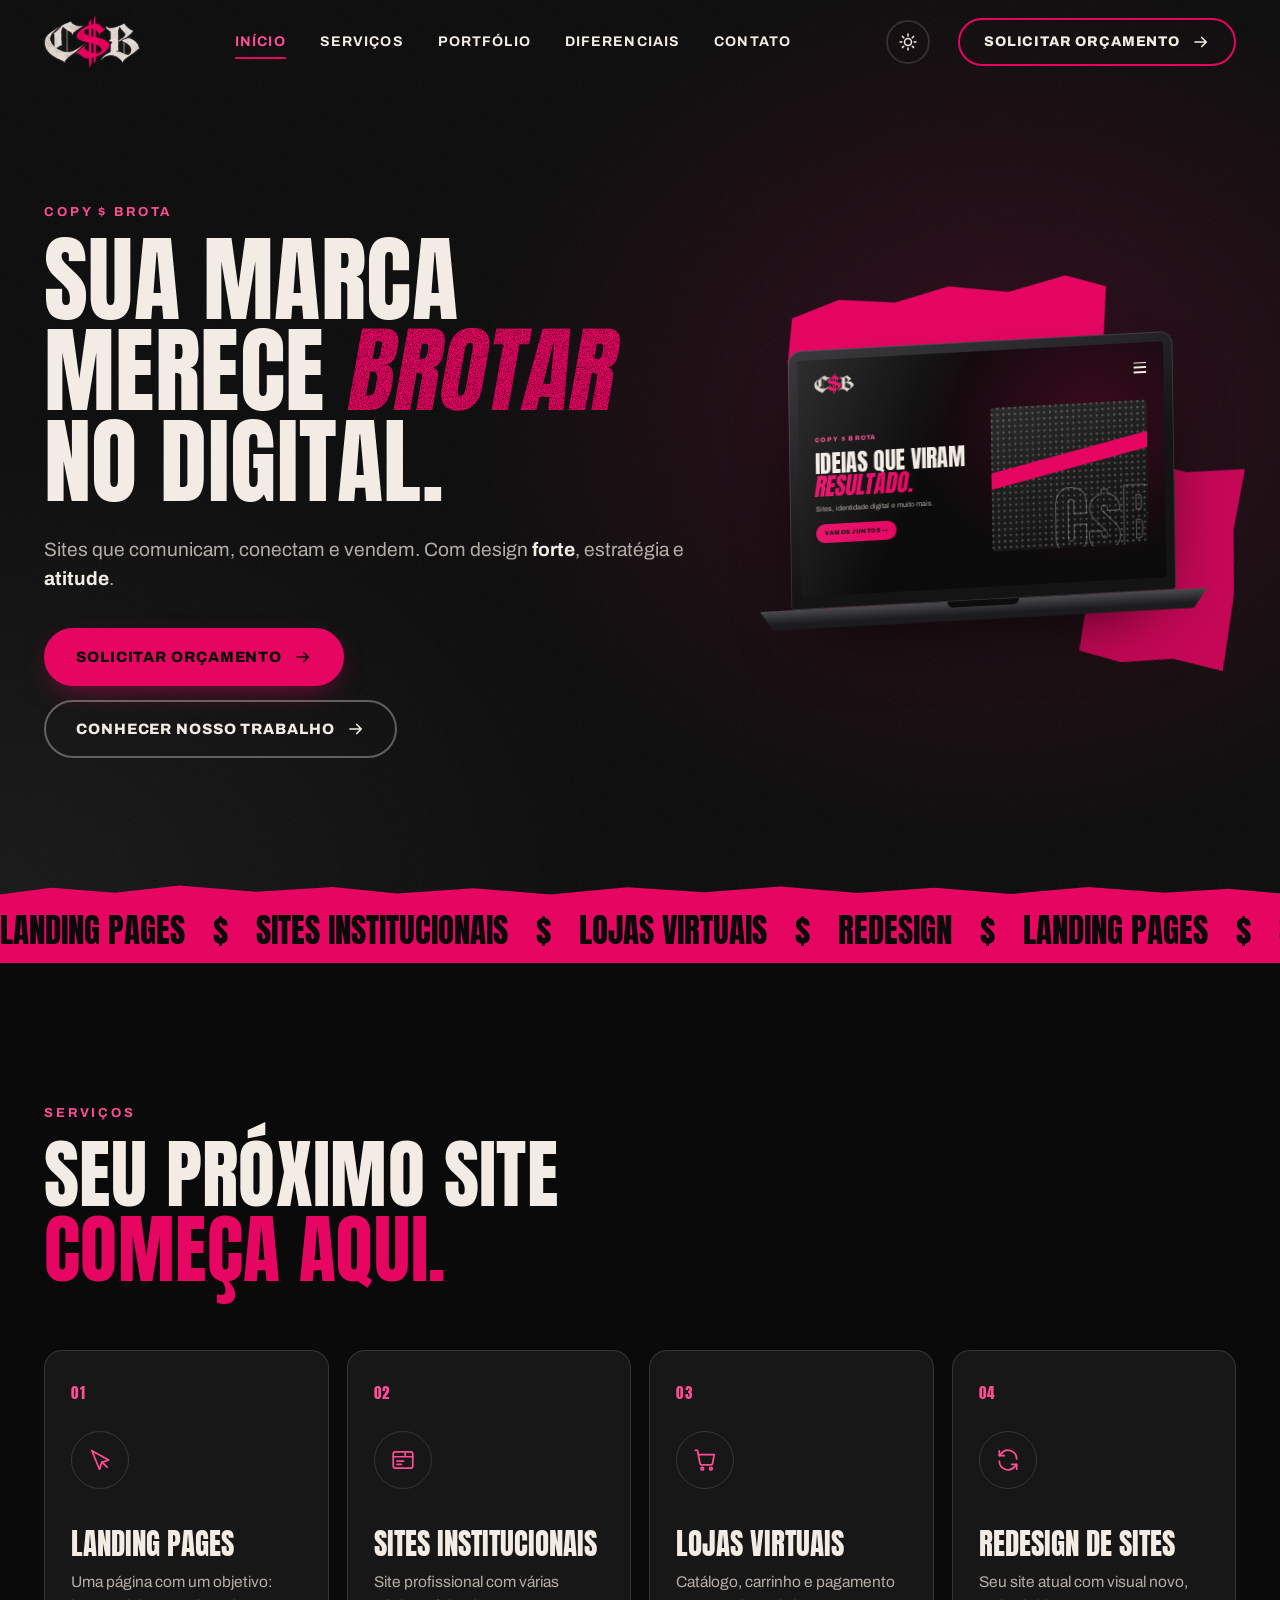
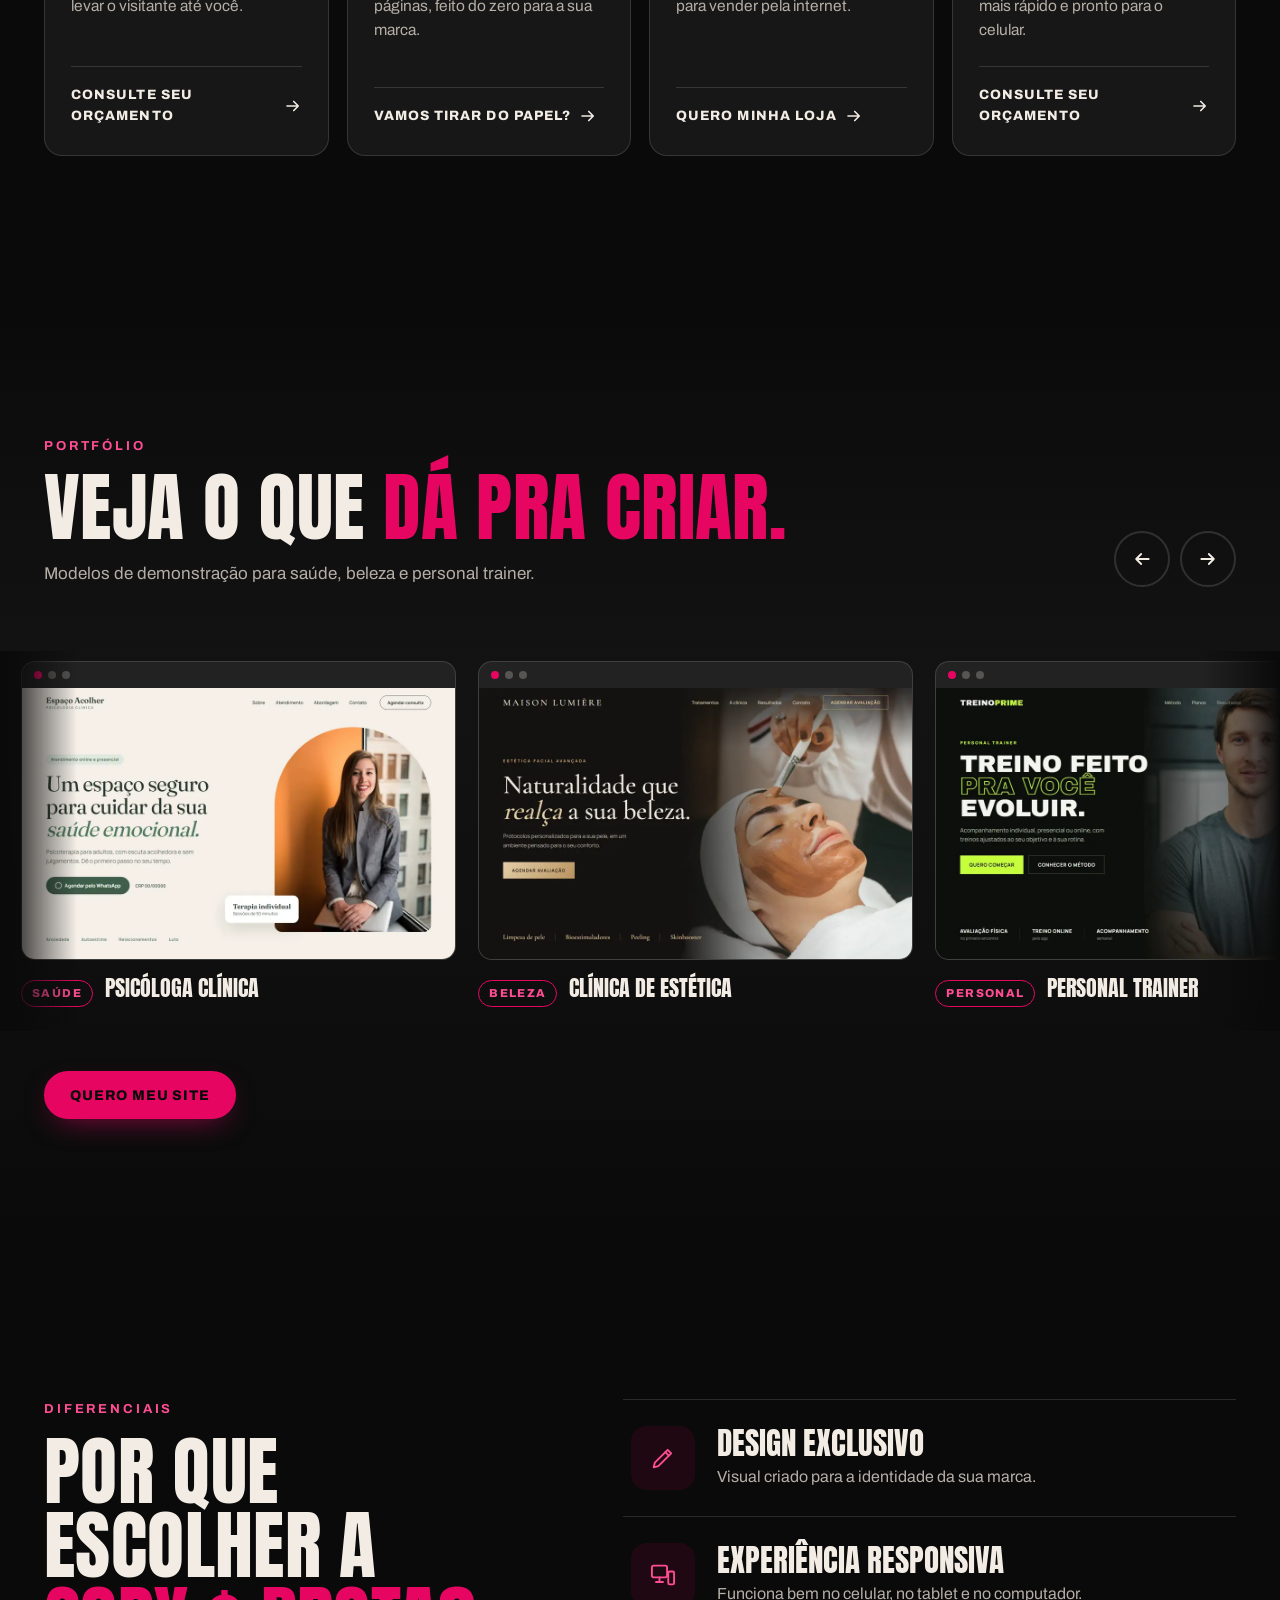
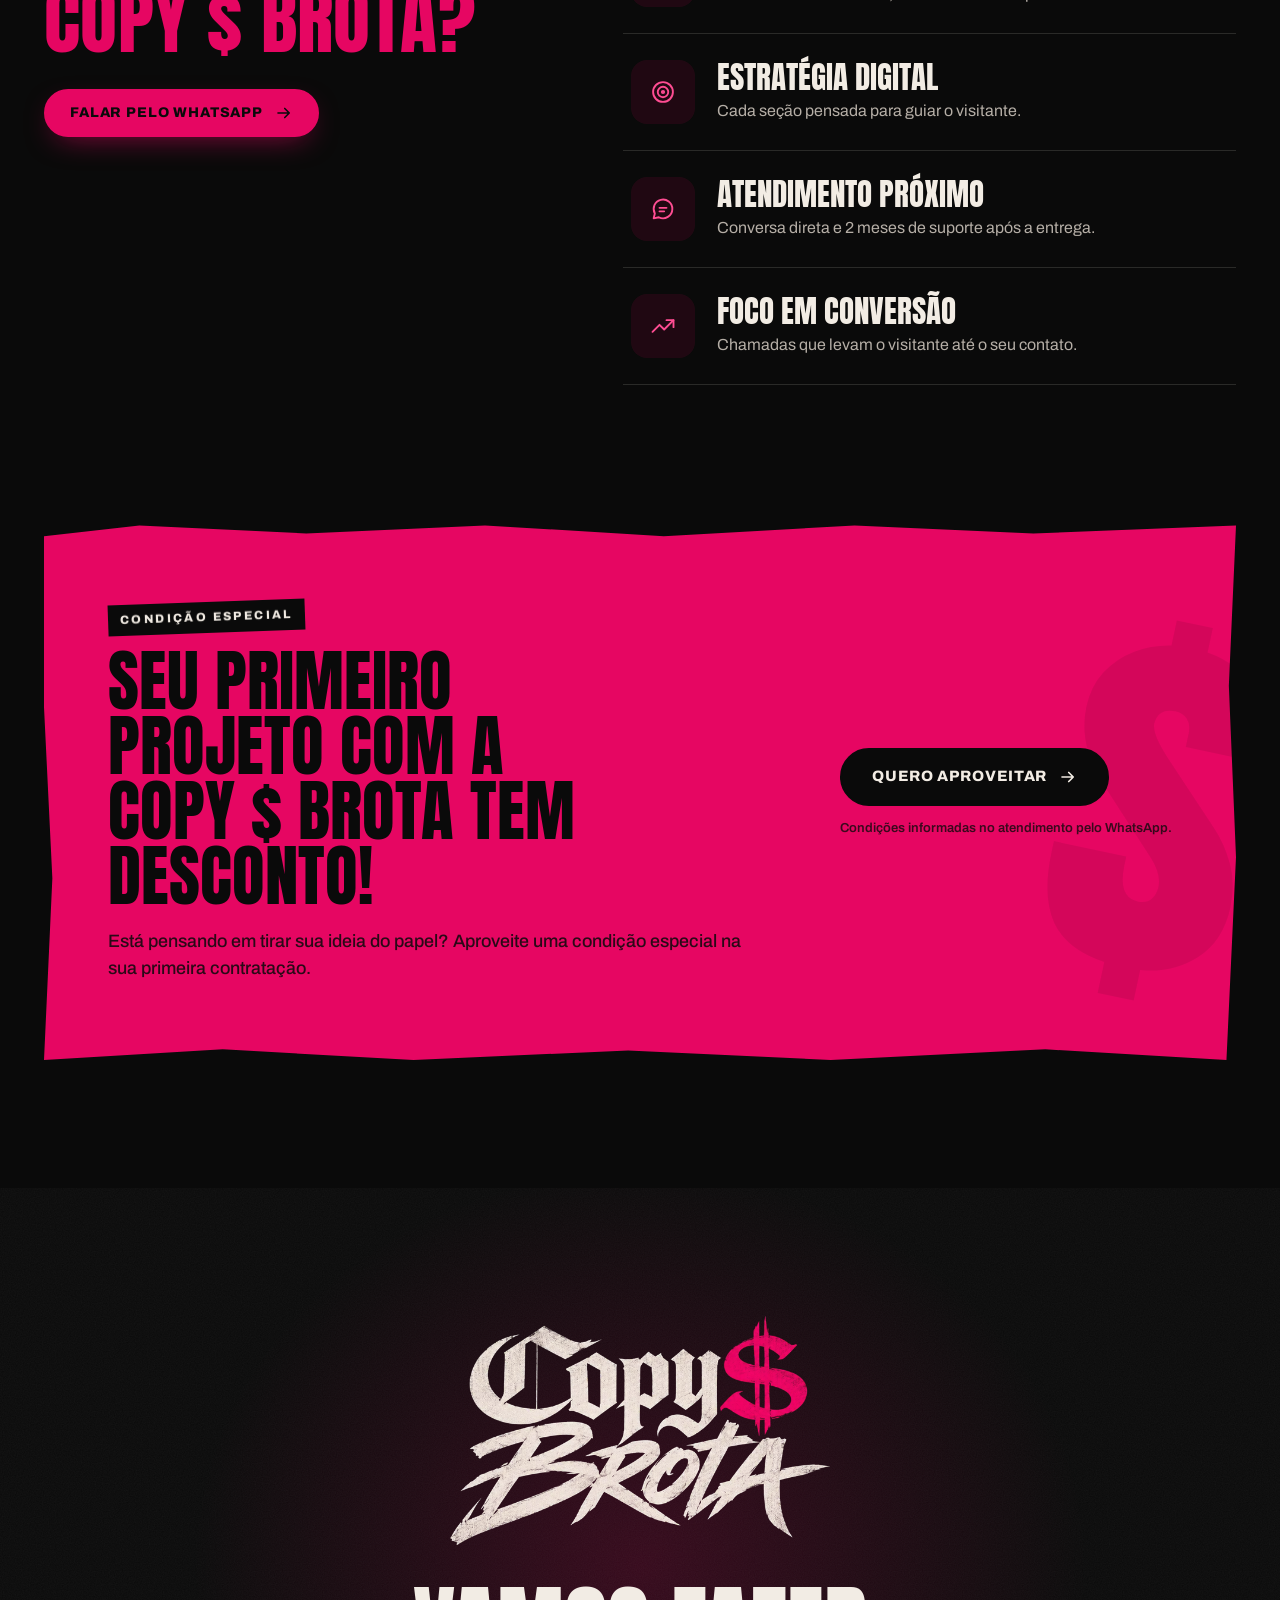
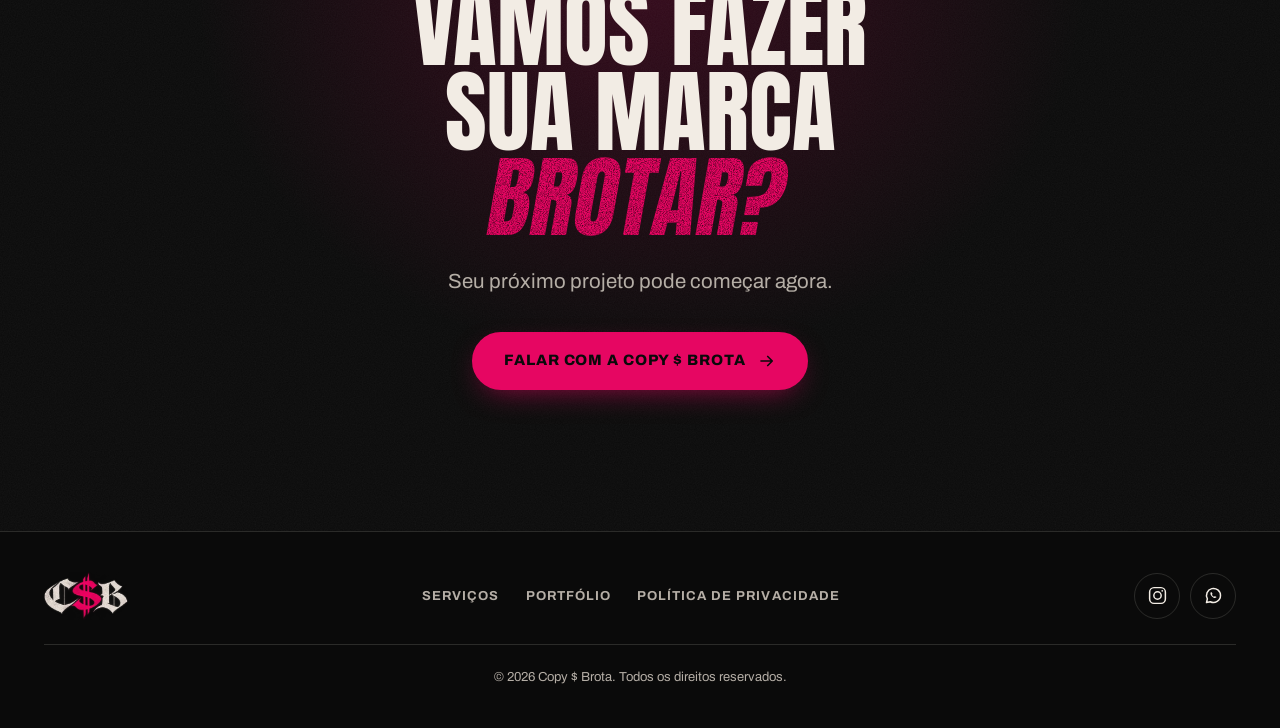
<file: index.html>
<!DOCTYPE html>
<html lang="pt-BR">
<head>
  <meta charset="UTF-8">
  <meta name="viewport" content="width=device-width, initial-scale=1.0">
  <meta name="description" content="Copy $ Brota: criação de sites, landing pages e lojas virtuais com design forte, estratégia e atitude. Solicite seu orçamento pelo WhatsApp.">
  <title>Copy $ Brota — Criação de sites</title>
  <link rel="stylesheet" href="landing-page.css">
</head>
<body style="margin:0;background:#0a0a0a">

  <div id="csb-site">

    <header class="csb-header">
      <div class="csb-wrap csb-header__inner">
        <a href="#csb-inicio" class="csb-logo" aria-label="Copy $ Brota — início">
          <!-- LOGO C$B: para trocar, substitua o src pela URL da nova imagem (a 1ª é a do modo escuro, a 2ª a do modo claro) -->
          <img class="csb-logo__on-dark" src="marca/copybrota/copybrota-csb.webp" alt="C$B — Copy $ Brota" width="280" height="163" decoding="async">
          <img class="csb-logo__on-light" src="marca/copybrota/copybrota-csb-escuro.webp" alt="C$B — Copy $ Brota" width="280" height="163" decoding="async">
        </a>

        <nav class="csb-nav" id="csb-nav" aria-label="Navegação principal">
          <a href="#csb-inicio" class="csb-nav__link is-active">Início</a>
          <a href="#csb-servicos" class="csb-nav__link">Serviços</a>
          <a href="#csb-portfolio" class="csb-nav__link">Portfólio</a>
          <a href="#csb-diferenciais" class="csb-nav__link">Diferenciais</a>
          <a href="#csb-contato" class="csb-nav__link">Contato</a>
          <a href="#" class="csb-btn csb-btn--primary csb-nav__cta" data-csb-msg="geral">Solicitar orçamento</a>
        </nav>

        <button type="button" class="csb-theme" aria-label="Ativar modo claro">
          <svg class="csb-theme__sun" viewBox="0 0 24 24" aria-hidden="true"><circle cx="12" cy="12" r="4.2"/><path d="M12 2.5v2.2M12 19.3v2.2M2.5 12h2.2M19.3 12h2.2M5.3 5.3l1.6 1.6M17.1 17.1l1.6 1.6M5.3 18.7l1.6-1.6M17.1 6.9l1.6-1.6"/></svg>
          <svg class="csb-theme__moon" viewBox="0 0 24 24" aria-hidden="true"><path d="M20 14.5A8 8 0 1 1 9.5 4a6.5 6.5 0 0 0 10.5 10.5z"/></svg>
        </button>

        <a href="#" class="csb-btn csb-btn--outline csb-header__cta" data-csb-msg="geral">
          Solicitar orçamento
          <svg class="csb-arrow" viewBox="0 0 24 24" aria-hidden="true"><path d="M4 12h15m-6-6 6 6-6 6"/></svg>
        </a>

        <button type="button" class="csb-burger" aria-expanded="false" aria-controls="csb-nav" aria-label="Abrir menu">
          <span></span><span></span><span></span>
        </button>
      </div>
    </header>

    <main>
      <section class="csb-hero" id="csb-inicio" aria-labelledby="csb-hero-title">
        <div class="csb-wrap csb-hero__inner">
          <div class="csb-hero__copy">
            <p class="csb-eyebrow csb-hero__eyebrow">Copy $ Brota</p>
            <h1 class="csb-hero__title" id="csb-hero-title">
              <span class="csb-line"><span>Sua marca</span></span>
              <span class="csb-line"><span>merece <em class="csb-accent csb-hero__accent">brotar</em></span></span>
              <span class="csb-line"><span>no digital.</span></span>
            </h1>
            <p class="csb-hero__text">Sites que comunicam, conectam e vendem. Com design <strong>forte</strong>, estratégia e <strong>atitude</strong>.</p>
            <div class="csb-hero__actions">
              <a href="#" class="csb-btn csb-btn--primary csb-btn--lg" data-csb-msg="geral">
                Solicitar orçamento
                <svg class="csb-arrow" viewBox="0 0 24 24" aria-hidden="true"><path d="M4 12h15m-6-6 6 6-6 6"/></svg>
              </a>
              <a href="#csb-portfolio" class="csb-btn csb-btn--ghost csb-btn--lg">
                Conhecer nosso trabalho
                <svg class="csb-arrow" viewBox="0 0 24 24" aria-hidden="true"><path d="M4 12h15m-6-6 6 6-6 6"/></svg>
              </a>
            </div>
          </div>

          <div class="csb-hero__visual" aria-hidden="true">
            <span class="csb-shape csb-shape--a" data-csb-depth="18"></span>
            <span class="csb-shape csb-shape--b" data-csb-depth="-12"></span>
            <div class="csb-device" data-csb-depth="8">
              <div class="csb-laptop">
                <div class="csb-laptop__lid">
                  <div class="csb-laptop__screen">
                    <div class="csb-mini">
                      <div class="csb-mini__bar">
                        <img src="marca/copybrota/copybrota-csb.webp" alt="" width="280" height="163" decoding="async">
                        <span class="csb-mini__menu"><i></i><i></i><i></i></span>
                      </div>
                      <div class="csb-mini__body">
                        <div class="csb-mini__copy">
                          <span class="csb-mini__tag">Copy $ Brota</span>
                          <span class="csb-mini__title">Ideias que viram <em>resultado.</em></span>
                          <span class="csb-mini__sub">Sites, identidade digital e muito mais.</span>
                          <span class="csb-mini__btn">Vamos juntos →</span>
                        </div>
                        <div class="csb-mini__art"><i></i></div>
                      </div>
                    </div>
                    <span class="csb-laptop__glare"></span>
                  </div>
                </div>
                <div class="csb-laptop__base"></div>
              </div>
            </div>
          </div>
        </div>
      </section>

      <div class="csb-marquee" aria-hidden="true">
        <div class="csb-marquee__track">
          <div class="csb-marquee__group"><span>Landing pages</span><b>$</b><span>Sites institucionais</span><b>$</b><span>Lojas virtuais</span><b>$</b><span>Redesign</span><b>$</b><span>Landing pages</span><b>$</b><span>Sites institucionais</span><b>$</b><span>Lojas virtuais</span><b>$</b><span>Redesign</span><b>$</b><span>Landing pages</span><b>$</b><span>Sites institucionais</span><b>$</b><span>Lojas virtuais</span><b>$</b><span>Redesign</span><b>$</b></div>
          <div class="csb-marquee__group"><span>Landing pages</span><b>$</b><span>Sites institucionais</span><b>$</b><span>Lojas virtuais</span><b>$</b><span>Redesign</span><b>$</b><span>Landing pages</span><b>$</b><span>Sites institucionais</span><b>$</b><span>Lojas virtuais</span><b>$</b><span>Redesign</span><b>$</b><span>Landing pages</span><b>$</b><span>Sites institucionais</span><b>$</b><span>Lojas virtuais</span><b>$</b><span>Redesign</span><b>$</b></div>
        </div>
      </div>

      <section class="csb-section csb-services" id="csb-servicos" aria-labelledby="csb-servicos-title">
        <div class="csb-wrap">
          <div class="csb-head csb-reveal">
            <p class="csb-eyebrow">Serviços</p>
            <h2 class="csb-title" id="csb-servicos-title">Seu próximo site <span class="csb-pink">começa aqui.</span></h2>
          </div>

          <div class="csb-services__grid">
            <article class="csb-service csb-reveal">
              <span class="csb-service__num">01</span>
              <span class="csb-service__icon" aria-hidden="true"><svg viewBox="0 0 24 24"><path d="M4.5 3.5l7 17 2.2-6.3 6.3-2.2z"/><path d="M13.7 13.7l4.8 4.8"/></svg></span>
              <h3 class="csb-service__title">Landing pages</h3>
              <p class="csb-service__text">Uma página com um objetivo: levar o visitante até você.</p>
              <a href="#" class="csb-service__cta" data-csb-msg="landing">Consulte seu orçamento <svg class="csb-arrow" viewBox="0 0 24 24" aria-hidden="true"><path d="M4 12h15m-6-6 6 6-6 6"/></svg></a>
            </article>

            <article class="csb-service csb-reveal">
              <span class="csb-service__num">02</span>
              <span class="csb-service__icon" aria-hidden="true"><svg viewBox="0 0 24 24"><rect x="3" y="4.5" width="18" height="15" rx="2"/><path d="M3 9h18M14 4.5V9M6.5 13h6M6.5 16h4"/></svg></span>
              <h3 class="csb-service__title">Sites institucionais</h3>
              <p class="csb-service__text">Site profissional com várias páginas, feito do zero para a sua marca.</p>
              <a href="#" class="csb-service__cta" data-csb-msg="site">Vamos tirar do papel? <svg class="csb-arrow" viewBox="0 0 24 24" aria-hidden="true"><path d="M4 12h15m-6-6 6 6-6 6"/></svg></a>
            </article>

            <article class="csb-service csb-reveal">
              <span class="csb-service__num">03</span>
              <span class="csb-service__icon" aria-hidden="true"><svg viewBox="0 0 24 24"><path d="M3 3h2l2.4 12.2a1.5 1.5 0 0 0 1.5 1.2h8.6a1.5 1.5 0 0 0 1.5-1.2L20.5 7H6"/><circle cx="9.5" cy="20" r="1.2"/><circle cx="17.5" cy="20" r="1.2"/></svg></span>
              <h3 class="csb-service__title">Lojas virtuais</h3>
              <p class="csb-service__text">Catálogo, carrinho e pagamento para vender pela internet.</p>
              <a href="#" class="csb-service__cta" data-csb-msg="ecommerce">Quero minha loja <svg class="csb-arrow" viewBox="0 0 24 24" aria-hidden="true"><path d="M4 12h15m-6-6 6 6-6 6"/></svg></a>
            </article>

            <article class="csb-service csb-reveal">
              <span class="csb-service__num">04</span>
              <span class="csb-service__icon" aria-hidden="true"><svg viewBox="0 0 24 24"><path d="M20 11a8 8 0 0 0-14.3-4.9L4 8"/><path d="M4 3.5V8h4.5"/><path d="M4 13a8 8 0 0 0 14.3 4.9L20 16"/><path d="M20 20.5V16h-4.5"/></svg></span>
              <h3 class="csb-service__title">Redesign de sites</h3>
              <p class="csb-service__text">Seu site atual com visual novo, mais rápido e pronto para o celular.</p>
              <a href="#" class="csb-service__cta" data-csb-msg="redesign">Consulte seu orçamento <svg class="csb-arrow" viewBox="0 0 24 24" aria-hidden="true"><path d="M4 12h15m-6-6 6 6-6 6"/></svg></a>
            </article>
          </div>
        </div>
      </section>

      <section class="csb-section csb-portfolio" id="csb-portfolio" aria-labelledby="csb-portfolio-title">
        <div class="csb-wrap">
          <div class="csb-head csb-head--row csb-reveal">
            <div>
              <p class="csb-eyebrow">Portfólio</p>
              <h2 class="csb-title" id="csb-portfolio-title">Veja o que <span class="csb-pink">dá pra criar.</span></h2>
              <p class="csb-head__text">Modelos de demonstração para saúde, beleza e personal trainer.</p>
            </div>
            <div class="csb-carousel__arrows">
              <button type="button" class="csb-arrowbtn" data-csb-prev aria-label="Projeto anterior"><svg viewBox="0 0 24 24" aria-hidden="true"><path d="M20 12H5m6-6-6 6 6 6"/></svg></button>
              <button type="button" class="csb-arrowbtn" data-csb-next aria-label="Próximo projeto"><svg viewBox="0 0 24 24" aria-hidden="true"><path d="M4 12h15m-6-6 6 6-6 6"/></svg></button>
            </div>
          </div>
        </div>

        <div class="csb-carousel csb-reveal" role="region" aria-roledescription="carrossel" aria-label="Portfólio">
          <div class="csb-carousel__viewport" tabindex="0">
            <!-- FOTOS DO PORTFÓLIO: para trocar, substitua o src de cada <img> pela URL da nova imagem (960 × 600 px) e ajuste o alt, a etiqueta e o título -->
            <ul class="csb-carousel__track">
              <li class="csb-work">
                <div class="csb-work__frame"><span class="csb-work__dots"><i></i><i></i><i></i></span><img src="portfolio/modelo-psicologia.webp" alt="Modelo de site para psicóloga" width="960" height="600" loading="lazy" decoding="async"></div>
                <div class="csb-work__info"><span class="csb-work__tag">Saúde</span><h3 class="csb-work__title">Psicóloga clínica</h3></div>
              </li>
              <li class="csb-work">
                <div class="csb-work__frame"><span class="csb-work__dots"><i></i><i></i><i></i></span><img src="portfolio/modelo-estetica.webp" alt="Modelo de site para clínica de estética facial" width="960" height="600" loading="lazy" decoding="async"></div>
                <div class="csb-work__info"><span class="csb-work__tag">Beleza</span><h3 class="csb-work__title">Clínica de estética</h3></div>
              </li>
              <li class="csb-work">
                <div class="csb-work__frame"><span class="csb-work__dots"><i></i><i></i><i></i></span><img src="portfolio/modelo-personal.webp" alt="Modelo de site para personal trainer" width="960" height="600" loading="lazy" decoding="async"></div>
                <div class="csb-work__info"><span class="csb-work__tag">Personal</span><h3 class="csb-work__title">Personal trainer</h3></div>
              </li>
              <li class="csb-work">
                <div class="csb-work__frame"><span class="csb-work__dots"><i></i><i></i><i></i></span><img src="portfolio/modelo-nutricao.webp" alt="Modelo de site para nutricionista" width="960" height="600" loading="lazy" decoding="async"></div>
                <div class="csb-work__info"><span class="csb-work__tag">Saúde</span><h3 class="csb-work__title">Nutricionista</h3></div>
              </li>
              <li class="csb-work">
                <div class="csb-work__frame"><span class="csb-work__dots"><i></i><i></i><i></i></span><img src="portfolio/modelo-laser.webp" alt="Modelo de landing page para depilação a laser" width="960" height="600" loading="lazy" decoding="async"></div>
                <div class="csb-work__info"><span class="csb-work__tag">Beleza</span><h3 class="csb-work__title">Depilação a laser</h3></div>
              </li>
              <li class="csb-work">
                <div class="csb-work__frame"><span class="csb-work__dots"><i></i><i></i><i></i></span><img src="portfolio/modelo-estudio.webp" alt="Modelo de site para estúdio de treino funcional" width="960" height="600" loading="lazy" decoding="async"></div>
                <div class="csb-work__info"><span class="csb-work__tag">Personal</span><h3 class="csb-work__title">Estúdio funcional</h3></div>
              </li>
            </ul>
          </div>
        </div>

        <div class="csb-wrap">
          <div class="csb-portfolio__links csb-reveal">
            <a href="#" class="csb-btn csb-btn--primary" data-csb-msg="geral">Quero meu site</a>
          </div>
        </div>
      </section>

      <section class="csb-section csb-why" id="csb-diferenciais" aria-labelledby="csb-why-title">
        <div class="csb-wrap csb-why__inner">
          <div class="csb-why__head csb-reveal">
            <p class="csb-eyebrow">Diferenciais</p>
            <h2 class="csb-title" id="csb-why-title">Por que escolher a <span class="csb-pink">Copy&nbsp;$&nbsp;Brota?</span></h2>
            <a href="#" class="csb-btn csb-btn--primary" data-csb-msg="geral">
              Falar pelo WhatsApp
              <svg class="csb-arrow" viewBox="0 0 24 24" aria-hidden="true"><path d="M4 12h15m-6-6 6 6-6 6"/></svg>
            </a>
          </div>

          <ul class="csb-why__list">
            <li class="csb-why__item csb-reveal">
              <span class="csb-why__icon" aria-hidden="true"><svg viewBox="0 0 24 24"><path d="M4 20l4-1 11-11-3-3L5 16z"/><path d="M14 7l3 3"/></svg></span>
              <h3 class="csb-why__title">Design exclusivo</h3>
              <p class="csb-why__text">Visual criado para a identidade da sua marca.</p>
            </li>
            <li class="csb-why__item csb-reveal">
              <span class="csb-why__icon" aria-hidden="true"><svg viewBox="0 0 24 24"><rect x="2.5" y="4" width="13" height="10" rx="1.5"/><path d="M6 18h6M9 14v4"/><rect x="16.5" y="9" width="5" height="11" rx="1.2"/></svg></span>
              <h3 class="csb-why__title">Experiência responsiva</h3>
              <p class="csb-why__text">Funciona bem no celular, no tablet e no computador.</p>
            </li>
            <li class="csb-why__item csb-reveal">
              <span class="csb-why__icon" aria-hidden="true"><svg viewBox="0 0 24 24"><circle cx="12" cy="12" r="8.5"/><circle cx="12" cy="12" r="4.5"/><circle cx="12" cy="12" r="1"/></svg></span>
              <h3 class="csb-why__title">Estratégia digital</h3>
              <p class="csb-why__text">Cada seção pensada para guiar o visitante.</p>
            </li>
            <li class="csb-why__item csb-reveal">
              <span class="csb-why__icon" aria-hidden="true"><svg viewBox="0 0 24 24"><path d="M20 12a8 8 0 0 1-11.6 7.1L4 20l1-4.2A8 8 0 1 1 20 12z"/><path d="M9 11h6M9 14h4"/></svg></span>
              <h3 class="csb-why__title">Atendimento próximo</h3>
              <p class="csb-why__text">Conversa direta e 2 meses de suporte após a entrega.</p>
            </li>
            <li class="csb-why__item csb-reveal">
              <span class="csb-why__icon" aria-hidden="true"><svg viewBox="0 0 24 24"><path d="M3 17l6-6 4 4 8-8"/><path d="M15 7h6v6"/></svg></span>
              <h3 class="csb-why__title">Foco em conversão</h3>
              <p class="csb-why__text">Chamadas que levam o visitante até o seu contato.</p>
            </li>
          </ul>
        </div>
      </section>

      <section class="csb-offer" id="csb-oferta" aria-labelledby="csb-offer-title">
        <div class="csb-wrap">
          <div class="csb-offer__box csb-reveal">
            <span class="csb-offer__sign" aria-hidden="true">$</span>
            <div class="csb-offer__copy">
              <p class="csb-offer__eyebrow">Condição especial</p>
              <h2 class="csb-offer__title" id="csb-offer-title">Seu primeiro projeto com a Copy&nbsp;$&nbsp;Brota tem desconto!</h2>
              <p class="csb-offer__text">Está pensando em tirar sua ideia do papel? Aproveite uma condição especial na sua primeira contratação.</p>
            </div>
            <div class="csb-offer__action">
              <a href="#" class="csb-btn csb-btn--dark csb-btn--lg" data-csb-msg="desconto">
                Quero aproveitar
                <svg class="csb-arrow" viewBox="0 0 24 24" aria-hidden="true"><path d="M4 12h15m-6-6 6 6-6 6"/></svg>
              </a>
              <p class="csb-offer__note">Condições informadas no atendimento pelo WhatsApp.</p>
            </div>
          </div>
        </div>
      </section>

      <section class="csb-final" id="csb-contato" aria-labelledby="csb-final-title">
        <div class="csb-wrap csb-final__inner">
          <!-- LOGO COMPLETA: para trocar, substitua o src pela URL da nova imagem -->
          <img class="csb-final__logo csb-reveal" src="marca/copybrota/copybrota-logo-completa.webp" alt="Copy $ Brota" width="640" height="385" loading="lazy" decoding="async">
          <h2 class="csb-final__title csb-reveal" id="csb-final-title">Vamos fazer sua marca <em class="csb-accent">brotar?</em></h2>
          <p class="csb-final__text csb-reveal">Seu próximo projeto pode começar agora.</p>
          <a href="#" class="csb-btn csb-btn--primary csb-btn--lg csb-reveal" data-csb-msg="geral">
            Falar com a Copy&nbsp;$&nbsp;Brota
            <svg class="csb-arrow" viewBox="0 0 24 24" aria-hidden="true"><path d="M4 12h15m-6-6 6 6-6 6"/></svg>
          </a>
        </div>
      </section>
    </main>

    <footer class="csb-footer">
      <div class="csb-wrap csb-footer__inner">
        <a href="#csb-inicio" class="csb-logo csb-footer__logo" aria-label="Copy $ Brota — voltar ao início">
          <img src="marca/copybrota/copybrota-csb.webp" alt="C$B — Copy $ Brota" width="280" height="163" loading="lazy" decoding="async">
        </a>

        <nav class="csb-footer__nav" aria-label="Navegação do rodapé">
          <a href="#csb-servicos">Serviços</a>
          <a href="#csb-portfolio">Portfólio</a>
          <!-- LINK: ajuste se o endereço da política no WordPress for outro -->
          <a href="/politica-de-privacidade/">Política de Privacidade</a>
        </nav>

        <div class="csb-footer__social">
          <a href="#" class="csb-social" data-csb-instagram target="_blank" rel="noopener noreferrer" aria-label="Instagram da Copy $ Brota" hidden>
            <svg viewBox="0 0 24 24" aria-hidden="true"><rect x="3" y="3" width="18" height="18" rx="5"/><circle cx="12" cy="12" r="4.2"/><circle cx="17.4" cy="6.6" r="1" class="csb-fill"/></svg>
          </a>
          <a href="#" class="csb-social" data-csb-msg="geral" aria-label="WhatsApp da Copy $ Brota">
            <svg viewBox="0 0 24 24" aria-hidden="true"><path d="M20 12a8 8 0 0 1-11.6 7.1L4 20l1-4.2A8 8 0 1 1 20 12z"/><path d="M9.2 8.6c.3-.5.8-.5 1-.1l.6 1.4c.1.3 0 .6-.2.8l-.4.4c.5 1 1.3 1.8 2.3 2.3l.4-.4c.2-.2.5-.3.8-.2l1.4.6c.4.2.4.7-.1 1-.9.7-2 .7-3.3-.1a8 8 0 0 1-2.6-2.6c-.8-1.3-.8-2.4-.1-3.3z" class="csb-fill"/></svg>
          </a>
        </div>

        <p class="csb-footer__copy">© <span data-csb-year>2026</span> Copy $ Brota. Todos os direitos reservados.</p>
      </div>
    </footer>

    <a href="#" class="csb-float" data-csb-msg="geral" aria-label="Conversar com a Copy $ Brota pelo WhatsApp">
      <svg viewBox="0 0 24 24" aria-hidden="true"><path d="M20 12a8 8 0 0 1-11.6 7.1L4 20l1-4.2A8 8 0 1 1 20 12z"/><path d="M9.2 8.6c.3-.5.8-.5 1-.1l.6 1.4c.1.3 0 .6-.2.8l-.4.4c.5 1 1.3 1.8 2.3 2.3l.4-.4c.2-.2.5-.3.8-.2l1.4.6c.4.2.4.7-.1 1-.9.7-2 .7-3.3-.1a8 8 0 0 1-2.6-2.6c-.8-1.3-.8-2.4-.1-3.3z" class="csb-fill"/></svg>
    </a>

  </div><!-- /#csb-site -->

  <script src="landing-page.js"></script>
</body>
</html>
</file>
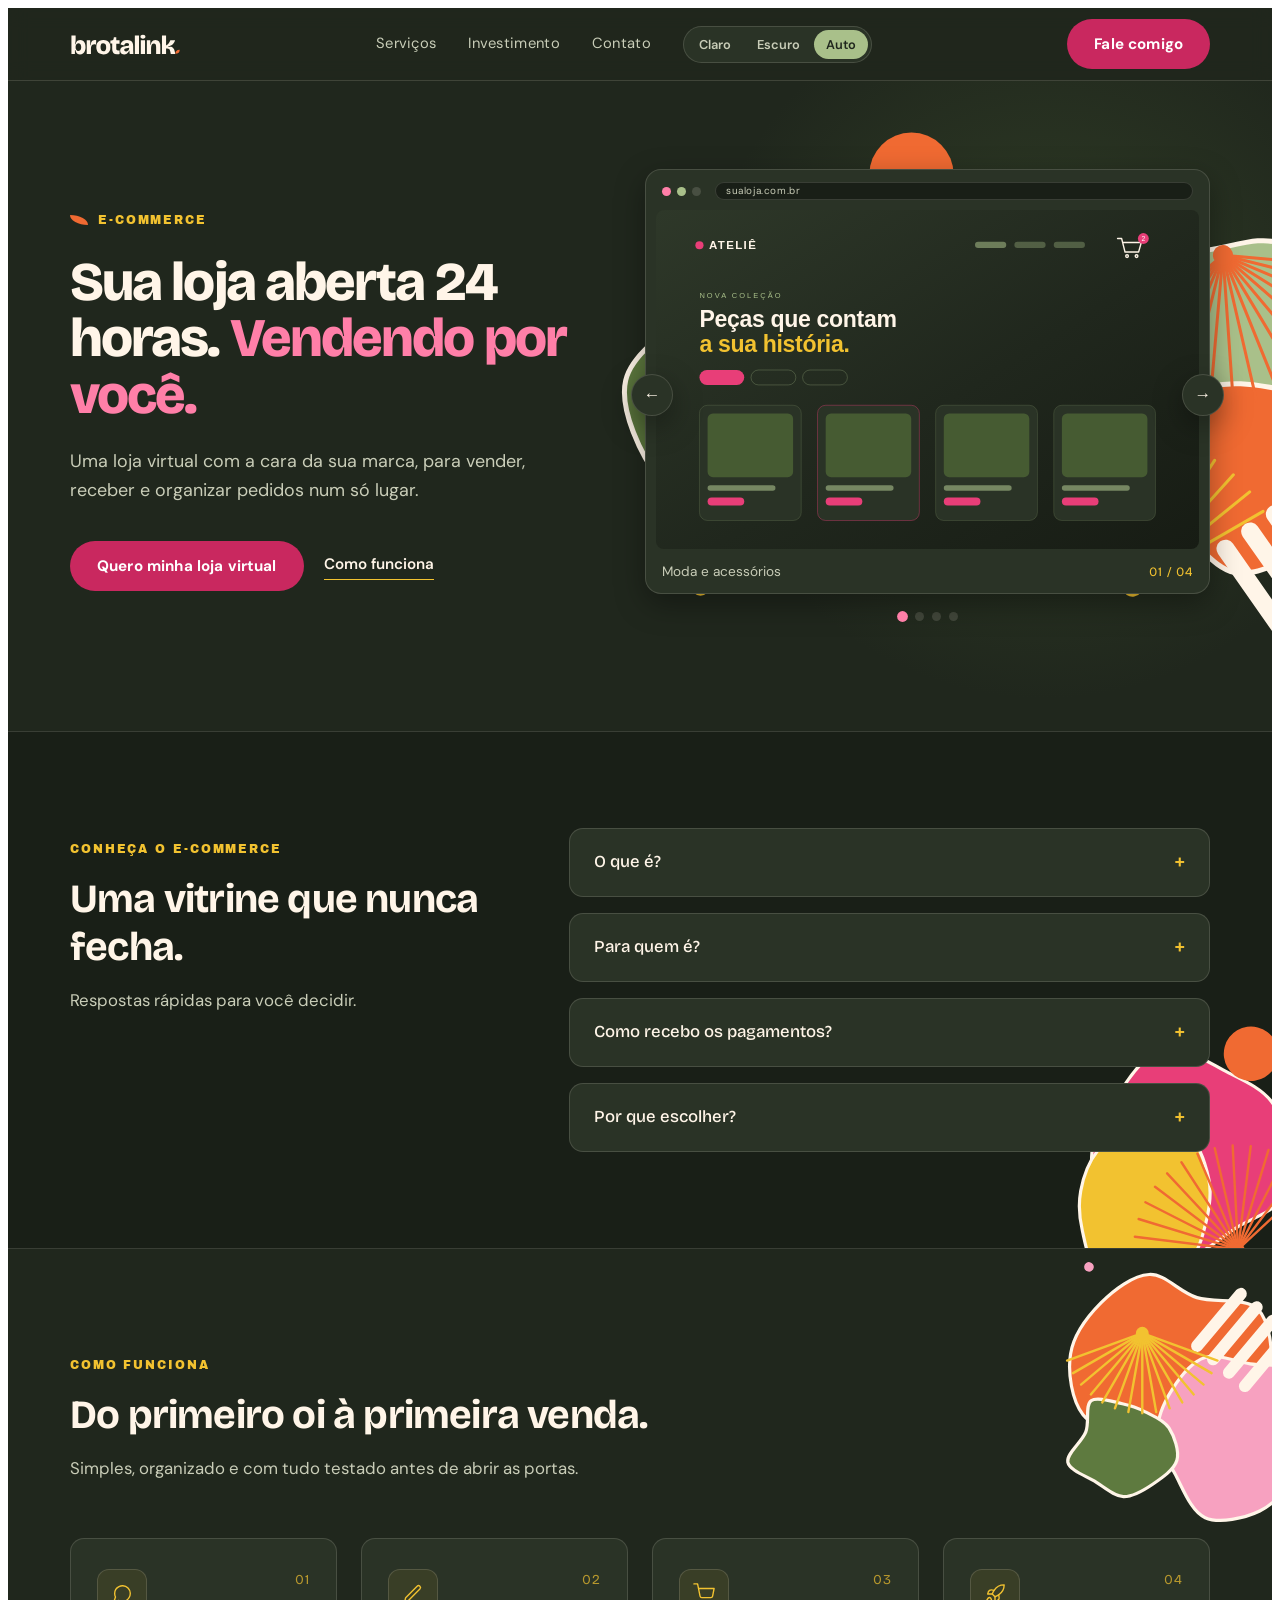
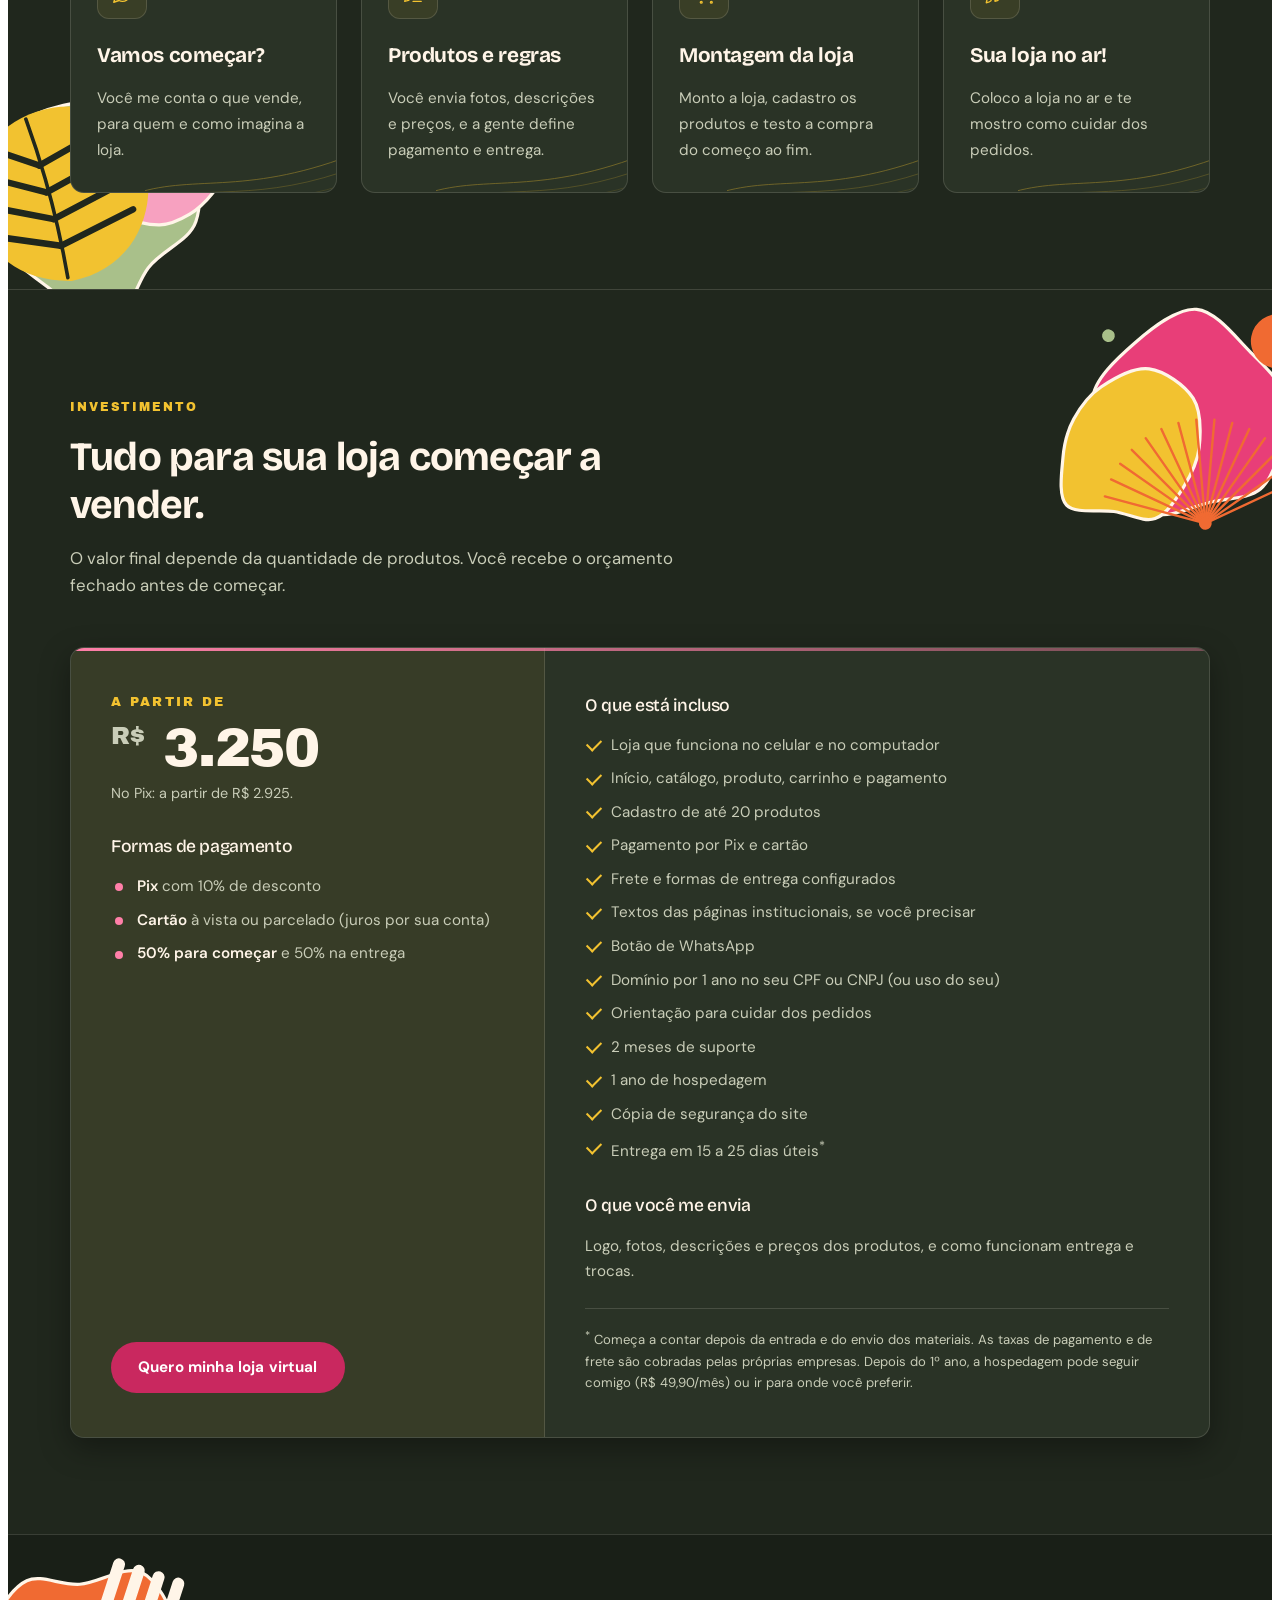
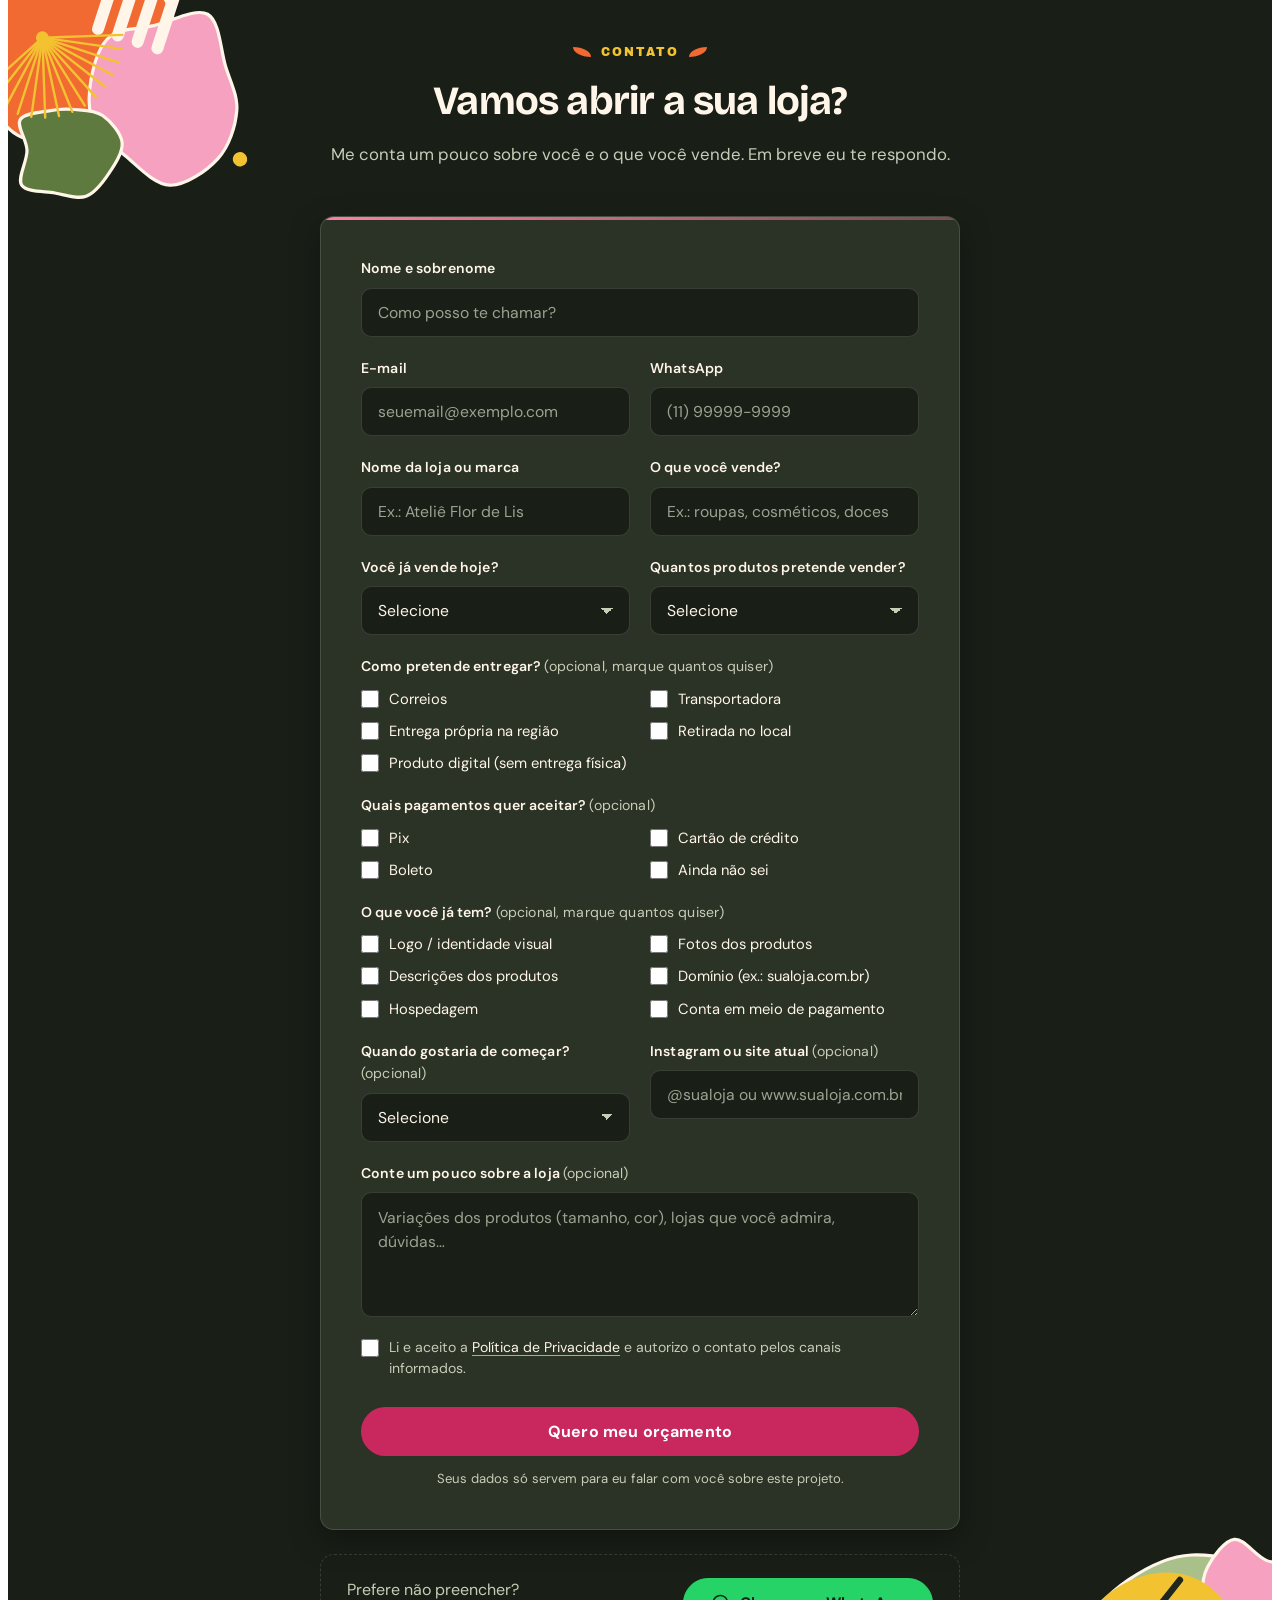
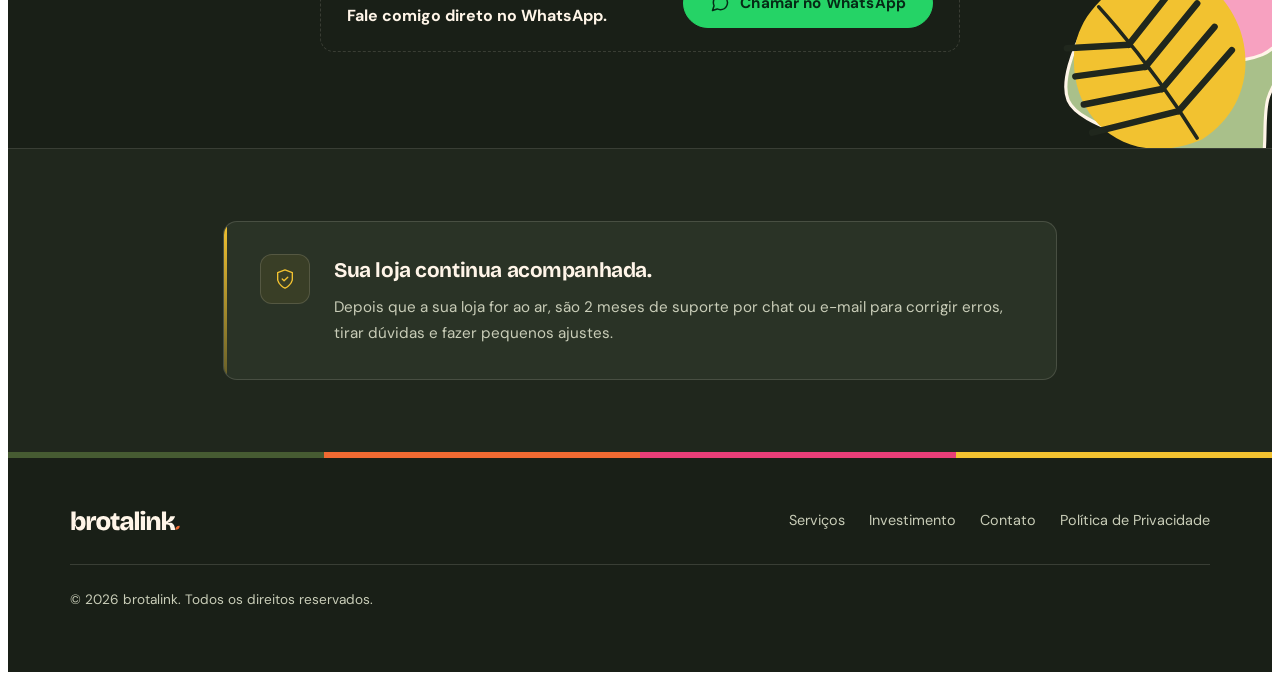
<file: s-ecommerce/ecommerce.html>
<!DOCTYPE html>
<html lang="pt-BR">
<head>
  <meta charset="UTF-8">
  <meta name="viewport" content="width=device-width, initial-scale=1.0">
  <meta name="description" content="E-commerce sob medida para vender seus produtos pela internet. brotalink.">
  <title>brotalink — E-commerce</title>

  <!-- Prévia local: os arquivos ficam na mesma pasta.
       Para publicar no Elementor, use elementor-ecommerce.html (gerado por build-elementor.py). -->
  <link rel="stylesheet" href="ecommerce.css">
</head>
<body>

<!-- ============================================================
     Para o widget HTML do Elementor, cole o conteúdo de
     elementor-ecommerce.html (CSS, JS e imagens embutidos).
     Todo o conteúdo está dentro de #ws-ecommerce-page.
     ============================================================ -->
<div id="ws-ecommerce-page" data-ws-theme="light">

  <!-- ==========================================================
       SEÇÃO 1 — HEADER
       ========================================================== -->
  <header class="ws-header">
    <div class="ws-container ws-header__inner">
      <a href="#" class="ws-brand" aria-label="brotalink — início">
        <svg class="ws-brand__logo" viewBox="0 -1.0 425.3 80.0" aria-hidden="true" focusable="false"><path fill="currentColor" d="M38.4 77.4Q33.6 77.4 29.9 75.5Q26.3 73.5 24 69.7Q21.6 65.9 20.8 60.2H19.1L18.9 76H5.5V52V4.6H21.7V21.5Q21.7 24 21.3 26.8Q21 29.5 20.5 32.6Q20 35.6 19.3 38.8H21.3Q22.5 33.2 24.8 29.4Q27.1 25.7 30.6 23.8Q34.1 21.9 38.8 21.9Q45.2 21.9 49.9 25.2Q54.6 28.5 57.2 34.7Q59.8 40.9 59.8 49.7Q59.8 58.5 57.2 64.6Q54.5 70.8 49.7 74.1Q44.9 77.4 38.4 77.4ZM32.5 64.4Q35.7 64.4 38.1 62.5Q40.5 60.7 41.8 57.3Q43.1 54 43.1 49.7Q43.1 45.3 41.9 42Q40.6 38.7 38.4 36.8Q36.1 34.9 32.8 34.9Q30.8 34.9 29.1 35.7Q27.4 36.4 26 37.7Q24.7 39 23.7 40.7Q22.7 42.4 22.1 44.5Q21.6 46.5 21.6 48.8V50.5Q21.6 53 22.3 55.5Q22.9 58 24.3 60Q25.7 62 27.7 63.2Q29.8 64.4 32.5 64.4Z M64.4 76V50.4V23.2H77.8L78 41.9H79.7Q80.4 34.6 82.3 30.2Q84.2 25.9 87.6 23.9Q90.9 22 95.8 22Q96.9 22 98.1 22.2Q99.3 22.4 100.8 22.8L100.2 40.2Q98.4 39.3 96.5 38.9Q94.5 38.6 93 38.6Q89.3 38.6 86.6 40.2Q84 41.7 82.5 44.9Q81 48.1 80.6 52.9V76Z M128.2 77.4Q120.3 77.4 114.2 74.3Q108.1 71.2 104.7 65Q101.2 58.9 101.2 49.6Q101.2 40.1 104.7 34Q108.2 27.8 114.3 24.8Q120.4 21.8 128.3 21.8Q136.3 21.8 142.4 24.9Q148.5 28 151.9 34.1Q155.4 40.3 155.4 49.6Q155.4 59.2 151.8 65.3Q148.3 71.5 142.1 74.5Q135.9 77.4 128.2 77.4ZM128.7 65.6Q132.1 65.6 134.5 64Q136.8 62.3 137.9 58.9Q139.1 55.5 139.1 50.6Q139.1 45.3 137.8 41.7Q136.6 38.1 134.1 36.1Q131.6 34.2 127.9 34.2Q124.5 34.2 122.2 35.9Q119.8 37.5 118.6 40.9Q117.5 44.3 117.5 49.4Q117.5 57.4 120.4 61.5Q123.3 65.6 128.7 65.6Z M180.6 77.3Q171.2 77.3 166.8 72.4Q162.4 67.5 162.4 56.8V35.8H155.3L155.5 23.9H159.5Q163.6 23.7 165.5 22.1Q167.4 20.5 167.8 16.9L168.8 11.4H178V23.2H190.6V36.3H178V55.9Q178 59.4 179.7 61Q181.4 62.6 184.6 62.6Q186.4 62.6 188 62.2Q189.7 61.8 190.8 61.1V75.8Q187.7 76.8 185.1 77Q182.5 77.3 180.6 77.3Z M208.2 77.4Q203.9 77.4 200.4 75.7Q197 74.1 195 70.8Q193 67.5 193 62.6Q193 58 194.8 55Q196.5 52 199.9 50.2Q203.2 48.4 207.6 47.4Q212.1 46.3 217.5 45.4Q221 44.8 223.2 44.3Q225.3 43.8 226.3 42.8Q227.3 41.9 227.3 40.1Q227.3 37.5 225.4 35.8Q223.5 34.1 219.6 34.1Q217 34.1 214.7 35Q212.4 36 210.9 37.9Q209.3 39.9 208.8 42.9L194.5 39.5Q195.5 34.7 197.8 31.4Q200 28 203.4 25.9Q206.8 23.7 211.1 22.8Q215.3 21.8 220.1 21.8Q228 21.8 233.1 24.5Q238.2 27.1 240.6 32.5Q243.1 37.9 243.1 46.2V54.7Q243.1 58.2 243.2 61.7Q243.3 65.3 243.5 68.9Q243.6 72.4 243.9 76H229.8Q229.5 73.3 229.2 70Q228.9 66.6 228.8 63H227.2Q226.1 67 223.4 70.3Q220.8 73.6 217 75.5Q213.1 77.4 208.2 77.4ZM215.3 65.9Q217.1 65.9 219 65.2Q220.8 64.6 222.6 63.3Q224.3 62.1 225.6 60.2Q226.9 58.2 227.5 55.7L227.3 49.3L229.6 49.5Q228 50.8 225.8 51.5Q223.7 52.2 221.3 52.6Q219 53.1 216.7 53.5Q214.4 54 212.6 54.7Q210.8 55.4 209.7 56.6Q208.7 57.8 208.7 59.9Q208.7 62.7 210.5 64.3Q212.4 65.9 215.3 65.9Z M249.5 76V4.6H265.4V76Z M272.5 76V23.2H288.7V76ZM280.6 16.8Q276 16.8 273.6 14.8Q271.1 12.9 271.1 9.2Q271.1 5.4 273.6 3.5Q276 1.5 280.6 1.5Q285.3 1.5 287.8 3.5Q290.2 5.5 290.2 9.2Q290.2 12.8 287.8 14.8Q285.3 16.8 280.6 16.8Z M295.7 76V44.7V23.2H308.9L309 40.3H310.7Q311.8 34.1 314.1 30Q316.4 25.9 320.1 23.8Q323.8 21.8 329 21.8Q338.1 21.8 342.8 28.1Q347.5 34.3 347.5 47.8V76H331.3V49.7Q331.3 42.2 329.2 38.8Q327 35.3 322.7 35.3Q319.1 35.3 316.7 37.5Q314.3 39.8 313.1 43.8Q311.9 47.9 311.9 53.4V76Z M353.8 76V4.5H369.6V43.5Q372.7 41.5 375.2 39.1Q377.7 36.8 379.7 34.2Q381.8 31.5 383.3 28.8Q384.9 26 386 23.2H404.4Q403.2 27.1 401 30.9Q398.7 34.8 395.5 38Q392.3 41.3 387.9 43.7Q383.6 46 378 47.1V48.6Q385 47.3 389.5 48.5Q393.9 49.7 396.6 52.5Q399.2 55.2 400.7 59Q402.1 62.7 403 66.6L405.2 76H387.7L386.6 70Q385.8 65.6 384.7 62.2Q383.5 58.9 381.1 57Q378.8 55.1 374.2 55.1H369.6V76Z"/><path fill="#F06A32" transform="translate(406.22 78.89) rotate(-8) scale(1.3158)" d="M0 -3c0-7 5-11 14-10-1 7-6 11-14 10z"/></svg>
      </a>

      <nav class="ws-nav" aria-label="Navegação principal">
        <a href="#wsec-sobre" class="ws-nav__link">Serviços</a>
        <a href="#wsec-investimento" class="ws-nav__link">Investimento</a>
        <a href="#wsec-contato" class="ws-nav__link">Contato</a>

        <div class="ws-theme" role="group" aria-label="Seleção de tema">
          <button type="button" class="ws-theme__btn" data-ws-theme-choice="light" aria-pressed="false">Claro</button>
          <button type="button" class="ws-theme__btn" data-ws-theme-choice="dark" aria-pressed="false">Escuro</button>
          <button type="button" class="ws-theme__btn" data-ws-theme-choice="auto" aria-pressed="false">Auto</button>
        </div>
      </nav>

      <button type="button" class="ws-menu-toggle" aria-expanded="false" aria-controls="ws-nav" aria-label="Abrir menu">
        <span aria-hidden="true"></span>
      </button>

      <a href="#wsec-contato" class="ws-btn ws-btn--primary ws-header__cta">Fale comigo</a>
    </div>
  </header>

  <!-- ==========================================================
       SEÇÃO 2 — HERO + CARROSSEL
       ========================================================== -->
  <section class="ws-hero" aria-labelledby="wsec-hero-title">
    <div class="ws-container ws-hero__inner">

      <div class="ws-reveal">
        <p class="ws-hero__eyebrow">E-commerce</p>
        <h1 class="ws-hero__title ws-serif" id="wsec-hero-title">Sua loja aberta 24 horas. <em>Vendendo por você.</em></h1>
        <p class="ws-hero__subtitle">Uma loja virtual com a cara da sua marca, para vender, receber e organizar pedidos num só lugar.</p>
        <div class="ws-hero__actions">
          <a href="#wsec-contato" class="ws-btn ws-btn--primary">Quero minha loja virtual</a>
          <a href="#wsec-processo" class="ws-hero__secondary">Como funciona</a>
        </div>
      </div>

      <!-- Carrossel de lojas virtuais.
           Para trocar as imagens futuramente, basta substituir os
           arquivos em assets/ e atualizar o "src" e o "alt" abaixo.
           As legendas ficam em CAROUSEL_CAPTIONS (ecommerce.js). -->
      <div class="ws-carousel ws-reveal" aria-roledescription="carrossel" aria-label="Exemplos de lojas virtuais">
        <div class="ws-carousel__frame">
          <div class="ws-carousel__chrome" aria-hidden="true">
            <i></i><i></i><i></i>
            <span class="ws-carousel__url">sualoja.com.br</span>
          </div>

          <div class="ws-carousel__viewport">
            <div class="ws-carousel__track" data-ws-carousel-track>
              <div class="ws-carousel__slide" role="group" aria-roledescription="slide" aria-label="1 de 4: Loja de moda e acessórios">
                <img src="assets/ecommerce-01.svg" alt="Exemplo de loja virtual de moda, com vitrine de produtos e filtros por categoria" loading="eager" decoding="async">
              </div>
              <div class="ws-carousel__slide" role="group" aria-roledescription="slide" aria-label="2 de 4: Loja de cosméticos e beleza">
                <img src="assets/ecommerce-02.svg" alt="Exemplo de página de produto de cosméticos, com preço, parcelamento e botão de compra" loading="lazy" decoding="async">
              </div>
              <div class="ws-carousel__slide" role="group" aria-roledescription="slide" aria-label="3 de 4: Loja de alimentos e bebidas">
                <img src="assets/ecommerce-03.svg" alt="Exemplo de carrinho de compras de loja de alimentos, com cálculo de frete e resumo do pedido" loading="lazy" decoding="async">
              </div>
              <div class="ws-carousel__slide" role="group" aria-roledescription="slide" aria-label="4 de 4: Loja de artesanato e decoração">
                <img src="assets/ecommerce-04.svg" alt="Exemplo de página inicial de loja de artesanato e decoração, com banner e produtos em destaque" loading="lazy" decoding="async">
              </div>
            </div>
          </div>

          <div class="ws-carousel__caption">
            <p data-ws-carousel-caption>Moda e acessórios</p>
            <span class="ws-carousel__count" data-ws-carousel-count aria-hidden="true">01 / 04</span>
          </div>
        </div>

        <button type="button" class="ws-carousel__arrow ws-carousel__arrow--prev" data-ws-carousel-prev aria-label="Slide anterior">
          <span aria-hidden="true">←</span>
        </button>
        <button type="button" class="ws-carousel__arrow ws-carousel__arrow--next" data-ws-carousel-next aria-label="Próximo slide">
          <span aria-hidden="true">→</span>
        </button>

        <div class="ws-carousel__dots" role="tablist" aria-label="Escolher slide">
          <button type="button" class="ws-carousel__dot" role="tab" aria-selected="true" aria-label="Ir para o slide 1"></button>
          <button type="button" class="ws-carousel__dot" role="tab" aria-selected="false" aria-label="Ir para o slide 2"></button>
          <button type="button" class="ws-carousel__dot" role="tab" aria-selected="false" aria-label="Ir para o slide 3"></button>
          <button type="button" class="ws-carousel__dot" role="tab" aria-selected="false" aria-label="Ir para o slide 4"></button>
        </div>
      </div>

    </div>
  </section>

  <!-- ==========================================================
       SEÇÃO 3 — CONHEÇA O E-COMMERCE
       ========================================================== -->
  <section class="ws-about" id="wsec-sobre" aria-labelledby="wsec-sobre-title">
    <div class="ws-container ws-about__inner">

      <div class="ws-section-head ws-reveal">
        <p class="ws-section-head__eyebrow">Conheça o E-commerce</p>
        <h2 class="ws-section-head__title ws-serif" id="wsec-sobre-title">Uma vitrine que nunca fecha.</h2>
        <p class="ws-section-head__subtitle">Respostas rápidas para você decidir.</p>
      </div>

      <div class="ws-about__faq ws-reveal">
        <details class="ws-faq__item">
          <summary class="ws-faq__question">
            O que é?
            <span class="ws-faq__icon" aria-hidden="true">+</span>
          </summary>
          <div class="ws-faq__answer">
            <p>Uma loja completa: o cliente escolhe, calcula o frete e paga, sem precisar te chamar a cada pedido.</p>
          </div>
        </details>

        <details class="ws-faq__item">
          <summary class="ws-faq__question">
            Para quem é?
            <span class="ws-faq__icon" aria-hidden="true">+</span>
          </summary>
          <div class="ws-faq__answer">
            <p>Para quem já vende no Instagram, no WhatsApp ou em marketplace e quer um canal próprio, e para quem está começando a vender pela internet.</p>
          </div>
        </details>

        <details class="ws-faq__item">
          <summary class="ws-faq__question">
            Como recebo os pagamentos?
            <span class="ws-faq__icon" aria-hidden="true">+</span>
          </summary>
          <div class="ws-faq__answer">
            <p>A loja é ligada a um meio de pagamento, com Pix e cartão. O dinheiro cai na sua conta, e a plataforma cobra uma taxa por venda.</p>
          </div>
        </details>

        <details class="ws-faq__item">
          <summary class="ws-faq__question">
            Por que escolher?
            <span class="ws-faq__icon" aria-hidden="true">+</span>
          </summary>
          <div class="ws-faq__answer">
            <p>Na sua loja, as regras são suas: sem dividir espaço com concorrentes e com contato direto com quem compra.</p>
          </div>
        </details>
      </div>

    </div>
  </section>

  <!-- ==========================================================
       SEÇÃO 4 — COMO FUNCIONA O PROCESSO
       ========================================================== -->
  <section class="ws-process" id="wsec-processo" aria-labelledby="wsec-processo-title">
    <div class="ws-container">
      <div class="ws-section-head ws-reveal">
        <p class="ws-section-head__eyebrow">Como funciona</p>
        <h2 class="ws-section-head__title ws-serif" id="wsec-processo-title">Do primeiro oi à primeira venda.</h2>
        <p class="ws-section-head__subtitle">Simples, organizado e com tudo testado antes de abrir as portas.</p>
      </div>

      <div class="ws-cards">
        <article class="ws-card ws-reveal">
          <span class="ws-card__decor" aria-hidden="true">
            <svg viewBox="0 0 240 110" preserveAspectRatio="none" xmlns="http://www.w3.org/2000/svg">
              <path d="M-10 100 C 60 78 120 104 250 52" fill="none" stroke="currentColor" stroke-width="1"/>
              <path d="M-10 110 C 70 88 130 114 250 68" fill="none" stroke="currentColor" stroke-width="1" opacity=".6"/>
              <path d="M-10 120 C 80 98 140 124 250 84" fill="none" stroke="currentColor" stroke-width="1" opacity=".35"/>
            </svg>
          </span>
          <span class="ws-card__icon" aria-hidden="true">
            <svg viewBox="0 0 24 24" fill="none" stroke="currentColor" stroke-width="1.5" stroke-linecap="round" stroke-linejoin="round" xmlns="http://www.w3.org/2000/svg">
              <path d="M21 11.5a8.38 8.38 0 0 1-.9 3.8 8.5 8.5 0 0 1-7.6 4.7 8.38 8.38 0 0 1-3.8-.9L3 21l1.9-5.7a8.38 8.38 0 0 1-.9-3.8 8.5 8.5 0 0 1 4.7-7.6 8.38 8.38 0 0 1 3.8-.9h.5a8.48 8.48 0 0 1 8 8v.5z"/>
            </svg>
          </span>
          <span class="ws-card__num" aria-hidden="true">01</span>
          <h3 class="ws-card__title ws-serif">Vamos começar?</h3>
          <p class="ws-card__desc">Você me conta o que vende, para quem e como imagina a loja.</p>
        </article>

        <article class="ws-card ws-reveal">
          <span class="ws-card__decor" aria-hidden="true">
            <svg viewBox="0 0 240 110" preserveAspectRatio="none" xmlns="http://www.w3.org/2000/svg">
              <path d="M-10 100 C 60 78 120 104 250 52" fill="none" stroke="currentColor" stroke-width="1"/>
              <path d="M-10 110 C 70 88 130 114 250 68" fill="none" stroke="currentColor" stroke-width="1" opacity=".6"/>
              <path d="M-10 120 C 80 98 140 124 250 84" fill="none" stroke="currentColor" stroke-width="1" opacity=".35"/>
            </svg>
          </span>
          <span class="ws-card__icon" aria-hidden="true">
            <svg viewBox="0 0 24 24" fill="none" stroke="currentColor" stroke-width="1.5" stroke-linecap="round" stroke-linejoin="round" xmlns="http://www.w3.org/2000/svg">
              <path d="M12 20h9"/>
              <path d="M16.5 3.5a2.12 2.12 0 0 1 3 3L7 19l-4 1 1-4z"/>
            </svg>
          </span>
          <span class="ws-card__num" aria-hidden="true">02</span>
          <h3 class="ws-card__title ws-serif">Produtos e regras</h3>
          <p class="ws-card__desc">Você envia fotos, descrições e preços, e a gente define pagamento e entrega.</p>
        </article>

        <article class="ws-card ws-reveal">
          <span class="ws-card__decor" aria-hidden="true">
            <svg viewBox="0 0 240 110" preserveAspectRatio="none" xmlns="http://www.w3.org/2000/svg">
              <path d="M-10 100 C 60 78 120 104 250 52" fill="none" stroke="currentColor" stroke-width="1"/>
              <path d="M-10 110 C 70 88 130 114 250 68" fill="none" stroke="currentColor" stroke-width="1" opacity=".6"/>
              <path d="M-10 120 C 80 98 140 124 250 84" fill="none" stroke="currentColor" stroke-width="1" opacity=".35"/>
            </svg>
          </span>
          <span class="ws-card__icon" aria-hidden="true">
            <svg viewBox="0 0 24 24" fill="none" stroke="currentColor" stroke-width="1.5" stroke-linecap="round" stroke-linejoin="round" xmlns="http://www.w3.org/2000/svg">
              <circle cx="9" cy="21" r="1"/>
              <circle cx="20" cy="21" r="1"/>
              <path d="M1 1h4l2.68 13.39a2 2 0 0 0 2 1.61h9.72a2 2 0 0 0 2-1.61L23 6H6"/>
            </svg>
          </span>
          <span class="ws-card__num" aria-hidden="true">03</span>
          <h3 class="ws-card__title ws-serif">Montagem da loja</h3>
          <p class="ws-card__desc">Monto a loja, cadastro os produtos e testo a compra do começo ao fim.</p>
        </article>

        <article class="ws-card ws-reveal">
          <span class="ws-card__decor" aria-hidden="true">
            <svg viewBox="0 0 240 110" preserveAspectRatio="none" xmlns="http://www.w3.org/2000/svg">
              <path d="M-10 100 C 60 78 120 104 250 52" fill="none" stroke="currentColor" stroke-width="1"/>
              <path d="M-10 110 C 70 88 130 114 250 68" fill="none" stroke="currentColor" stroke-width="1" opacity=".6"/>
              <path d="M-10 120 C 80 98 140 124 250 84" fill="none" stroke="currentColor" stroke-width="1" opacity=".35"/>
            </svg>
          </span>
          <span class="ws-card__icon" aria-hidden="true">
            <svg viewBox="0 0 24 24" fill="none" stroke="currentColor" stroke-width="1.5" stroke-linecap="round" stroke-linejoin="round" xmlns="http://www.w3.org/2000/svg">
              <path d="M4.5 16.5c-1.5 1.26-2 5-2 5s3.74-.5 5-2c.71-.84.7-2.13-.09-2.91a2.18 2.18 0 0 0-2.91-.09z"/>
              <path d="M12 15l-3-3a22 22 0 0 1 2-3.95A12.88 12.88 0 0 1 22 2c0 2.72-.78 7.5-6 11a22.35 22.35 0 0 1-4 2z"/>
              <path d="M9 12H4s.55-3.03 2-4c1.62-1.08 5 0 5 0"/>
              <path d="M12 15v5s3.03-.55 4-2c1.08-1.62 0-5 0-5"/>
            </svg>
          </span>
          <span class="ws-card__num" aria-hidden="true">04</span>
          <h3 class="ws-card__title ws-serif">Sua loja no ar!</h3>
          <p class="ws-card__desc">Coloco a loja no ar e te mostro como cuidar dos pedidos.</p>
        </article>
      </div>
    </div>
  </section>

  <!-- ==========================================================
       SEÇÃO 4.1 — INVESTIMENTO
       Valores conforme o documento de regras de negócio.
       ========================================================== -->
  <section class="ws-pricing" id="wsec-investimento" aria-labelledby="wsec-investimento-title">
    <div class="ws-container">
      <div class="ws-section-head ws-reveal">
        <p class="ws-section-head__eyebrow">Investimento</p>
        <h2 class="ws-section-head__title ws-serif" id="wsec-investimento-title">Tudo para sua loja começar a vender.</h2>
        <p class="ws-section-head__subtitle">O valor final depende da quantidade de produtos. Você recebe o orçamento fechado antes de começar.</p>
      </div>

      <div class="ws-pricing__card ws-reveal">
        <div class="ws-pricing__main">
          <p class="ws-pricing__from">A partir de</p>
          <p class="ws-pricing__price ws-serif"><span class="ws-pricing__currency">R$</span> 3.250</p>
          <p class="ws-pricing__note">No Pix: a partir de R$ 2.925.</p>

          <h3 class="ws-pricing__subtitle">Formas de pagamento</h3>
          <ul class="ws-pricing__pay">
            <li><strong>Pix</strong> com 10% de desconto</li>
            <li><strong>Cartão</strong> à vista ou parcelado (juros por sua conta)</li>
            <li><strong>50% para começar</strong> e 50% na entrega</li>
          </ul>

          <a href="#wsec-contato" class="ws-btn ws-btn--primary ws-pricing__cta">Quero minha loja virtual</a>
        </div>

        <div class="ws-pricing__details">
          <h3 class="ws-pricing__subtitle">O que está incluso</h3>
          <ul class="ws-pricing__list">
            <li>Loja que funciona no celular e no computador</li>
            <li>Início, catálogo, produto, carrinho e pagamento</li>
            <li>Cadastro de até 20 produtos</li>
            <li>Pagamento por Pix e cartão</li>
            <li>Frete e formas de entrega configurados</li>
            <li>Textos das páginas institucionais, se você precisar</li>
            <li>Botão de WhatsApp</li>
            <li>Domínio por 1 ano no seu CPF ou CNPJ (ou uso do seu)</li>
            <li>Orientação para cuidar dos pedidos</li>
            <li>2 meses de suporte</li>
            <li>1 ano de hospedagem</li>
            <li>Cópia de segurança do site</li>
            <li>Entrega em 15 a 25 dias úteis<sup>*</sup></li>
          </ul>

          <h3 class="ws-pricing__subtitle">O que você me envia</h3>
          <p class="ws-pricing__text">Logo, fotos, descrições e preços dos produtos, e como funcionam entrega e trocas.</p>

          <p class="ws-pricing__foot"><sup>*</sup> Começa a contar depois da entrada e do envio dos materiais. As taxas de pagamento e de frete são cobradas pelas próprias empresas. Depois do 1º ano, a hospedagem pode seguir comigo (R$ 49,90/mês) ou ir para onde você preferir.</p>
        </div>
      </div>
    </div>
  </section>

  <!-- ==========================================================
       SEÇÃO 5 — FORMULÁRIO DE CONTATO
       ========================================================== -->
  <section class="ws-contact" id="wsec-contato" aria-labelledby="wsec-contato-title">
    <div class="ws-container ws-contact__inner">

      <div class="ws-section-head ws-reveal">
        <p class="ws-section-head__eyebrow">Contato</p>
        <h2 class="ws-section-head__title ws-serif" id="wsec-contato-title">Vamos abrir a sua loja?</h2>
        <p class="ws-section-head__subtitle">Me conta um pouco sobre você e o que você vende. Em breve eu te respondo.</p>
      </div>

      <!-- Campos com data-ws-field são validados pelo JS.
           Campos sem "required" são opcionais. Todo campo com "name"
           entra no e-mail automaticamente, usando o texto do rótulo. -->
      <form class="ws-form ws-reveal" id="wsec-form" novalidate>
        <!-- Anti-spam (honeypot): invisível para pessoas, bots costumam preencher -->
        <input type="checkbox" name="botcheck" class="ws-hp" tabindex="-1" autocomplete="off" aria-hidden="true">

        <div class="ws-form__row">
          <div class="ws-field" data-ws-field>
            <label class="ws-field__label" for="wsec-nome">Nome e sobrenome</label>
            <input class="ws-field__input" type="text" id="wsec-nome" name="nome" placeholder="Como posso te chamar?" autocomplete="name" required aria-required="true" aria-describedby="wsec-nome-erro">
            <p class="ws-field__error" id="wsec-nome-erro">Faltou seu nome e sobrenome.</p>
          </div>
        </div>

        <div class="ws-form__row ws-form__row--two">
          <div class="ws-field" data-ws-field>
            <label class="ws-field__label" for="wsec-email">E-mail</label>
            <input class="ws-field__input" type="email" id="wsec-email" name="email" placeholder="seuemail@exemplo.com" autocomplete="email" required aria-required="true" aria-describedby="wsec-email-erro">
            <p class="ws-field__error" id="wsec-email-erro">Confere o e-mail? Parece que falta alguma coisa.</p>
          </div>

          <div class="ws-field" data-ws-field>
            <label class="ws-field__label" for="wsec-telefone">WhatsApp</label>
            <input class="ws-field__input" type="tel" id="wsec-telefone" name="telefone" placeholder="(11) 99999-9999" autocomplete="tel" inputmode="numeric" maxlength="15" required aria-required="true" aria-describedby="wsec-telefone-erro">
            <p class="ws-field__error" id="wsec-telefone-erro">Coloca o WhatsApp com DDD, por favor.</p>
          </div>
        </div>

        <div class="ws-form__row ws-form__row--two">
          <div class="ws-field" data-ws-field>
            <label class="ws-field__label" for="wsec-negocio">Nome da loja ou marca</label>
            <input class="ws-field__input" type="text" id="wsec-negocio" name="negocio" placeholder="Ex.: Ateliê Flor de Lis" autocomplete="organization" required aria-required="true" aria-describedby="wsec-negocio-erro">
            <p class="ws-field__error" id="wsec-negocio-erro">Faltou o nome da sua loja.</p>
          </div>

          <div class="ws-field" data-ws-field>
            <label class="ws-field__label" for="wsec-area">O que você vende?</label>
            <input class="ws-field__input" type="text" id="wsec-area" name="area" placeholder="Ex.: roupas, cosméticos, doces" required aria-required="true" aria-describedby="wsec-area-erro">
            <p class="ws-field__error" id="wsec-area-erro">Conta pra mim o que você vende.</p>
          </div>
        </div>

        <div class="ws-form__row ws-form__row--two">
          <div class="ws-field" data-ws-field>
            <label class="ws-field__label" for="wsec-vende-hoje">Você já vende hoje?</label>
            <select class="ws-field__input ws-field__select" id="wsec-vende-hoje" name="vende_hoje" required aria-required="true" aria-describedby="wsec-vende-hoje-erro">
              <option value="">Selecione</option>
              <option>Ainda não vendo</option>
              <option>Vendo pelo Instagram ou WhatsApp</option>
              <option>Vendo em marketplaces (Shopee, Mercado Livre etc.)</option>
              <option>Tenho loja física</option>
              <option>Já tenho loja virtual e quero trocar</option>
            </select>
            <p class="ws-field__error" id="wsec-vende-hoje-erro">Escolhe a opção que mais combina com você.</p>
          </div>

          <div class="ws-field" data-ws-field>
            <label class="ws-field__label" for="wsec-produtos">Quantos produtos pretende vender?</label>
            <select class="ws-field__input ws-field__select" id="wsec-produtos" name="produtos" required aria-required="true" aria-describedby="wsec-produtos-erro">
              <option value="">Selecione</option>
              <option>Até 20 produtos</option>
              <option>De 21 a 50 produtos</option>
              <option>De 51 a 100 produtos</option>
              <option>Mais de 100 produtos</option>
              <option>Ainda não sei</option>
            </select>
            <p class="ws-field__error" id="wsec-produtos-erro">Escolhe uma quantidade aproximada.</p>
          </div>
        </div>

        <fieldset class="ws-form__row ws-choices">
          <legend class="ws-field__label">Como pretende entregar? <span class="ws-field__opt">(opcional, marque quantos quiser)</span></legend>
          <div class="ws-choices__grid">
            <label class="ws-check"><input type="checkbox" name="entrega" value="Correios"><span>Correios</span></label>
            <label class="ws-check"><input type="checkbox" name="entrega" value="Transportadora"><span>Transportadora</span></label>
            <label class="ws-check"><input type="checkbox" name="entrega" value="Entrega própria na região"><span>Entrega própria na região</span></label>
            <label class="ws-check"><input type="checkbox" name="entrega" value="Retirada no local"><span>Retirada no local</span></label>
            <label class="ws-check"><input type="checkbox" name="entrega" value="Produto digital"><span>Produto digital (sem entrega física)</span></label>
          </div>
        </fieldset>

        <fieldset class="ws-form__row ws-choices">
          <legend class="ws-field__label">Quais pagamentos quer aceitar? <span class="ws-field__opt">(opcional)</span></legend>
          <div class="ws-choices__grid">
            <label class="ws-check"><input type="checkbox" name="pagamentos" value="Pix"><span>Pix</span></label>
            <label class="ws-check"><input type="checkbox" name="pagamentos" value="Cartão de crédito"><span>Cartão de crédito</span></label>
            <label class="ws-check"><input type="checkbox" name="pagamentos" value="Boleto"><span>Boleto</span></label>
            <label class="ws-check"><input type="checkbox" name="pagamentos" value="Ainda não sei"><span>Ainda não sei</span></label>
          </div>
        </fieldset>

        <fieldset class="ws-form__row ws-choices">
          <legend class="ws-field__label">O que você já tem? <span class="ws-field__opt">(opcional, marque quantos quiser)</span></legend>
          <div class="ws-choices__grid">
            <label class="ws-check"><input type="checkbox" name="possui" value="Logo / identidade visual"><span>Logo / identidade visual</span></label>
            <label class="ws-check"><input type="checkbox" name="possui" value="Fotos dos produtos"><span>Fotos dos produtos</span></label>
            <label class="ws-check"><input type="checkbox" name="possui" value="Descrições dos produtos"><span>Descrições dos produtos</span></label>
            <label class="ws-check"><input type="checkbox" name="possui" value="Domínio"><span>Domínio (ex.: sualoja.com.br)</span></label>
            <label class="ws-check"><input type="checkbox" name="possui" value="Hospedagem"><span>Hospedagem</span></label>
            <label class="ws-check"><input type="checkbox" name="possui" value="Conta em meio de pagamento"><span>Conta em meio de pagamento</span></label>
          </div>
        </fieldset>

        <div class="ws-form__row ws-form__row--two">
          <div class="ws-field" data-ws-field>
            <label class="ws-field__label" for="wsec-prazo">Quando gostaria de começar? <span class="ws-field__opt">(opcional)</span></label>
            <select class="ws-field__input ws-field__select" id="wsec-prazo" name="prazo">
              <option value="">Selecione</option>
              <option>O quanto antes</option>
              <option>Nas próximas semanas</option>
              <option>Ainda estou pesquisando</option>
            </select>
          </div>

          <div class="ws-field" data-ws-field>
            <label class="ws-field__label" for="wsec-redes">Instagram ou site atual <span class="ws-field__opt">(opcional)</span></label>
            <input class="ws-field__input" type="text" id="wsec-redes" name="redes" placeholder="@sualoja ou www.sualoja.com.br">
          </div>
        </div>

        <div class="ws-form__row">
          <div class="ws-field" data-ws-field>
            <label class="ws-field__label" for="wsec-mensagem">Conte um pouco sobre a loja <span class="ws-field__opt">(opcional)</span></label>
            <textarea class="ws-field__input ws-field__textarea" id="wsec-mensagem" name="mensagem" rows="4" maxlength="1500" placeholder="Variações dos produtos (tamanho, cor), lojas que você admira, dúvidas…"></textarea>
          </div>
        </div>

        <div class="ws-form__row">
          <div class="ws-field ws-field--consent" data-ws-field>
            <label class="ws-check">
              <input type="checkbox" id="wsec-consentimento" name="consentimento" value="sim" required aria-required="true" aria-describedby="wsec-consentimento-erro">
              <!-- Ajuste o endereço caso a página da política tenha outro slug no WordPress -->
              <span>Li e aceito a <a href="/politica-de-privacidade/" target="_blank" rel="noopener">Política de Privacidade</a> e autorizo o contato pelos canais informados.</span>
            </label>
            <p class="ws-field__error" id="wsec-consentimento-erro">Para enviar, é só aceitar a Política de Privacidade.</p>
          </div>
        </div>

        <div class="ws-form__actions">
          <button type="submit" class="ws-btn ws-btn--primary ws-form__submit" data-ws-submit>Quero meu orçamento</button>
          <p class="ws-form__hint">Seus dados só servem para eu falar com você sobre este projeto.</p>
          <p class="ws-form__status" data-ws-form-status role="status" aria-live="polite"></p>
        </div>
      </form>

      <!-- Contato direto: para quem prefere não preencher o formulário.
           O link é montado pelo JS com o WHATSAPP_NUMBER do topo do arquivo .js
           (com uma mensagem pronta). Enquanto o número estiver vazio, o bloco fica escondido. -->
      <div class="ws-wa-direct" data-ws-wa-direct hidden>
        <p class="ws-wa-direct__text">Prefere não preencher? <strong>Fale comigo direto no WhatsApp.</strong></p>
        <a href="#" class="ws-btn ws-wa-direct__btn" target="_blank" rel="noopener noreferrer">
          <svg viewBox="0 0 24 24" fill="none" stroke="currentColor" stroke-width="1.8" stroke-linecap="round" stroke-linejoin="round" aria-hidden="true" focusable="false"><path d="M21 11.5a8.38 8.38 0 0 1-.9 3.8 8.5 8.5 0 0 1-7.6 4.7 8.38 8.38 0 0 1-3.8-.9L3 21l1.9-5.7a8.38 8.38 0 0 1-.9-3.8 8.5 8.5 0 0 1 4.7-7.6 8.38 8.38 0 0 1 3.8-.9h.5a8.48 8.48 0 0 1 8 8v.5z"/></svg>
          Chamar no WhatsApp
        </a>
      </div>

    </div>
  </section>

  <!-- ==========================================================
       SEÇÃO 7 — INFORMAÇÃO SOBRE SUPORTE
       ========================================================== -->
  <section class="ws-support" aria-labelledby="wsec-suporte-title">
    <div class="ws-container">
      <div class="ws-support__inner ws-reveal">
        <span class="ws-support__icon" aria-hidden="true">
          <svg viewBox="0 0 24 24" fill="none" stroke="currentColor" stroke-width="1.5" stroke-linecap="round" stroke-linejoin="round" xmlns="http://www.w3.org/2000/svg">
            <path d="M12 22s8-4 8-10V5l-8-3-8 3v7c0 6 8 10 8 10z"/>
            <path d="M9 12l2 2 4-4"/>
          </svg>
        </span>
        <div>
          <h2 class="ws-support__title ws-serif" id="wsec-suporte-title">Sua loja continua acompanhada.</h2>
          <p class="ws-support__desc">Depois que a sua loja for ao ar, são 2 meses de suporte por chat ou e-mail para corrigir erros, tirar dúvidas e fazer pequenos ajustes.</p>
        </div>
      </div>
    </div>
  </section>

  <!-- ==========================================================
       SEÇÃO 8 — FOOTER
       ========================================================== -->
  <footer class="ws-footer">
    <div class="ws-container ws-footer__inner">
      <a href="#" class="ws-brand" aria-label="brotalink — início">
        <svg class="ws-brand__logo" viewBox="0 -1.0 425.3 80.0" aria-hidden="true" focusable="false"><path fill="currentColor" d="M38.4 77.4Q33.6 77.4 29.9 75.5Q26.3 73.5 24 69.7Q21.6 65.9 20.8 60.2H19.1L18.9 76H5.5V52V4.6H21.7V21.5Q21.7 24 21.3 26.8Q21 29.5 20.5 32.6Q20 35.6 19.3 38.8H21.3Q22.5 33.2 24.8 29.4Q27.1 25.7 30.6 23.8Q34.1 21.9 38.8 21.9Q45.2 21.9 49.9 25.2Q54.6 28.5 57.2 34.7Q59.8 40.9 59.8 49.7Q59.8 58.5 57.2 64.6Q54.5 70.8 49.7 74.1Q44.9 77.4 38.4 77.4ZM32.5 64.4Q35.7 64.4 38.1 62.5Q40.5 60.7 41.8 57.3Q43.1 54 43.1 49.7Q43.1 45.3 41.9 42Q40.6 38.7 38.4 36.8Q36.1 34.9 32.8 34.9Q30.8 34.9 29.1 35.7Q27.4 36.4 26 37.7Q24.7 39 23.7 40.7Q22.7 42.4 22.1 44.5Q21.6 46.5 21.6 48.8V50.5Q21.6 53 22.3 55.5Q22.9 58 24.3 60Q25.7 62 27.7 63.2Q29.8 64.4 32.5 64.4Z M64.4 76V50.4V23.2H77.8L78 41.9H79.7Q80.4 34.6 82.3 30.2Q84.2 25.9 87.6 23.9Q90.9 22 95.8 22Q96.9 22 98.1 22.2Q99.3 22.4 100.8 22.8L100.2 40.2Q98.4 39.3 96.5 38.9Q94.5 38.6 93 38.6Q89.3 38.6 86.6 40.2Q84 41.7 82.5 44.9Q81 48.1 80.6 52.9V76Z M128.2 77.4Q120.3 77.4 114.2 74.3Q108.1 71.2 104.7 65Q101.2 58.9 101.2 49.6Q101.2 40.1 104.7 34Q108.2 27.8 114.3 24.8Q120.4 21.8 128.3 21.8Q136.3 21.8 142.4 24.9Q148.5 28 151.9 34.1Q155.4 40.3 155.4 49.6Q155.4 59.2 151.8 65.3Q148.3 71.5 142.1 74.5Q135.9 77.4 128.2 77.4ZM128.7 65.6Q132.1 65.6 134.5 64Q136.8 62.3 137.9 58.9Q139.1 55.5 139.1 50.6Q139.1 45.3 137.8 41.7Q136.6 38.1 134.1 36.1Q131.6 34.2 127.9 34.2Q124.5 34.2 122.2 35.9Q119.8 37.5 118.6 40.9Q117.5 44.3 117.5 49.4Q117.5 57.4 120.4 61.5Q123.3 65.6 128.7 65.6Z M180.6 77.3Q171.2 77.3 166.8 72.4Q162.4 67.5 162.4 56.8V35.8H155.3L155.5 23.9H159.5Q163.6 23.7 165.5 22.1Q167.4 20.5 167.8 16.9L168.8 11.4H178V23.2H190.6V36.3H178V55.9Q178 59.4 179.7 61Q181.4 62.6 184.6 62.6Q186.4 62.6 188 62.2Q189.7 61.8 190.8 61.1V75.8Q187.7 76.8 185.1 77Q182.5 77.3 180.6 77.3Z M208.2 77.4Q203.9 77.4 200.4 75.7Q197 74.1 195 70.8Q193 67.5 193 62.6Q193 58 194.8 55Q196.5 52 199.9 50.2Q203.2 48.4 207.6 47.4Q212.1 46.3 217.5 45.4Q221 44.8 223.2 44.3Q225.3 43.8 226.3 42.8Q227.3 41.9 227.3 40.1Q227.3 37.5 225.4 35.8Q223.5 34.1 219.6 34.1Q217 34.1 214.7 35Q212.4 36 210.9 37.9Q209.3 39.9 208.8 42.9L194.5 39.5Q195.5 34.7 197.8 31.4Q200 28 203.4 25.9Q206.8 23.7 211.1 22.8Q215.3 21.8 220.1 21.8Q228 21.8 233.1 24.5Q238.2 27.1 240.6 32.5Q243.1 37.9 243.1 46.2V54.7Q243.1 58.2 243.2 61.7Q243.3 65.3 243.5 68.9Q243.6 72.4 243.9 76H229.8Q229.5 73.3 229.2 70Q228.9 66.6 228.8 63H227.2Q226.1 67 223.4 70.3Q220.8 73.6 217 75.5Q213.1 77.4 208.2 77.4ZM215.3 65.9Q217.1 65.9 219 65.2Q220.8 64.6 222.6 63.3Q224.3 62.1 225.6 60.2Q226.9 58.2 227.5 55.7L227.3 49.3L229.6 49.5Q228 50.8 225.8 51.5Q223.7 52.2 221.3 52.6Q219 53.1 216.7 53.5Q214.4 54 212.6 54.7Q210.8 55.4 209.7 56.6Q208.7 57.8 208.7 59.9Q208.7 62.7 210.5 64.3Q212.4 65.9 215.3 65.9Z M249.5 76V4.6H265.4V76Z M272.5 76V23.2H288.7V76ZM280.6 16.8Q276 16.8 273.6 14.8Q271.1 12.9 271.1 9.2Q271.1 5.4 273.6 3.5Q276 1.5 280.6 1.5Q285.3 1.5 287.8 3.5Q290.2 5.5 290.2 9.2Q290.2 12.8 287.8 14.8Q285.3 16.8 280.6 16.8Z M295.7 76V44.7V23.2H308.9L309 40.3H310.7Q311.8 34.1 314.1 30Q316.4 25.9 320.1 23.8Q323.8 21.8 329 21.8Q338.1 21.8 342.8 28.1Q347.5 34.3 347.5 47.8V76H331.3V49.7Q331.3 42.2 329.2 38.8Q327 35.3 322.7 35.3Q319.1 35.3 316.7 37.5Q314.3 39.8 313.1 43.8Q311.9 47.9 311.9 53.4V76Z M353.8 76V4.5H369.6V43.5Q372.7 41.5 375.2 39.1Q377.7 36.8 379.7 34.2Q381.8 31.5 383.3 28.8Q384.9 26 386 23.2H404.4Q403.2 27.1 401 30.9Q398.7 34.8 395.5 38Q392.3 41.3 387.9 43.7Q383.6 46 378 47.1V48.6Q385 47.3 389.5 48.5Q393.9 49.7 396.6 52.5Q399.2 55.2 400.7 59Q402.1 62.7 403 66.6L405.2 76H387.7L386.6 70Q385.8 65.6 384.7 62.2Q383.5 58.9 381.1 57Q378.8 55.1 374.2 55.1H369.6V76Z"/><path fill="#F06A32" transform="translate(406.22 78.89) rotate(-8) scale(1.3158)" d="M0 -3c0-7 5-11 14-10-1 7-6 11-14 10z"/></svg>
      </a>

      <nav class="ws-footer__nav" aria-label="Navegação do rodapé">
        <a href="#wsec-sobre" class="ws-footer__link">Serviços</a>
        <a href="#wsec-investimento" class="ws-footer__link">Investimento</a>
        <a href="#wsec-contato" class="ws-footer__link">Contato</a>
        <!-- Ajuste o endereço caso a página da política tenha outro slug no WordPress -->
        <a href="/politica-de-privacidade/" class="ws-footer__link">Política de Privacidade</a>
      </nav>

      <p class="ws-footer__copy">© <span data-ws-year>2026</span> brotalink. Todos os direitos reservados.</p>
    </div>
  </footer>

  <!-- ==========================================================
       SEÇÃO 6 — POPUP DE AGRADECIMENTO
       ========================================================== -->
  <div class="ws-modal" id="wsec-modal" hidden>
    <button type="button" class="ws-modal__backdrop" data-ws-modal-close tabindex="-1" aria-label="Fechar mensagem"></button>
    <div class="ws-modal__dialog" role="dialog" aria-modal="true" aria-labelledby="wsec-modal-title" aria-describedby="wsec-modal-text">
      <span class="ws-modal__badge" aria-hidden="true">
        <svg viewBox="0 0 24 24" fill="none" stroke="currentColor" stroke-width="1.5" stroke-linecap="round" stroke-linejoin="round" xmlns="http://www.w3.org/2000/svg">
          <path d="M20 6L9 17l-5-5"/>
        </svg>
      </span>
      <!-- Título e texto são trocados pelo JS conforme o resultado do envio -->
      <h2 class="ws-modal__title ws-serif" id="wsec-modal-title">Que bom ter você por aqui!</h2>
      <p class="ws-modal__text" id="wsec-modal-text"></p>
      <div class="ws-modal__actions">
        <a href="#" class="ws-btn ws-btn--primary ws-modal__whatsapp" data-ws-modal-whatsapp target="_blank" rel="noopener noreferrer" hidden>Continuar no WhatsApp</a>
        <button type="button" class="ws-btn ws-btn--ghost ws-modal__close" data-ws-modal-close>Fechar</button>
      </div>
    </div>
  </div>

</div><!-- /#ws-ecommerce-page -->

<!-- Prévia local: o script é carregado como arquivo separado -->
<script src="ecommerce.js"></script>
</body>
</html>
</file>
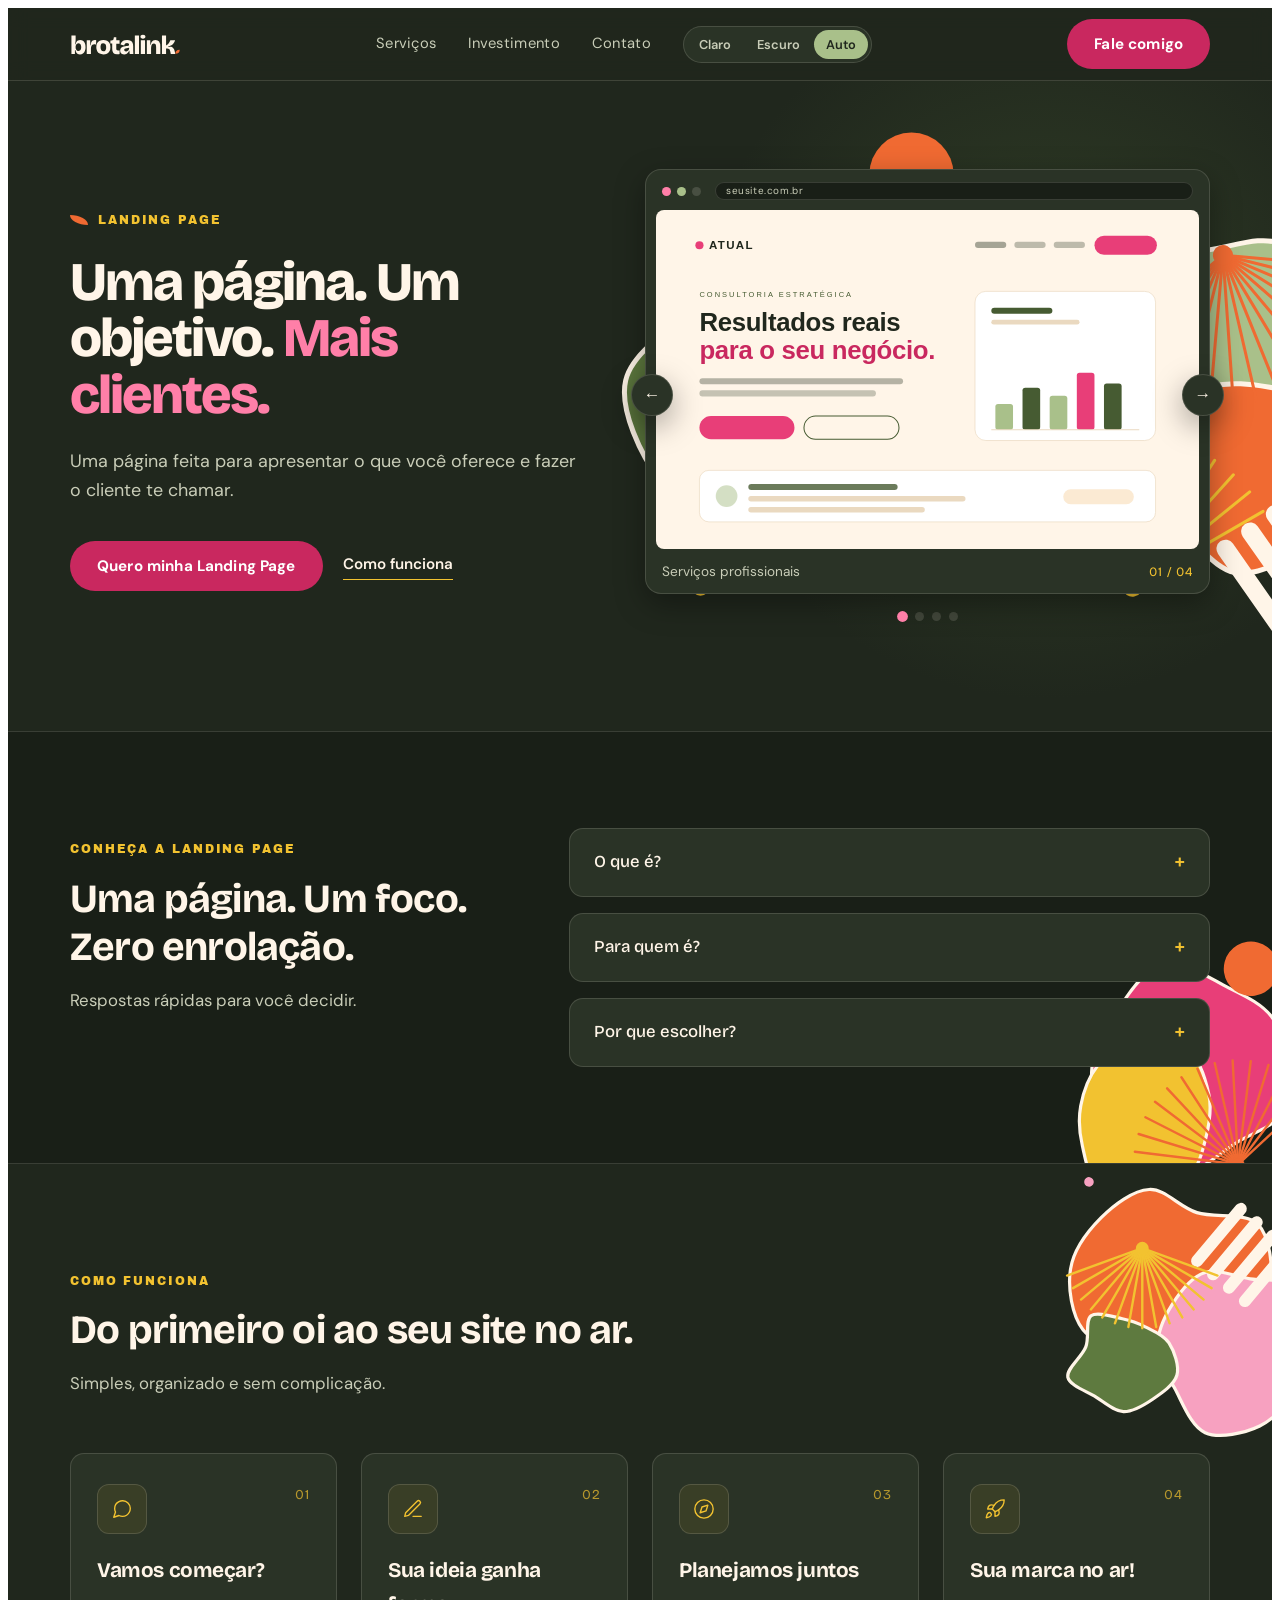
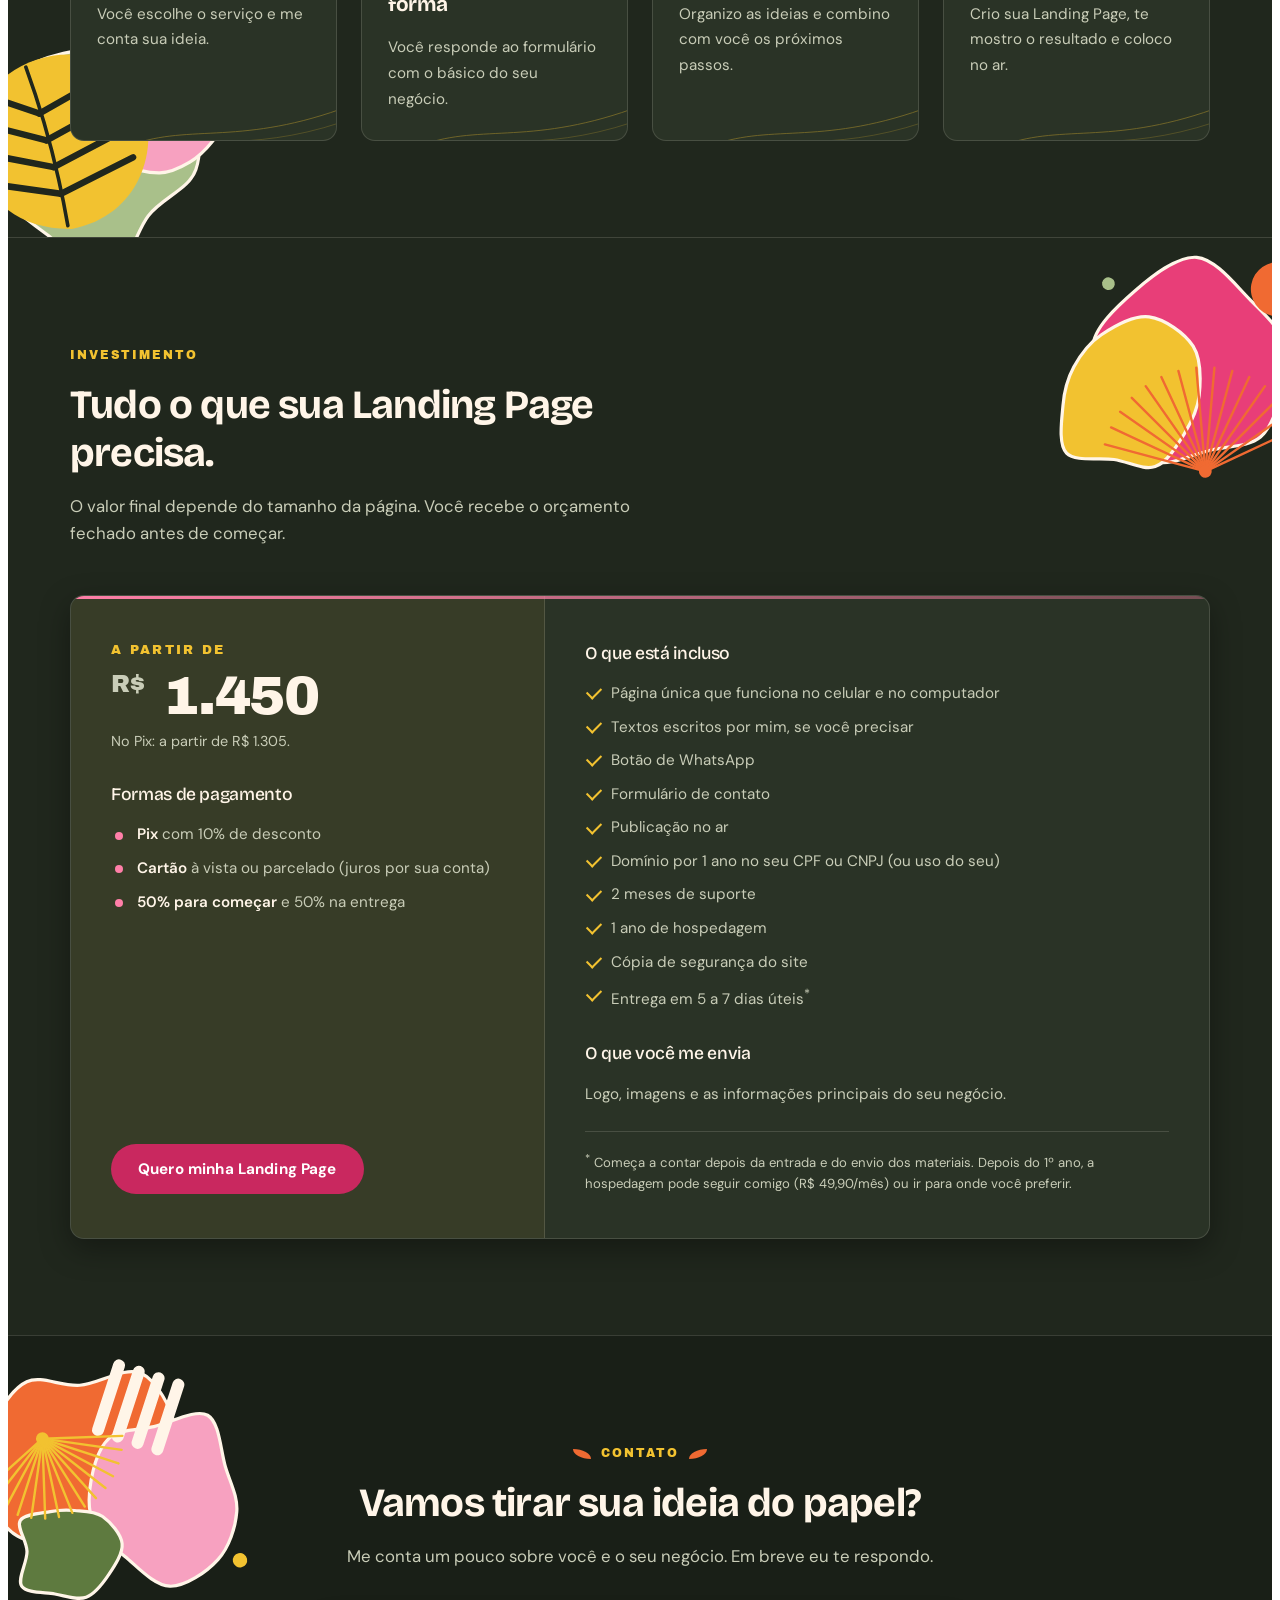
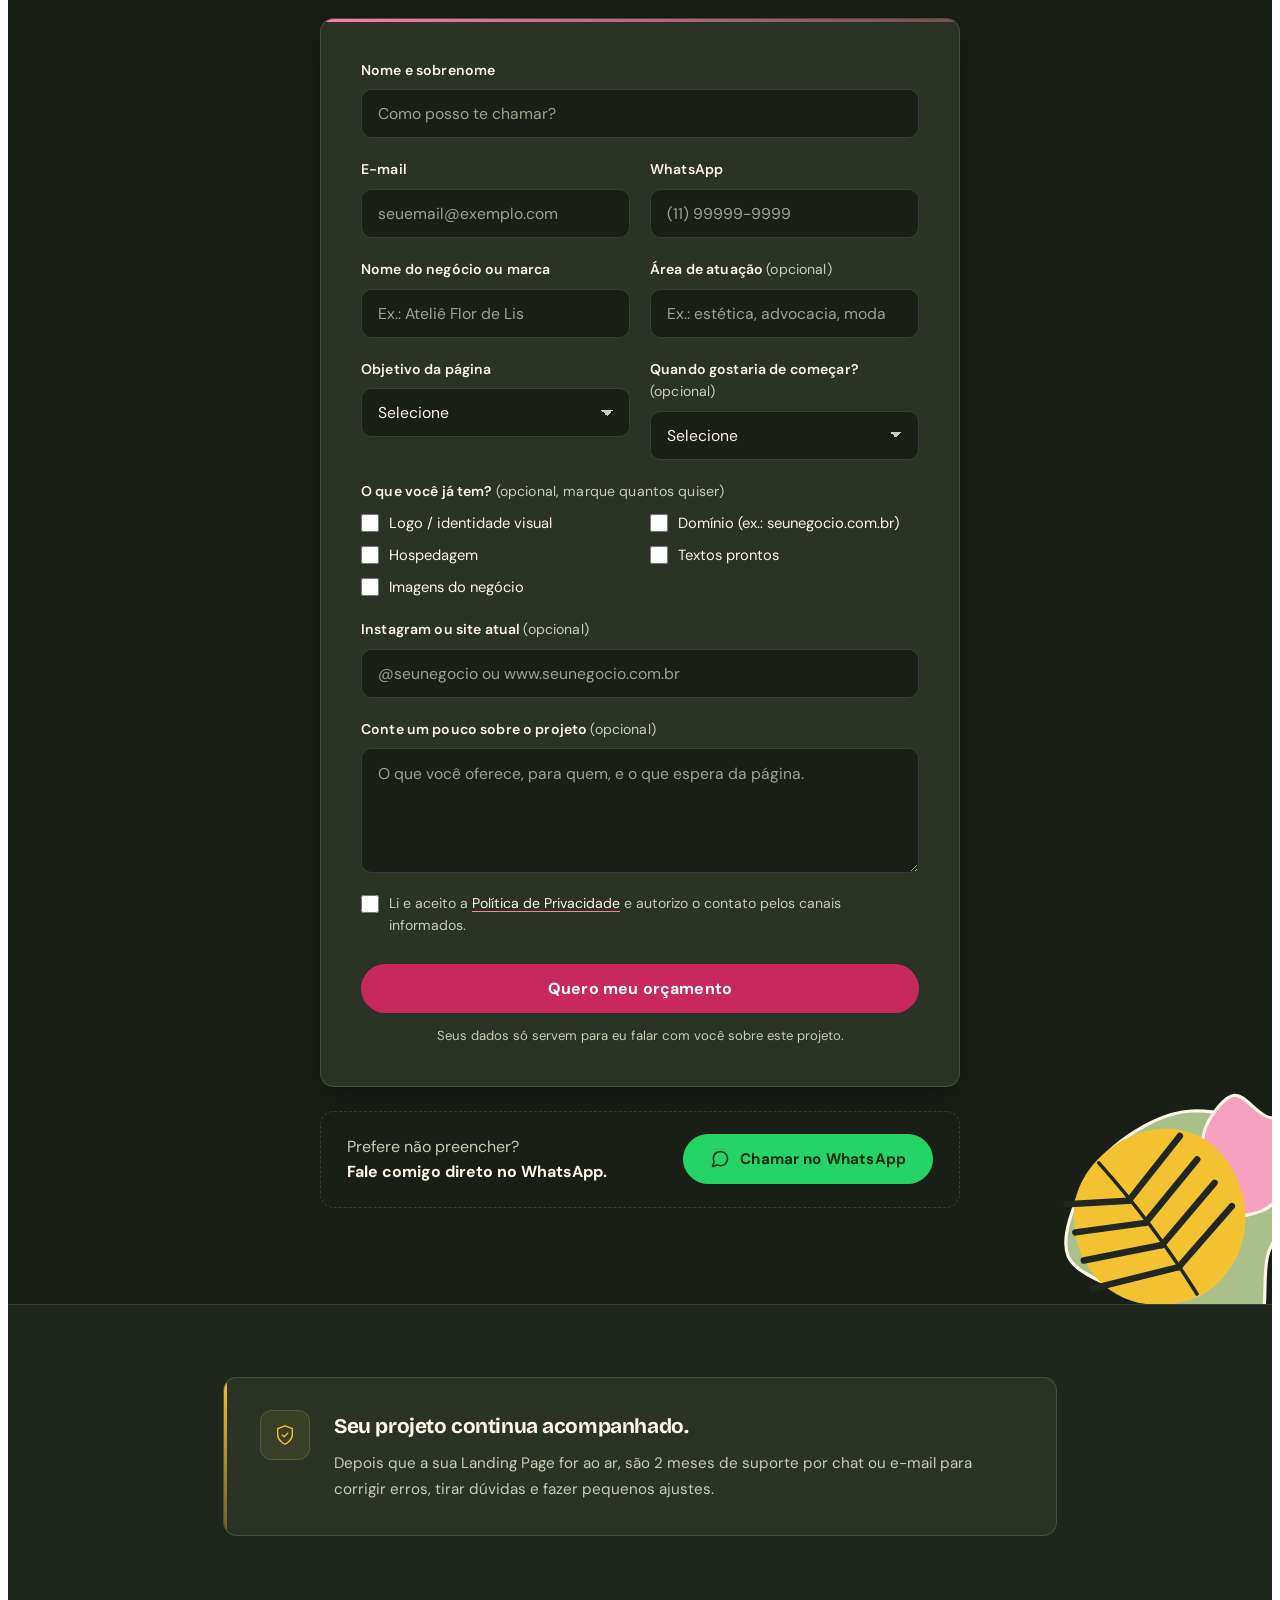
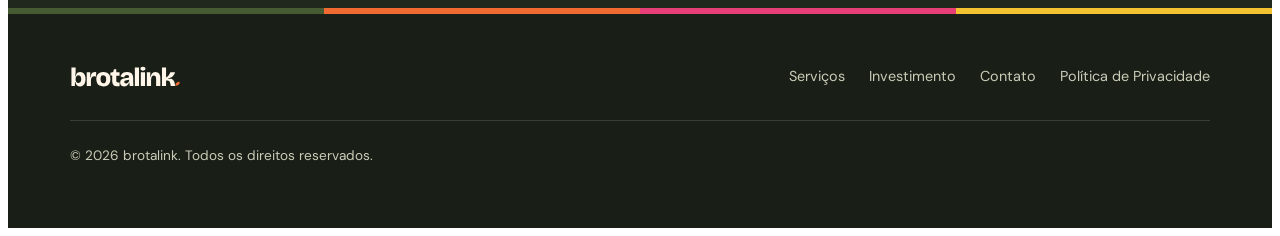
<file: s-landingpage/landingpage.html>
<!DOCTYPE html>
<html lang="pt-BR">
<head>
  <meta charset="UTF-8">
  <meta name="viewport" content="width=device-width, initial-scale=1.0">
  <meta name="description" content="Landing Page estratégica para transformar visitantes em clientes. brotalink.">
  <title>brotalink — Landing Page</title>

  <!-- Prévia local: os arquivos ficam na mesma pasta.
       Para publicar no Elementor, use elementor-landingpage.html. -->
  <link rel="stylesheet" href="landingpage.css">
</head>
<body>

<!-- ============================================================
     Para o widget HTML do Elementor, cole o conteúdo de
     elementor-landingpage.html (CSS e JS embutidos).
     Todo o conteúdo está dentro de #ws-landing-page.
     ============================================================ -->
<div id="ws-landing-page" data-ws-theme="light">

  <!-- ==========================================================
       SEÇÃO 1 — HEADER
       ========================================================== -->
  <header class="ws-header">
    <div class="ws-container ws-header__inner">
      <a href="#" class="ws-brand" aria-label="brotalink — início">
        <svg class="ws-brand__logo" viewBox="0 -1.0 425.3 80.0" aria-hidden="true" focusable="false"><path fill="currentColor" d="M38.4 77.4Q33.6 77.4 29.9 75.5Q26.3 73.5 24 69.7Q21.6 65.9 20.8 60.2H19.1L18.9 76H5.5V52V4.6H21.7V21.5Q21.7 24 21.3 26.8Q21 29.5 20.5 32.6Q20 35.6 19.3 38.8H21.3Q22.5 33.2 24.8 29.4Q27.1 25.7 30.6 23.8Q34.1 21.9 38.8 21.9Q45.2 21.9 49.9 25.2Q54.6 28.5 57.2 34.7Q59.8 40.9 59.8 49.7Q59.8 58.5 57.2 64.6Q54.5 70.8 49.7 74.1Q44.9 77.4 38.4 77.4ZM32.5 64.4Q35.7 64.4 38.1 62.5Q40.5 60.7 41.8 57.3Q43.1 54 43.1 49.7Q43.1 45.3 41.9 42Q40.6 38.7 38.4 36.8Q36.1 34.9 32.8 34.9Q30.8 34.9 29.1 35.7Q27.4 36.4 26 37.7Q24.7 39 23.7 40.7Q22.7 42.4 22.1 44.5Q21.6 46.5 21.6 48.8V50.5Q21.6 53 22.3 55.5Q22.9 58 24.3 60Q25.7 62 27.7 63.2Q29.8 64.4 32.5 64.4Z M64.4 76V50.4V23.2H77.8L78 41.9H79.7Q80.4 34.6 82.3 30.2Q84.2 25.9 87.6 23.9Q90.9 22 95.8 22Q96.9 22 98.1 22.2Q99.3 22.4 100.8 22.8L100.2 40.2Q98.4 39.3 96.5 38.9Q94.5 38.6 93 38.6Q89.3 38.6 86.6 40.2Q84 41.7 82.5 44.9Q81 48.1 80.6 52.9V76Z M128.2 77.4Q120.3 77.4 114.2 74.3Q108.1 71.2 104.7 65Q101.2 58.9 101.2 49.6Q101.2 40.1 104.7 34Q108.2 27.8 114.3 24.8Q120.4 21.8 128.3 21.8Q136.3 21.8 142.4 24.9Q148.5 28 151.9 34.1Q155.4 40.3 155.4 49.6Q155.4 59.2 151.8 65.3Q148.3 71.5 142.1 74.5Q135.9 77.4 128.2 77.4ZM128.7 65.6Q132.1 65.6 134.5 64Q136.8 62.3 137.9 58.9Q139.1 55.5 139.1 50.6Q139.1 45.3 137.8 41.7Q136.6 38.1 134.1 36.1Q131.6 34.2 127.9 34.2Q124.5 34.2 122.2 35.9Q119.8 37.5 118.6 40.9Q117.5 44.3 117.5 49.4Q117.5 57.4 120.4 61.5Q123.3 65.6 128.7 65.6Z M180.6 77.3Q171.2 77.3 166.8 72.4Q162.4 67.5 162.4 56.8V35.8H155.3L155.5 23.9H159.5Q163.6 23.7 165.5 22.1Q167.4 20.5 167.8 16.9L168.8 11.4H178V23.2H190.6V36.3H178V55.9Q178 59.4 179.7 61Q181.4 62.6 184.6 62.6Q186.4 62.6 188 62.2Q189.7 61.8 190.8 61.1V75.8Q187.7 76.8 185.1 77Q182.5 77.3 180.6 77.3Z M208.2 77.4Q203.9 77.4 200.4 75.7Q197 74.1 195 70.8Q193 67.5 193 62.6Q193 58 194.8 55Q196.5 52 199.9 50.2Q203.2 48.4 207.6 47.4Q212.1 46.3 217.5 45.4Q221 44.8 223.2 44.3Q225.3 43.8 226.3 42.8Q227.3 41.9 227.3 40.1Q227.3 37.5 225.4 35.8Q223.5 34.1 219.6 34.1Q217 34.1 214.7 35Q212.4 36 210.9 37.9Q209.3 39.9 208.8 42.9L194.5 39.5Q195.5 34.7 197.8 31.4Q200 28 203.4 25.9Q206.8 23.7 211.1 22.8Q215.3 21.8 220.1 21.8Q228 21.8 233.1 24.5Q238.2 27.1 240.6 32.5Q243.1 37.9 243.1 46.2V54.7Q243.1 58.2 243.2 61.7Q243.3 65.3 243.5 68.9Q243.6 72.4 243.9 76H229.8Q229.5 73.3 229.2 70Q228.9 66.6 228.8 63H227.2Q226.1 67 223.4 70.3Q220.8 73.6 217 75.5Q213.1 77.4 208.2 77.4ZM215.3 65.9Q217.1 65.9 219 65.2Q220.8 64.6 222.6 63.3Q224.3 62.1 225.6 60.2Q226.9 58.2 227.5 55.7L227.3 49.3L229.6 49.5Q228 50.8 225.8 51.5Q223.7 52.2 221.3 52.6Q219 53.1 216.7 53.5Q214.4 54 212.6 54.7Q210.8 55.4 209.7 56.6Q208.7 57.8 208.7 59.9Q208.7 62.7 210.5 64.3Q212.4 65.9 215.3 65.9Z M249.5 76V4.6H265.4V76Z M272.5 76V23.2H288.7V76ZM280.6 16.8Q276 16.8 273.6 14.8Q271.1 12.9 271.1 9.2Q271.1 5.4 273.6 3.5Q276 1.5 280.6 1.5Q285.3 1.5 287.8 3.5Q290.2 5.5 290.2 9.2Q290.2 12.8 287.8 14.8Q285.3 16.8 280.6 16.8Z M295.7 76V44.7V23.2H308.9L309 40.3H310.7Q311.8 34.1 314.1 30Q316.4 25.9 320.1 23.8Q323.8 21.8 329 21.8Q338.1 21.8 342.8 28.1Q347.5 34.3 347.5 47.8V76H331.3V49.7Q331.3 42.2 329.2 38.8Q327 35.3 322.7 35.3Q319.1 35.3 316.7 37.5Q314.3 39.8 313.1 43.8Q311.9 47.9 311.9 53.4V76Z M353.8 76V4.5H369.6V43.5Q372.7 41.5 375.2 39.1Q377.7 36.8 379.7 34.2Q381.8 31.5 383.3 28.8Q384.9 26 386 23.2H404.4Q403.2 27.1 401 30.9Q398.7 34.8 395.5 38Q392.3 41.3 387.9 43.7Q383.6 46 378 47.1V48.6Q385 47.3 389.5 48.5Q393.9 49.7 396.6 52.5Q399.2 55.2 400.7 59Q402.1 62.7 403 66.6L405.2 76H387.7L386.6 70Q385.8 65.6 384.7 62.2Q383.5 58.9 381.1 57Q378.8 55.1 374.2 55.1H369.6V76Z"/><path fill="#F06A32" transform="translate(406.22 78.89) rotate(-8) scale(1.3158)" d="M0 -3c0-7 5-11 14-10-1 7-6 11-14 10z"/></svg>
      </a>

      <nav class="ws-nav" aria-label="Navegação principal">
        <a href="#wslp-sobre" class="ws-nav__link">Serviços</a>
        <a href="#wslp-investimento" class="ws-nav__link">Investimento</a>
        <a href="#wslp-contato" class="ws-nav__link">Contato</a>

        <div class="ws-theme" role="group" aria-label="Seleção de tema">
          <button type="button" class="ws-theme__btn" data-ws-theme-choice="light" aria-pressed="false">Claro</button>
          <button type="button" class="ws-theme__btn" data-ws-theme-choice="dark" aria-pressed="false">Escuro</button>
          <button type="button" class="ws-theme__btn" data-ws-theme-choice="auto" aria-pressed="false">Auto</button>
        </div>
      </nav>

      <button type="button" class="ws-menu-toggle" aria-expanded="false" aria-controls="ws-nav" aria-label="Abrir menu">
        <span aria-hidden="true"></span>
      </button>

      <a href="#wslp-contato" class="ws-btn ws-btn--primary ws-header__cta">Fale comigo</a>
    </div>
  </header>

  <!-- ==========================================================
       SEÇÃO 2 — HERO + CARROSSEL
       ========================================================== -->
  <section class="ws-hero" aria-labelledby="wslp-hero-title">
    <div class="ws-container ws-hero__inner">

      <div class="ws-reveal">
        <p class="ws-hero__eyebrow">Landing Page</p>
        <h1 class="ws-hero__title ws-serif" id="wslp-hero-title">Uma página. Um objetivo. <em>Mais clientes.</em></h1>
        <p class="ws-hero__subtitle">Uma página feita para apresentar o que você oferece e fazer o cliente te chamar.</p>
        <div class="ws-hero__actions">
          <a href="#wslp-contato" class="ws-btn ws-btn--primary">Quero minha Landing Page</a>
          <a href="#wslp-processo" class="ws-hero__secondary">Como funciona</a>
        </div>
      </div>

      <!-- Carrossel de Landing Pages.
           Para trocar as imagens futuramente, basta substituir os
           arquivos em assets/ e atualizar o "src" e o "alt" abaixo.
           Formatos recomendados: .webp (800x500 ou proporção 8:5). -->
      <div class="ws-carousel ws-reveal" aria-roledescription="carrossel" aria-label="Exemplos de Landing Pages">
        <div class="ws-carousel__frame">
          <div class="ws-carousel__chrome" aria-hidden="true">
            <i></i><i></i><i></i>
            <span class="ws-carousel__url">seusite.com.br</span>
          </div>

          <div class="ws-carousel__viewport">
            <div class="ws-carousel__track" data-ws-carousel-track>
              <div class="ws-carousel__slide" role="group" aria-roledescription="slide" aria-label="1 de 4: Landing Page para serviços profissionais">
                <img src="assets/landing-01.svg" alt="Exemplo de Landing Page para serviços profissionais, com destaque para resultados e prova social" loading="eager" decoding="async">
              </div>
              <div class="ws-carousel__slide" role="group" aria-roledescription="slide" aria-label="2 de 4: Landing Page para produtos">
                <img src="assets/landing-02.svg" alt="Exemplo de Landing Page para produtos, com vitrine de itens e botão de compra" loading="lazy" decoding="async">
              </div>
              <div class="ws-carousel__slide" role="group" aria-roledescription="slide" aria-label="3 de 4: Landing Page para negócios e empresas">
                <img src="assets/landing-03.svg" alt="Exemplo de Landing Page para negócios e empresas, com números e indicadores de resultado" loading="lazy" decoding="async">
              </div>
              <div class="ws-carousel__slide" role="group" aria-roledescription="slide" aria-label="4 de 4: Landing Page para captação de leads">
                <img src="assets/landing-04.svg" alt="Exemplo de Landing Page para captação de leads, com formulário de inscrição em destaque" loading="lazy" decoding="async">
              </div>
            </div>
          </div>

          <div class="ws-carousel__caption">
            <p data-ws-carousel-caption>Serviços profissionais</p>
            <span class="ws-carousel__count" data-ws-carousel-count aria-hidden="true">01 / 04</span>
          </div>
        </div>

        <button type="button" class="ws-carousel__arrow ws-carousel__arrow--prev" data-ws-carousel-prev aria-label="Slide anterior">
          <span aria-hidden="true">←</span>
        </button>
        <button type="button" class="ws-carousel__arrow ws-carousel__arrow--next" data-ws-carousel-next aria-label="Próximo slide">
          <span aria-hidden="true">→</span>
        </button>

        <div class="ws-carousel__dots" role="tablist" aria-label="Escolher slide">
          <button type="button" class="ws-carousel__dot" role="tab" aria-selected="true" aria-label="Ir para o slide 1"></button>
          <button type="button" class="ws-carousel__dot" role="tab" aria-selected="false" aria-label="Ir para o slide 2"></button>
          <button type="button" class="ws-carousel__dot" role="tab" aria-selected="false" aria-label="Ir para o slide 3"></button>
          <button type="button" class="ws-carousel__dot" role="tab" aria-selected="false" aria-label="Ir para o slide 4"></button>
        </div>
      </div>

    </div>
  </section>

  <!-- ==========================================================
       SEÇÃO 3 — CONHEÇA A LANDING PAGE
       ========================================================== -->
  <section class="ws-about" id="wslp-sobre" aria-labelledby="wslp-sobre-title">
    <div class="ws-container ws-about__inner">

      <div class="ws-section-head ws-reveal">
        <p class="ws-section-head__eyebrow">Conheça a Landing Page</p>
        <h2 class="ws-section-head__title ws-serif" id="wslp-sobre-title">Uma página. Um foco. Zero enrolação.</h2>
        <p class="ws-section-head__subtitle">Respostas rápidas para você decidir.</p>
      </div>

      <!-- Acordeão no mesmo padrão das perguntas frequentes da página inicial:
           <details>/<summary> nativos, apenas uma resposta aberta por vez. -->
      <div class="ws-about__faq ws-reveal">
        <details class="ws-faq__item">
          <summary class="ws-faq__question">
            O que é?
            <span class="ws-faq__icon" aria-hidden="true">+</span>
          </summary>
          <div class="ws-faq__answer">
            <p>Uma página única, focada em fazer quem visita tomar uma ação: chamar no WhatsApp, comprar ou se inscrever.</p>
          </div>
        </details>

        <details class="ws-faq__item">
          <summary class="ws-faq__question">
            Para quem é?
            <span class="ws-faq__icon" aria-hidden="true">+</span>
          </summary>
          <div class="ws-faq__answer">
            <p>Para quem está começando, MEI, profissionais autônomos e pequenos negócios que querem divulgar um serviço, um produto ou uma campanha.</p>
          </div>
        </details>

        <details class="ws-faq__item">
          <summary class="ws-faq__question">
            Por que escolher?
            <span class="ws-faq__icon" aria-hidden="true">+</span>
          </summary>
          <div class="ws-faq__answer">
            <p>Fica pronta rápido, vai direto ao ponto e é um ótimo primeiro passo para o seu negócio aparecer na internet.</p>
          </div>
        </details>
      </div>

    </div>
  </section>

  <!-- ==========================================================
       SEÇÃO 4 — COMO FUNCIONA O PROCESSO
       ========================================================== -->
  <section class="ws-process" id="wslp-processo" aria-labelledby="wslp-processo-title">
    <div class="ws-container">
      <div class="ws-section-head ws-reveal">
        <p class="ws-section-head__eyebrow">Como funciona</p>
        <h2 class="ws-section-head__title ws-serif" id="wslp-processo-title">Do primeiro oi ao seu site no ar.</h2>
        <p class="ws-section-head__subtitle">Simples, organizado e sem complicação.</p>
      </div>

      <div class="ws-cards">
        <article class="ws-card ws-reveal">
          <span class="ws-card__decor" aria-hidden="true">
            <svg viewBox="0 0 240 110" preserveAspectRatio="none" xmlns="http://www.w3.org/2000/svg">
              <path d="M-10 100 C 60 78 120 104 250 52" fill="none" stroke="currentColor" stroke-width="1"/>
              <path d="M-10 110 C 70 88 130 114 250 68" fill="none" stroke="currentColor" stroke-width="1" opacity=".6"/>
              <path d="M-10 120 C 80 98 140 124 250 84" fill="none" stroke="currentColor" stroke-width="1" opacity=".35"/>
            </svg>
          </span>
          <span class="ws-card__icon" aria-hidden="true">
            <svg viewBox="0 0 24 24" fill="none" stroke="currentColor" stroke-width="1.5" stroke-linecap="round" stroke-linejoin="round" xmlns="http://www.w3.org/2000/svg">
              <path d="M21 11.5a8.38 8.38 0 0 1-.9 3.8 8.5 8.5 0 0 1-7.6 4.7 8.38 8.38 0 0 1-3.8-.9L3 21l1.9-5.7a8.38 8.38 0 0 1-.9-3.8 8.5 8.5 0 0 1 4.7-7.6 8.38 8.38 0 0 1 3.8-.9h.5a8.48 8.48 0 0 1 8 8v.5z"/>
            </svg>
          </span>
          <span class="ws-card__num" aria-hidden="true">01</span>
          <h3 class="ws-card__title ws-serif">Vamos começar?</h3>
          <p class="ws-card__desc">Você escolhe o serviço e me conta sua ideia.</p>
        </article>

        <article class="ws-card ws-reveal">
          <span class="ws-card__decor" aria-hidden="true">
            <svg viewBox="0 0 240 110" preserveAspectRatio="none" xmlns="http://www.w3.org/2000/svg">
              <path d="M-10 100 C 60 78 120 104 250 52" fill="none" stroke="currentColor" stroke-width="1"/>
              <path d="M-10 110 C 70 88 130 114 250 68" fill="none" stroke="currentColor" stroke-width="1" opacity=".6"/>
              <path d="M-10 120 C 80 98 140 124 250 84" fill="none" stroke="currentColor" stroke-width="1" opacity=".35"/>
            </svg>
          </span>
          <span class="ws-card__icon" aria-hidden="true">
            <svg viewBox="0 0 24 24" fill="none" stroke="currentColor" stroke-width="1.5" stroke-linecap="round" stroke-linejoin="round" xmlns="http://www.w3.org/2000/svg">
              <path d="M12 20h9"/>
              <path d="M16.5 3.5a2.12 2.12 0 0 1 3 3L7 19l-4 1 1-4z"/>
            </svg>
          </span>
          <span class="ws-card__num" aria-hidden="true">02</span>
          <h3 class="ws-card__title ws-serif">Sua ideia ganha forma</h3>
          <p class="ws-card__desc">Você responde ao formulário com o básico do seu negócio.</p>
        </article>

        <article class="ws-card ws-reveal">
          <span class="ws-card__decor" aria-hidden="true">
            <svg viewBox="0 0 240 110" preserveAspectRatio="none" xmlns="http://www.w3.org/2000/svg">
              <path d="M-10 100 C 60 78 120 104 250 52" fill="none" stroke="currentColor" stroke-width="1"/>
              <path d="M-10 110 C 70 88 130 114 250 68" fill="none" stroke="currentColor" stroke-width="1" opacity=".6"/>
              <path d="M-10 120 C 80 98 140 124 250 84" fill="none" stroke="currentColor" stroke-width="1" opacity=".35"/>
            </svg>
          </span>
          <span class="ws-card__icon" aria-hidden="true">
            <svg viewBox="0 0 24 24" fill="none" stroke="currentColor" stroke-width="1.5" stroke-linecap="round" stroke-linejoin="round" xmlns="http://www.w3.org/2000/svg">
              <circle cx="12" cy="12" r="10"/>
              <path d="M16.2 7.8l-2 6.3-6.4 2 2-6.3z"/>
            </svg>
          </span>
          <span class="ws-card__num" aria-hidden="true">03</span>
          <h3 class="ws-card__title ws-serif">Planejamos juntos</h3>
          <p class="ws-card__desc">Organizo as ideias e combino com você os próximos passos.</p>
        </article>

        <article class="ws-card ws-reveal">
          <span class="ws-card__decor" aria-hidden="true">
            <svg viewBox="0 0 240 110" preserveAspectRatio="none" xmlns="http://www.w3.org/2000/svg">
              <path d="M-10 100 C 60 78 120 104 250 52" fill="none" stroke="currentColor" stroke-width="1"/>
              <path d="M-10 110 C 70 88 130 114 250 68" fill="none" stroke="currentColor" stroke-width="1" opacity=".6"/>
              <path d="M-10 120 C 80 98 140 124 250 84" fill="none" stroke="currentColor" stroke-width="1" opacity=".35"/>
            </svg>
          </span>
          <span class="ws-card__icon" aria-hidden="true">
            <svg viewBox="0 0 24 24" fill="none" stroke="currentColor" stroke-width="1.5" stroke-linecap="round" stroke-linejoin="round" xmlns="http://www.w3.org/2000/svg">
              <path d="M4.5 16.5c-1.5 1.26-2 5-2 5s3.74-.5 5-2c.71-.84.7-2.13-.09-2.91a2.18 2.18 0 0 0-2.91-.09z"/>
              <path d="M12 15l-3-3a22 22 0 0 1 2-3.95A12.88 12.88 0 0 1 22 2c0 2.72-.78 7.5-6 11a22.35 22.35 0 0 1-4 2z"/>
              <path d="M9 12H4s.55-3.03 2-4c1.62-1.08 5 0 5 0"/>
              <path d="M12 15v5s3.03-.55 4-2c1.08-1.62 0-5 0-5"/>
            </svg>
          </span>
          <span class="ws-card__num" aria-hidden="true">04</span>
          <h3 class="ws-card__title ws-serif">Sua marca no ar!</h3>
          <p class="ws-card__desc">Crio sua Landing Page, te mostro o resultado e coloco no ar.</p>
        </article>
      </div>
    </div>
  </section>

  <!-- ==========================================================
       SEÇÃO 4.1 — INVESTIMENTO
       Valores conforme o documento de regras de negócio.
       ========================================================== -->
  <section class="ws-pricing" id="wslp-investimento" aria-labelledby="wslp-investimento-title">
    <div class="ws-container">
      <div class="ws-section-head ws-reveal">
        <p class="ws-section-head__eyebrow">Investimento</p>
        <h2 class="ws-section-head__title ws-serif" id="wslp-investimento-title">Tudo o que sua Landing Page precisa.</h2>
        <p class="ws-section-head__subtitle">O valor final depende do tamanho da página. Você recebe o orçamento fechado antes de começar.</p>
      </div>

      <div class="ws-pricing__card ws-reveal">
        <div class="ws-pricing__main">
          <p class="ws-pricing__from">A partir de</p>
          <p class="ws-pricing__price ws-serif"><span class="ws-pricing__currency">R$</span> 1.450</p>
          <p class="ws-pricing__note">No Pix: a partir de R$ 1.305.</p>

          <h3 class="ws-pricing__subtitle">Formas de pagamento</h3>
          <ul class="ws-pricing__pay">
            <li><strong>Pix</strong> com 10% de desconto</li>
            <li><strong>Cartão</strong> à vista ou parcelado (juros por sua conta)</li>
            <li><strong>50% para começar</strong> e 50% na entrega</li>
          </ul>

          <a href="#wslp-contato" class="ws-btn ws-btn--primary ws-pricing__cta">Quero minha Landing Page</a>
        </div>

        <div class="ws-pricing__details">
          <h3 class="ws-pricing__subtitle">O que está incluso</h3>
          <ul class="ws-pricing__list">
            <li>Página única que funciona no celular e no computador</li>
            <li>Textos escritos por mim, se você precisar</li>
            <li>Botão de WhatsApp</li>
            <li>Formulário de contato</li>
            <li>Publicação no ar</li>
            <li>Domínio por 1 ano no seu CPF ou CNPJ (ou uso do seu)</li>
            <li>2 meses de suporte</li>
            <li>1 ano de hospedagem</li>
            <li>Cópia de segurança do site</li>
            <li>Entrega em 5 a 7 dias úteis<sup>*</sup></li>
          </ul>

          <h3 class="ws-pricing__subtitle">O que você me envia</h3>
          <p class="ws-pricing__text">Logo, imagens e as informações principais do seu negócio.</p>

          <p class="ws-pricing__foot"><sup>*</sup> Começa a contar depois da entrada e do envio dos materiais. Depois do 1º ano, a hospedagem pode seguir comigo (R$ 49,90/mês) ou ir para onde você preferir.</p>
        </div>
      </div>
    </div>
  </section>

  <!-- ==========================================================
       SEÇÃO 5 — FORMULÁRIO DE CONTATO
       ========================================================== -->
  <section class="ws-contact" id="wslp-contato" aria-labelledby="wslp-contato-title">
    <div class="ws-container ws-contact__inner">

      <div class="ws-section-head ws-reveal">
        <p class="ws-section-head__eyebrow">Contato</p>
        <h2 class="ws-section-head__title ws-serif" id="wslp-contato-title">Vamos tirar sua ideia do papel?</h2>
        <p class="ws-section-head__subtitle">Me conta um pouco sobre você e o seu negócio. Em breve eu te respondo.</p>
      </div>

      <!-- Campos com data-ws-field são validados pelo JS.
           Campos sem "required" são opcionais. Novos campos podem ser
           adicionados como novos .ws-field; o JS lê todos via "name". -->
      <form class="ws-form ws-reveal" id="wslp-form" novalidate>
        <!-- Anti-spam (honeypot): invisível para pessoas, bots costumam preencher -->
        <input type="checkbox" name="botcheck" class="ws-hp" tabindex="-1" autocomplete="off" aria-hidden="true">

        <div class="ws-form__row">
          <div class="ws-field" data-ws-field>
            <label class="ws-field__label" for="wslp-nome">Nome e sobrenome</label>
            <input class="ws-field__input" type="text" id="wslp-nome" name="nome" placeholder="Como posso te chamar?" autocomplete="name" required aria-required="true" aria-describedby="wslp-nome-erro">
            <p class="ws-field__error" id="wslp-nome-erro">Faltou seu nome e sobrenome.</p>
          </div>
        </div>

        <div class="ws-form__row ws-form__row--two">
          <div class="ws-field" data-ws-field>
            <label class="ws-field__label" for="wslp-email">E-mail</label>
            <input class="ws-field__input" type="email" id="wslp-email" name="email" placeholder="seuemail@exemplo.com" autocomplete="email" required aria-required="true" aria-describedby="wslp-email-erro">
            <p class="ws-field__error" id="wslp-email-erro">Confere o e-mail? Parece que falta alguma coisa.</p>
          </div>

          <div class="ws-field" data-ws-field>
            <label class="ws-field__label" for="wslp-telefone">WhatsApp</label>
            <input class="ws-field__input" type="tel" id="wslp-telefone" name="telefone" placeholder="(11) 99999-9999" autocomplete="tel" inputmode="numeric" maxlength="15" required aria-required="true" aria-describedby="wslp-telefone-erro">
            <p class="ws-field__error" id="wslp-telefone-erro">Coloca o WhatsApp com DDD, por favor.</p>
          </div>
        </div>

        <div class="ws-form__row ws-form__row--two">
          <div class="ws-field" data-ws-field>
            <label class="ws-field__label" for="wslp-negocio">Nome do negócio ou marca</label>
            <input class="ws-field__input" type="text" id="wslp-negocio" name="negocio" placeholder="Ex.: Ateliê Flor de Lis" autocomplete="organization" required aria-required="true" aria-describedby="wslp-negocio-erro">
            <p class="ws-field__error" id="wslp-negocio-erro">Faltou o nome do seu negócio.</p>
          </div>

          <div class="ws-field" data-ws-field>
            <label class="ws-field__label" for="wslp-area">Área de atuação <span class="ws-field__opt">(opcional)</span></label>
            <input class="ws-field__input" type="text" id="wslp-area" name="area" placeholder="Ex.: estética, advocacia, moda">
          </div>
        </div>

        <div class="ws-form__row ws-form__row--two">
          <div class="ws-field" data-ws-field>
            <label class="ws-field__label" for="wslp-objetivo">Objetivo da página</label>
            <select class="ws-field__input ws-field__select" id="wslp-objetivo" name="objetivo" required aria-required="true" aria-describedby="wslp-objetivo-erro">
              <option value="">Selecione</option>
              <option>Vender um produto ou serviço</option>
              <option>Captar contatos de clientes</option>
              <option>Divulgar um evento ou lançamento</option>
              <option>Apresentar meu trabalho</option>
              <option>Outro</option>
            </select>
            <p class="ws-field__error" id="wslp-objetivo-erro">Escolhe o objetivo principal, por favor.</p>
          </div>

          <div class="ws-field" data-ws-field>
            <label class="ws-field__label" for="wslp-prazo">Quando gostaria de começar? <span class="ws-field__opt">(opcional)</span></label>
            <select class="ws-field__input ws-field__select" id="wslp-prazo" name="prazo">
              <option value="">Selecione</option>
              <option>O quanto antes</option>
              <option>Nas próximas semanas</option>
              <option>Ainda estou pesquisando</option>
            </select>
          </div>
        </div>

        <fieldset class="ws-form__row ws-choices">
          <legend class="ws-field__label">O que você já tem? <span class="ws-field__opt">(opcional, marque quantos quiser)</span></legend>
          <div class="ws-choices__grid">
            <label class="ws-check"><input type="checkbox" name="possui" value="Logo / identidade visual"><span>Logo / identidade visual</span></label>
            <label class="ws-check"><input type="checkbox" name="possui" value="Domínio"><span>Domínio (ex.: seunegocio.com.br)</span></label>
            <label class="ws-check"><input type="checkbox" name="possui" value="Hospedagem"><span>Hospedagem</span></label>
            <label class="ws-check"><input type="checkbox" name="possui" value="Textos prontos"><span>Textos prontos</span></label>
            <label class="ws-check"><input type="checkbox" name="possui" value="Imagens"><span>Imagens do negócio</span></label>
          </div>
        </fieldset>

        <div class="ws-form__row">
          <div class="ws-field" data-ws-field>
            <label class="ws-field__label" for="wslp-redes">Instagram ou site atual <span class="ws-field__opt">(opcional)</span></label>
            <input class="ws-field__input" type="text" id="wslp-redes" name="redes" placeholder="@seunegocio ou www.seunegocio.com.br">
          </div>
        </div>

        <div class="ws-form__row">
          <div class="ws-field" data-ws-field>
            <label class="ws-field__label" for="wslp-mensagem">Conte um pouco sobre o projeto <span class="ws-field__opt">(opcional)</span></label>
            <textarea class="ws-field__input ws-field__textarea" id="wslp-mensagem" name="mensagem" rows="4" maxlength="1500" placeholder="O que você oferece, para quem, e o que espera da página."></textarea>
          </div>
        </div>

        <div class="ws-form__row">
          <div class="ws-field ws-field--consent" data-ws-field>
            <label class="ws-check">
              <input type="checkbox" id="wslp-consentimento" name="consentimento" value="sim" required aria-required="true" aria-describedby="wslp-consentimento-erro">
              <!-- Ajuste o endereço caso a página da política tenha outro slug no WordPress -->
              <span>Li e aceito a <a href="/politica-de-privacidade/" target="_blank" rel="noopener">Política de Privacidade</a> e autorizo o contato pelos canais informados.</span>
            </label>
            <p class="ws-field__error" id="wslp-consentimento-erro">Para enviar, é só aceitar a Política de Privacidade.</p>
          </div>
        </div>

        <div class="ws-form__actions">
          <button type="submit" class="ws-btn ws-btn--primary ws-form__submit" data-ws-submit>Quero meu orçamento</button>
          <p class="ws-form__hint">Seus dados só servem para eu falar com você sobre este projeto.</p>
          <p class="ws-form__status" data-ws-form-status role="status" aria-live="polite"></p>
        </div>
      </form>

      <!-- Contato direto: para quem prefere não preencher o formulário.
           O link é montado pelo JS com o WHATSAPP_NUMBER do topo do arquivo .js
           (com uma mensagem pronta). Enquanto o número estiver vazio, o bloco fica escondido. -->
      <div class="ws-wa-direct" data-ws-wa-direct hidden>
        <p class="ws-wa-direct__text">Prefere não preencher? <strong>Fale comigo direto no WhatsApp.</strong></p>
        <a href="#" class="ws-btn ws-wa-direct__btn" target="_blank" rel="noopener noreferrer">
          <svg viewBox="0 0 24 24" fill="none" stroke="currentColor" stroke-width="1.8" stroke-linecap="round" stroke-linejoin="round" aria-hidden="true" focusable="false"><path d="M21 11.5a8.38 8.38 0 0 1-.9 3.8 8.5 8.5 0 0 1-7.6 4.7 8.38 8.38 0 0 1-3.8-.9L3 21l1.9-5.7a8.38 8.38 0 0 1-.9-3.8 8.5 8.5 0 0 1 4.7-7.6 8.38 8.38 0 0 1 3.8-.9h.5a8.48 8.48 0 0 1 8 8v.5z"/></svg>
          Chamar no WhatsApp
        </a>
      </div>

    </div>
  </section>

  <!-- ==========================================================
       SEÇÃO 7 — INFORMAÇÃO SOBRE SUPORTE
       ========================================================== -->
  <section class="ws-support" aria-labelledby="wslp-suporte-title">
    <div class="ws-container">
      <div class="ws-support__inner ws-reveal">
        <span class="ws-support__icon" aria-hidden="true">
          <svg viewBox="0 0 24 24" fill="none" stroke="currentColor" stroke-width="1.5" stroke-linecap="round" stroke-linejoin="round" xmlns="http://www.w3.org/2000/svg">
            <path d="M12 22s8-4 8-10V5l-8-3-8 3v7c0 6 8 10 8 10z"/>
            <path d="M9 12l2 2 4-4"/>
          </svg>
        </span>
        <div>
          <h2 class="ws-support__title ws-serif" id="wslp-suporte-title">Seu projeto continua acompanhado.</h2>
          <p class="ws-support__desc">Depois que a sua Landing Page for ao ar, são 2 meses de suporte por chat ou e-mail para corrigir erros, tirar dúvidas e fazer pequenos ajustes.</p>
        </div>
      </div>
    </div>
  </section>

  <!-- ==========================================================
       SEÇÃO 8 — FOOTER
       ========================================================== -->
  <footer class="ws-footer">
    <div class="ws-container ws-footer__inner">
      <a href="#" class="ws-brand" aria-label="brotalink — início">
        <svg class="ws-brand__logo" viewBox="0 -1.0 425.3 80.0" aria-hidden="true" focusable="false"><path fill="currentColor" d="M38.4 77.4Q33.6 77.4 29.9 75.5Q26.3 73.5 24 69.7Q21.6 65.9 20.8 60.2H19.1L18.9 76H5.5V52V4.6H21.7V21.5Q21.7 24 21.3 26.8Q21 29.5 20.5 32.6Q20 35.6 19.3 38.8H21.3Q22.5 33.2 24.8 29.4Q27.1 25.7 30.6 23.8Q34.1 21.9 38.8 21.9Q45.2 21.9 49.9 25.2Q54.6 28.5 57.2 34.7Q59.8 40.9 59.8 49.7Q59.8 58.5 57.2 64.6Q54.5 70.8 49.7 74.1Q44.9 77.4 38.4 77.4ZM32.5 64.4Q35.7 64.4 38.1 62.5Q40.5 60.7 41.8 57.3Q43.1 54 43.1 49.7Q43.1 45.3 41.9 42Q40.6 38.7 38.4 36.8Q36.1 34.9 32.8 34.9Q30.8 34.9 29.1 35.7Q27.4 36.4 26 37.7Q24.7 39 23.7 40.7Q22.7 42.4 22.1 44.5Q21.6 46.5 21.6 48.8V50.5Q21.6 53 22.3 55.5Q22.9 58 24.3 60Q25.7 62 27.7 63.2Q29.8 64.4 32.5 64.4Z M64.4 76V50.4V23.2H77.8L78 41.9H79.7Q80.4 34.6 82.3 30.2Q84.2 25.9 87.6 23.9Q90.9 22 95.8 22Q96.9 22 98.1 22.2Q99.3 22.4 100.8 22.8L100.2 40.2Q98.4 39.3 96.5 38.9Q94.5 38.6 93 38.6Q89.3 38.6 86.6 40.2Q84 41.7 82.5 44.9Q81 48.1 80.6 52.9V76Z M128.2 77.4Q120.3 77.4 114.2 74.3Q108.1 71.2 104.7 65Q101.2 58.9 101.2 49.6Q101.2 40.1 104.7 34Q108.2 27.8 114.3 24.8Q120.4 21.8 128.3 21.8Q136.3 21.8 142.4 24.9Q148.5 28 151.9 34.1Q155.4 40.3 155.4 49.6Q155.4 59.2 151.8 65.3Q148.3 71.5 142.1 74.5Q135.9 77.4 128.2 77.4ZM128.7 65.6Q132.1 65.6 134.5 64Q136.8 62.3 137.9 58.9Q139.1 55.5 139.1 50.6Q139.1 45.3 137.8 41.7Q136.6 38.1 134.1 36.1Q131.6 34.2 127.9 34.2Q124.5 34.2 122.2 35.9Q119.8 37.5 118.6 40.9Q117.5 44.3 117.5 49.4Q117.5 57.4 120.4 61.5Q123.3 65.6 128.7 65.6Z M180.6 77.3Q171.2 77.3 166.8 72.4Q162.4 67.5 162.4 56.8V35.8H155.3L155.5 23.9H159.5Q163.6 23.7 165.5 22.1Q167.4 20.5 167.8 16.9L168.8 11.4H178V23.2H190.6V36.3H178V55.9Q178 59.4 179.7 61Q181.4 62.6 184.6 62.6Q186.4 62.6 188 62.2Q189.7 61.8 190.8 61.1V75.8Q187.7 76.8 185.1 77Q182.5 77.3 180.6 77.3Z M208.2 77.4Q203.9 77.4 200.4 75.7Q197 74.1 195 70.8Q193 67.5 193 62.6Q193 58 194.8 55Q196.5 52 199.9 50.2Q203.2 48.4 207.6 47.4Q212.1 46.3 217.5 45.4Q221 44.8 223.2 44.3Q225.3 43.8 226.3 42.8Q227.3 41.9 227.3 40.1Q227.3 37.5 225.4 35.8Q223.5 34.1 219.6 34.1Q217 34.1 214.7 35Q212.4 36 210.9 37.9Q209.3 39.9 208.8 42.9L194.5 39.5Q195.5 34.7 197.8 31.4Q200 28 203.4 25.9Q206.8 23.7 211.1 22.8Q215.3 21.8 220.1 21.8Q228 21.8 233.1 24.5Q238.2 27.1 240.6 32.5Q243.1 37.9 243.1 46.2V54.7Q243.1 58.2 243.2 61.7Q243.3 65.3 243.5 68.9Q243.6 72.4 243.9 76H229.8Q229.5 73.3 229.2 70Q228.9 66.6 228.8 63H227.2Q226.1 67 223.4 70.3Q220.8 73.6 217 75.5Q213.1 77.4 208.2 77.4ZM215.3 65.9Q217.1 65.9 219 65.2Q220.8 64.6 222.6 63.3Q224.3 62.1 225.6 60.2Q226.9 58.2 227.5 55.7L227.3 49.3L229.6 49.5Q228 50.8 225.8 51.5Q223.7 52.2 221.3 52.6Q219 53.1 216.7 53.5Q214.4 54 212.6 54.7Q210.8 55.4 209.7 56.6Q208.7 57.8 208.7 59.9Q208.7 62.7 210.5 64.3Q212.4 65.9 215.3 65.9Z M249.5 76V4.6H265.4V76Z M272.5 76V23.2H288.7V76ZM280.6 16.8Q276 16.8 273.6 14.8Q271.1 12.9 271.1 9.2Q271.1 5.4 273.6 3.5Q276 1.5 280.6 1.5Q285.3 1.5 287.8 3.5Q290.2 5.5 290.2 9.2Q290.2 12.8 287.8 14.8Q285.3 16.8 280.6 16.8Z M295.7 76V44.7V23.2H308.9L309 40.3H310.7Q311.8 34.1 314.1 30Q316.4 25.9 320.1 23.8Q323.8 21.8 329 21.8Q338.1 21.8 342.8 28.1Q347.5 34.3 347.5 47.8V76H331.3V49.7Q331.3 42.2 329.2 38.8Q327 35.3 322.7 35.3Q319.1 35.3 316.7 37.5Q314.3 39.8 313.1 43.8Q311.9 47.9 311.9 53.4V76Z M353.8 76V4.5H369.6V43.5Q372.7 41.5 375.2 39.1Q377.7 36.8 379.7 34.2Q381.8 31.5 383.3 28.8Q384.9 26 386 23.2H404.4Q403.2 27.1 401 30.9Q398.7 34.8 395.5 38Q392.3 41.3 387.9 43.7Q383.6 46 378 47.1V48.6Q385 47.3 389.5 48.5Q393.9 49.7 396.6 52.5Q399.2 55.2 400.7 59Q402.1 62.7 403 66.6L405.2 76H387.7L386.6 70Q385.8 65.6 384.7 62.2Q383.5 58.9 381.1 57Q378.8 55.1 374.2 55.1H369.6V76Z"/><path fill="#F06A32" transform="translate(406.22 78.89) rotate(-8) scale(1.3158)" d="M0 -3c0-7 5-11 14-10-1 7-6 11-14 10z"/></svg>
      </a>

      <nav class="ws-footer__nav" aria-label="Navegação do rodapé">
        <a href="#wslp-sobre" class="ws-footer__link">Serviços</a>
        <a href="#wslp-investimento" class="ws-footer__link">Investimento</a>
        <a href="#wslp-contato" class="ws-footer__link">Contato</a>
        <!-- Ajuste o endereço caso a página da política tenha outro slug no WordPress -->
        <a href="/politica-de-privacidade/" class="ws-footer__link">Política de Privacidade</a>
      </nav>

      <p class="ws-footer__copy">© <span data-ws-year>2026</span> brotalink. Todos os direitos reservados.</p>
    </div>
  </footer>

  <!-- ==========================================================
       SEÇÃO 6 — POPUP DE AGRADECIMENTO
       ========================================================== -->
  <div class="ws-modal" id="wslp-modal" hidden>
    <button type="button" class="ws-modal__backdrop" data-ws-modal-close tabindex="-1" aria-label="Fechar mensagem"></button>
    <div class="ws-modal__dialog" role="dialog" aria-modal="true" aria-labelledby="wslp-modal-title" aria-describedby="wslp-modal-text">
      <span class="ws-modal__badge" aria-hidden="true">
        <svg viewBox="0 0 24 24" fill="none" stroke="currentColor" stroke-width="1.5" stroke-linecap="round" stroke-linejoin="round" xmlns="http://www.w3.org/2000/svg">
          <path d="M20 6L9 17l-5-5"/>
        </svg>
      </span>
      <!-- Título e texto são trocados pelo JS conforme o resultado do envio -->
      <h2 class="ws-modal__title ws-serif" id="wslp-modal-title">Que bom ter você por aqui!</h2>
      <p class="ws-modal__text" id="wslp-modal-text"></p>
      <div class="ws-modal__actions">
        <a href="#" class="ws-btn ws-btn--primary ws-modal__whatsapp" data-ws-modal-whatsapp target="_blank" rel="noopener noreferrer" hidden>Continuar no WhatsApp</a>
        <button type="button" class="ws-btn ws-btn--ghost ws-modal__close" data-ws-modal-close>Fechar</button>
      </div>
    </div>
  </div>

</div><!-- /#ws-landing-page -->

<!-- Prévia local: o script é carregado como arquivo separado -->
<script src="landingpage.js"></script>
</body>
</html>
</file>
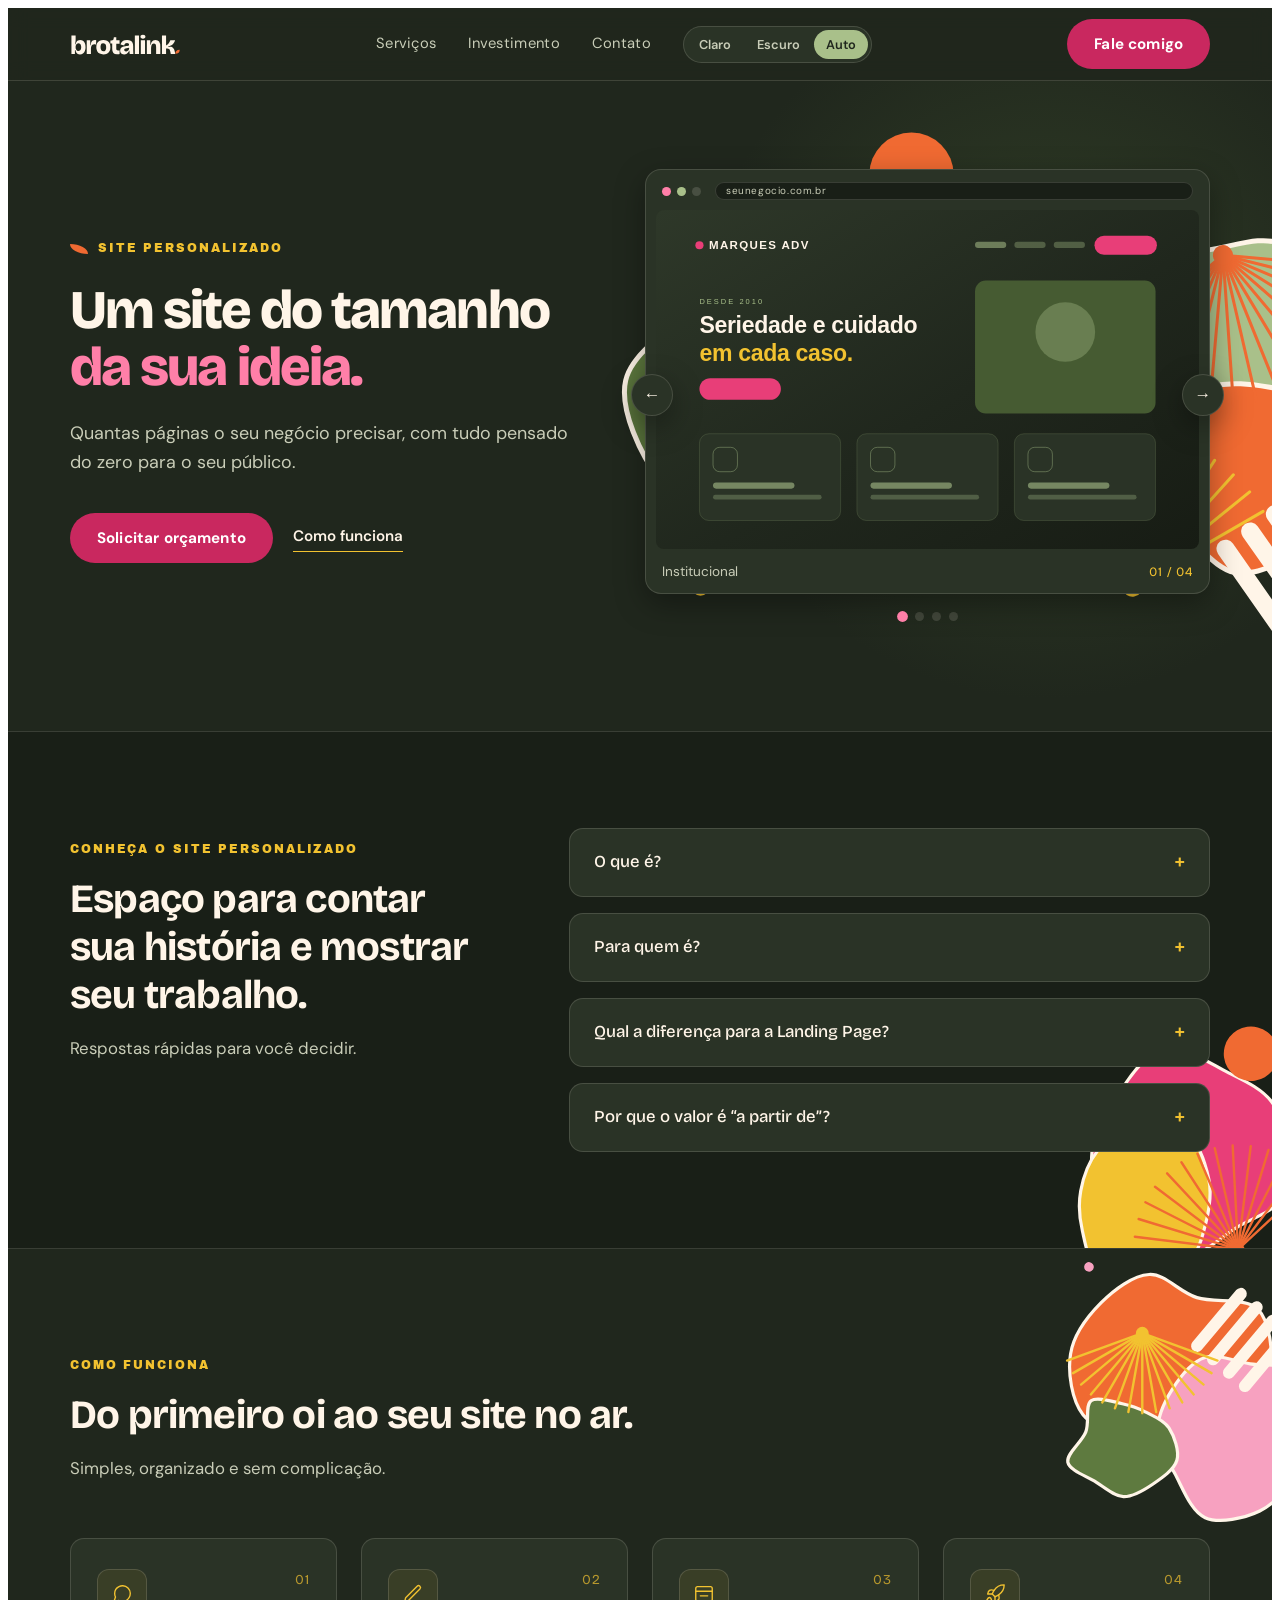
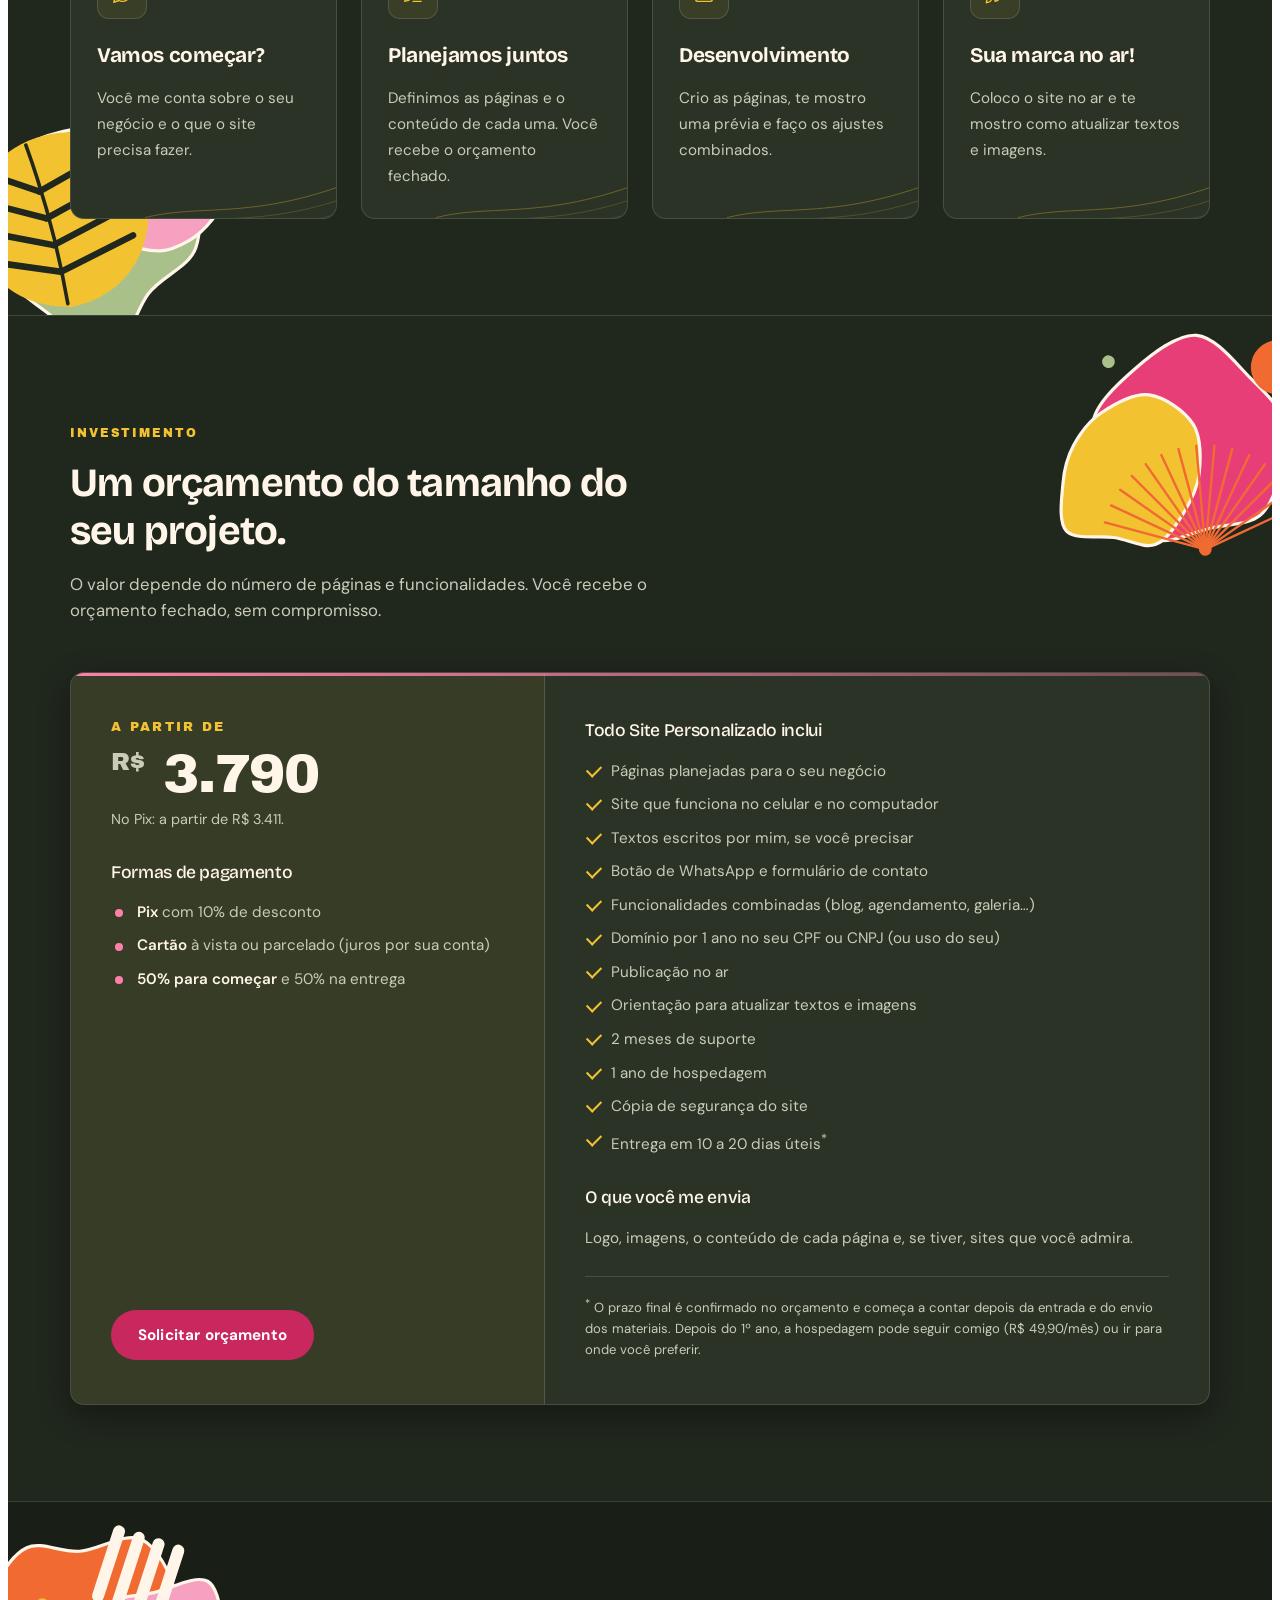
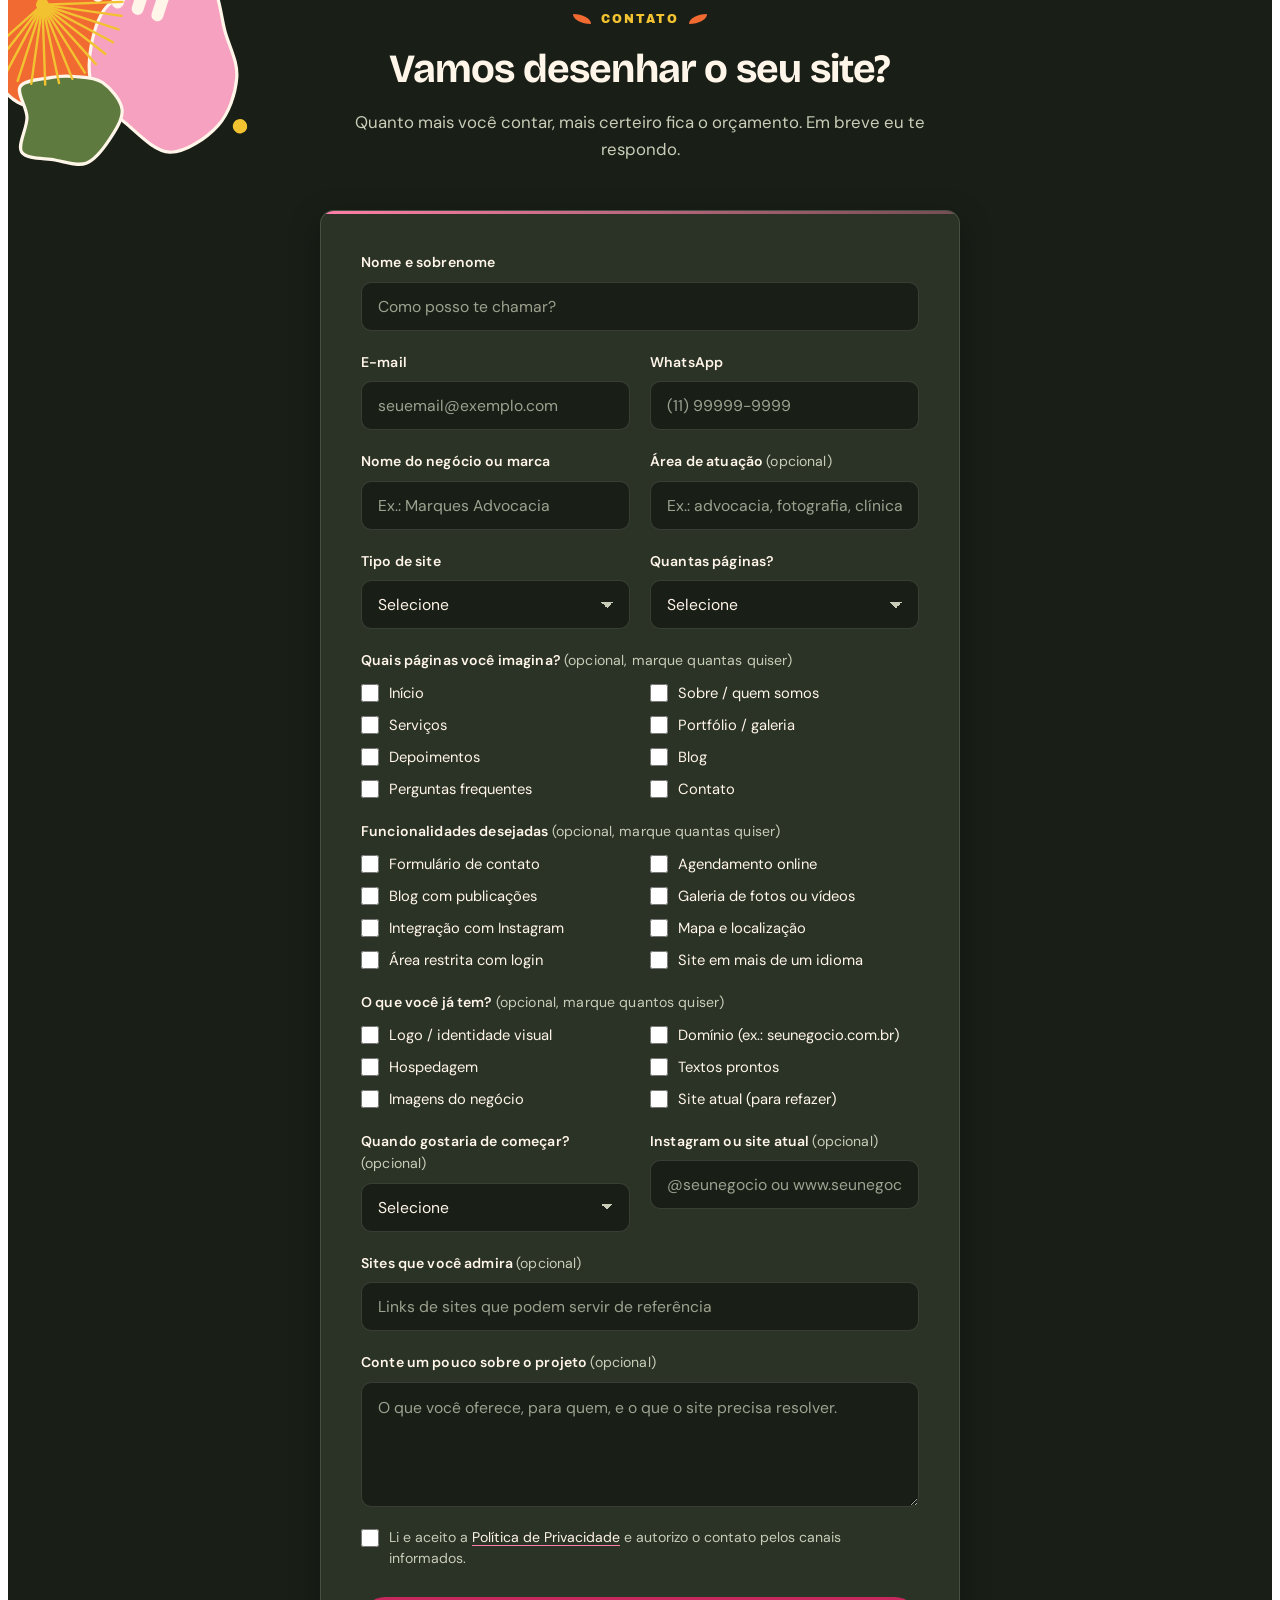
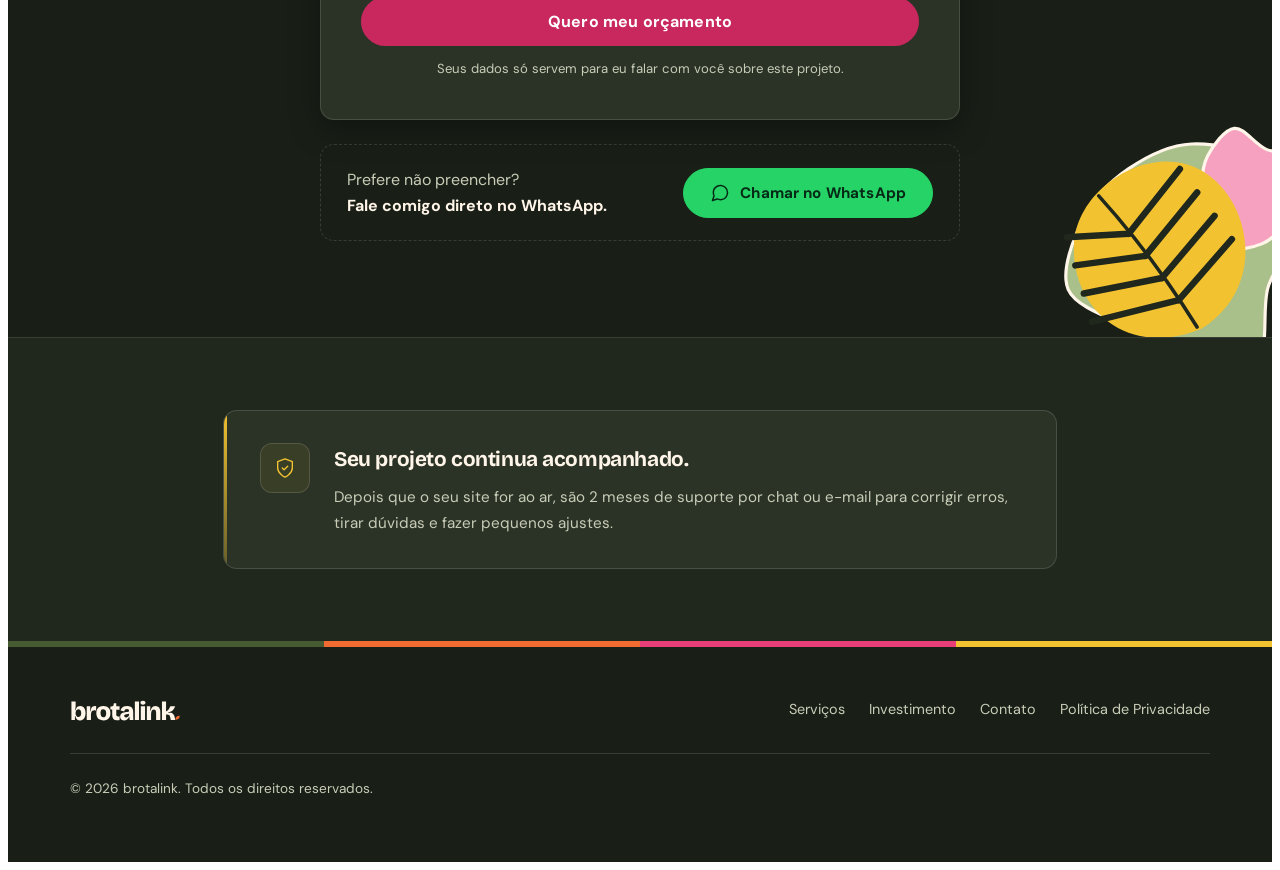
<file: s-personalizado/personalizado.html>
<!DOCTYPE html>
<html lang="pt-BR">
<head>
  <meta charset="UTF-8">
  <meta name="viewport" content="width=device-width, initial-scale=1.0">
  <meta name="description" content="Site personalizado com várias páginas, estrutura sob medida e funcionalidades para o seu negócio. brotalink.">
  <title>brotalink — Site Personalizado</title>

  <!-- Prévia local: os arquivos ficam na mesma pasta.
       Para publicar no Elementor, use elementor-personalizado.html (gerado por build-elementor.py). -->
  <link rel="stylesheet" href="personalizado.css">
</head>
<body>

<!-- ============================================================
     Para o widget HTML do Elementor, cole o conteúdo de
     elementor-personalizado.html (CSS, JS e imagens embutidos).
     Todo o conteúdo está dentro de #ws-personalizado-page.
     ============================================================ -->
<div id="ws-personalizado-page" data-ws-theme="light">

  <!-- ==========================================================
       SEÇÃO 1 — HEADER
       ========================================================== -->
  <header class="ws-header">
    <div class="ws-container ws-header__inner">
      <a href="#" class="ws-brand" aria-label="brotalink — início">
        <svg class="ws-brand__logo" viewBox="0 -1.0 425.3 80.0" aria-hidden="true" focusable="false"><path fill="currentColor" d="M38.4 77.4Q33.6 77.4 29.9 75.5Q26.3 73.5 24 69.7Q21.6 65.9 20.8 60.2H19.1L18.9 76H5.5V52V4.6H21.7V21.5Q21.7 24 21.3 26.8Q21 29.5 20.5 32.6Q20 35.6 19.3 38.8H21.3Q22.5 33.2 24.8 29.4Q27.1 25.7 30.6 23.8Q34.1 21.9 38.8 21.9Q45.2 21.9 49.9 25.2Q54.6 28.5 57.2 34.7Q59.8 40.9 59.8 49.7Q59.8 58.5 57.2 64.6Q54.5 70.8 49.7 74.1Q44.9 77.4 38.4 77.4ZM32.5 64.4Q35.7 64.4 38.1 62.5Q40.5 60.7 41.8 57.3Q43.1 54 43.1 49.7Q43.1 45.3 41.9 42Q40.6 38.7 38.4 36.8Q36.1 34.9 32.8 34.9Q30.8 34.9 29.1 35.7Q27.4 36.4 26 37.7Q24.7 39 23.7 40.7Q22.7 42.4 22.1 44.5Q21.6 46.5 21.6 48.8V50.5Q21.6 53 22.3 55.5Q22.9 58 24.3 60Q25.7 62 27.7 63.2Q29.8 64.4 32.5 64.4Z M64.4 76V50.4V23.2H77.8L78 41.9H79.7Q80.4 34.6 82.3 30.2Q84.2 25.9 87.6 23.9Q90.9 22 95.8 22Q96.9 22 98.1 22.2Q99.3 22.4 100.8 22.8L100.2 40.2Q98.4 39.3 96.5 38.9Q94.5 38.6 93 38.6Q89.3 38.6 86.6 40.2Q84 41.7 82.5 44.9Q81 48.1 80.6 52.9V76Z M128.2 77.4Q120.3 77.4 114.2 74.3Q108.1 71.2 104.7 65Q101.2 58.9 101.2 49.6Q101.2 40.1 104.7 34Q108.2 27.8 114.3 24.8Q120.4 21.8 128.3 21.8Q136.3 21.8 142.4 24.9Q148.5 28 151.9 34.1Q155.4 40.3 155.4 49.6Q155.4 59.2 151.8 65.3Q148.3 71.5 142.1 74.5Q135.9 77.4 128.2 77.4ZM128.7 65.6Q132.1 65.6 134.5 64Q136.8 62.3 137.9 58.9Q139.1 55.5 139.1 50.6Q139.1 45.3 137.8 41.7Q136.6 38.1 134.1 36.1Q131.6 34.2 127.9 34.2Q124.5 34.2 122.2 35.9Q119.8 37.5 118.6 40.9Q117.5 44.3 117.5 49.4Q117.5 57.4 120.4 61.5Q123.3 65.6 128.7 65.6Z M180.6 77.3Q171.2 77.3 166.8 72.4Q162.4 67.5 162.4 56.8V35.8H155.3L155.5 23.9H159.5Q163.6 23.7 165.5 22.1Q167.4 20.5 167.8 16.9L168.8 11.4H178V23.2H190.6V36.3H178V55.9Q178 59.4 179.7 61Q181.4 62.6 184.6 62.6Q186.4 62.6 188 62.2Q189.7 61.8 190.8 61.1V75.8Q187.7 76.8 185.1 77Q182.5 77.3 180.6 77.3Z M208.2 77.4Q203.9 77.4 200.4 75.7Q197 74.1 195 70.8Q193 67.5 193 62.6Q193 58 194.8 55Q196.5 52 199.9 50.2Q203.2 48.4 207.6 47.4Q212.1 46.3 217.5 45.4Q221 44.8 223.2 44.3Q225.3 43.8 226.3 42.8Q227.3 41.9 227.3 40.1Q227.3 37.5 225.4 35.8Q223.5 34.1 219.6 34.1Q217 34.1 214.7 35Q212.4 36 210.9 37.9Q209.3 39.9 208.8 42.9L194.5 39.5Q195.5 34.7 197.8 31.4Q200 28 203.4 25.9Q206.8 23.7 211.1 22.8Q215.3 21.8 220.1 21.8Q228 21.8 233.1 24.5Q238.2 27.1 240.6 32.5Q243.1 37.9 243.1 46.2V54.7Q243.1 58.2 243.2 61.7Q243.3 65.3 243.5 68.9Q243.6 72.4 243.9 76H229.8Q229.5 73.3 229.2 70Q228.9 66.6 228.8 63H227.2Q226.1 67 223.4 70.3Q220.8 73.6 217 75.5Q213.1 77.4 208.2 77.4ZM215.3 65.9Q217.1 65.9 219 65.2Q220.8 64.6 222.6 63.3Q224.3 62.1 225.6 60.2Q226.9 58.2 227.5 55.7L227.3 49.3L229.6 49.5Q228 50.8 225.8 51.5Q223.7 52.2 221.3 52.6Q219 53.1 216.7 53.5Q214.4 54 212.6 54.7Q210.8 55.4 209.7 56.6Q208.7 57.8 208.7 59.9Q208.7 62.7 210.5 64.3Q212.4 65.9 215.3 65.9Z M249.5 76V4.6H265.4V76Z M272.5 76V23.2H288.7V76ZM280.6 16.8Q276 16.8 273.6 14.8Q271.1 12.9 271.1 9.2Q271.1 5.4 273.6 3.5Q276 1.5 280.6 1.5Q285.3 1.5 287.8 3.5Q290.2 5.5 290.2 9.2Q290.2 12.8 287.8 14.8Q285.3 16.8 280.6 16.8Z M295.7 76V44.7V23.2H308.9L309 40.3H310.7Q311.8 34.1 314.1 30Q316.4 25.9 320.1 23.8Q323.8 21.8 329 21.8Q338.1 21.8 342.8 28.1Q347.5 34.3 347.5 47.8V76H331.3V49.7Q331.3 42.2 329.2 38.8Q327 35.3 322.7 35.3Q319.1 35.3 316.7 37.5Q314.3 39.8 313.1 43.8Q311.9 47.9 311.9 53.4V76Z M353.8 76V4.5H369.6V43.5Q372.7 41.5 375.2 39.1Q377.7 36.8 379.7 34.2Q381.8 31.5 383.3 28.8Q384.9 26 386 23.2H404.4Q403.2 27.1 401 30.9Q398.7 34.8 395.5 38Q392.3 41.3 387.9 43.7Q383.6 46 378 47.1V48.6Q385 47.3 389.5 48.5Q393.9 49.7 396.6 52.5Q399.2 55.2 400.7 59Q402.1 62.7 403 66.6L405.2 76H387.7L386.6 70Q385.8 65.6 384.7 62.2Q383.5 58.9 381.1 57Q378.8 55.1 374.2 55.1H369.6V76Z"/><path fill="#F06A32" transform="translate(406.22 78.89) rotate(-8) scale(1.3158)" d="M0 -3c0-7 5-11 14-10-1 7-6 11-14 10z"/></svg>
      </a>

      <nav class="ws-nav" aria-label="Navegação principal">
        <a href="#wscp-sobre" class="ws-nav__link">Serviços</a>
        <a href="#wscp-investimento" class="ws-nav__link">Investimento</a>
        <a href="#wscp-contato" class="ws-nav__link">Contato</a>

        <div class="ws-theme" role="group" aria-label="Seleção de tema">
          <button type="button" class="ws-theme__btn" data-ws-theme-choice="light" aria-pressed="false">Claro</button>
          <button type="button" class="ws-theme__btn" data-ws-theme-choice="dark" aria-pressed="false">Escuro</button>
          <button type="button" class="ws-theme__btn" data-ws-theme-choice="auto" aria-pressed="false">Auto</button>
        </div>
      </nav>

      <button type="button" class="ws-menu-toggle" aria-expanded="false" aria-controls="ws-nav" aria-label="Abrir menu">
        <span aria-hidden="true"></span>
      </button>

      <a href="#wscp-contato" class="ws-btn ws-btn--primary ws-header__cta">Fale comigo</a>
    </div>
  </header>

  <!-- ==========================================================
       SEÇÃO 2 — HERO + CARROSSEL
       ========================================================== -->
  <section class="ws-hero" aria-labelledby="wscp-hero-title">
    <div class="ws-container ws-hero__inner">

      <div class="ws-reveal">
        <p class="ws-hero__eyebrow">Site Personalizado</p>
        <h1 class="ws-hero__title ws-serif" id="wscp-hero-title">Um site do tamanho <em>da sua ideia.</em></h1>
        <p class="ws-hero__subtitle">Quantas páginas o seu negócio precisar, com tudo pensado do zero para o seu público.</p>
        <div class="ws-hero__actions">
          <a href="#wscp-contato" class="ws-btn ws-btn--primary">Solicitar orçamento</a>
          <a href="#wscp-processo" class="ws-hero__secondary">Como funciona</a>
        </div>
      </div>

      <!-- Carrossel de sites personalizados.
           Para trocar as imagens futuramente, basta substituir os
           arquivos em assets/ e atualizar o "src" e o "alt" abaixo.
           As legendas ficam em CAROUSEL_CAPTIONS (personalizado.js). -->
      <div class="ws-carousel ws-reveal" aria-roledescription="carrossel" aria-label="Exemplos de sites personalizados">
        <div class="ws-carousel__frame">
          <div class="ws-carousel__chrome" aria-hidden="true">
            <i></i><i></i><i></i>
            <span class="ws-carousel__url">seunegocio.com.br</span>
          </div>

          <div class="ws-carousel__viewport">
            <div class="ws-carousel__track" data-ws-carousel-track>
              <div class="ws-carousel__slide" role="group" aria-roledescription="slide" aria-label="1 de 4: Site institucional">
                <img src="assets/personalizado-01.svg" alt="Exemplo de site institucional, com apresentação da empresa e áreas de atuação" loading="eager" decoding="async">
              </div>
              <div class="ws-carousel__slide" role="group" aria-roledescription="slide" aria-label="2 de 4: Site de portfólio">
                <img src="assets/personalizado-02.svg" alt="Exemplo de site de portfólio, com galeria de trabalhos e filtros por categoria" loading="lazy" decoding="async">
              </div>
              <div class="ws-carousel__slide" role="group" aria-roledescription="slide" aria-label="3 de 4: Site com blog e conteúdo">
                <img src="assets/personalizado-03.svg" alt="Exemplo de site com blog, artigos em destaque e lista de conteúdos" loading="lazy" decoding="async">
              </div>
              <div class="ws-carousel__slide" role="group" aria-roledescription="slide" aria-label="4 de 4: Site de serviços com agendamento">
                <img src="assets/personalizado-04.svg" alt="Exemplo de site de serviços com agendamento online e calendário de horários" loading="lazy" decoding="async">
              </div>
            </div>
          </div>

          <div class="ws-carousel__caption">
            <p data-ws-carousel-caption>Institucional</p>
            <span class="ws-carousel__count" data-ws-carousel-count aria-hidden="true">01 / 04</span>
          </div>
        </div>

        <button type="button" class="ws-carousel__arrow ws-carousel__arrow--prev" data-ws-carousel-prev aria-label="Slide anterior">
          <span aria-hidden="true">←</span>
        </button>
        <button type="button" class="ws-carousel__arrow ws-carousel__arrow--next" data-ws-carousel-next aria-label="Próximo slide">
          <span aria-hidden="true">→</span>
        </button>

        <div class="ws-carousel__dots" role="tablist" aria-label="Escolher slide">
          <button type="button" class="ws-carousel__dot" role="tab" aria-selected="true" aria-label="Ir para o slide 1"></button>
          <button type="button" class="ws-carousel__dot" role="tab" aria-selected="false" aria-label="Ir para o slide 2"></button>
          <button type="button" class="ws-carousel__dot" role="tab" aria-selected="false" aria-label="Ir para o slide 3"></button>
          <button type="button" class="ws-carousel__dot" role="tab" aria-selected="false" aria-label="Ir para o slide 4"></button>
        </div>
      </div>

    </div>
  </section>

  <!-- ==========================================================
       SEÇÃO 3 — CONHEÇA O SITE PERSONALIZADO
       ========================================================== -->
  <section class="ws-about" id="wscp-sobre" aria-labelledby="wscp-sobre-title">
    <div class="ws-container ws-about__inner">

      <div class="ws-section-head ws-reveal">
        <p class="ws-section-head__eyebrow">Conheça o Site Personalizado</p>
        <h2 class="ws-section-head__title ws-serif" id="wscp-sobre-title">Espaço para contar sua história e mostrar seu trabalho.</h2>
        <p class="ws-section-head__subtitle">Respostas rápidas para você decidir.</p>
      </div>

      <div class="ws-about__faq ws-reveal">
        <details class="ws-faq__item">
          <summary class="ws-faq__question">
            O que é?
            <span class="ws-faq__icon" aria-hidden="true">+</span>
          </summary>
          <div class="ws-faq__answer">
            <p>Um site com várias páginas (como início, sobre, serviços e contato), organizado do jeito que o seu negócio precisa.</p>
          </div>
        </details>

        <details class="ws-faq__item">
          <summary class="ws-faq__question">
            Para quem é?
            <span class="ws-faq__icon" aria-hidden="true">+</span>
          </summary>
          <div class="ws-faq__answer">
            <p>Para negócios e profissionais que querem apresentar vários serviços, mostrar trabalhos, publicar conteúdo ou receber agendamentos.</p>
          </div>
        </details>

        <details class="ws-faq__item">
          <summary class="ws-faq__question">
            Qual a diferença para a Landing Page?
            <span class="ws-faq__icon" aria-hidden="true">+</span>
          </summary>
          <div class="ws-faq__answer">
            <p>A Landing Page é uma página com um objetivo. O Site Personalizado tem várias páginas para contar tudo sobre o seu negócio.</p>
          </div>
        </details>

        <details class="ws-faq__item">
          <summary class="ws-faq__question">
            Por que o valor é “a partir de”?
            <span class="ws-faq__icon" aria-hidden="true">+</span>
          </summary>
          <div class="ws-faq__answer">
            <p>Porque cada projeto é único: o número de páginas e de funcionalidades muda o trabalho. Com as suas respostas, eu monto um orçamento fechado para você.</p>
          </div>
        </details>
      </div>

    </div>
  </section>

  <!-- ==========================================================
       SEÇÃO 4 — COMO FUNCIONA O PROCESSO
       ========================================================== -->
  <section class="ws-process" id="wscp-processo" aria-labelledby="wscp-processo-title">
    <div class="ws-container">
      <div class="ws-section-head ws-reveal">
        <p class="ws-section-head__eyebrow">Como funciona</p>
        <h2 class="ws-section-head__title ws-serif" id="wscp-processo-title">Do primeiro oi ao seu site no ar.</h2>
        <p class="ws-section-head__subtitle">Simples, organizado e sem complicação.</p>
      </div>

      <div class="ws-cards">
        <article class="ws-card ws-reveal">
          <span class="ws-card__decor" aria-hidden="true">
            <svg viewBox="0 0 240 110" preserveAspectRatio="none" xmlns="http://www.w3.org/2000/svg">
              <path d="M-10 100 C 60 78 120 104 250 52" fill="none" stroke="currentColor" stroke-width="1"/>
              <path d="M-10 110 C 70 88 130 114 250 68" fill="none" stroke="currentColor" stroke-width="1" opacity=".6"/>
              <path d="M-10 120 C 80 98 140 124 250 84" fill="none" stroke="currentColor" stroke-width="1" opacity=".35"/>
            </svg>
          </span>
          <span class="ws-card__icon" aria-hidden="true">
            <svg viewBox="0 0 24 24" fill="none" stroke="currentColor" stroke-width="1.5" stroke-linecap="round" stroke-linejoin="round" xmlns="http://www.w3.org/2000/svg">
              <path d="M21 11.5a8.38 8.38 0 0 1-.9 3.8 8.5 8.5 0 0 1-7.6 4.7 8.38 8.38 0 0 1-3.8-.9L3 21l1.9-5.7a8.38 8.38 0 0 1-.9-3.8 8.5 8.5 0 0 1 4.7-7.6 8.38 8.38 0 0 1 3.8-.9h.5a8.48 8.48 0 0 1 8 8v.5z"/>
            </svg>
          </span>
          <span class="ws-card__num" aria-hidden="true">01</span>
          <h3 class="ws-card__title ws-serif">Vamos começar?</h3>
          <p class="ws-card__desc">Você me conta sobre o seu negócio e o que o site precisa fazer.</p>
        </article>

        <article class="ws-card ws-reveal">
          <span class="ws-card__decor" aria-hidden="true">
            <svg viewBox="0 0 240 110" preserveAspectRatio="none" xmlns="http://www.w3.org/2000/svg">
              <path d="M-10 100 C 60 78 120 104 250 52" fill="none" stroke="currentColor" stroke-width="1"/>
              <path d="M-10 110 C 70 88 130 114 250 68" fill="none" stroke="currentColor" stroke-width="1" opacity=".6"/>
              <path d="M-10 120 C 80 98 140 124 250 84" fill="none" stroke="currentColor" stroke-width="1" opacity=".35"/>
            </svg>
          </span>
          <span class="ws-card__icon" aria-hidden="true">
            <svg viewBox="0 0 24 24" fill="none" stroke="currentColor" stroke-width="1.5" stroke-linecap="round" stroke-linejoin="round" xmlns="http://www.w3.org/2000/svg">
              <path d="M12 20h9"/>
              <path d="M16.5 3.5a2.12 2.12 0 0 1 3 3L7 19l-4 1 1-4z"/>
            </svg>
          </span>
          <span class="ws-card__num" aria-hidden="true">02</span>
          <h3 class="ws-card__title ws-serif">Planejamos juntos</h3>
          <p class="ws-card__desc">Definimos as páginas e o conteúdo de cada uma. Você recebe o orçamento fechado.</p>
        </article>

        <article class="ws-card ws-reveal">
          <span class="ws-card__decor" aria-hidden="true">
            <svg viewBox="0 0 240 110" preserveAspectRatio="none" xmlns="http://www.w3.org/2000/svg">
              <path d="M-10 100 C 60 78 120 104 250 52" fill="none" stroke="currentColor" stroke-width="1"/>
              <path d="M-10 110 C 70 88 130 114 250 68" fill="none" stroke="currentColor" stroke-width="1" opacity=".6"/>
              <path d="M-10 120 C 80 98 140 124 250 84" fill="none" stroke="currentColor" stroke-width="1" opacity=".35"/>
            </svg>
          </span>
          <span class="ws-card__icon" aria-hidden="true">
            <svg viewBox="0 0 24 24" fill="none" stroke="currentColor" stroke-width="1.5" stroke-linecap="round" stroke-linejoin="round" xmlns="http://www.w3.org/2000/svg">
              <rect x="3" y="4" width="18" height="16" rx="2"/>
              <path d="M3 9h18"/>
              <path d="M8 14h8"/>
            </svg>
          </span>
          <span class="ws-card__num" aria-hidden="true">03</span>
          <h3 class="ws-card__title ws-serif">Desenvolvimento</h3>
          <p class="ws-card__desc">Crio as páginas, te mostro uma prévia e faço os ajustes combinados.</p>
        </article>

        <article class="ws-card ws-reveal">
          <span class="ws-card__decor" aria-hidden="true">
            <svg viewBox="0 0 240 110" preserveAspectRatio="none" xmlns="http://www.w3.org/2000/svg">
              <path d="M-10 100 C 60 78 120 104 250 52" fill="none" stroke="currentColor" stroke-width="1"/>
              <path d="M-10 110 C 70 88 130 114 250 68" fill="none" stroke="currentColor" stroke-width="1" opacity=".6"/>
              <path d="M-10 120 C 80 98 140 124 250 84" fill="none" stroke="currentColor" stroke-width="1" opacity=".35"/>
            </svg>
          </span>
          <span class="ws-card__icon" aria-hidden="true">
            <svg viewBox="0 0 24 24" fill="none" stroke="currentColor" stroke-width="1.5" stroke-linecap="round" stroke-linejoin="round" xmlns="http://www.w3.org/2000/svg">
              <path d="M4.5 16.5c-1.5 1.26-2 5-2 5s3.74-.5 5-2c.71-.84.7-2.13-.09-2.91a2.18 2.18 0 0 0-2.91-.09z"/>
              <path d="M12 15l-3-3a22 22 0 0 1 2-3.95A12.88 12.88 0 0 1 22 2c0 2.72-.78 7.5-6 11a22.35 22.35 0 0 1-4 2z"/>
              <path d="M9 12H4s.55-3.03 2-4c1.62-1.08 5 0 5 0"/>
              <path d="M12 15v5s3.03-.55 4-2c1.08-1.62 0-5 0-5"/>
            </svg>
          </span>
          <span class="ws-card__num" aria-hidden="true">04</span>
          <h3 class="ws-card__title ws-serif">Sua marca no ar!</h3>
          <p class="ws-card__desc">Coloco o site no ar e te mostro como atualizar textos e imagens.</p>
        </article>
      </div>
    </div>
  </section>

  <!-- ==========================================================
       SEÇÃO 4.1 — INVESTIMENTO
       Valores conforme o documento de regras de negócio.
       ========================================================== -->
  <section class="ws-pricing" id="wscp-investimento" aria-labelledby="wscp-investimento-title">
    <div class="ws-container">
      <div class="ws-section-head ws-reveal">
        <p class="ws-section-head__eyebrow">Investimento</p>
        <h2 class="ws-section-head__title ws-serif" id="wscp-investimento-title">Um orçamento do tamanho do seu projeto.</h2>
        <p class="ws-section-head__subtitle">O valor depende do número de páginas e funcionalidades. Você recebe o orçamento fechado, sem compromisso.</p>
      </div>

      <div class="ws-pricing__card ws-reveal">
        <div class="ws-pricing__main">
          <p class="ws-pricing__from">A partir de</p>
          <p class="ws-pricing__price ws-serif"><span class="ws-pricing__currency">R$</span> 3.790</p>
          <p class="ws-pricing__note">No Pix: a partir de R$ 3.411.</p>

          <h3 class="ws-pricing__subtitle">Formas de pagamento</h3>
          <ul class="ws-pricing__pay">
            <li><strong>Pix</strong> com 10% de desconto</li>
            <li><strong>Cartão</strong> à vista ou parcelado (juros por sua conta)</li>
            <li><strong>50% para começar</strong> e 50% na entrega</li>
          </ul>

          <a href="#wscp-contato" class="ws-btn ws-btn--primary ws-pricing__cta">Solicitar orçamento</a>
        </div>

        <div class="ws-pricing__details">
          <h3 class="ws-pricing__subtitle">Todo Site Personalizado inclui</h3>
          <ul class="ws-pricing__list">
            <li>Páginas planejadas para o seu negócio</li>
            <li>Site que funciona no celular e no computador</li>
            <li>Textos escritos por mim, se você precisar</li>
            <li>Botão de WhatsApp e formulário de contato</li>
            <li>Funcionalidades combinadas (blog, agendamento, galeria…)</li>
            <li>Domínio por 1 ano no seu CPF ou CNPJ (ou uso do seu)</li>
            <li>Publicação no ar</li>
            <li>Orientação para atualizar textos e imagens</li>
            <li>2 meses de suporte</li>
            <li>1 ano de hospedagem</li>
            <li>Cópia de segurança do site</li>
            <li>Entrega em 10 a 20 dias úteis<sup>*</sup></li>
          </ul>

          <h3 class="ws-pricing__subtitle">O que você me envia</h3>
          <p class="ws-pricing__text">Logo, imagens, o conteúdo de cada página e, se tiver, sites que você admira.</p>

          <p class="ws-pricing__foot"><sup>*</sup> O prazo final é confirmado no orçamento e começa a contar depois da entrada e do envio dos materiais. Depois do 1º ano, a hospedagem pode seguir comigo (R$ 49,90/mês) ou ir para onde você preferir.</p>
        </div>
      </div>
    </div>
  </section>

  <!-- ==========================================================
       SEÇÃO 5 — FORMULÁRIO DE CONTATO
       ========================================================== -->
  <section class="ws-contact" id="wscp-contato" aria-labelledby="wscp-contato-title">
    <div class="ws-container ws-contact__inner">

      <div class="ws-section-head ws-reveal">
        <p class="ws-section-head__eyebrow">Contato</p>
        <h2 class="ws-section-head__title ws-serif" id="wscp-contato-title">Vamos desenhar o seu site?</h2>
        <p class="ws-section-head__subtitle">Quanto mais você contar, mais certeiro fica o orçamento. Em breve eu te respondo.</p>
      </div>

      <!-- Campos com data-ws-field são validados pelo JS.
           Campos sem "required" são opcionais. Todo campo com "name"
           entra no e-mail automaticamente, usando o texto do rótulo. -->
      <form class="ws-form ws-reveal" id="wscp-form" novalidate>
        <!-- Anti-spam (honeypot): invisível para pessoas, bots costumam preencher -->
        <input type="checkbox" name="botcheck" class="ws-hp" tabindex="-1" autocomplete="off" aria-hidden="true">

        <div class="ws-form__row">
          <div class="ws-field" data-ws-field>
            <label class="ws-field__label" for="wscp-nome">Nome e sobrenome</label>
            <input class="ws-field__input" type="text" id="wscp-nome" name="nome" placeholder="Como posso te chamar?" autocomplete="name" required aria-required="true" aria-describedby="wscp-nome-erro">
            <p class="ws-field__error" id="wscp-nome-erro">Faltou seu nome e sobrenome.</p>
          </div>
        </div>

        <div class="ws-form__row ws-form__row--two">
          <div class="ws-field" data-ws-field>
            <label class="ws-field__label" for="wscp-email">E-mail</label>
            <input class="ws-field__input" type="email" id="wscp-email" name="email" placeholder="seuemail@exemplo.com" autocomplete="email" required aria-required="true" aria-describedby="wscp-email-erro">
            <p class="ws-field__error" id="wscp-email-erro">Confere o e-mail? Parece que falta alguma coisa.</p>
          </div>

          <div class="ws-field" data-ws-field>
            <label class="ws-field__label" for="wscp-telefone">WhatsApp</label>
            <input class="ws-field__input" type="tel" id="wscp-telefone" name="telefone" placeholder="(11) 99999-9999" autocomplete="tel" inputmode="numeric" maxlength="15" required aria-required="true" aria-describedby="wscp-telefone-erro">
            <p class="ws-field__error" id="wscp-telefone-erro">Coloca o WhatsApp com DDD, por favor.</p>
          </div>
        </div>

        <div class="ws-form__row ws-form__row--two">
          <div class="ws-field" data-ws-field>
            <label class="ws-field__label" for="wscp-negocio">Nome do negócio ou marca</label>
            <input class="ws-field__input" type="text" id="wscp-negocio" name="negocio" placeholder="Ex.: Marques Advocacia" autocomplete="organization" required aria-required="true" aria-describedby="wscp-negocio-erro">
            <p class="ws-field__error" id="wscp-negocio-erro">Faltou o nome do seu negócio.</p>
          </div>

          <div class="ws-field" data-ws-field>
            <label class="ws-field__label" for="wscp-area">Área de atuação <span class="ws-field__opt">(opcional)</span></label>
            <input class="ws-field__input" type="text" id="wscp-area" name="area" placeholder="Ex.: advocacia, fotografia, clínica">
          </div>
        </div>

        <div class="ws-form__row ws-form__row--two">
          <div class="ws-field" data-ws-field>
            <label class="ws-field__label" for="wscp-tipo-site">Tipo de site</label>
            <select class="ws-field__input ws-field__select" id="wscp-tipo-site" name="tipo_site" required aria-required="true" aria-describedby="wscp-tipo-site-erro">
              <option value="">Selecione</option>
              <option>Institucional (apresentar a empresa)</option>
              <option>Portfólio (mostrar trabalhos)</option>
              <option>Blog ou site de conteúdo</option>
              <option>Serviços com agendamento</option>
              <option>Catálogo de produtos (sem venda online)</option>
              <option>Outro</option>
            </select>
            <p class="ws-field__error" id="wscp-tipo-site-erro">Escolhe o tipo que mais se parece com a sua ideia.</p>
          </div>

          <div class="ws-field" data-ws-field>
            <label class="ws-field__label" for="wscp-paginas">Quantas páginas?</label>
            <select class="ws-field__input ws-field__select" id="wscp-paginas" name="paginas" required aria-required="true" aria-describedby="wscp-paginas-erro">
              <option value="">Selecione</option>
              <option>2 a 3 páginas</option>
              <option>4 a 6 páginas</option>
              <option>7 a 10 páginas</option>
              <option>Mais de 10 páginas</option>
              <option>Ainda não sei</option>
            </select>
            <p class="ws-field__error" id="wscp-paginas-erro">Escolhe uma quantidade aproximada (vale “Ainda não sei”).</p>
          </div>
        </div>

        <fieldset class="ws-form__row ws-choices">
          <legend class="ws-field__label">Quais páginas você imagina? <span class="ws-field__opt">(opcional, marque quantas quiser)</span></legend>
          <div class="ws-choices__grid">
            <label class="ws-check"><input type="checkbox" name="lista_paginas" value="Início"><span>Início</span></label>
            <label class="ws-check"><input type="checkbox" name="lista_paginas" value="Sobre"><span>Sobre / quem somos</span></label>
            <label class="ws-check"><input type="checkbox" name="lista_paginas" value="Serviços"><span>Serviços</span></label>
            <label class="ws-check"><input type="checkbox" name="lista_paginas" value="Portfólio / galeria"><span>Portfólio / galeria</span></label>
            <label class="ws-check"><input type="checkbox" name="lista_paginas" value="Depoimentos"><span>Depoimentos</span></label>
            <label class="ws-check"><input type="checkbox" name="lista_paginas" value="Blog"><span>Blog</span></label>
            <label class="ws-check"><input type="checkbox" name="lista_paginas" value="Perguntas frequentes"><span>Perguntas frequentes</span></label>
            <label class="ws-check"><input type="checkbox" name="lista_paginas" value="Contato"><span>Contato</span></label>
          </div>
        </fieldset>

        <fieldset class="ws-form__row ws-choices">
          <legend class="ws-field__label">Funcionalidades desejadas <span class="ws-field__opt">(opcional, marque quantas quiser)</span></legend>
          <div class="ws-choices__grid">
            <label class="ws-check"><input type="checkbox" name="funcionalidades" value="Formulário de contato"><span>Formulário de contato</span></label>
            <label class="ws-check"><input type="checkbox" name="funcionalidades" value="Agendamento online"><span>Agendamento online</span></label>
            <label class="ws-check"><input type="checkbox" name="funcionalidades" value="Blog com publicações"><span>Blog com publicações</span></label>
            <label class="ws-check"><input type="checkbox" name="funcionalidades" value="Galeria de fotos ou vídeos"><span>Galeria de fotos ou vídeos</span></label>
            <label class="ws-check"><input type="checkbox" name="funcionalidades" value="Integração com Instagram"><span>Integração com Instagram</span></label>
            <label class="ws-check"><input type="checkbox" name="funcionalidades" value="Mapa e localização"><span>Mapa e localização</span></label>
            <label class="ws-check"><input type="checkbox" name="funcionalidades" value="Área restrita com login"><span>Área restrita com login</span></label>
            <label class="ws-check"><input type="checkbox" name="funcionalidades" value="Site em mais de um idioma"><span>Site em mais de um idioma</span></label>
          </div>
        </fieldset>

        <fieldset class="ws-form__row ws-choices">
          <legend class="ws-field__label">O que você já tem? <span class="ws-field__opt">(opcional, marque quantos quiser)</span></legend>
          <div class="ws-choices__grid">
            <label class="ws-check"><input type="checkbox" name="possui" value="Logo / identidade visual"><span>Logo / identidade visual</span></label>
            <label class="ws-check"><input type="checkbox" name="possui" value="Domínio"><span>Domínio (ex.: seunegocio.com.br)</span></label>
            <label class="ws-check"><input type="checkbox" name="possui" value="Hospedagem"><span>Hospedagem</span></label>
            <label class="ws-check"><input type="checkbox" name="possui" value="Textos prontos"><span>Textos prontos</span></label>
            <label class="ws-check"><input type="checkbox" name="possui" value="Imagens"><span>Imagens do negócio</span></label>
            <label class="ws-check"><input type="checkbox" name="possui" value="Site atual"><span>Site atual (para refazer)</span></label>
          </div>
        </fieldset>

        <div class="ws-form__row ws-form__row--two">
          <div class="ws-field" data-ws-field>
            <label class="ws-field__label" for="wscp-prazo">Quando gostaria de começar? <span class="ws-field__opt">(opcional)</span></label>
            <select class="ws-field__input ws-field__select" id="wscp-prazo" name="prazo">
              <option value="">Selecione</option>
              <option>O quanto antes</option>
              <option>Nas próximas semanas</option>
              <option>Ainda estou pesquisando</option>
            </select>
          </div>

          <div class="ws-field" data-ws-field>
            <label class="ws-field__label" for="wscp-redes">Instagram ou site atual <span class="ws-field__opt">(opcional)</span></label>
            <input class="ws-field__input" type="text" id="wscp-redes" name="redes" placeholder="@seunegocio ou www.seunegocio.com.br">
          </div>
        </div>

        <div class="ws-form__row">
          <div class="ws-field" data-ws-field>
            <label class="ws-field__label" for="wscp-referencias">Sites que você admira <span class="ws-field__opt">(opcional)</span></label>
            <input class="ws-field__input" type="text" id="wscp-referencias" name="referencias" placeholder="Links de sites que podem servir de referência">
          </div>
        </div>

        <div class="ws-form__row">
          <div class="ws-field" data-ws-field>
            <label class="ws-field__label" for="wscp-mensagem">Conte um pouco sobre o projeto <span class="ws-field__opt">(opcional)</span></label>
            <textarea class="ws-field__input ws-field__textarea" id="wscp-mensagem" name="mensagem" rows="4" maxlength="1500" placeholder="O que você oferece, para quem, e o que o site precisa resolver."></textarea>
          </div>
        </div>

        <div class="ws-form__row">
          <div class="ws-field ws-field--consent" data-ws-field>
            <label class="ws-check">
              <input type="checkbox" id="wscp-consentimento" name="consentimento" value="sim" required aria-required="true" aria-describedby="wscp-consentimento-erro">
              <!-- Ajuste o endereço caso a página da política tenha outro slug no WordPress -->
              <span>Li e aceito a <a href="/politica-de-privacidade/" target="_blank" rel="noopener">Política de Privacidade</a> e autorizo o contato pelos canais informados.</span>
            </label>
            <p class="ws-field__error" id="wscp-consentimento-erro">Para enviar, é só aceitar a Política de Privacidade.</p>
          </div>
        </div>

        <div class="ws-form__actions">
          <button type="submit" class="ws-btn ws-btn--primary ws-form__submit" data-ws-submit>Quero meu orçamento</button>
          <p class="ws-form__hint">Seus dados só servem para eu falar com você sobre este projeto.</p>
          <p class="ws-form__status" data-ws-form-status role="status" aria-live="polite"></p>
        </div>
      </form>

      <!-- Contato direto: para quem prefere não preencher o formulário.
           O link é montado pelo JS com o WHATSAPP_NUMBER do topo do arquivo .js
           (com uma mensagem pronta). Enquanto o número estiver vazio, o bloco fica escondido. -->
      <div class="ws-wa-direct" data-ws-wa-direct hidden>
        <p class="ws-wa-direct__text">Prefere não preencher? <strong>Fale comigo direto no WhatsApp.</strong></p>
        <a href="#" class="ws-btn ws-wa-direct__btn" target="_blank" rel="noopener noreferrer">
          <svg viewBox="0 0 24 24" fill="none" stroke="currentColor" stroke-width="1.8" stroke-linecap="round" stroke-linejoin="round" aria-hidden="true" focusable="false"><path d="M21 11.5a8.38 8.38 0 0 1-.9 3.8 8.5 8.5 0 0 1-7.6 4.7 8.38 8.38 0 0 1-3.8-.9L3 21l1.9-5.7a8.38 8.38 0 0 1-.9-3.8 8.5 8.5 0 0 1 4.7-7.6 8.38 8.38 0 0 1 3.8-.9h.5a8.48 8.48 0 0 1 8 8v.5z"/></svg>
          Chamar no WhatsApp
        </a>
      </div>

    </div>
  </section>

  <!-- ==========================================================
       SEÇÃO 7 — INFORMAÇÃO SOBRE SUPORTE
       ========================================================== -->
  <section class="ws-support" aria-labelledby="wscp-suporte-title">
    <div class="ws-container">
      <div class="ws-support__inner ws-reveal">
        <span class="ws-support__icon" aria-hidden="true">
          <svg viewBox="0 0 24 24" fill="none" stroke="currentColor" stroke-width="1.5" stroke-linecap="round" stroke-linejoin="round" xmlns="http://www.w3.org/2000/svg">
            <path d="M12 22s8-4 8-10V5l-8-3-8 3v7c0 6 8 10 8 10z"/>
            <path d="M9 12l2 2 4-4"/>
          </svg>
        </span>
        <div>
          <h2 class="ws-support__title ws-serif" id="wscp-suporte-title">Seu projeto continua acompanhado.</h2>
          <p class="ws-support__desc">Depois que o seu site for ao ar, são 2 meses de suporte por chat ou e-mail para corrigir erros, tirar dúvidas e fazer pequenos ajustes.</p>
        </div>
      </div>
    </div>
  </section>

  <!-- ==========================================================
       SEÇÃO 8 — FOOTER
       ========================================================== -->
  <footer class="ws-footer">
    <div class="ws-container ws-footer__inner">
      <a href="#" class="ws-brand" aria-label="brotalink — início">
        <svg class="ws-brand__logo" viewBox="0 -1.0 425.3 80.0" aria-hidden="true" focusable="false"><path fill="currentColor" d="M38.4 77.4Q33.6 77.4 29.9 75.5Q26.3 73.5 24 69.7Q21.6 65.9 20.8 60.2H19.1L18.9 76H5.5V52V4.6H21.7V21.5Q21.7 24 21.3 26.8Q21 29.5 20.5 32.6Q20 35.6 19.3 38.8H21.3Q22.5 33.2 24.8 29.4Q27.1 25.7 30.6 23.8Q34.1 21.9 38.8 21.9Q45.2 21.9 49.9 25.2Q54.6 28.5 57.2 34.7Q59.8 40.9 59.8 49.7Q59.8 58.5 57.2 64.6Q54.5 70.8 49.7 74.1Q44.9 77.4 38.4 77.4ZM32.5 64.4Q35.7 64.4 38.1 62.5Q40.5 60.7 41.8 57.3Q43.1 54 43.1 49.7Q43.1 45.3 41.9 42Q40.6 38.7 38.4 36.8Q36.1 34.9 32.8 34.9Q30.8 34.9 29.1 35.7Q27.4 36.4 26 37.7Q24.7 39 23.7 40.7Q22.7 42.4 22.1 44.5Q21.6 46.5 21.6 48.8V50.5Q21.6 53 22.3 55.5Q22.9 58 24.3 60Q25.7 62 27.7 63.2Q29.8 64.4 32.5 64.4Z M64.4 76V50.4V23.2H77.8L78 41.9H79.7Q80.4 34.6 82.3 30.2Q84.2 25.9 87.6 23.9Q90.9 22 95.8 22Q96.9 22 98.1 22.2Q99.3 22.4 100.8 22.8L100.2 40.2Q98.4 39.3 96.5 38.9Q94.5 38.6 93 38.6Q89.3 38.6 86.6 40.2Q84 41.7 82.5 44.9Q81 48.1 80.6 52.9V76Z M128.2 77.4Q120.3 77.4 114.2 74.3Q108.1 71.2 104.7 65Q101.2 58.9 101.2 49.6Q101.2 40.1 104.7 34Q108.2 27.8 114.3 24.8Q120.4 21.8 128.3 21.8Q136.3 21.8 142.4 24.9Q148.5 28 151.9 34.1Q155.4 40.3 155.4 49.6Q155.4 59.2 151.8 65.3Q148.3 71.5 142.1 74.5Q135.9 77.4 128.2 77.4ZM128.7 65.6Q132.1 65.6 134.5 64Q136.8 62.3 137.9 58.9Q139.1 55.5 139.1 50.6Q139.1 45.3 137.8 41.7Q136.6 38.1 134.1 36.1Q131.6 34.2 127.9 34.2Q124.5 34.2 122.2 35.9Q119.8 37.5 118.6 40.9Q117.5 44.3 117.5 49.4Q117.5 57.4 120.4 61.5Q123.3 65.6 128.7 65.6Z M180.6 77.3Q171.2 77.3 166.8 72.4Q162.4 67.5 162.4 56.8V35.8H155.3L155.5 23.9H159.5Q163.6 23.7 165.5 22.1Q167.4 20.5 167.8 16.9L168.8 11.4H178V23.2H190.6V36.3H178V55.9Q178 59.4 179.7 61Q181.4 62.6 184.6 62.6Q186.4 62.6 188 62.2Q189.7 61.8 190.8 61.1V75.8Q187.7 76.8 185.1 77Q182.5 77.3 180.6 77.3Z M208.2 77.4Q203.9 77.4 200.4 75.7Q197 74.1 195 70.8Q193 67.5 193 62.6Q193 58 194.8 55Q196.5 52 199.9 50.2Q203.2 48.4 207.6 47.4Q212.1 46.3 217.5 45.4Q221 44.8 223.2 44.3Q225.3 43.8 226.3 42.8Q227.3 41.9 227.3 40.1Q227.3 37.5 225.4 35.8Q223.5 34.1 219.6 34.1Q217 34.1 214.7 35Q212.4 36 210.9 37.9Q209.3 39.9 208.8 42.9L194.5 39.5Q195.5 34.7 197.8 31.4Q200 28 203.4 25.9Q206.8 23.7 211.1 22.8Q215.3 21.8 220.1 21.8Q228 21.8 233.1 24.5Q238.2 27.1 240.6 32.5Q243.1 37.9 243.1 46.2V54.7Q243.1 58.2 243.2 61.7Q243.3 65.3 243.5 68.9Q243.6 72.4 243.9 76H229.8Q229.5 73.3 229.2 70Q228.9 66.6 228.8 63H227.2Q226.1 67 223.4 70.3Q220.8 73.6 217 75.5Q213.1 77.4 208.2 77.4ZM215.3 65.9Q217.1 65.9 219 65.2Q220.8 64.6 222.6 63.3Q224.3 62.1 225.6 60.2Q226.9 58.2 227.5 55.7L227.3 49.3L229.6 49.5Q228 50.8 225.8 51.5Q223.7 52.2 221.3 52.6Q219 53.1 216.7 53.5Q214.4 54 212.6 54.7Q210.8 55.4 209.7 56.6Q208.7 57.8 208.7 59.9Q208.7 62.7 210.5 64.3Q212.4 65.9 215.3 65.9Z M249.5 76V4.6H265.4V76Z M272.5 76V23.2H288.7V76ZM280.6 16.8Q276 16.8 273.6 14.8Q271.1 12.9 271.1 9.2Q271.1 5.4 273.6 3.5Q276 1.5 280.6 1.5Q285.3 1.5 287.8 3.5Q290.2 5.5 290.2 9.2Q290.2 12.8 287.8 14.8Q285.3 16.8 280.6 16.8Z M295.7 76V44.7V23.2H308.9L309 40.3H310.7Q311.8 34.1 314.1 30Q316.4 25.9 320.1 23.8Q323.8 21.8 329 21.8Q338.1 21.8 342.8 28.1Q347.5 34.3 347.5 47.8V76H331.3V49.7Q331.3 42.2 329.2 38.8Q327 35.3 322.7 35.3Q319.1 35.3 316.7 37.5Q314.3 39.8 313.1 43.8Q311.9 47.9 311.9 53.4V76Z M353.8 76V4.5H369.6V43.5Q372.7 41.5 375.2 39.1Q377.7 36.8 379.7 34.2Q381.8 31.5 383.3 28.8Q384.9 26 386 23.2H404.4Q403.2 27.1 401 30.9Q398.7 34.8 395.5 38Q392.3 41.3 387.9 43.7Q383.6 46 378 47.1V48.6Q385 47.3 389.5 48.5Q393.9 49.7 396.6 52.5Q399.2 55.2 400.7 59Q402.1 62.7 403 66.6L405.2 76H387.7L386.6 70Q385.8 65.6 384.7 62.2Q383.5 58.9 381.1 57Q378.8 55.1 374.2 55.1H369.6V76Z"/><path fill="#F06A32" transform="translate(406.22 78.89) rotate(-8) scale(1.3158)" d="M0 -3c0-7 5-11 14-10-1 7-6 11-14 10z"/></svg>
      </a>

      <nav class="ws-footer__nav" aria-label="Navegação do rodapé">
        <a href="#wscp-sobre" class="ws-footer__link">Serviços</a>
        <a href="#wscp-investimento" class="ws-footer__link">Investimento</a>
        <a href="#wscp-contato" class="ws-footer__link">Contato</a>
        <!-- Ajuste o endereço caso a página da política tenha outro slug no WordPress -->
        <a href="/politica-de-privacidade/" class="ws-footer__link">Política de Privacidade</a>
      </nav>

      <p class="ws-footer__copy">© <span data-ws-year>2026</span> brotalink. Todos os direitos reservados.</p>
    </div>
  </footer>

  <!-- ==========================================================
       SEÇÃO 6 — POPUP DE AGRADECIMENTO
       ========================================================== -->
  <div class="ws-modal" id="wscp-modal" hidden>
    <button type="button" class="ws-modal__backdrop" data-ws-modal-close tabindex="-1" aria-label="Fechar mensagem"></button>
    <div class="ws-modal__dialog" role="dialog" aria-modal="true" aria-labelledby="wscp-modal-title" aria-describedby="wscp-modal-text">
      <span class="ws-modal__badge" aria-hidden="true">
        <svg viewBox="0 0 24 24" fill="none" stroke="currentColor" stroke-width="1.5" stroke-linecap="round" stroke-linejoin="round" xmlns="http://www.w3.org/2000/svg">
          <path d="M20 6L9 17l-5-5"/>
        </svg>
      </span>
      <!-- Título e texto são trocados pelo JS conforme o resultado do envio -->
      <h2 class="ws-modal__title ws-serif" id="wscp-modal-title">Que bom ter você por aqui!</h2>
      <p class="ws-modal__text" id="wscp-modal-text"></p>
      <div class="ws-modal__actions">
        <a href="#" class="ws-btn ws-btn--primary ws-modal__whatsapp" data-ws-modal-whatsapp target="_blank" rel="noopener noreferrer" hidden>Continuar no WhatsApp</a>
        <button type="button" class="ws-btn ws-btn--ghost ws-modal__close" data-ws-modal-close>Fechar</button>
      </div>
    </div>
  </div>

</div><!-- /#ws-personalizado-page -->

<!-- Prévia local: o script é carregado como arquivo separado -->
<script src="personalizado.js"></script>
</body>
</html>
</file>
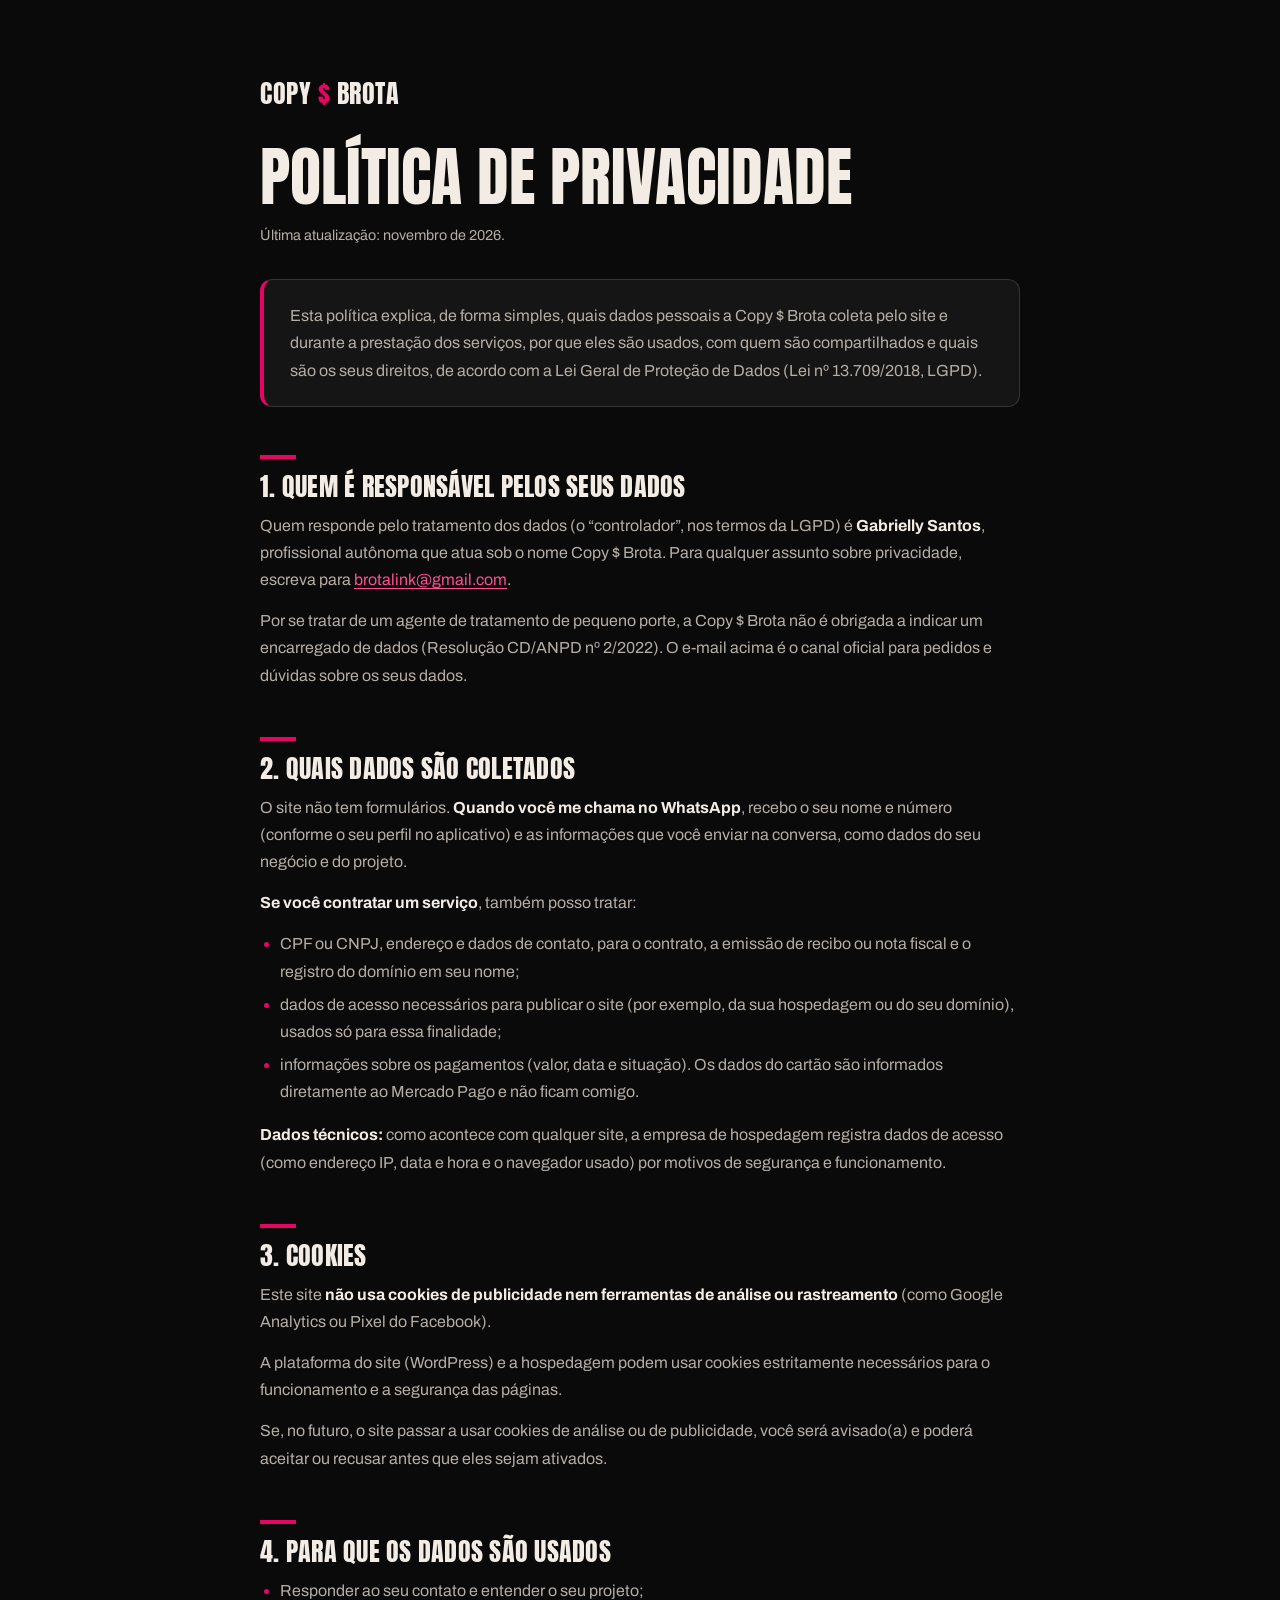
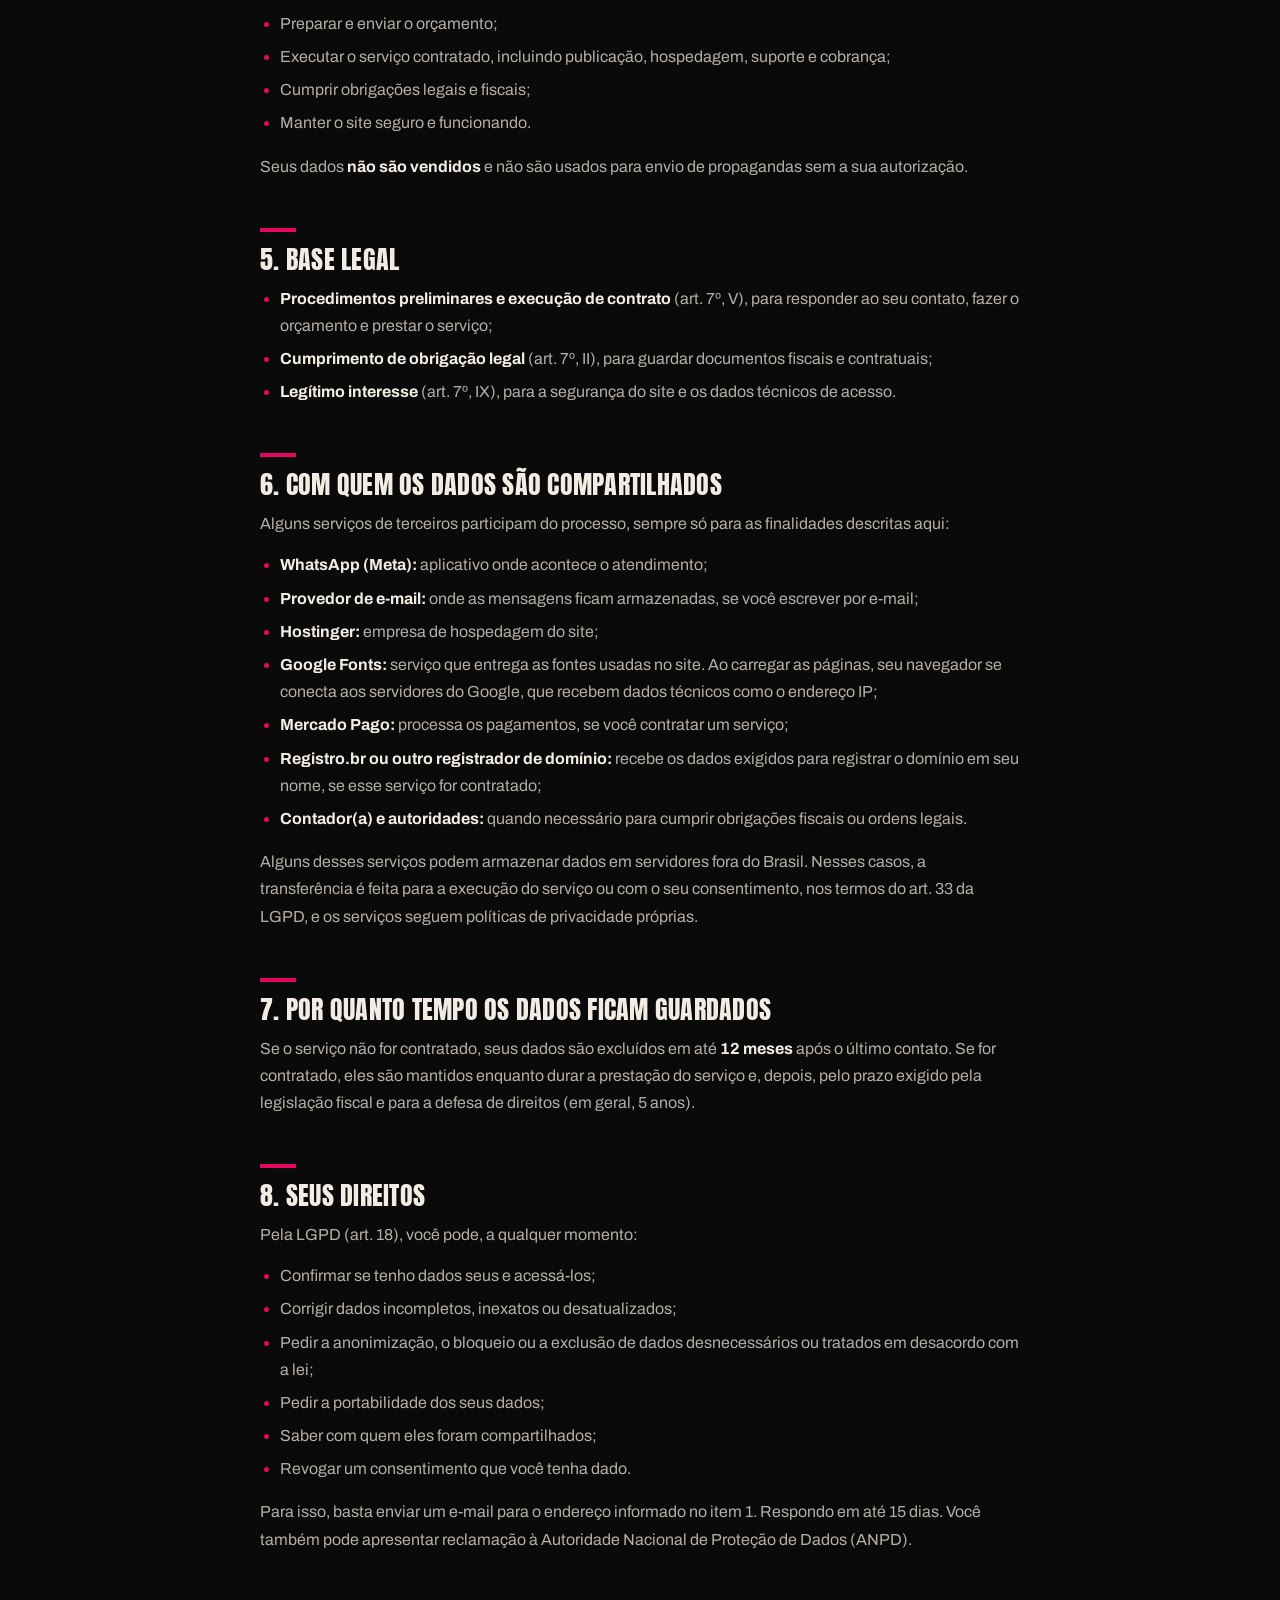
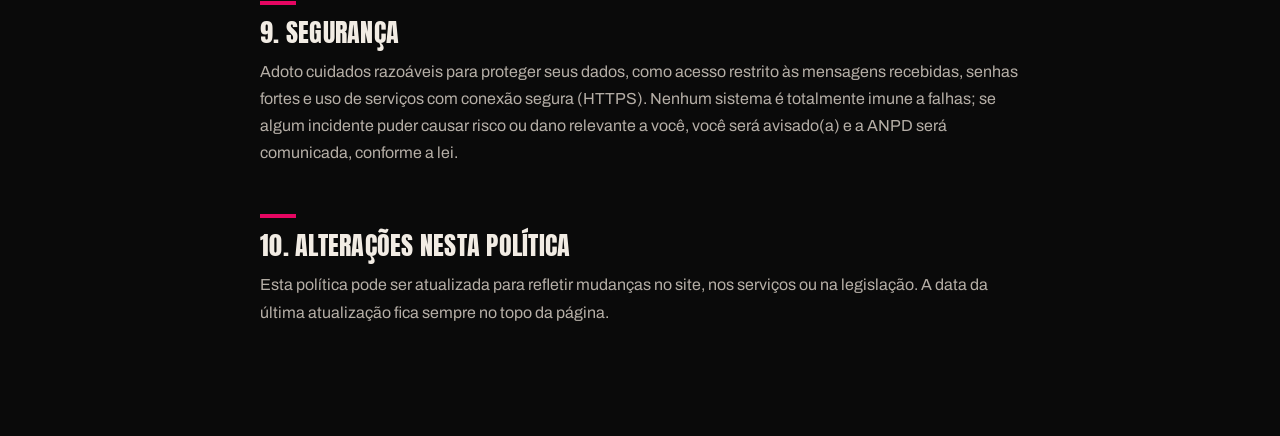
<file: s-privacidade/politica-de-privacidade.html>
<!DOCTYPE html>
<html lang="pt-BR">
<head>
  <meta charset="UTF-8">
  <meta name="viewport" content="width=device-width, initial-scale=1.0">
  <meta name="robots" content="noindex">
  <title>Copy $ Brota — Política de Privacidade</title>
</head>
<body style="margin:0">

<!-- ELEMENTOR: cole tudo entre <body> e </body> em um widget HTML da página /politica-de-privacidade/. Revise o texto com um(a) advogado(a). -->
<div id="csb-privacy">
<style>
@import url("https://fonts.googleapis.com/css2?family=Anton&family=Archivo:wght@400;600;700&display=swap");

#csb-privacy {
  --csbp-bg: #0a0a0a;
  --csbp-card: #151515;
  --csbp-text: #f2ece4;
  --csbp-muted: #b5aea6;
  --csbp-line: rgba(242, 236, 228, 0.14);
  --csbp-pink: #e60662;
  --csbp-pink-text: #ff4d93;
  background: var(--csbp-bg);
  color: var(--csbp-text);
  font-family: "Archivo", "Helvetica Neue", Arial, sans-serif;
  line-height: 1.7;
  padding: 72px 24px 96px;
  -webkit-font-smoothing: antialiased;
}
#csb-privacy * { box-sizing: border-box; }
#csb-privacy .csbp-inner { max-width: 760px; margin: 0 auto; }
#csb-privacy .csbp-brand {
  display: inline-block;
  margin: 0 0 28px;
  font-family: "Anton", Impact, sans-serif;
  font-size: 1.6rem;
  letter-spacing: .02em;
  text-transform: uppercase;
  color: var(--csbp-text);
  text-decoration: none;
}
#csb-privacy .csbp-brand span { color: var(--csbp-pink); }
#csb-privacy h1,
#csb-privacy h2 {
  font-family: "Anton", Impact, sans-serif;
  font-weight: 400;
  text-transform: uppercase;
  line-height: 1.05;
  color: var(--csbp-text);
}
#csb-privacy h1 { font-size: clamp(2.4rem, 7vw, 4rem); margin: 0 0 12px; }
#csb-privacy h2 { font-size: 1.6rem; margin: 48px 0 12px; letter-spacing: .01em; }
#csb-privacy h2::before { content: ""; display: block; width: 36px; height: 4px; margin-bottom: 14px; background: var(--csbp-pink); }
#csb-privacy p,
#csb-privacy li { color: var(--csbp-muted); font-size: 1rem; }
#csb-privacy p { margin: 0 0 14px; }
#csb-privacy strong { color: var(--csbp-text); }
#csb-privacy ul { padding-left: 20px; margin: 0 0 16px; }
#csb-privacy li { margin-bottom: 6px; }
#csb-privacy li::marker { color: var(--csbp-pink); }
#csb-privacy a { color: var(--csbp-pink-text); text-underline-offset: 3px; }
#csb-privacy .csbp-updated { font-size: .9rem; margin: 0 0 32px; }
#csb-privacy .csbp-box {
  background: var(--csbp-card);
  border: 1px solid var(--csbp-line);
  border-left: 4px solid var(--csbp-pink);
  border-radius: 12px;
  padding: 22px 26px;
  margin: 24px 0;
}
#csb-privacy .csbp-box p { margin: 0; }
@media (max-width: 640px) {
  #csb-privacy { padding: 48px 16px 72px; }
}
</style>

  <div class="csbp-inner">
    <!-- LINK: endereço da página inicial -->
    <a class="csbp-brand" href="/">Copy <span>$</span> Brota</a>
    <h1>Política de Privacidade</h1>
    <p class="csbp-updated">Última atualização: novembro de 2026.</p>

    <div class="csbp-box">
      <p>Esta política explica, de forma simples, quais dados pessoais a Copy $ Brota coleta pelo site e durante a prestação dos serviços, por que eles são usados, com quem são compartilhados e quais são os seus direitos, de acordo com a Lei Geral de Proteção de Dados (Lei nº 13.709/2018, LGPD).</p>
    </div>

    <h2>1. Quem é responsável pelos seus dados</h2>
    <!-- RESPONSÁVEL E E-MAIL: ao abrir CNPJ, troque pela razão social. Ao criar um e-mail novo, troque o endereço (aparece 2 vezes: href e texto). -->
    <p>Quem responde pelo tratamento dos dados (o “controlador”, nos termos da LGPD) é <strong>Gabrielly Santos</strong>, profissional autônoma que atua sob o nome Copy $ Brota. Para qualquer assunto sobre privacidade, escreva para <a href="mailto:brotalink@gmail.com">brotalink@gmail.com</a>.</p>
    <p>Por se tratar de um agente de tratamento de pequeno porte, a Copy $ Brota não é obrigada a indicar um encarregado de dados (Resolução CD/ANPD nº 2/2022). O e-mail acima é o canal oficial para pedidos e dúvidas sobre os seus dados.</p>

    <h2>2. Quais dados são coletados</h2>
    <p>O site não tem formulários. <strong>Quando você me chama no WhatsApp</strong>, recebo o seu nome e número (conforme o seu perfil no aplicativo) e as informações que você enviar na conversa, como dados do seu negócio e do projeto.</p>
    <p><strong>Se você contratar um serviço</strong>, também posso tratar:</p>
    <ul>
      <li>CPF ou CNPJ, endereço e dados de contato, para o contrato, a emissão de recibo ou nota fiscal e o registro do domínio em seu nome;</li>
      <li>dados de acesso necessários para publicar o site (por exemplo, da sua hospedagem ou do seu domínio), usados só para essa finalidade;</li>
      <li>informações sobre os pagamentos (valor, data e situação). Os dados do cartão são informados diretamente ao Mercado Pago e não ficam comigo.</li>
    </ul>
    <p><strong>Dados técnicos:</strong> como acontece com qualquer site, a empresa de hospedagem registra dados de acesso (como endereço IP, data e hora e o navegador usado) por motivos de segurança e funcionamento.</p>

    <h2>3. Cookies</h2>
    <p>Este site <strong>não usa cookies de publicidade nem ferramentas de análise ou rastreamento</strong> (como Google Analytics ou Pixel do Facebook).</p>
    <p>A plataforma do site (WordPress) e a hospedagem podem usar cookies estritamente necessários para o funcionamento e a segurança das páginas.</p>
    <p>Se, no futuro, o site passar a usar cookies de análise ou de publicidade, você será avisado(a) e poderá aceitar ou recusar antes que eles sejam ativados.</p>

    <h2>4. Para que os dados são usados</h2>
    <ul>
      <li>Responder ao seu contato e entender o seu projeto;</li>
      <li>Preparar e enviar o orçamento;</li>
      <li>Executar o serviço contratado, incluindo publicação, hospedagem, suporte e cobrança;</li>
      <li>Cumprir obrigações legais e fiscais;</li>
      <li>Manter o site seguro e funcionando.</li>
    </ul>
    <p>Seus dados <strong>não são vendidos</strong> e não são usados para envio de propagandas sem a sua autorização.</p>

    <h2>5. Base legal</h2>
    <ul>
      <li><strong>Procedimentos preliminares e execução de contrato</strong> (art. 7º, V), para responder ao seu contato, fazer o orçamento e prestar o serviço;</li>
      <li><strong>Cumprimento de obrigação legal</strong> (art. 7º, II), para guardar documentos fiscais e contratuais;</li>
      <li><strong>Legítimo interesse</strong> (art. 7º, IX), para a segurança do site e os dados técnicos de acesso.</li>
    </ul>

    <h2>6. Com quem os dados são compartilhados</h2>
    <p>Alguns serviços de terceiros participam do processo, sempre só para as finalidades descritas aqui:</p>
    <ul>
      <li><strong>WhatsApp (Meta):</strong> aplicativo onde acontece o atendimento;</li>
      <li><strong>Provedor de e-mail:</strong> onde as mensagens ficam armazenadas, se você escrever por e-mail;</li>
      <li><strong>Hostinger:</strong> empresa de hospedagem do site;</li>
      <li><strong>Google Fonts:</strong> serviço que entrega as fontes usadas no site. Ao carregar as páginas, seu navegador se conecta aos servidores do Google, que recebem dados técnicos como o endereço IP;</li>
      <li><strong>Mercado Pago:</strong> processa os pagamentos, se você contratar um serviço;</li>
      <li><strong>Registro.br ou outro registrador de domínio:</strong> recebe os dados exigidos para registrar o domínio em seu nome, se esse serviço for contratado;</li>
      <li><strong>Contador(a) e autoridades:</strong> quando necessário para cumprir obrigações fiscais ou ordens legais.</li>
    </ul>
    <p>Alguns desses serviços podem armazenar dados em servidores fora do Brasil. Nesses casos, a transferência é feita para a execução do serviço ou com o seu consentimento, nos termos do art. 33 da LGPD, e os serviços seguem políticas de privacidade próprias.</p>

    <h2>7. Por quanto tempo os dados ficam guardados</h2>
    <p>Se o serviço não for contratado, seus dados são excluídos em até <strong>12 meses</strong> após o último contato. Se for contratado, eles são mantidos enquanto durar a prestação do serviço e, depois, pelo prazo exigido pela legislação fiscal e para a defesa de direitos (em geral, 5 anos).</p>

    <h2>8. Seus direitos</h2>
    <p>Pela LGPD (art. 18), você pode, a qualquer momento:</p>
    <ul>
      <li>Confirmar se tenho dados seus e acessá-los;</li>
      <li>Corrigir dados incompletos, inexatos ou desatualizados;</li>
      <li>Pedir a anonimização, o bloqueio ou a exclusão de dados desnecessários ou tratados em desacordo com a lei;</li>
      <li>Pedir a portabilidade dos seus dados;</li>
      <li>Saber com quem eles foram compartilhados;</li>
      <li>Revogar um consentimento que você tenha dado.</li>
    </ul>
    <p>Para isso, basta enviar um e-mail para o endereço informado no item 1. Respondo em até 15 dias. Você também pode apresentar reclamação à Autoridade Nacional de Proteção de Dados (ANPD).</p>

    <h2>9. Segurança</h2>
    <p>Adoto cuidados razoáveis para proteger seus dados, como acesso restrito às mensagens recebidas, senhas fortes e uso de serviços com conexão segura (HTTPS). Nenhum sistema é totalmente imune a falhas; se algum incidente puder causar risco ou dano relevante a você, você será avisado(a) e a ANPD será comunicada, conforme a lei.</p>

    <h2>10. Alterações nesta política</h2>
    <p>Esta política pode ser atualizada para refletir mudanças no site, nos serviços ou na legislação. A data da última atualização fica sempre no topo da página.</p>
  </div>
</div><!-- /#csb-privacy -->

</body>
</html>
</file>
<file: landing-page.css>
@import url("https://fonts.googleapis.com/css2?family=Anton&family=Archivo:wght@400;500;600;700;800&display=swap");

#csb-site {
  /* CORES E FONTES: altere aqui (modo escuro; o modo claro fica logo abaixo, em [data-csb-theme="light"]) */
  --csb-black: #0a0a0a;
  --csb-white: #f2ece4;
  --csb-pink: #e60662;
  --csb-bg: #0a0a0a;
  --csb-surface: #131313;
  --csb-card: #171717;
  --csb-text: #f2ece4;
  --csb-muted: #b5aea6;
  --csb-line: rgba(242, 236, 228, 0.14);
  --csb-ghost-bd: rgba(242, 236, 228, .35);
  --csb-pink-text: #ff4d93;
  --csb-header-bg: rgba(10, 10, 10, .88);
  --csb-primary-hover: #f2ece4;
  --csb-primary-hover-fg: #0a0a0a;
  --csb-display: "Anton", "Impact", "Arial Narrow", sans-serif;
  --csb-body: "Archivo", "Helvetica Neue", Arial, sans-serif;

  --csb-max: 1240px;
  --csb-gutter: 24px;
  --csb-header-h: 84px;
  --csb-ease: cubic-bezier(.2, .7, .2, 1);
  --csb-grain: url("data:image/svg+xml,%3Csvg xmlns='http://www.w3.org/2000/svg' width='160' height='160'%3E%3Cfilter id='n'%3E%3CfeTurbulence type='fractalNoise' baseFrequency='.85' numOctaves='3' stitchTiles='stitch'/%3E%3CfeColorMatrix values='0 0 0 0 1 0 0 0 0 1 0 0 0 0 1 0 0 0 .55 0'/%3E%3C/filter%3E%3Crect width='100%25' height='100%25' filter='url(%23n)'/%3E%3C/svg%3E");
  --csb-grain-dark: url("data:image/svg+xml,%3Csvg xmlns='http://www.w3.org/2000/svg' width='120' height='120'%3E%3Cfilter id='n'%3E%3CfeTurbulence type='fractalNoise' baseFrequency='1.1' numOctaves='2' stitchTiles='stitch'/%3E%3CfeColorMatrix values='0 0 0 0 0 0 0 0 0 0 0 0 0 0 0 0 0 0 1.4 -.55'/%3E%3C/filter%3E%3Crect width='100%25' height='100%25' filter='url(%23n)'/%3E%3C/svg%3E");

  position: relative;
  color-scheme: dark;
  background: var(--csb-bg);
  color: var(--csb-text);
  font-family: var(--csb-body);
  font-size: 16px;
  line-height: 1.55;
  -webkit-font-smoothing: antialiased;
  -moz-osx-font-smoothing: grayscale;
  overflow-x: clip;
  text-align: left;
}

#csb-site[data-csb-theme="light"] {
  color-scheme: light;
  --csb-bg: #f4efe7;
  --csb-surface: #ebe4d8;
  --csb-card: #ffffff;
  --csb-text: #0a0a0a;
  --csb-muted: #57514b;
  --csb-line: rgba(10, 10, 10, .12);
  --csb-ghost-bd: rgba(10, 10, 10, .3);
  --csb-pink-text: #c4004f;
  --csb-header-bg: rgba(244, 239, 231, .9);
  --csb-primary-hover: #0a0a0a;
  --csb-primary-hover-fg: #f2ece4;
  --csb-grain-hero: var(--csb-grain-dark);
}
#csb-site[data-csb-theme="light"] .csb-final,
#csb-site[data-csb-theme="light"] .csb-footer {
  --csb-bg: #0a0a0a;
  --csb-card: #171717;
  --csb-text: #f2ece4;
  --csb-muted: #b5aea6;
  --csb-line: rgba(242, 236, 228, 0.14);
  --csb-ghost-bd: rgba(242, 236, 228, .35);
  --csb-pink-text: #ff4d93;
  --csb-primary-hover: #f2ece4;
  --csb-primary-hover-fg: #0a0a0a;
  color: var(--csb-text);
}
#csb-site.csb-theme-ready,
#csb-site.csb-theme-ready .csb-section,
#csb-site.csb-theme-ready .csb-hero,
#csb-site.csb-theme-ready .csb-service { transition: background-color .4s var(--csb-ease), color .4s var(--csb-ease); }

#csb-site *,
#csb-site *::before,
#csb-site *::after { box-sizing: border-box; }
#csb-site h1, #csb-site h2, #csb-site h3, #csb-site p, #csb-site ul, #csb-site li { margin: 0; padding: 0; }
#csb-site ul { list-style: none; }
#csb-site img { display: block; max-width: 100%; height: auto; border: 0; box-shadow: none; border-radius: 0; }
#csb-site a, #csb-site a:hover, #csb-site a:focus { color: inherit; text-decoration: none; }
#csb-site button { font: inherit; color: inherit; background: none; border: 0; padding: 0; margin: 0; cursor: pointer; box-shadow: none; text-transform: none; letter-spacing: normal; line-height: inherit; min-height: 0; border-radius: 0; }
#csb-site em { font-style: normal; }
#csb-site strong { font-weight: 700; color: var(--csb-text); }
#csb-site svg { display: block; }
#csb-site :focus-visible { outline: 3px solid var(--csb-pink-text); outline-offset: 3px; border-radius: 4px; }
#csb-site [hidden] { display: none !important; }
#csb-site section[id] { scroll-margin-top: calc(var(--csb-header-h) - 1px); }

#csb-site .csb-wrap {
  width: 100%;
  max-width: var(--csb-max);
  margin: 0 auto;
  padding: 0 var(--csb-gutter);
}

#csb-site .csb-eyebrow {
  font-weight: 700;
  font-size: 13px;
  letter-spacing: .22em;
  text-transform: uppercase;
  color: var(--csb-pink-text);
  margin-bottom: 14px;
}
#csb-site .csb-title {
  font-family: var(--csb-display);
  font-weight: 400;
  font-size: clamp(38px, 6vw, 76px);
  line-height: .98;
  letter-spacing: .005em;
  text-transform: uppercase;
  color: var(--csb-text);
}
#csb-site .csb-pink { color: var(--csb-pink); }

#csb-site .csb-accent {
  display: inline-block;
  padding-right: .05em;
  font-family: var(--csb-display);
  font-weight: 400;
  text-transform: uppercase;
  color: var(--csb-pink);
  transform: skewX(-10deg);
}
@supports ((-webkit-background-clip: text) or (background-clip: text)) {
  #csb-site .csb-accent {
    background: var(--csb-grain-dark), var(--csb-pink);
    -webkit-background-clip: text;
    background-clip: text;
    color: transparent;
  }
}

#csb-site .csb-btn {
  --csb-btn-bg: transparent;
  --csb-btn-fg: var(--csb-text);
  --csb-btn-bd: var(--csb-line);
  position: relative;
  display: inline-flex;
  align-items: center;
  justify-content: center;
  gap: 12px;
  min-height: 48px;
  padding: 12px 24px;
  border: 2px solid var(--csb-btn-bd);
  border-radius: 999px;
  background: var(--csb-btn-bg);
  color: var(--csb-btn-fg);
  font-family: var(--csb-body);
  font-weight: 800;
  font-size: 14px;
  letter-spacing: .06em;
  line-height: 1.1;
  text-transform: uppercase;
  white-space: nowrap;
  overflow: hidden;
  isolation: isolate;
  transition: color .3s var(--csb-ease), border-color .3s var(--csb-ease), transform .3s var(--csb-ease), box-shadow .3s var(--csb-ease);
}
#csb-site .csb-btn::before {
  content: "";
  position: absolute;
  inset: 0;
  z-index: -1;
  background: var(--csb-btn-fill, var(--csb-pink));
  transform: translateX(-101%);
  transition: transform .45s var(--csb-ease);
}
#csb-site .csb-btn:hover { transform: translateY(-2px); color: var(--csb-btn-fg-hover, var(--csb-black)); border-color: var(--csb-btn-fill, var(--csb-pink)); }
#csb-site .csb-btn:hover::before { transform: translateX(0); }
#csb-site .csb-btn:active { transform: translateY(0); }
#csb-site .csb-btn--lg { min-height: 58px; padding: 16px 30px; font-size: 15px; }
#csb-site .csb-btn--primary {
  --csb-btn-bg: var(--csb-pink);
  --csb-btn-fg: var(--csb-black);
  --csb-btn-bd: var(--csb-pink);
  --csb-btn-fill: var(--csb-primary-hover);
  --csb-btn-fg-hover: var(--csb-primary-hover-fg);
  box-shadow: 0 10px 30px -12px rgba(230, 6, 98, .7);
}
#csb-site .csb-btn--primary:hover { box-shadow: 0 16px 34px -12px rgba(230, 6, 98, .85); }
#csb-site .csb-btn--outline { --csb-btn-bd: var(--csb-pink); }
#csb-site .csb-btn--ghost { --csb-btn-bd: var(--csb-ghost-bd); }
#csb-site .csb-btn--dark {
  --csb-btn-fg: var(--csb-white);
  --csb-btn-bg: var(--csb-black);
  --csb-btn-bd: var(--csb-black);
  --csb-btn-fill: var(--csb-white);
}

#csb-site .csb-arrow {
  width: 18px;
  height: 18px;
  flex: none;
  fill: none;
  stroke: currentColor;
  stroke-width: 2.2;
  stroke-linecap: round;
  stroke-linejoin: round;
  transition: transform .3s var(--csb-ease);
}
#csb-site .csb-btn:hover .csb-arrow,
#csb-site .csb-service__cta:hover .csb-arrow { transform: translateX(4px); }

#csb-site .csb-header {
  position: sticky;
  top: 0;
  z-index: 50;
  height: var(--csb-header-h);
  transition: background-color .35s var(--csb-ease), box-shadow .35s var(--csb-ease);
}
#csb-site .csb-header.is-scrolled {
  background: var(--csb-header-bg);
  -webkit-backdrop-filter: blur(12px);
  backdrop-filter: blur(12px);
  box-shadow: 0 1px 0 var(--csb-line);
}
#csb-site .csb-header.is-menu-open { -webkit-backdrop-filter: none; backdrop-filter: none; background: transparent; box-shadow: none; }
#csb-site .csb-header__inner {
  height: 100%;
  display: flex;
  align-items: center;
  gap: 28px;
}
#csb-site .csb-logo { display: inline-flex; flex: none; transition: transform .3s var(--csb-ease); }
#csb-site .csb-logo:hover { transform: rotate(-3deg) scale(1.04); }
#csb-site .csb-logo img { width: 96px; }
#csb-site .csb-logo__on-light,
#csb-site[data-csb-theme="light"] .csb-header:not(.is-menu-open) .csb-logo__on-dark { display: none; }
#csb-site[data-csb-theme="light"] .csb-header:not(.is-menu-open) .csb-logo__on-light { display: block; }

#csb-site .csb-theme {
  position: relative;
  z-index: 3;
  display: grid;
  place-items: center;
  flex: none;
  width: 44px;
  height: 44px;
  border: 2px solid var(--csb-line);
  border-radius: 50%;
  color: var(--csb-text);
  transition: border-color .3s, color .3s, transform .4s var(--csb-ease);
}
#csb-site .csb-theme:hover { border-color: var(--csb-pink); color: var(--csb-pink-text); transform: rotate(20deg); }
#csb-site .csb-theme svg { width: 20px; height: 20px; fill: none; stroke: currentColor; stroke-width: 1.8; stroke-linecap: round; stroke-linejoin: round; }
#csb-site .csb-theme__moon,
#csb-site[data-csb-theme="light"] .csb-theme__sun { display: none; }
#csb-site[data-csb-theme="light"] .csb-theme__moon { display: block; }

#csb-site .csb-nav {
  display: flex;
  align-items: center;
  gap: 6px;
  margin: 0 auto;
}
#csb-site .csb-nav__link {
  position: relative;
  padding: 10px 14px;
  font-weight: 700;
  font-size: 14px;
  letter-spacing: .08em;
  text-transform: uppercase;
  transition: color .25s var(--csb-ease);
}
#csb-site .csb-nav__link::after {
  content: "";
  position: absolute;
  left: 14px;
  right: 14px;
  bottom: 4px;
  height: 2px;
  background: var(--csb-pink);
  transform: scaleX(0);
  transform-origin: left;
  transition: transform .35s var(--csb-ease);
}
#csb-site .csb-nav__link:hover,
#csb-site .csb-nav__link.is-active { color: var(--csb-pink-text); }
#csb-site .csb-nav__link:hover::after,
#csb-site .csb-nav__link.is-active::after { transform: scaleX(1); }
#csb-site .csb-nav__cta { display: none; }

#csb-site .csb-burger {
  display: none;
  position: relative;
  width: 48px;
  height: 48px;
  margin-left: auto;
  border: 2px solid var(--csb-line);
  border-radius: 50%;
  z-index: 3;
}
#csb-site .csb-burger span {
  position: absolute;
  left: 13px;
  width: 18px;
  height: 2px;
  background: var(--csb-text);
  transition: transform .35s var(--csb-ease), opacity .2s;
}
#csb-site .csb-burger span:nth-child(1) { top: 16px; }
#csb-site .csb-burger span:nth-child(2) { top: 22px; }
#csb-site .csb-burger span:nth-child(3) { top: 28px; }
#csb-site .csb-burger[aria-expanded="true"] span:nth-child(1) { transform: translateY(6px) rotate(45deg); }
#csb-site .csb-burger[aria-expanded="true"] span:nth-child(2) { opacity: 0; }
#csb-site .csb-burger[aria-expanded="true"] span:nth-child(3) { transform: translateY(-6px) rotate(-45deg); }

#csb-site .csb-hero {
  position: relative;
  margin-top: calc(var(--csb-header-h) * -1);
  padding: calc(var(--csb-header-h) + 48px) 0 72px;
  min-height: min(100svh, 940px);
  display: flex;
  align-items: center;
  background:
    radial-gradient(60% 70% at 78% 45%, rgba(230, 6, 98, .16), transparent 70%),
    radial-gradient(80% 90% at 0% 100%, rgba(255, 255, 255, .05), transparent 60%),
    var(--csb-bg);
  isolation: isolate;
}
#csb-site .csb-hero::before {
  content: "";
  position: absolute;
  inset: 0;
  z-index: -1;
  background-image: var(--csb-grain-hero, var(--csb-grain));
  opacity: .09;
  pointer-events: none;
}
#csb-site .csb-hero::after {
  content: "";
  position: absolute;
  left: 0;
  right: 0;
  bottom: -1px;
  height: 22px;
  z-index: 1;
  background: var(--csb-pink);
  clip-path: polygon(0 70%, 4% 40%, 9% 62%, 14% 30%, 20% 58%, 26% 36%, 31% 66%, 37% 42%, 43% 70%, 49% 38%, 55% 60%, 61% 34%, 67% 64%, 73% 40%, 79% 68%, 85% 36%, 91% 62%, 96% 44%, 100% 66%, 100% 100%, 0 100%);
}
#csb-site .csb-hero__inner {
  display: grid;
  grid-template-columns: minmax(0, 1.02fr) minmax(0, 1fr);
  align-items: center;
  gap: 32px;
}
#csb-site .csb-hero__copy { position: relative; z-index: 2; }
#csb-site .csb-hero__title {
  font-family: var(--csb-display);
  font-weight: 400;
  font-size: clamp(50px, 7.4vw, 112px);
  line-height: .92;
  letter-spacing: .005em;
  text-transform: uppercase;
  color: var(--csb-text);
  margin-bottom: 26px;
}
#csb-site .csb-line { display: block; overflow: hidden; overflow: visible clip; padding-bottom: .04em; }
#csb-site .csb-line > span { display: inline-block; }
#csb-site .csb-hero__accent { margin-left: .04em; }
#csb-site .csb-hero__text {
  max-width: 34em;
  font-size: clamp(17px, 1.5vw, 20px);
  color: var(--csb-muted);
  margin-bottom: 34px;
}
#csb-site .csb-hero__actions { display: flex; flex-wrap: wrap; gap: 14px; }

#csb-site .csb-hero__visual {
  position: relative;
  aspect-ratio: 1.15 / 1;
  display: grid;
  place-items: center;
  perspective: 1600px;
}
#csb-site .csb-shape {
  position: absolute;
  background: var(--csb-pink);
  will-change: transform;
}
#csb-site .csb-shape::after {
  content: "";
  position: absolute;
  inset: 0;
  background-image: var(--csb-grain);
  mix-blend-mode: multiply;
  opacity: .5;
}
#csb-site .csb-shape--a {
  width: 64%;
  height: 72%;
  top: 6%;
  left: 14%;
  transform: rotate(-7deg);
  clip-path: polygon(3% 4%, 18% 0, 35% 3%, 52% 0, 70% 4%, 88% 1%, 100% 6%, 97% 24%, 100% 45%, 96% 66%, 99% 85%, 95% 100%, 76% 96%, 58% 100%, 38% 96%, 20% 100%, 2% 97%, 4% 78%, 0 58%, 3% 38%, 0 18%);
}
#csb-site .csb-shape--b {
  width: 30%;
  height: 46%;
  right: 0;
  bottom: 8%;
  opacity: .85;
  transform: rotate(5deg);
  clip-path: polygon(0 3%, 30% 0, 62% 4%, 100% 0, 96% 30%, 100% 62%, 97% 100%, 64% 96%, 30% 100%, 2% 96%, 5% 64%, 0 34%);
}
#csb-site .csb-device {
  position: relative;
  width: 92%;
  z-index: 1;
  will-change: transform;
}
#csb-site .csb-laptop {
  transform: rotateY(-17deg) rotateX(7deg) rotateZ(-3deg);
  transform-style: preserve-3d;
  animation: csb-float 7s ease-in-out infinite;
}
#csb-site .csb-laptop__lid {
  position: relative;
  margin: 0 7%;
  padding: 2.2% 2.2% 2.6%;
  border-radius: 14px 14px 4px 4px;
  background: linear-gradient(160deg, #3a3a3d, #141415 60%);
  box-shadow: inset 0 0 0 1px rgba(255, 255, 255, .12), 0 40px 80px -30px rgba(0, 0, 0, .9);
}
#csb-site .csb-laptop__screen {
  position: relative;
  aspect-ratio: 16 / 10;
  overflow: hidden;
  border-radius: 4px;
  background: #050505;
  container-type: inline-size;
}
#csb-site .csb-laptop__glare {
  position: absolute;
  inset: 0;
  background: linear-gradient(115deg, rgba(255, 255, 255, .14) 0%, rgba(255, 255, 255, 0) 38%);
  pointer-events: none;
}
#csb-site .csb-laptop__base {
  position: relative;
  padding-bottom: 4.2%;
  background: linear-gradient(180deg, #4a4a4e, #1c1c1e 70%);
  border-radius: 2px 2px 18px 18px;
  clip-path: polygon(0 0, 100% 0, 97% 100%, 3% 100%);
}
#csb-site .csb-laptop__base::before {
  content: "";
  position: absolute;
  left: 42%;
  right: 42%;
  top: 0;
  height: 32%;
  background: #0d0d0e;
  border-radius: 0 0 8px 8px;
}

#csb-site .csb-mini {
  position: absolute;
  inset: 0;
  display: flex;
  flex-direction: column;
  background: radial-gradient(70% 90% at 80% 30%, rgba(230, 6, 98, .22), transparent 70%), #0b0b0b;
}
#csb-site .csb-mini__bar {
  display: flex;
  align-items: center;
  justify-content: space-between;
  padding: 3.4cqw 4.5cqw 0;
}
#csb-site .csb-mini__bar img { width: 11cqw; }
#csb-site .csb-mini__menu { display: grid; gap: .8cqw; }
#csb-site .csb-mini__menu i { display: block; width: 3.6cqw; height: .45cqw; background: var(--csb-white); }
#csb-site .csb-mini__body {
  flex: 1;
  display: grid;
  grid-template-columns: 1.05fr 1fr;
  align-items: center;
  gap: 3cqw;
  padding: 0 4.5cqw 4cqw;
}
#csb-site .csb-mini__copy { display: flex; flex-direction: column; align-items: flex-start; gap: 1.8cqw; }
#csb-site .csb-mini__tag { font-size: 1.7cqw; font-weight: 800; letter-spacing: .2em; text-transform: uppercase; color: var(--csb-pink-text); }
#csb-site .csb-mini__title {
  font-family: var(--csb-display);
  font-size: 6.4cqw;
  line-height: .95;
  text-transform: uppercase;
  color: var(--csb-white);
}
#csb-site .csb-mini__title em { display: block; color: var(--csb-pink); transform: skewX(-10deg); transform-origin: left; }
#csb-site .csb-mini__sub { font-size: 1.9cqw; color: var(--csb-muted); }
#csb-site .csb-mini__btn {
  margin-top: .6cqw;
  padding: 1.2cqw 2.4cqw;
  background: var(--csb-pink);
  color: var(--csb-black);
  font-size: 1.6cqw;
  font-weight: 800;
  letter-spacing: .08em;
  text-transform: uppercase;
  border-radius: 99px;
}
#csb-site .csb-mini__art {
  position: relative;
  height: 78%;
  border-radius: 1cqw;
  overflow: hidden;
  background:
    radial-gradient(circle at 1px 1px, rgba(242, 236, 228, .28) 1px, transparent 1.4px) 0 0 / 1.6cqw 1.6cqw,
    linear-gradient(160deg, #2b2b2b, #0f0f0f);
}
#csb-site .csb-mini__art::before {
  content: "C$B";
  position: absolute;
  right: -2cqw;
  bottom: -3cqw;
  font-family: var(--csb-display);
  font-size: 20cqw;
  line-height: 1;
  color: transparent;
  -webkit-text-stroke: .25cqw rgba(242, 236, 228, .35);
}
#csb-site .csb-mini__art i {
  position: absolute;
  left: -10%;
  right: -10%;
  top: 34%;
  height: 4.2cqw;
  background: var(--csb-pink);
  transform: rotate(-12deg);
}

#csb-site .csb-marquee {
  position: relative;
  z-index: 2;
  overflow: hidden;
  background: var(--csb-pink);
  color: var(--csb-black);
  padding: 14px 0 16px;
}
#csb-site .csb-marquee__track {
  display: flex;
  width: max-content;
  animation: csb-marquee 60s linear infinite;
}
#csb-site .csb-marquee__group {
  display: flex;
  flex: none;
  align-items: center;
  gap: 28px;
  padding-right: 28px;
}
#csb-site .csb-marquee span,
#csb-site .csb-marquee b {
  font-family: var(--csb-display);
  font-weight: 400;
  font-size: clamp(22px, 2.6vw, 34px);
  line-height: 1;
  text-transform: uppercase;
  white-space: nowrap;
}

#csb-site .csb-section { position: relative; padding: clamp(80px, 11vw, 140px) 0; }
#csb-site .csb-head { max-width: 760px; margin-bottom: clamp(40px, 5vw, 64px); }
#csb-site .csb-head--row {
  max-width: none;
  display: flex;
  align-items: flex-end;
  justify-content: space-between;
  gap: 24px;
}
#csb-site .csb-head__text { margin-top: 16px; color: var(--csb-muted); font-size: 17px; }

#csb-site .csb-services__grid {
  display: grid;
  grid-template-columns: repeat(4, minmax(0, 1fr));
  gap: 18px;
}
#csb-site .csb-service {
  position: relative;
  display: flex;
  flex-direction: column;
  min-height: 360px;
  padding: 30px 26px 28px;
  border: 1px solid var(--csb-line);
  border-radius: 18px;
  background: var(--csb-card);
  overflow: hidden;
  isolation: isolate;
  transition: transform .45s var(--csb-ease), border-color .45s var(--csb-ease), color .45s var(--csb-ease);
}
#csb-site .csb-service::before {
  content: "";
  position: absolute;
  inset: 0;
  z-index: -1;
  background: var(--csb-pink);
  clip-path: polygon(0 100%, 100% 100%, 100% 100%, 0 100%);
  transition: clip-path .55s var(--csb-ease);
}
#csb-site .csb-service__num {
  font-family: var(--csb-display);
  font-size: 15px;
  letter-spacing: .1em;
  color: var(--csb-pink-text);
  transition: color .45s var(--csb-ease);
}
#csb-site .csb-service__icon {
  display: grid;
  place-items: center;
  width: 58px;
  height: 58px;
  margin-top: 26px;
  border-radius: 50%;
  border: 1.5px solid var(--csb-line);
  color: var(--csb-pink-text);
  transition: transform .5s var(--csb-ease), color .45s, border-color .45s, background-color .45s;
}
#csb-site .csb-service__icon svg,
#csb-site .csb-why__icon svg { fill: none; stroke: currentColor; stroke-width: 1.6; stroke-linecap: round; stroke-linejoin: round; }
#csb-site .csb-service__icon svg { width: 26px; height: 26px; }
#csb-site .csb-service__title {
  margin-top: 40px;
  font-family: var(--csb-display);
  font-weight: 400;
  font-size: clamp(26px, 2.3vw, 32px);
  line-height: 1;
  text-transform: uppercase;
}
#csb-site .csb-service__text { margin: 12px 0 24px; color: var(--csb-muted); font-size: 15.5px; transition: color .45s var(--csb-ease); }
#csb-site .csb-service__cta {
  display: inline-flex;
  align-items: center;
  gap: 8px;
  margin-top: auto;
  padding-top: 18px;
  border-top: 1px solid var(--csb-line);
  font-weight: 800;
  font-size: 13.5px;
  letter-spacing: .08em;
  text-transform: uppercase;
  transition: border-color .45s var(--csb-ease);
}
#csb-site .csb-service__cta::after {
  content: "";
  position: absolute;
  inset: 0;
  z-index: 1;
}
#csb-site .csb-service:hover,
#csb-site .csb-service:focus-within {
  transform: translateY(-8px) rotate(-.6deg);
  border-color: var(--csb-pink);
  color: var(--csb-black);
}
#csb-site .csb-service:hover::before,
#csb-site .csb-service:focus-within::before { clip-path: polygon(0 0, 100% 0, 100% 100%, 0 100%); }
#csb-site .csb-service:hover .csb-service__num,
#csb-site .csb-service:hover .csb-service__text,
#csb-site .csb-service:hover .csb-service__cta,
#csb-site .csb-service:focus-within .csb-service__num,
#csb-site .csb-service:focus-within .csb-service__text,
#csb-site .csb-service:focus-within .csb-service__cta { color: var(--csb-black); border-color: rgba(10, 10, 10, .25); }
#csb-site .csb-service:hover .csb-service__icon,
#csb-site .csb-service:focus-within .csb-service__icon {
  transform: rotate(-12deg) scale(1.08);
  color: var(--csb-pink);
  background: var(--csb-black);
  border-color: var(--csb-black);
}
#csb-site .csb-service__cta:focus-visible { outline-color: var(--csb-black); }

#csb-site .csb-portfolio { background: linear-gradient(180deg, var(--csb-bg), var(--csb-surface) 40%, var(--csb-bg)); }
#csb-site .csb-carousel__arrows { display: flex; gap: 10px; flex: none; }
#csb-site .csb-arrowbtn {
  display: grid;
  place-items: center;
  width: 56px;
  height: 56px;
  border: 2px solid var(--csb-line);
  border-radius: 50%;
  transition: background-color .3s var(--csb-ease), border-color .3s, color .3s, transform .3s var(--csb-ease);
}
#csb-site .csb-arrowbtn svg { width: 20px; height: 20px; fill: none; stroke: currentColor; stroke-width: 2.2; stroke-linecap: round; stroke-linejoin: round; }
#csb-site .csb-arrowbtn:hover { background: var(--csb-pink); border-color: var(--csb-pink); color: var(--csb-black); transform: scale(1.06); }

#csb-site .csb-carousel { position: relative; }
#csb-site .csb-carousel::before,
#csb-site .csb-carousel::after {
  content: "";
  position: absolute;
  top: 0;
  bottom: 0;
  width: 6vw;
  z-index: 2;
  pointer-events: none;
}
#csb-site .csb-carousel::before { left: 0; background: linear-gradient(90deg, var(--csb-bg), transparent); }
#csb-site .csb-carousel::after { right: 0; background: linear-gradient(-90deg, var(--csb-bg), transparent); }
#csb-site .csb-carousel__viewport {
  overflow-x: auto;
  overflow-y: hidden;
  scrollbar-width: none;
  -webkit-overflow-scrolling: touch;
  overscroll-behavior-x: contain;
  padding: 10px 0 24px;
  cursor: grab;
}
#csb-site .csb-carousel__viewport::-webkit-scrollbar { display: none; }
#csb-site .csb-carousel__viewport.is-dragging { cursor: grabbing; }
#csb-site .csb-carousel__viewport.is-dragging * { pointer-events: none; }
#csb-site .csb-carousel__viewport:focus-visible { outline-offset: -3px; }
#csb-site .csb-carousel__track {
  display: flex;
  gap: 22px;
  width: max-content;
  padding: 0 var(--csb-gutter);
}
#csb-site .csb-work {
  flex: none;
  width: clamp(270px, 34vw, 460px);
  user-select: none;
  -webkit-user-select: none;
}
#csb-site .csb-work__frame {
  position: relative;
  padding-top: 26px;
  border-radius: 14px;
  background: #222;
  border: 1px solid var(--csb-line);
  overflow: hidden;
  transition: transform .5s var(--csb-ease), border-color .5s, box-shadow .5s;
}
#csb-site .csb-work__dots {
  position: absolute;
  top: 9px;
  left: 12px;
  display: flex;
  gap: 6px;
}
#csb-site .csb-work__dots i { width: 8px; height: 8px; border-radius: 50%; background: rgba(242, 236, 228, .25); }
#csb-site .csb-work__dots i:first-child { background: var(--csb-pink); }
#csb-site .csb-work__frame img {
  width: 100%;
  aspect-ratio: 16 / 10;
  object-fit: cover;
  object-position: top;
  transition: transform .8s var(--csb-ease);
  -webkit-user-drag: none;
}
#csb-site .csb-work:hover .csb-work__frame {
  transform: translateY(-6px);
  border-color: var(--csb-pink);
  box-shadow: 0 24px 50px -24px rgba(230, 6, 98, .6);
}
#csb-site .csb-work:hover .csb-work__frame img { transform: scale(1.04); }
#csb-site .csb-work__info { display: flex; align-items: baseline; gap: 12px; margin-top: 16px; flex-wrap: wrap; }
#csb-site .csb-work__tag {
  padding: 4px 10px;
  border: 1px solid var(--csb-pink);
  border-radius: 99px;
  font-size: 11.5px;
  font-weight: 800;
  letter-spacing: .12em;
  text-transform: uppercase;
  color: var(--csb-pink-text);
}
#csb-site .csb-work__title {
  font-family: var(--csb-display);
  font-weight: 400;
  font-size: 22px;
  line-height: 1.1;
  text-transform: uppercase;
}
#csb-site .csb-portfolio__links {
  display: flex;
  flex-wrap: wrap;
  gap: 12px;
  margin-top: 40px;
}

#csb-site .csb-why__inner {
  display: grid;
  grid-template-columns: minmax(0, .9fr) minmax(0, 1.1fr);
  gap: clamp(40px, 6vw, 96px);
  align-items: start;
}
#csb-site .csb-why__head { position: sticky; top: calc(var(--csb-header-h) + 32px); }
#csb-site .csb-why__head .csb-title { margin-bottom: 32px; }
#csb-site .csb-why__list { border-top: 1px solid var(--csb-line); }
#csb-site .csb-why__item {
  position: relative;
  display: grid;
  grid-template-columns: 64px 1fr;
  column-gap: 22px;
  align-items: center;
  padding: 26px 8px;
  border-bottom: 1px solid var(--csb-line);
  transition: padding-left .4s var(--csb-ease);
}
#csb-site .csb-why__item::before {
  content: "";
  position: absolute;
  left: 0;
  top: -1px;
  bottom: -1px;
  width: 4px;
  background: var(--csb-pink);
  transform: scaleY(0);
  transition: transform .4s var(--csb-ease);
}
#csb-site .csb-why__item:hover { padding-left: 22px; }
#csb-site .csb-why__item:hover::before { transform: scaleY(1); }
#csb-site .csb-why__icon {
  grid-row: span 2;
  display: grid;
  place-items: center;
  width: 64px;
  height: 64px;
  border-radius: 16px;
  background: rgba(230, 6, 98, .1);
  color: var(--csb-pink-text);
  transition: background-color .4s, color .4s, transform .4s var(--csb-ease);
}
#csb-site .csb-why__icon svg { width: 28px; height: 28px; }
#csb-site .csb-why__item:hover .csb-why__icon { background: var(--csb-pink); color: var(--csb-black); transform: rotate(-8deg); }
#csb-site .csb-why__title {
  font-family: var(--csb-display);
  font-weight: 400;
  font-size: clamp(24px, 2.4vw, 32px);
  line-height: 1.05;
  text-transform: uppercase;
}
#csb-site .csb-why__text { margin-top: 4px; color: var(--csb-muted); }

#csb-site .csb-offer { padding: 0 0 clamp(80px, 10vw, 130px); }
#csb-site .csb-offer__box {
  position: relative;
  display: grid;
  grid-template-columns: minmax(0, 1fr) auto;
  align-items: center;
  gap: 32px 48px;
  padding: clamp(40px, 6vw, 80px) clamp(28px, 5vw, 72px);
  background: var(--csb-pink);
  color: var(--csb-black);
  overflow: hidden;
  isolation: isolate;
  clip-path: polygon(0 2%, 8% 0, 22% 1.5%, 37% 0, 52% 2%, 68% 0, 83% 1.5%, 100% 0, 99.4% 30%, 100% 62%, 99.2% 100%, 84% 98%, 66% 100%, 49% 98.2%, 31% 100%, 15% 98%, 0 100%, .7% 66%, 0 34%);
}
#csb-site .csb-offer__box::after {
  content: "";
  position: absolute;
  inset: 0;
  z-index: -1;
  background-image: var(--csb-grain);
  mix-blend-mode: multiply;
  opacity: .45;
}
#csb-site .csb-offer__sign {
  position: absolute;
  right: -2%;
  top: 50%;
  z-index: -1;
  font-family: var(--csb-display);
  font-size: clamp(260px, 34vw, 480px);
  line-height: 1;
  color: rgba(10, 10, 10, .08);
  transform: translateY(-50%) rotate(12deg);
  pointer-events: none;
}
#csb-site .csb-offer__eyebrow {
  display: inline-block;
  margin-bottom: 16px;
  padding: 6px 12px;
  background: var(--csb-black);
  color: var(--csb-white);
  font-weight: 800;
  font-size: 12px;
  letter-spacing: .2em;
  text-transform: uppercase;
  transform: rotate(-2deg);
}
#csb-site .csb-offer__title {
  max-width: 15ch;
  font-family: var(--csb-display);
  font-weight: 400;
  font-size: clamp(36px, 5.2vw, 70px);
  line-height: .98;
  text-transform: uppercase;
}
#csb-site .csb-offer__text { max-width: 36em; margin-top: 18px; font-size: clamp(16px, 1.4vw, 19px); font-weight: 500; color: rgba(10, 10, 10, .86); }
#csb-site .csb-offer__action { display: flex; flex-direction: column; align-items: flex-start; gap: 12px; }
#csb-site .csb-offer__note { font-size: 13px; font-weight: 600; color: rgba(10, 10, 10, .78); }

#csb-site .csb-final {
  position: relative;
  padding: clamp(80px, 10vw, 140px) 0 clamp(90px, 11vw, 150px);
  text-align: center;
  isolation: isolate;
  overflow: hidden;
  background: radial-gradient(50% 60% at 50% 40%, rgba(230, 6, 98, .2), transparent 70%), var(--csb-bg);
}
#csb-site .csb-final::before {
  content: "";
  position: absolute;
  inset: 0;
  z-index: -1;
  background-image: var(--csb-grain);
  opacity: .08;
}
#csb-site .csb-final__inner { display: flex; flex-direction: column; align-items: center; }
#csb-site .csb-final__logo { width: clamp(220px, 30vw, 380px); margin-bottom: 40px; }
#csb-site .csb-final__title {
  max-width: 11.5ch;
  font-family: var(--csb-display);
  font-weight: 400;
  font-size: clamp(44px, 7vw, 100px);
  line-height: .95;
  text-transform: uppercase;
}
#csb-site .csb-final__text { margin: 26px 0 34px; font-size: clamp(17px, 1.6vw, 21px); color: var(--csb-muted); }

#csb-site .csb-footer { border-top: 1px solid var(--csb-line); padding: 40px 0; background: var(--csb-bg); }
#csb-site .csb-footer__inner {
  display: grid;
  grid-template-columns: auto 1fr auto;
  align-items: center;
  gap: 24px 40px;
}
#csb-site .csb-footer__logo img { width: 84px; }
#csb-site .csb-footer__nav { display: flex; flex-wrap: wrap; gap: 6px 26px; justify-content: center; }
#csb-site .csb-footer__nav a {
  font-size: 13px;
  font-weight: 700;
  letter-spacing: .08em;
  text-transform: uppercase;
  color: var(--csb-muted);
  transition: color .25s;
}
#csb-site .csb-footer__nav a:hover { color: var(--csb-pink-text); }
#csb-site .csb-footer__social { display: flex; gap: 10px; }
#csb-site .csb-social {
  display: grid;
  place-items: center;
  width: 46px;
  height: 46px;
  border: 1.5px solid var(--csb-line);
  border-radius: 50%;
  transition: background-color .3s, border-color .3s, color .3s, transform .3s var(--csb-ease);
}
#csb-site .csb-social svg,
#csb-site .csb-float svg { fill: none; stroke: currentColor; stroke-width: 1.7; stroke-linecap: round; stroke-linejoin: round; }
#csb-site .csb-social svg { width: 21px; height: 21px; }
#csb-site .csb-social:hover { background: var(--csb-pink); border-color: var(--csb-pink); color: var(--csb-black); transform: translateY(-3px); }
#csb-site .csb-fill { fill: currentColor; stroke: none; }
#csb-site .csb-footer__copy {
  grid-column: 1 / -1;
  padding-top: 22px;
  border-top: 1px solid var(--csb-line);
  font-size: 13px;
  color: var(--csb-muted);
  text-align: center;
}

#csb-site .csb-float {
  position: fixed;
  right: 20px;
  bottom: 20px;
  z-index: 60;
  display: grid;
  place-items: center;
  width: 60px;
  height: 60px;
  border-radius: 50%;
  background: var(--csb-pink);
  color: var(--csb-black);
  box-shadow: 0 14px 34px -10px rgba(230, 6, 98, .8);
  opacity: 0;
  transform: translateY(20px) scale(.8);
  pointer-events: none;
  transition: opacity .4s var(--csb-ease), transform .4s var(--csb-ease), background-color .3s;
}
#csb-site .csb-float.is-visible { opacity: 1; transform: none; pointer-events: auto; }
#csb-site .csb-float:hover { background: var(--csb-primary-hover); color: var(--csb-primary-hover-fg); transform: scale(1.07); }
#csb-site .csb-float svg { width: 28px; height: 28px; }

@keyframes csb-float {
  0%, 100% { transform: rotateY(-17deg) rotateX(7deg) rotateZ(-3deg) translateY(0); }
  50% { transform: rotateY(-15deg) rotateX(6deg) rotateZ(-2.4deg) translateY(-14px); }
}
@keyframes csb-marquee {
  to { transform: translateX(-50%); }
}
@keyframes csb-rise {
  from { transform: translateY(105%); }
}
@keyframes csb-accent-in {
  from { clip-path: inset(-10% 100% -10% 0); }
  to { clip-path: inset(-10% -10% -10% 0); }
}
@keyframes csb-fade-up {
  from { opacity: 0; transform: translateY(26px); }
}
@keyframes csb-visual-in {
  from { opacity: 0; transform: translateX(40px) scale(.96); }
}

#csb-site.csb-js .csb-hero .csb-line > span { animation: csb-rise .9s var(--csb-ease) both; }
#csb-site.csb-js .csb-hero .csb-line:nth-child(1) > span { animation-delay: .1s; }
#csb-site.csb-js .csb-hero .csb-line:nth-child(2) > span { animation-delay: .22s; }
#csb-site.csb-js .csb-hero .csb-line:nth-child(3) > span { animation-delay: .34s; }
#csb-site.csb-js .csb-hero__accent { animation: csb-accent-in .7s .8s cubic-bezier(.6, 0, .3, 1) both; }
#csb-site.csb-js .csb-hero__eyebrow,
#csb-site.csb-js .csb-hero__text,
#csb-site.csb-js .csb-hero__actions { animation: csb-fade-up .8s var(--csb-ease) both; }
#csb-site.csb-js .csb-hero__text { animation-delay: .5s; }
#csb-site.csb-js .csb-hero__actions { animation-delay: .62s; }
#csb-site.csb-js .csb-hero__visual { animation: csb-visual-in 1.1s .2s var(--csb-ease) both; }

#csb-site.csb-js .csb-reveal {
  opacity: 0;
  transform: translateY(34px);
  transition: opacity .8s var(--csb-ease), transform .8s var(--csb-ease);
  transition-delay: var(--csb-delay, 0s);
}
#csb-site.csb-js .csb-reveal.is-in { opacity: 1; transform: none; }
#csb-site.csb-js .csb-service.csb-reveal.is-in { transition: transform .45s var(--csb-ease), border-color .45s var(--csb-ease), color .45s var(--csb-ease), opacity .8s var(--csb-ease); }

@media (min-width: 961px) {
  #csb-site .csb-hero__inner { grid-template-columns: minmax(0, 1.18fr) minmax(0, .92fr); }
}

@media (max-width: 1100px) {
  #csb-site .csb-services__grid { grid-template-columns: repeat(2, minmax(0, 1fr)); }
  #csb-site .csb-service { min-height: 300px; }
  #csb-site .csb-nav__link { padding: 10px; letter-spacing: .05em; }
  #csb-site .csb-nav__link::after { left: 10px; right: 10px; }
}

@media (max-width: 960px) {
  #csb-site { --csb-header-h: 72px; }
  #csb-site .csb-logo img { width: 80px; }
  #csb-site .csb-header__cta { display: none; }
  #csb-site .csb-burger { display: block; margin-left: 0; }
  #csb-site .csb-theme { margin-left: auto; }

  #csb-site .csb-nav {
    position: fixed;
    inset: 0;
    z-index: 2;
    flex-direction: column;
    align-items: flex-start;
    justify-content: center;
    gap: 4px;
    margin: 0;
    padding: 96px 28px 40px;
    background: radial-gradient(70% 50% at 100% 0%, rgba(230, 6, 98, .25), transparent 70%), var(--csb-bg);
    opacity: 0;
    visibility: hidden;
    transform: translateY(-12px);
    transition: opacity .35s var(--csb-ease), transform .35s var(--csb-ease), visibility 0s linear .35s;
  }
  #csb-site .csb-nav.is-open {
    opacity: 1;
    visibility: visible;
    transform: none;
    transition: opacity .35s var(--csb-ease), transform .35s var(--csb-ease), visibility 0s;
  }
  #csb-site .csb-nav__link {
    font-family: var(--csb-display);
    font-weight: 400;
    font-size: clamp(38px, 11vw, 56px);
    line-height: 1.05;
    letter-spacing: .01em;
    padding: 4px 0;
    opacity: 0;
    transform: translateY(14px);
    transition: opacity .4s var(--csb-ease), transform .4s var(--csb-ease), color .25s;
  }
  #csb-site .csb-nav__link::after { left: 0; right: auto; width: 40px; bottom: 0; height: 4px; }
  #csb-site .csb-nav.is-open .csb-nav__link { opacity: 1; transform: none; }
  #csb-site .csb-nav.is-open .csb-nav__link:nth-child(2) { transition-delay: .05s; }
  #csb-site .csb-nav.is-open .csb-nav__link:nth-child(3) { transition-delay: .1s; }
  #csb-site .csb-nav.is-open .csb-nav__link:nth-child(4) { transition-delay: .15s; }
  #csb-site .csb-nav.is-open .csb-nav__link:nth-child(5) { transition-delay: .2s; }
  #csb-site .csb-nav__cta { display: inline-flex; margin-top: 28px; }

  #csb-site .csb-hero { min-height: 0; padding: calc(var(--csb-header-h) + 28px) 0 64px; }
  #csb-site .csb-hero__inner { grid-template-columns: 1fr; gap: 20px; }
  #csb-site .csb-hero__visual { width: min(100%, 560px); margin: 0 auto; aspect-ratio: 1.3 / 1; }

  #csb-site .csb-why__inner { grid-template-columns: 1fr; }
  #csb-site .csb-why__head { position: static; }

  #csb-site .csb-offer__box { grid-template-columns: 1fr; }

  #csb-site .csb-footer__inner { grid-template-columns: 1fr auto; }
  #csb-site .csb-footer__nav { grid-column: 1 / -1; grid-row: 2; justify-content: flex-start; }
}

@media (max-width: 640px) {
  #csb-site { --csb-gutter: 16px; }
  #csb-site .csb-hero__title { font-size: clamp(44px, 13.4vw, 72px); }
  #csb-site .csb-hero__actions .csb-btn { width: 100%; }
  #csb-site .csb-btn { white-space: normal; text-align: center; letter-spacing: .03em; }
  #csb-site .csb-btn--lg { padding: 16px 20px; font-size: 14px; }
  #csb-site .csb-services__grid { grid-template-columns: 1fr; }
  #csb-site .csb-service { min-height: 0; }
  #csb-site .csb-head--row { flex-direction: column; align-items: flex-start; }
  #csb-site .csb-work { width: 80vw; }
  #csb-site .csb-carousel::before,
  #csb-site .csb-carousel::after { display: none; }
  #csb-site .csb-portfolio__links .csb-btn { flex: 1 1 100%; }
  #csb-site .csb-why__item { grid-template-columns: 52px 1fr; column-gap: 16px; padding: 22px 4px; }
  #csb-site .csb-why__icon { width: 52px; height: 52px; border-radius: 14px; }
  #csb-site .csb-why__item:hover { padding-left: 14px; }
  #csb-site .csb-offer__action,
  #csb-site .csb-offer__action .csb-btn { width: 100%; }
  #csb-site .csb-float { right: 14px; bottom: 14px; width: 56px; height: 56px; }
}

@media (prefers-reduced-motion: reduce) {
  #csb-site *,
  #csb-site *::before,
  #csb-site *::after {
    animation-duration: .01ms !important;
    animation-iteration-count: 1 !important;
    animation-delay: 0s !important;
    transition-duration: .01ms !important;
    transition-delay: 0s !important;
  }
  #csb-site .csb-laptop,
  #csb-site .csb-marquee__track { animation: none; }
  #csb-site.csb-js .csb-reveal { opacity: 1; transform: none; }
}
</file>
<file: s-ecommerce/ecommerce.css>
/* ARQUIVO GERADO por build-elementor.py a partir de s-landingpage/landingpage.css. NÃO edite à mão. */
@import url("https://fonts.googleapis.com/css2?family=Archivo+Black&family=Bricolage+Grotesque:opsz,wght@12..96,400..800&family=DM+Sans:ital,opsz,wght@0,9..40,400..700;1,9..40,400..700&display=swap");

/* ============================================================
   BROTALINK — Página do serviço E-commerce
   Todo o CSS está escopado dentro de #ws-ecommerce-page.
   Nenhum seletor global (html, body, header, footer) é afetado.
   ============================================================ */

#ws-ecommerce-page {
  /* Paleta brotalink */
  --wsec-green-deep: #20271D;   /* Verde mata noturno */
  --wsec-forest: #465B32;       /* Verde-musgo */
  --wsec-sage: #A9C08A;         /* Musgo claro (apoio no tema escuro) */
  --wsec-orange: #F06A32;       /* Laranja tropical */
  --wsec-yellow: #F2C230;       /* Amarelo manga */
  --wsec-rosa: #E83E78;         /* Rosa pitaya (decorativo) */
  --wsec-offwhite: #FFF5E8;     /* Branco de coco */
  --wsec-pink: #C9285F;         /* Rosa de texto/foco (contraste AA) */

  /* Tema Light (padrão) */
  --wsec-bg: #FFFCF6;          /* branco quente (sem o tom rosado do coco) */
  --wsec-bg-soft: #F2F0E3;     /* creme levemente esverdeado */
  --wsec-bg-card: #FFFFFF;
  --wsec-text: var(--wsec-green-deep);
  --wsec-text-muted: #5B6150;
  --wsec-border: #E3DECB;
  --wsec-accent: var(--wsec-forest);
  --wsec-hot: #C9285F;          /* Destaques em títulos */
  --wsec-cta-bg: #C9285F;       /* Rosa pitaya escurecido: texto branco 5,3:1 */
  --wsec-cta-hover: #B8255A;
  --wsec-cta-text: #FFFFFF;
  --wsec-shadow: 0 10px 30px rgba(32, 39, 29, 0.10);
  --wsec-field-bg: #FFFFFF;

  /* Tipografia e métricas */
  --wsec-font: "Bricolage Grotesque", "DM Sans", Arial, sans-serif;     /* títulos */
  --wsec-font-ui: "DM Sans", "Helvetica Neue", Helvetica, Arial, sans-serif; /* textos */
  --wsec-font-display: "Archivo Black", "Bricolage Grotesque", Arial, sans-serif; /* chamadas */
  --wsec-radius: 14px;
  --wsec-max: 1140px;

  background: var(--wsec-bg);
  color: var(--wsec-text);
  font-family: var(--wsec-font-ui);
  line-height: 1.6;
  -webkit-font-smoothing: antialiased;
  position: relative;
  overflow-x: clip;
  scroll-behavior: smooth;
}

/* Tema Dark */
#ws-ecommerce-page[data-ws-theme="dark"] {
  --wsec-pink: #FF7FA8;
  --wsec-bg: var(--wsec-green-deep);
  --wsec-bg-soft: #191F17;
  --wsec-bg-card: #2A3326;
  --wsec-text: var(--wsec-offwhite);
  --wsec-text-muted: #C9CDB8;
  --wsec-border: rgba(255, 245, 232, 0.14);
  --wsec-accent: var(--wsec-yellow);
  --wsec-hot: #FF7FA8;
  --wsec-cta-bg: #C9285F;
  --wsec-cta-hover: #D8336C;
  --wsec-cta-text: #FFFFFF;
  --wsec-shadow: 0 10px 30px rgba(0, 0, 0, 0.35);
  --wsec-field-bg: #191F17;
}

/* Anti-flash: o JS aplica .ws-ready depois de definir o tema */
#ws-ecommerce-page:not(.ws-ready),
#ws-ecommerce-page:not(.ws-ready) * {
  transition: none !important;
}

/* ---------- Utilitários internos ---------- */
#ws-ecommerce-page .ws-container {
  max-width: var(--wsec-max);
  margin: 0 auto;
  padding: 0 24px;
}

#ws-ecommerce-page .ws-serif {
  font-family: var(--wsec-font);
}

/* ---------- Foco visível ---------- */
#ws-ecommerce-page a:focus-visible,
#ws-ecommerce-page button:focus-visible,
#ws-ecommerce-page input:focus-visible,
#ws-ecommerce-page select:focus-visible,
#ws-ecommerce-page textarea:focus-visible {
  outline: 2px solid var(--wsec-pink);
  outline-offset: 3px;
  border-radius: 4px;
}

/* ---------- Cabeçalho ---------- */
#ws-ecommerce-page .ws-header {
  position: sticky;
  top: 0;
  z-index: 50;
  background: color-mix(in srgb, var(--wsec-bg) 88%, transparent);
  backdrop-filter: blur(10px);
  -webkit-backdrop-filter: blur(10px);
  border-bottom: 1px solid var(--wsec-border);
}

#ws-ecommerce-page .ws-header__inner {
  display: flex;
  align-items: center;
  justify-content: space-between;
  gap: 24px;
  min-height: 72px;
}

#ws-ecommerce-page .ws-brand {
  font-family: var(--wsec-font);
  font-size: 1.2rem;
  letter-spacing: 0.12em;
  text-transform: uppercase;
  color: var(--wsec-text);
  text-decoration: none;
  display: inline-flex;
  align-items: center;
  gap: 10px;
  white-space: nowrap;
}

#ws-ecommerce-page .ws-brand__mark {
  width: 10px;
  height: 10px;
  border-radius: 50%;
  background: var(--wsec-pink);
  flex: none;
}

#ws-ecommerce-page .ws-nav {
  display: flex;
  align-items: center;
  gap: 32px;
}

#ws-ecommerce-page .ws-nav__link {
  color: var(--wsec-text-muted);
  text-decoration: none;
  font-size: 0.92rem;
  letter-spacing: 0.02em;
  transition: color 0.25s ease;
}

#ws-ecommerce-page .ws-nav__link:hover,
#ws-ecommerce-page .ws-nav__link:focus-visible {
  color: var(--wsec-text);
}

/* Botões */
#ws-ecommerce-page .ws-btn {
  display: inline-flex;
  align-items: center;
  justify-content: center;
  gap: 8px;
  padding: 12px 26px;
  border-radius: 999px;
  font-family: var(--wsec-font-ui);
  font-size: 0.95rem;
  font-weight: 600;
  text-decoration: none;
  border: 1px solid transparent;
  cursor: pointer;
  transition: transform 0.25s ease, box-shadow 0.25s ease, background 0.25s ease, color 0.25s ease, border-color 0.25s ease;
}

#ws-ecommerce-page .ws-btn--primary {
  background: var(--wsec-cta-bg);
  color: var(--wsec-cta-text);
}

#ws-ecommerce-page .ws-btn--primary:hover {
  transform: translateY(-2px);
  box-shadow: var(--wsec-shadow);
}

#ws-ecommerce-page .ws-btn--ghost {
  background: transparent;
  color: var(--wsec-text);
  border-color: var(--wsec-border);
}

#ws-ecommerce-page .ws-btn--ghost:hover {
  border-color: var(--wsec-accent);
  color: var(--wsec-accent);
}

/* Seletor de tema */
#ws-ecommerce-page .ws-theme {
  display: inline-flex;
  align-items: center;
  border: 1px solid var(--wsec-border);
  border-radius: 999px;
  padding: 3px;
  gap: 2px;
  background: var(--wsec-bg-card);
}

#ws-ecommerce-page .ws-theme__btn {
  border: 0;
  background: transparent;
  color: var(--wsec-text-muted);
  font-family: var(--wsec-font-ui);
  font-size: 0.8rem;
  font-weight: 600;
  padding: 6px 12px;
  border-radius: 999px;
  cursor: pointer;
  transition: background 0.25s ease, color 0.25s ease;
}

#ws-ecommerce-page .ws-theme__btn[aria-pressed="true"] {
  background: var(--wsec-forest);
  color: #FFFFFF;
}

#ws-ecommerce-page[data-ws-theme="dark"] .ws-theme__btn[aria-pressed="true"] {
  background: var(--wsec-sage);
  color: var(--wsec-green-deep);
}

/* Menu mobile */
#ws-ecommerce-page .ws-menu-toggle {
  display: none;
  border: 1px solid var(--wsec-border);
  background: var(--wsec-bg-card);
  color: var(--wsec-text);
  width: 42px;
  height: 42px;
  border-radius: 10px;
  cursor: pointer;
  align-items: center;
  justify-content: center;
}

#ws-ecommerce-page .ws-menu-toggle span,
#ws-ecommerce-page .ws-menu-toggle span::before,
#ws-ecommerce-page .ws-menu-toggle span::after {
  display: block;
  width: 18px;
  height: 2px;
  background: currentColor;
  border-radius: 2px;
  position: relative;
  transition: transform 0.3s ease, opacity 0.3s ease;
  content: "";
}

#ws-ecommerce-page .ws-menu-toggle span::before {
  position: absolute;
  top: -6px;
}

#ws-ecommerce-page .ws-menu-toggle span::after {
  position: absolute;
  top: 6px;
}

#ws-ecommerce-page .ws-menu-toggle[aria-expanded="true"] span {
  transform: rotate(45deg);
}

#ws-ecommerce-page .ws-menu-toggle[aria-expanded="true"] span::before {
  top: 0;
  transform: rotate(90deg);
}

#ws-ecommerce-page .ws-menu-toggle[aria-expanded="true"] span::after {
  top: 0;
  opacity: 0;
}

/* ---------- Hero ---------- */
#ws-ecommerce-page .ws-hero {
  padding: 88px 0 110px;
  position: relative;
  overflow: hidden;
}

/* Profundidade de fundo (brilho radial discreto) */
#ws-ecommerce-page .ws-hero::before {
  content: "";
  position: absolute;
  top: -20%;
  right: -12%;
  width: 60%;
  height: 120%;
  background: radial-gradient(ellipse at center, rgba(70, 91, 50, 0.16) 0%, transparent 65%);
  pointer-events: none;
}

#ws-ecommerce-page[data-ws-theme="dark"] .ws-hero::before {
  background: radial-gradient(ellipse at center, rgba(70, 91, 50, 0.45) 0%, transparent 65%);
}

#ws-ecommerce-page .ws-hero__inner {
  display: grid;
  grid-template-columns: 0.95fr 1.05fr;
  gap: 64px;
  align-items: center;
}

#ws-ecommerce-page .ws-hero__eyebrow {
  display: inline-flex;
  align-items: center;
  gap: 10px;
  font-size: 0.8rem;
  letter-spacing: 0.14em;
  text-transform: uppercase;
  color: var(--wsec-accent);
  margin-bottom: 24px;
}

#ws-ecommerce-page .ws-hero__eyebrow::before {
  content: "";
  width: 32px;
  height: 1px;
  background: var(--wsec-accent);
}

#ws-ecommerce-page .ws-hero__title {
  font-family: var(--wsec-font);
  font-size: clamp(2.2rem, 4.6vw, 3.4rem);
  line-height: 1.12;
  letter-spacing: -0.01em;
  margin: 0 0 24px;
  font-weight: 500;
}

#ws-ecommerce-page .ws-hero__title em {
  font-style: italic;
  color: var(--wsec-accent);
}

#ws-ecommerce-page .ws-hero__subtitle {
  font-size: 1.12rem;
  color: var(--wsec-text-muted);
  max-width: 44ch;
  margin: 0 0 36px;
}

#ws-ecommerce-page .ws-hero__actions {
  display: flex;
  align-items: center;
  gap: 20px;
  flex-wrap: wrap;
}

#ws-ecommerce-page .ws-hero__secondary {
  color: var(--wsec-text);
  text-decoration: none;
  font-weight: 600;
  font-size: 0.95rem;
  border-bottom: 1px solid var(--wsec-accent);
  padding-bottom: 3px;
  transition: color 0.25s ease;
}

#ws-ecommerce-page .ws-hero__secondary:hover {
  color: var(--wsec-accent);
}

/* ---------- Carrossel ---------- */
#ws-ecommerce-page .ws-carousel {
  position: relative;
}

#ws-ecommerce-page .ws-carousel__frame {
  position: relative;
  background: var(--wsec-bg-card);
  border: 1px solid var(--wsec-border);
  border-radius: 16px;
  padding: 10px;
  box-shadow: var(--wsec-shadow);
  overflow: hidden;
}

/* Barra superior estilo navegador */
#ws-ecommerce-page .ws-carousel__chrome {
  display: flex;
  align-items: center;
  gap: 6px;
  padding: 2px 6px 10px;
}

#ws-ecommerce-page .ws-carousel__chrome i {
  width: 9px;
  height: 9px;
  border-radius: 50%;
  background: var(--wsec-border);
}

#ws-ecommerce-page .ws-carousel__chrome i:first-child {
  background: var(--wsec-pink);
}

#ws-ecommerce-page .ws-carousel__chrome i:nth-child(2) {
  background: var(--wsec-sage);
}

#ws-ecommerce-page .ws-carousel__chrome .ws-carousel__url {
  margin-left: 8px;
  flex: 1;
  height: 16px;
  border-radius: 999px;
  background: var(--wsec-bg-soft);
  border: 1px solid var(--wsec-border);
  font-size: 0.62rem;
  color: var(--wsec-text-muted);
  display: flex;
  align-items: center;
  padding: 0 10px;
  letter-spacing: 0.06em;
  overflow: hidden;
  white-space: nowrap;
}

#ws-ecommerce-page .ws-carousel__viewport {
  overflow: hidden;
  border-radius: 8px;
}

#ws-ecommerce-page .ws-carousel__track {
  display: flex;
  transition: transform 0.55s cubic-bezier(0.33, 1, 0.68, 1);
  will-change: transform;
}

#ws-ecommerce-page .ws-carousel__slide {
  flex: 0 0 100%;
  min-width: 0;
  background: var(--wsec-bg-soft);
}

#ws-ecommerce-page .ws-carousel__slide img {
  display: block;
  width: 100%;
  height: auto;
  aspect-ratio: 8 / 5;
  object-fit: cover;
  user-select: none;
  -webkit-user-drag: none;
}

/* Etiqueta do slide */
#ws-ecommerce-page .ws-carousel__caption {
  display: flex;
  align-items: center;
  justify-content: space-between;
  gap: 12px;
  padding: 12px 6px 0;
}

#ws-ecommerce-page .ws-carousel__caption p {
  margin: 0;
  font-size: 0.85rem;
  color: var(--wsec-text-muted);
}

#ws-ecommerce-page .ws-carousel__caption .ws-carousel__count {
  font-family: var(--wsec-font);
  font-size: 0.8rem;
  letter-spacing: 0.08em;
  color: var(--wsec-accent);
  flex: none;
}

/* Setas */
#ws-ecommerce-page .ws-carousel__arrow {
  position: absolute;
  top: 50%;
  transform: translateY(-50%);
  width: 42px;
  height: 42px;
  border-radius: 50%;
  border: 1px solid var(--wsec-border);
  background: var(--wsec-bg-card);
  color: var(--wsec-text);
  font-size: 1.05rem;
  line-height: 1;
  cursor: pointer;
  display: inline-flex;
  align-items: center;
  justify-content: center;
  z-index: 3;
  box-shadow: var(--wsec-shadow);
  transition: background 0.25s ease, color 0.25s ease, transform 0.25s ease, border-color 0.25s ease;
}

#ws-ecommerce-page .ws-carousel__arrow:hover {
  background: var(--wsec-pink);
  border-color: var(--wsec-pink);
  color: #FFFFFF;
}

#ws-ecommerce-page .ws-carousel__arrow--prev {
  left: -14px;
}

#ws-ecommerce-page .ws-carousel__arrow--next {
  right: -14px;
}

/* Indicadores */
#ws-ecommerce-page .ws-carousel__dots {
  display: flex;
  justify-content: center;
  gap: 8px;
  padding-top: 18px;
}

#ws-ecommerce-page .ws-carousel__dot {
  width: 9px;
  height: 9px;
  border-radius: 50%;
  border: 0;
  padding: 0;
  background: var(--wsec-border);
  cursor: pointer;
  transition: background 0.25s ease, transform 0.25s ease;
}

#ws-ecommerce-page .ws-carousel__dot[aria-selected="true"] {
  background: var(--wsec-pink);
  transform: scale(1.2);
}

/* ---------- Seção: Conheça a Landing Page ---------- */
#ws-ecommerce-page .ws-about {
  padding: 96px 0;
  background: var(--wsec-bg-soft);
  border-top: 1px solid var(--wsec-border);
  border-bottom: 1px solid var(--wsec-border);
}

#ws-ecommerce-page .ws-about__inner {
  display: grid;
  grid-template-columns: minmax(0, 0.9fr) minmax(0, 1.35fr);
  gap: 72px;
  align-items: start;
}

#ws-ecommerce-page .ws-section-head {
  max-width: 620px;
}

#ws-ecommerce-page .ws-section-head__eyebrow {
  font-size: 0.8rem;
  letter-spacing: 0.14em;
  text-transform: uppercase;
  color: var(--wsec-accent);
  margin-bottom: 16px;
}

#ws-ecommerce-page .ws-section-head__title {
  font-family: var(--wsec-font);
  font-size: clamp(1.8rem, 3.5vw, 2.5rem);
  line-height: 1.2;
  margin: 0;
  font-weight: 500;
}

#ws-ecommerce-page .ws-section-head__subtitle {
  color: var(--wsec-text-muted);
  font-size: 1.05rem;
  margin: 16px 0 0;
}

/* Acordeão "Conheça a Landing Page" — mesmo padrão do FAQ da página inicial */
#ws-ecommerce-page .ws-about__faq {
  display: flex;
  flex-direction: column;
  gap: 16px;
}

#ws-ecommerce-page .ws-faq__item {
  background: var(--wsec-bg-card);
  border: 1px solid var(--wsec-border);
  border-radius: var(--wsec-radius);
  overflow: hidden;
  transition: border-color 0.25s ease, box-shadow 0.25s ease;
}

#ws-ecommerce-page .ws-faq__item[open] {
  border-color: var(--wsec-accent);
  box-shadow: var(--wsec-shadow);
}

#ws-ecommerce-page .ws-faq__question {
  display: flex;
  align-items: center;
  justify-content: space-between;
  gap: 16px;
  padding: 20px 24px;
  cursor: pointer;
  list-style: none;
  font-family: var(--wsec-font);
  font-size: 1.05rem;
  font-weight: 500;
  color: var(--wsec-text);
  transition: color 0.25s ease;
}

#ws-ecommerce-page .ws-faq__question::-webkit-details-marker {
  display: none;
}

#ws-ecommerce-page .ws-faq__question:hover {
  color: var(--wsec-accent);
}

#ws-ecommerce-page .ws-faq__question:focus-visible {
  outline: 2px solid var(--wsec-accent);
  outline-offset: -2px;
  border-radius: var(--wsec-radius);
}

#ws-ecommerce-page .ws-faq__icon {
  flex-shrink: 0;
  font-size: 1.4rem;
  line-height: 1;
  color: var(--wsec-accent);
  transition: transform 0.25s ease;
}

#ws-ecommerce-page .ws-faq__item[open] .ws-faq__icon {
  transform: rotate(45deg);
}

#ws-ecommerce-page .ws-faq__answer {
  padding: 0 24px 24px;
  border-top: 1px solid var(--wsec-border);
  padding-top: 20px;
}

#ws-ecommerce-page .ws-faq__answer p {
  margin: 0;
  color: var(--wsec-text-muted);
  font-size: 0.95rem;
  line-height: 1.65;
}

/* ---------- Seção: Como funciona ---------- */
#ws-ecommerce-page .ws-process {
  padding: 96px 0;
}

#ws-ecommerce-page .ws-process .ws-section-head {
  margin-bottom: 56px;
}

#ws-ecommerce-page .ws-cards {
  display: grid;
  grid-template-columns: repeat(4, 1fr);
  gap: 24px;
}

#ws-ecommerce-page .ws-card {
  position: relative;
  background: var(--wsec-bg-card);
  border: 1px solid var(--wsec-border);
  border-radius: var(--wsec-radius);
  padding: 30px 26px 28px;
  display: flex;
  flex-direction: column;
  gap: 14px;
  overflow: hidden;
  isolation: isolate;
  transition: transform 0.3s ease, box-shadow 0.3s ease, border-color 0.3s ease;
}

#ws-ecommerce-page .ws-card:hover {
  transform: translateY(-4px);
  box-shadow: var(--wsec-shadow);
  border-color: var(--wsec-accent);
}

#ws-ecommerce-page .ws-card__icon {
  display: inline-flex;
  align-items: center;
  justify-content: center;
  width: 48px;
  height: 48px;
  border-radius: 12px;
  color: var(--wsec-accent);
  border: 1px solid var(--wsec-border);
  background: color-mix(in srgb, var(--wsec-accent) 8%, transparent);
  flex: none;
}

#ws-ecommerce-page .ws-card__icon svg {
  width: 22px;
  height: 22px;
}

#ws-ecommerce-page .ws-card__num {
  position: absolute;
  top: 30px;
  right: 26px;
  font-family: var(--wsec-font);
  font-size: 0.85rem;
  letter-spacing: 0.08em;
  color: var(--wsec-accent);
  opacity: 0.7;
}

#ws-ecommerce-page .ws-card__title {
  font-family: var(--wsec-font);
  font-size: 1.3rem;
  font-weight: 500;
  margin: 6px 0 0;
}

#ws-ecommerce-page .ws-card__desc {
  color: var(--wsec-text-muted);
  font-size: 0.95rem;
  line-height: 1.7;
  margin: 0;
}

/* Ondas decorativas (mesma linguagem dos cards da página inicial) */
#ws-ecommerce-page .ws-card__decor {
  position: absolute;
  right: -6%;
  bottom: -4%;
  width: 78%;
  aspect-ratio: 240 / 110;
  color: var(--wsec-accent);
  opacity: 0.35;
  pointer-events: none;
  z-index: -1;
  transition: opacity 0.3s ease, transform 0.5s ease;
}

#ws-ecommerce-page .ws-card__decor svg {
  display: block;
  width: 100%;
  height: 100%;
}

#ws-ecommerce-page .ws-card:hover .ws-card__decor {
  opacity: 0.55;
  transform: translateX(-4px);
}

#ws-ecommerce-page[data-ws-theme="dark"] .ws-card__decor {
  opacity: 0.4;
}

/* ---------- Seção: Investimento ---------- */
#ws-ecommerce-page .ws-pricing {
  padding: 96px 0;
  border-top: 1px solid var(--wsec-border);
}

#ws-ecommerce-page .ws-pricing .ws-section-head {
  margin-bottom: 48px;
}

#ws-ecommerce-page .ws-pricing__card {
  display: grid;
  grid-template-columns: minmax(0, 5fr) minmax(0, 7fr);
  background: var(--wsec-bg-card);
  border: 1px solid var(--wsec-border);
  border-radius: var(--wsec-radius);
  box-shadow: var(--wsec-shadow);
  overflow: hidden;
  position: relative;
}

/* Detalhe rosa no topo, mesma linguagem do formulário */
#ws-ecommerce-page .ws-pricing__card::before {
  content: "";
  position: absolute;
  top: 0;
  left: 0;
  right: 0;
  height: 3px;
  background: linear-gradient(90deg, var(--wsec-pink), color-mix(in srgb, var(--wsec-pink) 35%, transparent));
}

#ws-ecommerce-page .ws-pricing__main {
  padding: 44px 40px;
  background: color-mix(in srgb, var(--wsec-accent) 6%, transparent);
  border-right: 1px solid var(--wsec-border);
  display: flex;
  flex-direction: column;
}

#ws-ecommerce-page .ws-pricing__details {
  padding: 44px 40px;
}

#ws-ecommerce-page .ws-pricing__from {
  margin: 0;
  font-size: 0.8rem;
  letter-spacing: 0.18em;
  text-transform: uppercase;
  color: var(--wsec-accent);
  font-weight: 600;
}

#ws-ecommerce-page .ws-pricing__price {
  margin: 6px 0 4px;
  font-size: clamp(2.6rem, 5vw, 3.4rem);
  line-height: 1.1;
  font-weight: 500;
  color: var(--wsec-text);
  font-variant-numeric: tabular-nums;
}

/* Variante "Sob consulta" (serviços sem preço fixo) */
#ws-ecommerce-page .ws-pricing__price--consult {
  font-size: clamp(2rem, 4vw, 2.6rem);
  font-style: italic;
}

#ws-ecommerce-page .ws-pricing__currency {
  font-size: 0.45em;
  vertical-align: 0.9em;
  margin-right: 2px;
  color: var(--wsec-text-muted);
}

#ws-ecommerce-page .ws-pricing__note {
  margin: 0 0 28px;
  font-size: 0.9rem;
  color: var(--wsec-text-muted);
}

#ws-ecommerce-page .ws-pricing__subtitle {
  font-family: var(--wsec-font);
  font-size: 1.1rem;
  font-weight: 500;
  margin: 0 0 14px;
}

#ws-ecommerce-page .ws-pricing__details .ws-pricing__subtitle + .ws-pricing__text {
  margin-top: 0;
}

#ws-ecommerce-page .ws-pricing__pay,
#ws-ecommerce-page .ws-pricing__list {
  list-style: none;
  margin: 0;
  padding: 0;
  display: grid;
  gap: 10px;
}

#ws-ecommerce-page .ws-pricing__pay {
  margin-bottom: 32px;
}

#ws-ecommerce-page .ws-pricing__pay li,
#ws-ecommerce-page .ws-pricing__list li {
  position: relative;
  padding-left: 26px;
  font-size: 0.95rem;
  line-height: 1.55;
  color: var(--wsec-text-muted);
}

#ws-ecommerce-page .ws-pricing__pay strong {
  color: var(--wsec-text);
  font-weight: 600;
}

/* Marcador: ponto rosa nas formas de pagamento */
#ws-ecommerce-page .ws-pricing__pay li::before {
  content: "";
  position: absolute;
  left: 4px;
  top: 0.55em;
  width: 8px;
  height: 8px;
  border-radius: 50%;
  background: var(--wsec-pink);
}

/* Marcador: check verde no que está incluso */
#ws-ecommerce-page .ws-pricing__list li::before {
  content: "";
  position: absolute;
  left: 2px;
  top: 0.35em;
  width: 12px;
  height: 7px;
  border-left: 2px solid var(--wsec-accent);
  border-bottom: 2px solid var(--wsec-accent);
  transform: rotate(-45deg);
}

#ws-ecommerce-page .ws-pricing__list {
  margin-bottom: 28px;
}

#ws-ecommerce-page .ws-pricing__text {
  margin: 0 0 24px;
  font-size: 0.95rem;
  line-height: 1.65;
  color: var(--wsec-text-muted);
}

#ws-ecommerce-page .ws-pricing__foot {
  margin: 0;
  padding-top: 18px;
  border-top: 1px solid var(--wsec-border);
  font-size: 0.82rem;
  line-height: 1.6;
  color: var(--wsec-text-muted);
}

#ws-ecommerce-page .ws-pricing__cta {
  margin-top: auto;
  align-self: flex-start;
}

/* ---------- Seção: Formulário ---------- */
#ws-ecommerce-page .ws-contact {
  padding: 96px 0;
  background: var(--wsec-bg-soft);
  border-top: 1px solid var(--wsec-border);
  border-bottom: 1px solid var(--wsec-border);
}

#ws-ecommerce-page .ws-contact__inner {
  max-width: 640px;
  margin: 0 auto;
}

#ws-ecommerce-page .ws-contact .ws-section-head {
  text-align: center;
  margin: 0 auto 48px;
}

#ws-ecommerce-page .ws-contact .ws-section-head__eyebrow {
  display: inline-flex;
  align-items: center;
  gap: 10px;
}

#ws-ecommerce-page .ws-contact .ws-section-head__eyebrow::before {
  content: "";
  width: 32px;
  height: 1px;
  background: var(--wsec-accent);
}

#ws-ecommerce-page .ws-contact .ws-section-head__eyebrow::after {
  content: "";
  width: 32px;
  height: 1px;
  background: var(--wsec-accent);
}

#ws-ecommerce-page .ws-form {
  background: var(--wsec-bg-card);
  border: 1px solid var(--wsec-border);
  border-radius: var(--wsec-radius);
  padding: 40px;
  box-shadow: var(--wsec-shadow);
  position: relative;
  overflow: hidden;
}

/* Detalhe rosa no topo do formulário */
#ws-ecommerce-page .ws-form::before {
  content: "";
  position: absolute;
  top: 0;
  left: 0;
  right: 0;
  height: 3px;
  background: linear-gradient(90deg, var(--wsec-pink), color-mix(in srgb, var(--wsec-pink) 35%, transparent));
}

#ws-ecommerce-page .ws-form__row {
  display: grid;
  grid-template-columns: 1fr;
  gap: 20px;
  margin-bottom: 20px;
}

#ws-ecommerce-page .ws-form__row--two {
  grid-template-columns: repeat(2, minmax(0, 1fr));
}

@media (max-width: 640px) {
  #ws-ecommerce-page .ws-form__row--two {
    grid-template-columns: 1fr;
  }
}

#ws-ecommerce-page .ws-field {
  display: grid;
  gap: 8px;
}

#ws-ecommerce-page .ws-field__label {
  font-size: 0.88rem;
  font-weight: 600;
  color: var(--wsec-text);
  letter-spacing: 0.01em;
}

#ws-ecommerce-page .ws-field__input {
  width: 100%;
  padding: 13px 16px;
  border-radius: 10px;
  border: 1px solid var(--wsec-border);
  background: var(--wsec-field-bg);
  color: var(--wsec-text);
  font-family: var(--wsec-font-ui);
  font-size: 0.98rem;
  transition: border-color 0.25s ease, box-shadow 0.25s ease, background 0.25s ease;
}

#ws-ecommerce-page .ws-field__input::placeholder {
  color: var(--wsec-text-muted);
  opacity: 0.75;
}

#ws-ecommerce-page .ws-field__input:hover {
  border-color: var(--wsec-accent);
}

#ws-ecommerce-page .ws-field__input:focus {
  outline: none;
  border-color: var(--wsec-pink);
  box-shadow: 0 0 0 3px color-mix(in srgb, var(--wsec-pink) 18%, transparent);
}

#ws-ecommerce-page .ws-field--invalid .ws-field__input {
  border-color: var(--wsec-pink);
  box-shadow: 0 0 0 3px color-mix(in srgb, var(--wsec-pink) 14%, transparent);
}

#ws-ecommerce-page .ws-field__error {
  font-size: 0.82rem;
  color: var(--wsec-pink);
  display: none;
  margin: 0;
}

#ws-ecommerce-page .ws-field--invalid .ws-field__error {
  display: block;
}

#ws-ecommerce-page .ws-form__actions {
  margin-top: 28px;
  display: flex;
  flex-direction: column;
  align-items: center;
  gap: 12px;
}

#ws-ecommerce-page .ws-form__hint {
  font-size: 0.82rem;
  color: var(--wsec-text-muted);
  margin: 0;
  text-align: center;
}

#ws-ecommerce-page .ws-form__submit {
  width: 100%;
  border: 0;
  cursor: pointer;
  padding: 14px 26px;
  font-size: 1rem;
}

#ws-ecommerce-page .ws-form__submit[disabled] {
  opacity: 0.7;
  cursor: progress;
}

#ws-ecommerce-page .ws-form__status {
  margin: 0;
  font-size: 0.85rem;
  color: var(--wsec-text-muted);
  text-align: center;
}

#ws-ecommerce-page .ws-form__status:empty {
  display: none;
}

/* Honeypot anti-spam: fora da tela, sem afetar o layout */
#ws-ecommerce-page .ws-hp {
  position: absolute;
  left: -9999px;
  width: 1px;
  height: 1px;
  opacity: 0;
}

#ws-ecommerce-page .ws-field__opt {
  font-weight: 400;
  color: var(--wsec-text-muted);
}

#ws-ecommerce-page .ws-field__textarea {
  resize: vertical;
  min-height: 110px;
  line-height: 1.55;
}

/* Select com seta própria (igual nos dois temas) */
#ws-ecommerce-page .ws-field__select {
  appearance: none;
  -webkit-appearance: none;
  cursor: pointer;
  padding-right: 42px;
  background-image:
    linear-gradient(45deg, transparent 50%, var(--wsec-text-muted) 50%),
    linear-gradient(135deg, var(--wsec-text-muted) 50%, transparent 50%);
  background-position:
    calc(100% - 22px) 50%,
    calc(100% - 16px) 50%;
  background-size: 6px 6px, 6px 6px;
  background-repeat: no-repeat;
}

#ws-ecommerce-page .ws-field__select option {
  background: var(--wsec-bg-card);
  color: var(--wsec-text);
}

#ws-ecommerce-page .ws-choices {
  border: 0;
  padding: 0;
  margin: 0 0 20px;
  min-width: 0;
}

#ws-ecommerce-page .ws-choices legend {
  padding: 0;
  margin-bottom: 10px;
}

#ws-ecommerce-page .ws-choices__grid {
  display: grid;
  grid-template-columns: repeat(2, minmax(0, 1fr));
  gap: 10px 20px;
}

@media (max-width: 640px) {
  #ws-ecommerce-page .ws-choices__grid {
    grid-template-columns: 1fr;
  }
}

#ws-ecommerce-page .ws-check {
  display: flex;
  align-items: flex-start;
  gap: 10px;
  font-size: 0.92rem;
  line-height: 1.5;
  color: var(--wsec-text);
  cursor: pointer;
}

#ws-ecommerce-page .ws-check input {
  flex: none;
  width: 18px;
  height: 18px;
  margin: 2px 0 0;
  accent-color: var(--wsec-pink);
  cursor: pointer;
}

#ws-ecommerce-page .ws-check a {
  color: var(--wsec-text);
  text-decoration: underline;
  text-decoration-color: var(--wsec-pink);
  text-underline-offset: 3px;
}

#ws-ecommerce-page .ws-field--consent .ws-check {
  font-size: 0.88rem;
  color: var(--wsec-text-muted);
}

/* ---------- Seção: Suporte ---------- */
#ws-ecommerce-page .ws-support {
  padding: 72px 0;
}

#ws-ecommerce-page .ws-support__inner {
  display: flex;
  align-items: flex-start;
  gap: 24px;
  max-width: 760px;
  margin: 0 auto;
  background: var(--wsec-bg-card);
  border: 1px solid var(--wsec-border);
  border-radius: var(--wsec-radius);
  padding: 32px 36px;
  position: relative;
  overflow: hidden;
}

/* Filete verde à esquerda */
#ws-ecommerce-page .ws-support__inner::before {
  content: "";
  position: absolute;
  top: 0;
  bottom: 0;
  left: 0;
  width: 3px;
  background: linear-gradient(180deg, var(--wsec-accent), color-mix(in srgb, var(--wsec-accent) 30%, transparent));
}

#ws-ecommerce-page .ws-support__icon {
  display: inline-flex;
  align-items: center;
  justify-content: center;
  width: 48px;
  height: 48px;
  border-radius: 12px;
  color: var(--wsec-accent);
  border: 1px solid var(--wsec-border);
  background: color-mix(in srgb, var(--wsec-accent) 8%, transparent);
  flex: none;
}

#ws-ecommerce-page .ws-support__icon svg {
  width: 22px;
  height: 22px;
}

#ws-ecommerce-page .ws-support__title {
  font-family: var(--wsec-font);
  font-size: 1.3rem;
  font-weight: 500;
  margin: 0 0 8px;
}

#ws-ecommerce-page .ws-support__desc {
  margin: 0;
  color: var(--wsec-text-muted);
  font-size: 0.95rem;
  line-height: 1.7;
}

/* ---------- Rodapé ---------- */
#ws-ecommerce-page .ws-footer {
  padding: 56px 0 48px;
  background: var(--wsec-bg-soft);
  border-top: 1px solid var(--wsec-border);
}

#ws-ecommerce-page .ws-footer__inner {
  display: flex;
  align-items: center;
  justify-content: space-between;
  gap: 24px;
  flex-wrap: wrap;
}

#ws-ecommerce-page .ws-footer__nav {
  display: flex;
  gap: 24px;
  flex-wrap: wrap;
}

#ws-ecommerce-page .ws-footer__link {
  color: var(--wsec-text-muted);
  text-decoration: none;
  font-size: 0.9rem;
  transition: color 0.25s ease;
}

#ws-ecommerce-page .ws-footer__link:hover {
  color: var(--wsec-text);
}

#ws-ecommerce-page .ws-footer__copy {
  font-size: 0.85rem;
  color: var(--wsec-text-muted);
  width: 100%;
  border-top: 1px solid var(--wsec-border);
  padding-top: 24px;
  margin-top: 8px;
}

/* ---------- Modal de agradecimento ---------- */
#ws-ecommerce-page .ws-modal[hidden] {
  display: none;
}

#ws-ecommerce-page .ws-modal {
  position: fixed;
  inset: 0;
  z-index: 100;
  display: flex;
  align-items: center;
  justify-content: center;
  padding: 24px;
}

#ws-ecommerce-page .ws-modal__backdrop {
  position: absolute;
  inset: 0;
  background: rgba(32, 39, 29, 0.55);
  border: 0;
  padding: 0;
  cursor: default;
}

#ws-ecommerce-page .ws-modal__dialog {
  position: relative;
  background: var(--wsec-bg-card);
  color: var(--wsec-text);
  border: 1px solid var(--wsec-border);
  border-radius: 18px;
  max-width: 460px;
  width: 100%;
  padding: 44px 40px 36px;
  text-align: center;
  box-shadow: 0 24px 60px rgba(32, 39, 29, 0.35);
  overflow: hidden;
  animation: wsec-modal-in 0.35s cubic-bezier(0.33, 1, 0.68, 1);
}

/* Detalhe rosa no topo do modal */
#ws-ecommerce-page .ws-modal__dialog::before {
  content: "";
  position: absolute;
  top: 0;
  left: 0;
  right: 0;
  height: 3px;
  background: linear-gradient(90deg, var(--wsec-pink), color-mix(in srgb, var(--wsec-pink) 35%, transparent));
}

@keyframes wsec-modal-in {
  from {
    opacity: 0;
    transform: translateY(16px) scale(0.98);
  }
  to {
    opacity: 1;
    transform: none;
  }
}

#ws-ecommerce-page .ws-modal__badge {
  display: inline-flex;
  align-items: center;
  justify-content: center;
  width: 56px;
  height: 56px;
  border-radius: 50%;
  background: color-mix(in srgb, var(--wsec-pink) 12%, transparent);
  border: 1px solid color-mix(in srgb, var(--wsec-pink) 35%, transparent);
  color: var(--wsec-pink);
  margin-bottom: 20px;
}

#ws-ecommerce-page .ws-modal__badge svg {
  width: 26px;
  height: 26px;
}

#ws-ecommerce-page .ws-modal__title {
  font-family: var(--wsec-font);
  font-size: 1.55rem;
  font-weight: 500;
  margin: 0 0 14px;
}

#ws-ecommerce-page .ws-modal__text {
  color: var(--wsec-text-muted);
  font-size: 0.95rem;
  line-height: 1.7;
  margin: 0 0 28px;
  white-space: pre-line;
}

#ws-ecommerce-page .ws-modal__actions {
  display: flex;
  flex-wrap: wrap;
  justify-content: center;
  gap: 12px;
}

#ws-ecommerce-page .ws-modal__close,
#ws-ecommerce-page .ws-modal__whatsapp {
  min-width: 140px;
}

#ws-ecommerce-page .ws-modal__whatsapp[hidden] {
  display: none;
}

/* ---------- Animações leves de entrada ---------- */
#ws-ecommerce-page .ws-reveal {
  opacity: 0;
  transform: translateY(18px);
  transition: opacity 0.7s ease, transform 0.7s ease;
}

#ws-ecommerce-page .ws-reveal.ws-visible {
  opacity: 1;
  transform: none;
}

/* ---------- Movimento reduzido ---------- */
@media (prefers-reduced-motion: reduce) {
  #ws-ecommerce-page *,
  #ws-ecommerce-page *::before,
  #ws-ecommerce-page *::after {
    animation: none !important;
    transition: none !important;
    scroll-behavior: auto !important;
  }

  #ws-ecommerce-page .ws-reveal {
    opacity: 1;
    transform: none;
  }
}

/* ---------- Responsivo ---------- */
@media (max-width: 1024px) {
  #ws-ecommerce-page .ws-cards {
    grid-template-columns: repeat(2, 1fr);
  }
}

@media (max-width: 960px) {
  #ws-ecommerce-page .ws-hero {
    padding: 56px 0 72px;
  }

  #ws-ecommerce-page .ws-hero__inner {
    grid-template-columns: 1fr;
    gap: 56px;
  }

  #ws-ecommerce-page .ws-carousel {
    max-width: 620px;
    margin: 0 auto;
    width: 100%;
  }

  #ws-ecommerce-page .ws-about__inner {
    grid-template-columns: 1fr;
    gap: 40px;
  }

  #ws-ecommerce-page .ws-about,
  #ws-ecommerce-page .ws-process,
  #ws-ecommerce-page .ws-pricing,
  #ws-ecommerce-page .ws-contact {
    padding: 72px 0;
  }

  #ws-ecommerce-page .ws-pricing__card {
    grid-template-columns: 1fr;
  }

  #ws-ecommerce-page .ws-pricing__main {
    border-right: 0;
    border-bottom: 1px solid var(--wsec-border);
  }
}

@media (max-width: 640px) {
  #ws-ecommerce-page .ws-pricing__main,
  #ws-ecommerce-page .ws-pricing__details {
    padding: 32px 24px;
  }

  #ws-ecommerce-page .ws-pricing__cta {
    align-self: stretch;
  }
}

@media (max-width: 768px) {
  #ws-ecommerce-page .ws-nav {
    position: absolute;
    top: 100%;
    left: 0;
    right: 0;
    flex-direction: column;
    align-items: stretch;
    gap: 0;
    background: var(--wsec-bg);
    border-bottom: 1px solid var(--wsec-border);
    display: none;
    padding: 8px 24px 20px;
  }

  #ws-ecommerce-page .ws-nav.ws-nav--open {
    display: flex;
  }

  #ws-ecommerce-page .ws-nav__link {
    padding: 14px 0;
    border-bottom: 1px solid var(--wsec-border);
    font-size: 1rem;
  }

  #ws-ecommerce-page .ws-nav .ws-theme {
    margin-top: 16px;
    align-self: flex-start;
  }

  #ws-ecommerce-page .ws-menu-toggle {
    display: inline-flex;
  }

  #ws-ecommerce-page .ws-header__cta {
    display: none;
  }

  #ws-ecommerce-page .ws-header__inner {
    gap: 12px;
  }

  #ws-ecommerce-page .ws-carousel__arrow {
    width: 38px;
    height: 38px;
  }

  #ws-ecommerce-page .ws-carousel__arrow--prev {
    left: 8px;
  }

  #ws-ecommerce-page .ws-carousel__arrow--next {
    right: 8px;
  }

  #ws-ecommerce-page .ws-form {
    padding: 28px 22px;
  }

  #ws-ecommerce-page .ws-support__inner {
    flex-direction: column;
    padding: 26px 24px;
  }
}

@media (max-width: 640px) {
  #ws-ecommerce-page .ws-cards {
    grid-template-columns: 1fr;
    max-width: 480px;
    margin: 0 auto;
  }

  #ws-ecommerce-page .ws-faq__question {
    padding: 16px 20px;
    font-size: 1rem;
  }

  #ws-ecommerce-page .ws-faq__answer {
    padding: 0 20px 20px;
  }

  #ws-ecommerce-page .ws-hero__actions .ws-btn {
    width: 100%;
  }

  #ws-ecommerce-page .ws-modal__dialog {
    padding: 36px 26px 30px;
  }
}


/* ============================================================
   IDENTIDADE BROTALINK
   Camada visual: tipografia, logotipo, destaques e grafismos.
   Fica no fim do arquivo para prevalecer sobre os estilos acima.
   ============================================================ */

/* ---------- Tipografia ---------- */
#ws-ecommerce-page .ws-serif,
#ws-ecommerce-page h1,
#ws-ecommerce-page h2,
#ws-ecommerce-page h3 {
  font-family: var(--wsec-font);
  font-weight: 700;
  letter-spacing: -0.02em;
}

#ws-ecommerce-page .ws-hero__title {
  font-weight: 800;
  letter-spacing: -0.035em;
  line-height: 1.04;
}

/* Destaques: sem itálico (a Bricolage não tem itálico), cor quente
   e um sublinhado orgânico em amarelo manga */
#ws-ecommerce-page .ws-hero__title em,
#ws-ecommerce-page .ws-section-head__title em {
  font-style: normal;
  color: var(--wsec-hot);
  background-image: linear-gradient(transparent 72%, color-mix(in srgb, var(--wsec-yellow) 55%, transparent) 72%, color-mix(in srgb, var(--wsec-yellow) 55%, transparent) 92%, transparent 92%);
  border-radius: 4px;
}

#ws-ecommerce-page[data-ws-theme="dark"] .ws-hero__title em,
#ws-ecommerce-page[data-ws-theme="dark"] .ws-section-head__title em {
  background-image: none;
}

/* Chamadas curtas em Archivo Black */
#ws-ecommerce-page .ws-hero__eyebrow,
#ws-ecommerce-page .ws-section-head__eyebrow {
  font-family: var(--wsec-font-display);
  font-weight: 400;
  font-size: 0.74rem;
  letter-spacing: 0.16em;
}

/* Marcador do rótulo: uma folha no lugar da linha */
#ws-ecommerce-page .ws-hero__eyebrow::before,
#ws-ecommerce-page .ws-contact .ws-section-head__eyebrow::before,
#ws-ecommerce-page .ws-contact .ws-section-head__eyebrow::after {
  width: 18px;
  height: 10px;
  background: var(--wsec-orange);
  border-radius: 0 100% 0 100%;
}

#ws-ecommerce-page .ws-contact .ws-section-head__eyebrow::after {
  transform: scaleX(-1);
}

#ws-ecommerce-page .ws-btn {
  font-family: var(--wsec-font-ui);
  font-weight: 700;
  letter-spacing: 0.01em;
}

#ws-ecommerce-page .ws-btn--primary:hover {
  background: var(--wsec-cta-hover);
}

/* ---------- Logotipo: brotalink. ---------- */
#ws-ecommerce-page .ws-brand {
  font-family: var(--wsec-font);
  font-weight: 800;
  font-size: 1.5rem;
  letter-spacing: -0.04em;
  text-transform: none;
  gap: 0;
  line-height: 1;
}

#ws-ecommerce-page .ws-brand__dot {
  color: var(--wsec-rosa);
}

/* Logo em SVG (letras herdam a cor do tema; a folha é sempre laranja) */
#ws-ecommerce-page .ws-brand__logo {
  display: block;
  height: 1.3rem;
  width: auto;
  overflow: visible;
}

/* ---------- Grafismos orgânicos ---------- */
#ws-ecommerce-page .ws-hero {
  isolation: isolate;
}

#ws-ecommerce-page .ws-hero > .ws-container {
  position: relative;
  z-index: 1;
}

/* Folhagem tropical no canto do hero */
#ws-ecommerce-page .ws-hero::after {
  content: "";
  position: absolute;
  z-index: 0;
  right: -70px;
  top: 24px;
  width: clamp(220px, 32vw, 440px);
  aspect-ratio: 1;
  background: url("data:image/svg+xml,%3Csvg xmlns='http://www.w3.org/2000/svg' viewBox='0 0 420 420'%3E %3Cpath d='M228 404C92 338 58 176 176 30c142 118 150 286 52 374z' fill='%23465B32'/%3E %3Cpath d='M222 392C196 280 188 170 178 46' fill='none' stroke='%23A9C08A' stroke-width='3' stroke-linecap='round'/%3E %3Cpath d='M204 300l-46-40M199 236l-38-36M193 172l-28-28M210 268l40-44M206 206l32-38' stroke='%23A9C08A' stroke-width='2.5' stroke-linecap='round'/%3E %3Cpath d='M330 168c46-6 82 30 74 74-8 46-56 66-96 50-38-14-58-56-40-88 12-22 36-34 62-36z' fill='%23F06A32'/%3E %3Cg fill='%23E83E78'%3E%3Ccircle cx='96' cy='252' r='26'/%3E%3Ccircle cx='138' cy='236' r='26'/%3E%3Ccircle cx='150' cy='278' r='26'/%3E%3Ccircle cx='118' cy='306' r='26'/%3E%3Ccircle cx='80' cy='292' r='26'/%3E%3C/g%3E %3Ccircle cx='116' cy='272' r='16' fill='%23F2C230'/%3E %3Cg fill='%23F2C230'%3E%3Ccircle cx='300' cy='70' r='9'/%3E%3Ccircle cx='334' cy='96' r='6'/%3E%3Ccircle cx='292' cy='112' r='5'/%3E%3Ccircle cx='360' cy='60' r='4'/%3E%3C/g%3E %3Cpath d='M336 330c22-30 58-36 80-20-18 30-52 42-80 20z' fill='%23A9C08A'/%3E %3C/svg%3E") no-repeat center / contain;
  opacity: 0.92;
  pointer-events: none;
}

#ws-ecommerce-page[data-ws-theme="dark"] .ws-hero::after {
  opacity: 0.8;
}

/* Broto no canto de uma seção de conteúdo */
#ws-ecommerce-page .ws-process {
  position: relative;
  overflow: clip;
}

#ws-ecommerce-page .ws-process::after {
  content: "";
  position: absolute;
  left: -36px;
  bottom: -24px;
  width: 170px;
  aspect-ratio: 1;
  background: url("data:image/svg+xml,%3Csvg xmlns='http://www.w3.org/2000/svg' viewBox='0 0 240 240'%3E %3Cpath d='M120 236V128' stroke='%23465B32' stroke-width='6' stroke-linecap='round'/%3E %3Cpath d='M120 140C120 84 80 52 24 56c0 56 40 88 96 84z' fill='%23465B32'/%3E %3Cpath d='M120 120c0-48 34-78 92-74-2 50-38 78-92 74z' fill='%23A9C08A'/%3E %3Ccircle cx='200' cy='190' r='14' fill='%23F06A32'/%3E%3Ccircle cx='40' cy='196' r='8' fill='%23F2C230'/%3E%3Ccircle cx='70' cy='224' r='5' fill='%23E83E78'/%3E %3C/svg%3E") no-repeat center / contain;
  opacity: 0.55;
  pointer-events: none;
  z-index: 0;
}

#ws-ecommerce-page .ws-process > .ws-container {
  position: relative;
  z-index: 1;
}

/* Faixa de cores da paleta no topo do rodapé (geométrico x orgânico) */
#ws-ecommerce-page .ws-footer {
  position: relative;
}

#ws-ecommerce-page .ws-footer::before {
  content: "";
  position: absolute;
  top: -1px;
  left: 0;
  right: 0;
  height: 6px;
  background: linear-gradient(90deg,
    var(--wsec-forest) 0 25%, var(--wsec-orange) 25% 50%,
    var(--wsec-rosa) 50% 75%, var(--wsec-yellow) 75% 100%);
}

@media (max-width: 960px) {
  #ws-ecommerce-page .ws-hero::after,
  #ws-ecommerce-page[data-ws-theme="dark"] .ws-hero::after {
    right: -110px;
    top: -40px;
    width: 240px;
    opacity: 0.3;
  }
}

@media (max-width: 640px) {
  #ws-ecommerce-page .ws-process::after {
    width: 120px;
  }
}

/* ---------- Ajustes de formulário e preço ---------- */
/* Largura 100% sem estourar a coluna (inclui padding e borda) */
#ws-ecommerce-page .ws-field__input {
  box-sizing: border-box;
  max-width: 100%;
}

/* Campos lado a lado não esticam quando o erro do vizinho quebra linha */
#ws-ecommerce-page .ws-field {
  align-content: start;
}

/* Preço como "chamada" em Archivo Black */
#ws-ecommerce-page .ws-pricing__price {
  font-family: var(--wsec-font-display);
  font-weight: 400;
  letter-spacing: -0.02em;
}

#ws-ecommerce-page .ws-pricing__price--consult {
  font-style: normal;
}

#ws-ecommerce-page .ws-pricing__from {
  font-family: var(--wsec-font-display);
  font-weight: 400;
}


/* ============================================================
   IDENTIDADE BROTALINK — v2
   Tema claro: "selva" de recortes no topo e no rodapé (1ª referência).
   Tema escuro: colagem de manchas com contorno (2ª referência).
   Sobrescreve a camada anterior.
   ============================================================ */


/* Destaques dos títulos: só cor, sem sublinhado */
#ws-ecommerce-page .ws-hero__title em,
#ws-ecommerce-page .ws-section-head__title em {
  background-image: none;
}

/* ---------- Tema claro: selva ---------- */
#ws-ecommerce-page:not([data-ws-theme="dark"]) .ws-hero {
  background: #465B32 var(--wsec-art-jungle) center / cover no-repeat;
}

#ws-ecommerce-page:not([data-ws-theme="dark"]) .ws-hero::before,
#ws-ecommerce-page:not([data-ws-theme="dark"]) .ws-hero::after {
  display: none;
}

/* Texto do topo em um cartão, como num cartaz sobre a estampa */
#ws-ecommerce-page:not([data-ws-theme="dark"]) .ws-hero__inner > :first-child {
  background: var(--wsec-bg-card);
  border-radius: 28px;
  padding: clamp(28px, 4vw, 52px);
  box-shadow: 0 24px 60px rgba(32, 39, 29, 0.3);
}

/* Faixa de selva no topo do rodapé */
#ws-ecommerce-page:not([data-ws-theme="dark"]) .ws-footer {
  padding-top: calc(56px + 64px);
}

#ws-ecommerce-page:not([data-ws-theme="dark"]) .ws-footer::before {
  top: 0;
  height: 64px;
  background: #465B32 var(--wsec-art-jungle) center 38% / 1400px auto repeat-x;
}

/* ---------- Tema escuro: colagem ---------- */
#ws-ecommerce-page[data-ws-theme="dark"] .ws-hero::after {
  background-image: url("data:image/svg+xml,%3Csvg xmlns='http://www.w3.org/2000/svg' viewBox='-10 0 840 580'%3E%3Cpath d='M49.9 363.8C30.9 340 8.9 293.3 15.6 264.5C22.3 235.7 64 210.1 90.2 191.1C116.5 172 143.6 154.9 173 150.4C202.4 146 244.3 148.4 266.7 164.4C289.2 180.5 295.7 218.9 307.6 246.5C319.4 274.1 339.5 301.7 337.8 330.1C336 358.5 318.5 393.9 297.1 416.9C275.7 440 237.1 469.9 209.1 468.3C181.2 466.6 155.8 424.6 129.3 407.2C102.8 389.8 68.8 387.6 49.9 363.8Z' fill='%235E7A3F' stroke='%23FFF5E8' stroke-width='5' stroke-linejoin='round'/%3E%3Cpath d='M303.7 323.3C278.4 323.2 235.4 330 216.3 314.4C197.3 298.7 184.9 254.1 189.2 229.1C193.5 204.1 228.5 190.5 242.3 164.5C256 138.6 250.7 89.6 271.7 73.6C292.8 57.5 341.2 58.6 368.7 68.3C396.2 77.9 420.5 107.5 436.8 131.3C453.1 155.2 468.6 186.6 466.3 211.2C464.1 235.8 439.7 261.7 423.3 279C406.9 296.3 387.7 307.6 367.8 315C347.9 322.4 328.9 323.4 303.7 323.3Z' fill='%23F7A1C0' stroke='%23FFF5E8' stroke-width='5' stroke-linejoin='round'/%3E%3Cpath d='M349.1 296.5C352.7 269.2 353.5 241.6 367.4 220.9C381.3 200.2 408.8 177.9 432.6 172.4C456.3 166.9 483.4 180.6 510 187.9C536.6 195.3 574.2 197.3 591.9 216.7C609.5 236.1 613.5 272.7 616 304.2C618.5 335.6 623.9 381.9 606.7 405.4C589.4 428.9 544.3 437.7 512.6 445.1C480.9 452.6 444.2 460.1 416.5 450C388.7 439.9 357.4 410.2 346.2 384.6C335 359.1 345.6 323.8 349.1 296.5Z' fill='%23E83E78' stroke='%23FFF5E8' stroke-width='5' stroke-linejoin='round'/%3E%3Cpath d='M220.8 272.9C234.7 258.2 262.9 259 288.2 252.4C313.5 245.7 348.4 225.1 372.5 233C396.7 240.9 422.8 274.1 433.3 299.9C443.7 325.8 442.6 361.9 435.1 388.1C427.6 414.2 408.6 443.3 388.1 456.9C367.6 470.5 335.5 470.4 312 469.6C288.6 468.7 266.1 462.6 247.6 451.8C229 441 207.9 423.3 200.8 404.7C193.6 386.1 201.4 362.2 204.7 340.2C208.1 318.2 206.9 287.5 220.8 272.9Z' fill='%23F2C230' stroke='%23FFF5E8' stroke-width='5' stroke-linejoin='round'/%3E%3Cpath d='M586.9 136C614.6 133.8 648.5 118.5 668 129.5C687.4 140.6 691.5 177.8 703.7 202.6C715.9 227.4 743 253.7 741.3 278.6C739.6 303.5 715.4 341.1 693.6 351.9C671.8 362.6 634.9 344.8 610.7 343C586.5 341.2 571.8 346.9 548.6 341.2C525.3 335.5 481.9 328 471.2 308.9C460.4 289.8 478.8 254.2 483.9 226.5C489 198.9 484.5 158 501.7 142.9C518.8 127.9 559.2 138.2 586.9 136Z' fill='%23A9C08A' stroke='%23FFF5E8' stroke-width='5' stroke-linejoin='round'/%3E%3Cpath d='M575.1 421.4C558.9 407.8 531.9 395 524.7 374.9C517.5 354.8 519.5 318.2 531.6 300.8C543.8 283.5 576.8 275.6 597.6 270.7C618.5 265.8 637.2 268.3 656.6 271.5C676 274.7 694.9 278.1 714.1 290C733.2 301.9 765.8 321.6 771.4 343C776.9 364.4 762.9 402.1 747.5 418.7C732.2 435.3 700.1 436.5 679.2 442.7C658.3 448.9 639.3 459.6 622 456C604.6 452.5 591.3 434.9 575.1 421.4Z' fill='%23F06A32' stroke='%23FFF5E8' stroke-width='5' stroke-linejoin='round'/%3E%3Cpath d='M209.6 221.4C202.8 237.6 197.2 270.6 183.6 276.1C169.9 281.5 145.6 260.7 127.8 254C109.9 247.3 87.4 247.9 76.5 235.9C65.6 223.9 60.5 198.6 62.1 181.9C63.7 165.2 76.9 151.6 86.1 135.7C95.3 119.8 103 91 117.3 86.4C131.5 81.7 153.6 101.9 171.7 107.8C189.9 113.8 217.3 110.3 226.2 122.1C235 133.8 227.5 161.8 224.8 178.4C222 194.9 216.5 205.1 209.6 221.4Z' fill='%23F06A32' stroke='%23FFF5E8' stroke-width='5' stroke-linejoin='round'/%3E%3Cg transform='translate(170 210) rotate(-25)'%3E%3Cpath d='M0 120C-110 110-150 10-100-70C-60-130 40-140 90-90C150-30 120 110 0 120Z' fill='%23F2C230'/%3E%3Cpath d='M-5 115C-10 40-20-30-40-110' stroke='%2320271D' stroke-width='5' fill='none' stroke-linecap='round'/%3E%3Cpath d='M-10 70L-130 40' stroke='%2320271D' stroke-width='9' stroke-linecap='round'/%3E%3Cpath d='M-16 32L-122 0' stroke='%2320271D' stroke-width='9' stroke-linecap='round'/%3E%3Cpath d='M-22 -6L-114 -40' stroke='%2320271D' stroke-width='9' stroke-linecap='round'/%3E%3Cpath d='M-28 -44L-106 -80' stroke='%2320271D' stroke-width='9' stroke-linecap='round'/%3E%3Cpath d='M-10 70L95 30' stroke='%2320271D' stroke-width='9' stroke-linecap='round'/%3E%3Cpath d='M-16 32L89 -10' stroke='%2320271D' stroke-width='9' stroke-linecap='round'/%3E%3Cpath d='M-22 -6L83 -50' stroke='%2320271D' stroke-width='9' stroke-linecap='round'/%3E%3Cpath d='M-28 -44L77 -90' stroke='%2320271D' stroke-width='9' stroke-linecap='round'/%3E%3C/g%3E%3Cg transform='translate(520 470) rotate(-10)'%3E%3Cpath d='M0 0L141 -51.3' stroke='%23F2C230' stroke-width='3' stroke-linecap='round'/%3E%3Cpath d='M0 0L131.2 -72.7' stroke='%23F2C230' stroke-width='3' stroke-linecap='round'/%3E%3Cpath d='M0 0L118.2 -92.3' stroke='%23F2C230' stroke-width='3' stroke-linecap='round'/%3E%3Cpath d='M0 0L102.3 -109.7' stroke='%23F2C230' stroke-width='3' stroke-linecap='round'/%3E%3Cpath d='M0 0L83.9 -124.4' stroke='%23F2C230' stroke-width='3' stroke-linecap='round'/%3E%3Cpath d='M0 0L63.4 -135.9' stroke='%23F2C230' stroke-width='3' stroke-linecap='round'/%3E%3Cpath d='M0 0L41.3 -144.2' stroke='%23F2C230' stroke-width='3' stroke-linecap='round'/%3E%3Cpath d='M0 0L18.3 -148.9' stroke='%23F2C230' stroke-width='3' stroke-linecap='round'/%3E%3Cpath d='M0 0L-5.2 -149.9' stroke='%23F2C230' stroke-width='3' stroke-linecap='round'/%3E%3Cpath d='M0 0L-28.6 -147.2' stroke='%23F2C230' stroke-width='3' stroke-linecap='round'/%3E%3Cpath d='M0 0L-51.3 -141' stroke='%23F2C230' stroke-width='3' stroke-linecap='round'/%3E%3Cpath d='M0 0L-72.7 -131.2' stroke='%23F2C230' stroke-width='3' stroke-linecap='round'/%3E%3Cpath d='M0 0L-92.3 -118.2' stroke='%23F2C230' stroke-width='3' stroke-linecap='round'/%3E%3Cpath d='M0 0L-109.7 -102.3' stroke='%23F2C230' stroke-width='3' stroke-linecap='round'/%3E%3Cpath d='M0 0L-124.4 -83.9' stroke='%23F2C230' stroke-width='3' stroke-linecap='round'/%3E%3Cpath d='M0 0L-135.9 -63.4' stroke='%23F2C230' stroke-width='3' stroke-linecap='round'/%3E%3Ccircle r='10' fill='%23F2C230'/%3E%3C/g%3E%3Cg transform='translate(610 140) rotate(160)'%3E%3Cpath d='M0 0L141 -51.3' stroke='%23F06A32' stroke-width='3' stroke-linecap='round'/%3E%3Cpath d='M0 0L131.2 -72.7' stroke='%23F06A32' stroke-width='3' stroke-linecap='round'/%3E%3Cpath d='M0 0L118.2 -92.3' stroke='%23F06A32' stroke-width='3' stroke-linecap='round'/%3E%3Cpath d='M0 0L102.3 -109.7' stroke='%23F06A32' stroke-width='3' stroke-linecap='round'/%3E%3Cpath d='M0 0L83.9 -124.4' stroke='%23F06A32' stroke-width='3' stroke-linecap='round'/%3E%3Cpath d='M0 0L63.4 -135.9' stroke='%23F06A32' stroke-width='3' stroke-linecap='round'/%3E%3Cpath d='M0 0L41.3 -144.2' stroke='%23F06A32' stroke-width='3' stroke-linecap='round'/%3E%3Cpath d='M0 0L18.3 -148.9' stroke='%23F06A32' stroke-width='3' stroke-linecap='round'/%3E%3Cpath d='M0 0L-5.2 -149.9' stroke='%23F06A32' stroke-width='3' stroke-linecap='round'/%3E%3Cpath d='M0 0L-28.6 -147.2' stroke='%23F06A32' stroke-width='3' stroke-linecap='round'/%3E%3Cpath d='M0 0L-51.3 -141' stroke='%23F06A32' stroke-width='3' stroke-linecap='round'/%3E%3Cpath d='M0 0L-72.7 -131.2' stroke='%23F06A32' stroke-width='3' stroke-linecap='round'/%3E%3Cpath d='M0 0L-92.3 -118.2' stroke='%23F06A32' stroke-width='3' stroke-linecap='round'/%3E%3Cpath d='M0 0L-109.7 -102.3' stroke='%23F06A32' stroke-width='3' stroke-linecap='round'/%3E%3Cpath d='M0 0L-124.4 -83.9' stroke='%23F06A32' stroke-width='3' stroke-linecap='round'/%3E%3Cpath d='M0 0L-135.9 -63.4' stroke='%23F06A32' stroke-width='3' stroke-linecap='round'/%3E%3Ccircle r='10' fill='%23F06A32'/%3E%3C/g%3E%3Ccircle cx='300' cy='60' r='42' fill='%23F06A32'/%3E%3Ccircle cx='700' cy='150' r='20' fill='%23A9C08A' stroke='%23FFF5E8' stroke-width='6'/%3E%3Cg transform='translate(600 430) rotate(-35)'%3E%3Crect x='0' y='0' width='18' height='120' rx='9' fill='%23FFF5E8'/%3E%3Crect x='30' y='0' width='18' height='120' rx='9' fill='%23FFF5E8'/%3E%3Crect x='60' y='0' width='18' height='120' rx='9' fill='%23FFF5E8'/%3E%3Crect x='90' y='0' width='18' height='120' rx='9' fill='%23FFF5E8'/%3E%3Crect x='120' y='0' width='18' height='120' rx='9' fill='%23FFF5E8'/%3E%3C/g%3E%3Ccircle cx='90' cy='470' r='9' fill='%23F2C230'/%3E%3Ccircle cx='420' cy='90' r='7' fill='%23F7A1C0'/%3E%3Ccircle cx='720' cy='520' r='8' fill='%23F2C230'/%3E%3Ccircle cx='60' cy='90' r='6' fill='%23A9C08A'/%3E%3C/svg%3E");
  width: min(66vw, 900px);  /* maior que o carrossel, para emoldurá-lo */
  aspect-ratio: 840 / 580;
  right: auto;
  left: calc(50% - 40px);   /* começa logo após a coluna de texto */
  top: 50%;
  transform: translateY(-50%);
  opacity: 1;
}

@media (max-width: 960px) {
  #ws-ecommerce-page[data-ws-theme="dark"] .ws-hero::after {
    width: 320px;
    left: auto;
    right: -120px;
    top: -10px;
    transform: none;
    opacity: 0.35;
  }

  #ws-ecommerce-page:not([data-ws-theme="dark"]) .ws-hero__inner > :first-child {
    border-radius: 22px;
  }
}


/* ============================================================
   IDENTIDADE BROTALINK — v3: recortes nas seções
   Cada seção ganha recortes nos cantos, atrás do conteúdo.
   Claro: pedaços da "selva". Escuro: pedaços da "colagem".
   As imagens trocam sozinhas com o tema (variáveis abaixo).
   ============================================================ */

#ws-ecommerce-page {
  --wsec-deco-a: url("data:image/svg+xml,%3Csvg xmlns='http://www.w3.org/2000/svg' viewBox='0 0 400 400'%3E%3Cdefs%3E%3Cpattern id='la' width='14' height='14' patternUnits='userSpaceOnUse'%3E%3Ccircle cx='4' cy='4' r='1.2' fill='%2320271D' opacity='.45'/%3E%3C/pattern%3E%3Cpattern id='lac' width='18' height='18' patternUnits='userSpaceOnUse'%3E%3Ccircle cx='5' cy='6' r='1.8' fill='%23F2775A' opacity='.85'/%3E%3C/pattern%3E%3C/defs%3E%3Cpath d='M317.5 348.4C293.9 366.8 252.5 375.5 221.7 373.9C191 372.3 155.3 357.2 132.9 338.5C110.5 319.9 103.5 289.2 87.6 262.1C71.6 234.9 38.8 205.9 37.3 175.6C35.8 145.2 56.4 102.4 78.8 80C101.2 57.7 140.7 47.9 171.7 41.4C202.8 34.8 238.5 30.8 265 40.9C291.5 51.1 316.3 79.1 330.6 102.3C344.8 125.4 345.3 153 350.7 179.9C356.1 206.8 368.5 235.5 363 263.6C357.4 291.7 341 330 317.5 348.4Z' fill='%23465B32'/%3E%3Cpath d='M317.5 348.4C293.9 366.8 252.5 375.5 221.7 373.9C191 372.3 155.3 357.2 132.9 338.5C110.5 319.9 103.5 289.2 87.6 262.1C71.6 234.9 38.8 205.9 37.3 175.6C35.8 145.2 56.4 102.4 78.8 80C101.2 57.7 140.7 47.9 171.7 41.4C202.8 34.8 238.5 30.8 265 40.9C291.5 51.1 316.3 79.1 330.6 102.3C344.8 125.4 345.3 153 350.7 179.9C356.1 206.8 368.5 235.5 363 263.6C357.4 291.7 341 330 317.5 348.4Z' fill='url(%23la)'/%3E%3Cpath d='M229.4 173.6C223.6 177 207.7 172.9 204.6 178.1C201.4 183.3 211.9 198.3 210.5 204.6C209 211 200.8 211.9 196 216.4C191.3 220.9 187.6 230.2 181.7 231.7C175.8 233.3 167.3 224.9 160.6 225.5C154 226.1 147.5 236.9 141.8 235.6C136.1 234.2 132.4 220 126.5 217.2C120.6 214.5 113.3 219.4 106.3 219.1C99.3 218.8 89.6 219.2 84.8 215.2C80 211.2 80.5 200.9 77.2 195C73.9 189.1 66.3 185.9 64.8 179.9C63.3 173.9 65.1 165.5 68.1 159C71 152.6 83.9 147.4 82.5 141.3C81.1 135.2 62.5 128.8 59.5 122.5C56.5 116.3 62.3 110 64.5 103.8C66.6 97.7 70.3 92.8 72.3 85.7C74.3 78.7 70 63.1 76.5 61.4C83 59.7 103.5 75.7 111.1 75.5C118.7 75.2 117.5 62.5 122.3 59.9C127.1 57.3 134 62.8 140 59.9C146.1 57 151.9 45.2 158.4 42.5C164.9 39.9 172.7 42.1 179.2 44C185.7 45.9 194.1 47.6 197.6 53.9C201.1 60.2 199.5 74.2 200.3 82C201.1 89.7 197.3 97 202.5 100.3C207.8 103.6 225.9 98.5 231.7 101.8C237.4 105 231.7 113.8 236.9 119.8C242.2 125.8 262.8 131.6 263.1 137.9C263.5 144.1 244.7 151.2 239.1 157.2C233.5 163.1 235.1 170.1 229.4 173.6Z' fill='%23F2C230'/%3E%3Cpath d='M229.4 173.6C223.6 177 207.7 172.9 204.6 178.1C201.4 183.3 211.9 198.3 210.5 204.6C209 211 200.8 211.9 196 216.4C191.3 220.9 187.6 230.2 181.7 231.7C175.8 233.3 167.3 224.9 160.6 225.5C154 226.1 147.5 236.9 141.8 235.6C136.1 234.2 132.4 220 126.5 217.2C120.6 214.5 113.3 219.4 106.3 219.1C99.3 218.8 89.6 219.2 84.8 215.2C80 211.2 80.5 200.9 77.2 195C73.9 189.1 66.3 185.9 64.8 179.9C63.3 173.9 65.1 165.5 68.1 159C71 152.6 83.9 147.4 82.5 141.3C81.1 135.2 62.5 128.8 59.5 122.5C56.5 116.3 62.3 110 64.5 103.8C66.6 97.7 70.3 92.8 72.3 85.7C74.3 78.7 70 63.1 76.5 61.4C83 59.7 103.5 75.7 111.1 75.5C118.7 75.2 117.5 62.5 122.3 59.9C127.1 57.3 134 62.8 140 59.9C146.1 57 151.9 45.2 158.4 42.5C164.9 39.9 172.7 42.1 179.2 44C185.7 45.9 194.1 47.6 197.6 53.9C201.1 60.2 199.5 74.2 200.3 82C201.1 89.7 197.3 97 202.5 100.3C207.8 103.6 225.9 98.5 231.7 101.8C237.4 105 231.7 113.8 236.9 119.8C242.2 125.8 262.8 131.6 263.1 137.9C263.5 144.1 244.7 151.2 239.1 157.2C233.5 163.1 235.1 170.1 229.4 173.6Z' fill='url(%23lac)'/%3E%3Cpath d='M260 390Q319.7 278.7 345.5 155.1' stroke='%2320271D' stroke-width='8' fill='none' stroke-linecap='round'/%3E%3Cpath d='M281.4 331.3C298.5 280.2 264.8 238 222 228.4C208.9 270.3 228.6 320.6 281.4 331.3Z' fill='%2320271D'/%3E%3Cpath d='M293.3 298.4C336.5 321.9 379.7 298.3 395.1 261.4C359.6 242.9 311.3 252.7 293.3 298.4Z' fill='%2320271D'/%3E%3Cpath d='M305.3 265.5C319.4 223.5 291.7 188.7 256.4 180.8C245.6 215.3 261.9 256.7 305.3 265.5Z' fill='%2320271D'/%3E%3Cpath d='M317.3 232.6C352 251.5 386.9 232.5 399.3 202.8C370.7 187.9 331.7 195.8 317.3 232.6Z' fill='%2320271D'/%3E%3Cpath d='M329.3 199.7C340.3 166.7 318.6 139.4 290.9 133.2C282.4 160.3 295.1 192.8 329.3 199.7Z' fill='%2320271D'/%3E%3Cpath d='M341.2 166.8C367.6 181.2 394.1 166.8 403.5 144.2C381.8 132.9 352.2 138.9 341.2 166.8Z' fill='%2320271D'/%3E%3Cpath d='M345.5 155.1C374.3 141.6 381.7 108.4 371.2 84.6C347.8 96.1 332.1 126.2 345.5 155.1Z' fill='%2320271D'/%3E%3Cpath d='M80 380Q47.7 268.2 -17.2 171.5' stroke='%23F2775A' stroke-width='6' fill='none' stroke-linecap='round'/%3E%3Cpath d='M55.7 327.9C32.5 287.7 -16.7 281.4 -49.8 299.6C-30.2 332 15.6 351.1 55.7 327.9Z' fill='%23F2775A'/%3E%3Cpath d='M42.1 298.7C81.8 284.3 95.3 241.1 84.2 208.4C52 220.9 27.6 259 42.1 298.7Z' fill='%23F2775A'/%3E%3Cpath d='M28.5 269.5C9.4 236.5 -31.1 231.2 -58.4 246.2C-42.3 272.9 -4.6 288.6 28.5 269.5Z' fill='%23F2775A'/%3E%3Cpath d='M14.9 240.3C46.9 228.7 57.8 193.9 48.8 167.6C22.9 177.6 3.2 208.3 14.9 240.3Z' fill='%23F2775A'/%3E%3Cpath d='M1.3 211.2C-13.7 185.2 -45.5 181.1 -66.9 192.9C-54.3 213.8 -24.7 226.1 1.3 211.2Z' fill='%23F2775A'/%3E%3Cpath d='M-12.3 182C12 173.1 20.2 146.7 13.4 126.7C-6.3 134.4 -21.2 157.7 -12.3 182Z' fill='%23F2775A'/%3E%3Cpath d='M-17.2 171.5C-7.2 144 -24.1 117.6 -46.4 109C-54.1 131.6 -44.7 161.5 -17.2 171.5Z' fill='%23F2775A'/%3E%3Cellipse cx='321.5' cy='156.7' rx='27' ry='20.8' transform='rotate(12 321.5 156.7)' fill='%23F7A1C0'/%3E%3Cellipse cx='293.4' cy='182.1' rx='27' ry='20.8' transform='rotate(84 293.4 182.1)' fill='%23F7A1C0'/%3E%3Cellipse cx='260.5' cy='163.1' rx='27' ry='20.8' transform='rotate(156 260.5 163.1)' fill='%23F7A1C0'/%3E%3Cellipse cx='268.4' cy='126' rx='27' ry='20.8' transform='rotate(228 268.4 126)' fill='%23F7A1C0'/%3E%3Cellipse cx='306.1' cy='122.1' rx='27' ry='20.8' transform='rotate(300 306.1 122.1)' fill='%23F7A1C0'/%3E%3Ccircle cx='290' cy='150' r='15.6' fill='%23F2775A'/%3E%3Cpath d='M330 330C332.9 280.6 293 243.6 252.9 238.1C251.3 278.5 280.8 324.3 330 330Z' fill='%23F7A1C0'/%3E%3C/svg%3E");
  --wsec-deco-b: url("data:image/svg+xml,%3Csvg xmlns='http://www.w3.org/2000/svg' viewBox='0 0 400 400'%3E%3Cdefs%3E%3Cpattern id='lb' width='14' height='14' patternUnits='userSpaceOnUse'%3E%3Ccircle cx='4' cy='4' r='1.2' fill='%2320271D' opacity='.45'/%3E%3C/pattern%3E%3Cpattern id='lbc' width='18' height='18' patternUnits='userSpaceOnUse'%3E%3Ccircle cx='5' cy='6' r='1.8' fill='%23F2775A' opacity='.85'/%3E%3C/pattern%3E%3C/defs%3E%3Cpath d='M24.6 204.7C19.3 175.7 24.5 134.4 40.1 106.8C55.8 79.1 88.1 51.9 118.4 38.9C148.7 25.8 193 18.4 222.1 28.4C251.1 38.3 267.6 76.5 292.7 98.9C317.8 121.2 365.2 136.1 372.7 162.7C380.1 189.3 352.3 231.5 337.4 258.5C322.4 285.4 305.1 310.5 283 324.6C260.9 338.7 232.2 338.3 204.8 343.2C177.4 348.1 140.8 364.4 118.6 354C96.4 343.6 87.3 305.7 71.7 280.8C56 255.9 29.8 233.7 24.6 204.7Z' fill='%23465B32'/%3E%3Cpath d='M24.6 204.7C19.3 175.7 24.5 134.4 40.1 106.8C55.8 79.1 88.1 51.9 118.4 38.9C148.7 25.8 193 18.4 222.1 28.4C251.1 38.3 267.6 76.5 292.7 98.9C317.8 121.2 365.2 136.1 372.7 162.7C380.1 189.3 352.3 231.5 337.4 258.5C322.4 285.4 305.1 310.5 283 324.6C260.9 338.7 232.2 338.3 204.8 343.2C177.4 348.1 140.8 364.4 118.6 354C96.4 343.6 87.3 305.7 71.7 280.8C56 255.9 29.8 233.7 24.6 204.7Z' fill='url(%23lb)'/%3E%3Cpath d='M241.8 122.4C246.5 126.2 251 132.4 252.5 139.9C254 147.5 252.2 159.4 250.8 167.8C249.5 176.1 245.7 184.5 244.6 190.2C243.5 195.8 241.4 199.4 244.2 201.6C247 203.7 254 202.1 261.7 202.9C269.3 203.6 281.2 203.6 290.3 206.2C299.4 208.8 310.6 213.2 316.1 218.3C321.6 223.4 325.3 231.3 323.3 237C321.3 242.7 312 248.8 304.2 252.6C296.3 256.4 285.2 258.5 276.3 259.7C267.4 260.8 256.2 258.6 250.7 259.6C245.2 260.6 244.3 261.9 243.5 265.6C242.8 269.3 245 274.5 246.2 281.7C247.4 289 251.1 300.7 250.9 309.1C250.7 317.6 248.5 326.3 245.1 332.4C241.6 338.4 236.1 345 230.4 345.3C224.6 345.5 216.2 339.8 210.4 333.7C204.6 327.5 199.3 316.3 195.6 308.3C191.8 300.4 190.4 290.6 187.8 286C185.3 281.5 183.9 280.5 180.1 281.1C176.4 281.7 172.5 285.2 165.3 289.6C158 294 145.6 304.3 136.8 307.3C128.1 310.4 119.3 309.8 112.7 308C106.1 306.1 98.9 302 97.2 296.1C95.5 290.3 97.4 280.8 102.3 273C107.2 265.2 119.7 255.5 126.8 249.3C133.9 243 141.6 239.3 144.9 235.6C148.1 231.8 149.2 230.5 146.2 227C143.3 223.4 133.6 219.7 127.1 214.2C120.6 208.7 111.5 200.9 107.2 193.9C102.8 186.9 101.3 179.2 101 172.3C100.6 165.4 99.7 155.4 105 152.4C110.3 149.5 124.3 153.2 132.8 154.7C141.3 156.3 148.6 157.6 156.1 161.7C163.6 165.8 172.9 177.3 177.8 179.5C182.7 181.7 183.1 179 185.5 175C188 170.9 189.1 161.8 192.5 155.2C195.8 148.5 200.1 141.2 205.4 134.9C210.7 128.5 218.4 119.3 224.5 117.2C230.5 115.2 237.2 118.6 241.8 122.4Z' fill='%23F7A1C0'/%3E%3CclipPath id='lbclip'%3E%3Cpath d='M241.8 122.4C246.5 126.2 251 132.4 252.5 139.9C254 147.5 252.2 159.4 250.8 167.8C249.5 176.1 245.7 184.5 244.6 190.2C243.5 195.8 241.4 199.4 244.2 201.6C247 203.7 254 202.1 261.7 202.9C269.3 203.6 281.2 203.6 290.3 206.2C299.4 208.8 310.6 213.2 316.1 218.3C321.6 223.4 325.3 231.3 323.3 237C321.3 242.7 312 248.8 304.2 252.6C296.3 256.4 285.2 258.5 276.3 259.7C267.4 260.8 256.2 258.6 250.7 259.6C245.2 260.6 244.3 261.9 243.5 265.6C242.8 269.3 245 274.5 246.2 281.7C247.4 289 251.1 300.7 250.9 309.1C250.7 317.6 248.5 326.3 245.1 332.4C241.6 338.4 236.1 345 230.4 345.3C224.6 345.5 216.2 339.8 210.4 333.7C204.6 327.5 199.3 316.3 195.6 308.3C191.8 300.4 190.4 290.6 187.8 286C185.3 281.5 183.9 280.5 180.1 281.1C176.4 281.7 172.5 285.2 165.3 289.6C158 294 145.6 304.3 136.8 307.3C128.1 310.4 119.3 309.8 112.7 308C106.1 306.1 98.9 302 97.2 296.1C95.5 290.3 97.4 280.8 102.3 273C107.2 265.2 119.7 255.5 126.8 249.3C133.9 243 141.6 239.3 144.9 235.6C148.1 231.8 149.2 230.5 146.2 227C143.3 223.4 133.6 219.7 127.1 214.2C120.6 208.7 111.5 200.9 107.2 193.9C102.8 186.9 101.3 179.2 101 172.3C100.6 165.4 99.7 155.4 105 152.4C110.3 149.5 124.3 153.2 132.8 154.7C141.3 156.3 148.6 157.6 156.1 161.7C163.6 165.8 172.9 177.3 177.8 179.5C182.7 181.7 183.1 179 185.5 175C188 170.9 189.1 161.8 192.5 155.2C195.8 148.5 200.1 141.2 205.4 134.9C210.7 128.5 218.4 119.3 224.5 117.2C230.5 115.2 237.2 118.6 241.8 122.4Z'/%3E%3C/clipPath%3E%3Cg clip-path='url(%23lbclip)'%3E%3Cpath d='M60 86.7L80 87L100 89.7L120 92.6L140 93.5L160 91.7L180 88.6L200 86.6L220 87.2L240 90L260 92.8L280 93.4L300 91.4L320 88.3L340 86.5L360 87.4M60 97.1L80 98L100 101.2L120 104.2L140 104.8L160 102.4L180 99L200 97.1L220 98.2L240 101.5L260 104.4L280 104.7L300 102.1L320 98.7L340 97.1L360 98.4M60 108.8L80 109.5L100 112.2L120 114.7L140 115.1L160 113.1L180 110.3L200 108.7L220 109.7L240 112.5L260 114.8L280 115L300 112.9L320 110.1L340 108.7L360 109.9M60 121.6L80 124.6L100 126.4L120 125.5L140 122.7L160 120.1L180 119.8L200 121.9L220 124.9L240 126.4L260 125.3L280 122.4L300 120L320 119.9L340 122.2L360 125.1M60 130.2L80 129.6L100 132.3L120 136.4L140 138.6L160 137.3L180 133.4L200 130L220 129.7L240 132.7L260 136.7L280 138.6L300 137L320 133.1L340 129.9L360 129.8M60 138.3L80 140.2L100 145.8L120 150.8L140 151.3L160 147L180 141.1L200 138.2L220 140.6L240 146.3L260 151.1L280 151.1L300 146.4L320 140.7L340 138.2L360 141M60 161L80 158.1L100 153.6L120 151L140 152.2L160 156.4L180 160.3L200 160.9L220 157.7L240 153.2L260 150.9L280 152.5L300 156.8L320 160.5L340 160.7L360 157.3M60 171.7L80 167L100 162.2L120 161.2L140 164.6L160 169.9L180 173L200 171.4L220 166.5L240 161.9L260 161.3L280 165.1L300 170.3L320 173L340 171.1L360 166M60 183.4L80 180.9L100 176.2L120 172.8L140 173.5L160 177.6L180 182.1L200 183.4L220 180.5L240 175.8L260 172.7L280 173.7L300 178.1L320 182.3L340 183.3L360 180.1M60 191.4L80 192.2L100 190.5L120 187.6L140 185.8L160 186.5L180 189.1L200 191.6L220 192.1L240 190.3L260 187.4L280 185.8L300 186.6L320 189.3L340 191.8L360 192.1M60 195.7L80 197.1L100 200.8L120 203.9L140 203.9L160 201L180 197.3L200 195.7L220 197.4L240 201.1L260 204L280 203.8L300 200.6L320 197L340 195.7L360 197.7M60 215.7L80 216.9L100 213.5L120 208.2L140 205L160 206.5L180 211.4L200 216L220 216.8L240 213.1L260 207.8L280 205L300 206.8L320 211.9L340 216.3L360 216.6M60 217.7L80 220L100 223.9L120 226.3L140 225.4L160 221.9L180 218.5L200 217.8L220 220.4L240 224.2L260 226.3L280 225.1L300 221.5L320 218.3L340 217.9L360 220.7M60 236.7L80 233.8L100 230.3L120 228.9L140 230.7L160 234.3L180 236.9L200 236.5L220 233.4L240 230L260 228.9L280 231L300 234.6L320 237L340 236.3L360 233.1M60 239L80 239.2L100 243L120 247.6L140 249.4L160 247L180 242.3L200 238.9L220 239.4L240 243.5L260 248L280 249.4L300 246.7L320 241.9L340 238.7L360 239.6M60 255.3L80 251.2L100 250L120 252.6L140 257.1L160 260L180 259L200 254.9L220 250.9L240 250L260 253L280 257.5L300 260.1L320 258.7L340 254.5L360 250.7M60 263.9L80 267.4L100 269.9L120 269.3L140 266.2L160 262.9L180 262L200 264.2L220 267.7L240 270L260 269.1L280 265.9L300 262.7L320 262.1L340 264.5L360 268M60 283.9L80 281.1L100 275.2L120 270.6L140 271L160 276L180 281.8L200 283.9L220 280.7L240 274.6L260 270.4L280 271.3L300 276.6L320 282.2L340 283.8L360 280.2M60 292.4L80 292.9L100 289.5L120 285L140 282.8L160 284.6L180 289L200 292.6L220 292.7L240 289.1L260 284.7L280 282.8L300 284.9L320 289.4L340 292.8L360 292.5M60 301.3L80 303L100 301.6L120 298.2L140 295.4L160 295.4L180 298.1L200 301.6L220 303L240 301.4L260 297.9L280 295.3L300 295.5L320 298.4L340 301.8L360 303M60 306.6L80 303.1L100 304.9L120 310.7L140 315.9L160 316.6L180 312.2L200 306.1L220 303L240 305.3L260 311.2L280 316.2L300 316.4L320 311.7L340 305.7L360 303M60 325.8L80 320.2L100 315.2L120 314.7L140 319.1L160 324.9L180 327.7L200 325.4L220 319.6L240 315L260 314.9L280 319.6L300 325.3L320 327.7L340 324.9L360 319.1M60 336.3L80 335.5L100 332L120 328.5L140 327.7L160 330.2L180 334.1L200 336.4L220 335.3L240 331.6L260 328.3L280 327.8L300 330.6L320 334.4L340 336.5L360 335M60 339.8L80 336.2L100 337.8L120 343.4L140 348.7L160 349.6L180 345.4L200 339.3L220 336.1L240 338.2L260 344L280 349L300 349.4L320 344.9L340 338.9L360 336M60 354L80 357.9L100 358.7L120 355.9L140 351.7L160 349.2L180 350.4L200 354.4L220 358.1L240 358.6L260 355.6L280 351.3L300 349.2L320 350.7L340 354.8L360 358.3M60 359.3L80 359.6L100 364.1L120 369.3L140 371.1L160 368.3L180 362.9L200 359.1L220 359.9L240 364.6L260 369.6L280 371.1L300 367.8L320 362.4L340 359L360 360.2' stroke='%2320271D' stroke-width='1.6' fill='none' opacity='.75'/%3E%3C/g%3E%3Cpath d='M330 390Q313.7 259.8 262.7 138.9' stroke='%23F2775A' stroke-width='6' fill='none' stroke-linecap='round'/%3E%3Cpath d='M313.2 327.2C295.3 278 241.8 261.2 201.2 275C216.7 314.9 263.9 345.1 313.2 327.2Z' fill='%23F2775A'/%3E%3Cpath d='M305.3 297.9C353.1 289.5 377 243.4 370.9 204.2C332 211.9 296.9 250.1 305.3 297.9Z' fill='%23F2775A'/%3E%3Cpath d='M297.5 268.6C282.2 226.6 236.6 212.3 202 224.1C215.2 258.1 255.5 283.9 297.5 268.6Z' fill='%23F2775A'/%3E%3Cpath d='M289.6 239.3C329.8 232.2 349.9 193.5 344.8 160.5C312.1 167 282.5 199.1 289.6 239.3Z' fill='%23F2775A'/%3E%3Cpath d='M281.8 210C269.1 175.3 231.4 163.5 202.8 173.2C213.7 201.4 247 222.7 281.8 210Z' fill='%23F2775A'/%3E%3Cpath d='M273.9 180.7C306.5 175 322.8 143.5 318.7 116.8C292.1 122.1 268.2 148.1 273.9 180.7Z' fill='%23F2775A'/%3E%3Cpath d='M266.1 151.4C256.1 123.9 226.2 114.6 203.6 122.3C212.2 144.6 238.6 161.4 266.1 151.4Z' fill='%23F2775A'/%3E%3Cpath d='M262.7 138.9C279.3 110.2 265.6 77.5 242.5 63.5C229.5 87.2 234 122.3 262.7 138.9Z' fill='%23F2775A'/%3E%3Cpath d='M60 260Q132.1 188.4 174.7 96.2' stroke='%2320271D' stroke-width='7' fill='none' stroke-linecap='round'/%3E%3Cpath d='M88.7 219C112.5 183.2 95.2 143.5 64.1 127.3C45.3 156.9 50.1 199.9 88.7 219Z' fill='%2320271D'/%3E%3Cpath d='M108.8 190.4C136.5 216.8 173.9 207.7 192.9 183C169.9 162 131.5 159.5 108.8 190.4Z' fill='%2320271D'/%3E%3Cpath d='M128.8 161.7C147.4 133.7 133.9 102.9 109.7 90.2C95 113.3 98.8 146.8 128.8 161.7Z' fill='%2320271D'/%3E%3Cpath d='M148.9 133C169.8 152.9 197.9 146.1 212.2 127.5C194.8 111.7 166 109.9 148.9 133Z' fill='%2320271D'/%3E%3Cpath d='M169 104.4C182.3 84.3 172.6 62.2 155.3 53.2C144.8 69.7 147.5 93.7 169 104.4Z' fill='%2320271D'/%3E%3Cpath d='M174.7 96.2C199.8 91.7 212.3 67.6 209.1 47C188.7 51 170.3 71.1 174.7 96.2Z' fill='%2320271D'/%3E%3Cpath d='M384.5 90C384.6 95.1 380.2 101 376.9 105.2C373.6 109.5 368.8 113 364.6 115.7C360.4 118.5 354.9 118.6 351.8 121.8C348.7 124.9 348.6 130.7 345.8 134.6C342.9 138.5 339.1 142.6 334.8 145.3C330.5 148 324.8 151.2 320 150.8C315.2 150.4 309.6 146.6 305.8 143C302 139.4 299.9 133.1 297.4 129.1C294.9 125.2 293.6 122 290.6 119.4C287.7 116.7 283.6 115.8 279.8 113.2C276.1 110.6 270.4 107.8 268.1 103.9C265.9 100 266.4 94.6 266.4 90C266.4 85.4 266.7 80.5 268 76.1C269.4 71.7 270.4 66 274.4 63.6C278.4 61.3 288.9 65.3 292 62C295.2 58.7 291.4 49.1 293.4 43.9C295.4 38.7 299.8 33.2 304.2 31C308.6 28.9 315.2 29.2 320 30.8C324.8 32.5 328.8 38.5 333.1 40.9C337.5 43.3 342.5 42.6 345.9 45.2C349.3 47.7 351.7 52.4 353.8 56.2C355.8 60.1 354.2 65 358 68.1C361.7 71.2 371.9 71.3 376.3 74.9C380.7 78.6 384.4 84.9 384.5 90Z' fill='%23F2C230'/%3E%3Ccircle cx='80' cy='80' r='10' fill='%23F2C230'/%3E%3Ccircle cx='110' cy='60' r='6' fill='%23F2775A'/%3E%3C/svg%3E");
  --wsec-deco-c: url("data:image/svg+xml,%3Csvg xmlns='http://www.w3.org/2000/svg' viewBox='0 0 400 400'%3E%3Cdefs%3E%3Cpattern id='lc' width='14' height='14' patternUnits='userSpaceOnUse'%3E%3Ccircle cx='4' cy='4' r='1.2' fill='%2320271D' opacity='.45'/%3E%3C/pattern%3E%3Cpattern id='lcc' width='18' height='18' patternUnits='userSpaceOnUse'%3E%3Ccircle cx='5' cy='6' r='1.8' fill='%23F2775A' opacity='.85'/%3E%3C/pattern%3E%3C/defs%3E%3Cpath d='M361.7 301.3C345.8 321.4 295.4 313.7 267 325.7C238.6 337.7 218.8 370.6 191.4 373.3C163.9 376 125.2 360.7 102.2 342C79.2 323.3 57.6 288.9 53.3 261C49 233.2 66.2 200.8 76.4 175C86.6 149.1 96.9 127.1 114.5 106.1C132.1 85.1 154.6 59.1 182.1 49.1C209.5 39.1 252.5 34.3 279.2 46.1C305.8 57.8 328 93.2 341.8 119.7C355.7 146.3 359.1 175.3 362.4 205.6C365.7 235.8 377.6 281.3 361.7 301.3Z' fill='%23465B32'/%3E%3Cpath d='M361.7 301.3C345.8 321.4 295.4 313.7 267 325.7C238.6 337.7 218.8 370.6 191.4 373.3C163.9 376 125.2 360.7 102.2 342C79.2 323.3 57.6 288.9 53.3 261C49 233.2 66.2 200.8 76.4 175C86.6 149.1 96.9 127.1 114.5 106.1C132.1 85.1 154.6 59.1 182.1 49.1C209.5 39.1 252.5 34.3 279.2 46.1C305.8 57.8 328 93.2 341.8 119.7C355.7 146.3 359.1 175.3 362.4 205.6C365.7 235.8 377.6 281.3 361.7 301.3Z' fill='url(%23lc)'/%3E%3Cpath d='M120 395Q172.3 269.3 189.9 134.2' stroke='%23F2C230' stroke-width='7' fill='none' stroke-linecap='round'/%3E%3Cpath d='M137.5 329.8C149 274.7 109.2 232.2 63.9 224.7C55.4 269.8 81.8 321.8 137.5 329.8Z' fill='%23F2C230'/%3E%3Cpath d='M145.6 299.4C194 318.8 239.2 289.3 253.3 249.2C213.5 234.2 161.9 249.9 145.6 299.4Z' fill='%23F2C230'/%3E%3Cpath d='M153.8 268.9C163.6 222 129.7 185.7 91.1 179.4C83.8 217.8 106.3 262.1 153.8 268.9Z' fill='%23F2C230'/%3E%3Cpath d='M161.9 238.5C202.6 254.8 240.6 230 252.5 196.3C219 183.7 175.6 196.9 161.9 238.5Z' fill='%23F2C230'/%3E%3Cpath d='M170.1 208.1C178.2 169.3 150.1 139.2 118.2 134C112.2 165.8 130.8 202.5 170.1 208.1Z' fill='%23F2C230'/%3E%3Cpath d='M178.2 177.7C211.2 190.9 242.1 170.8 251.6 143.4C224.5 133.2 189.3 143.9 178.2 177.7Z' fill='%23F2C230'/%3E%3Cpath d='M186.4 147.2C192.8 116.5 170.6 92.8 145.3 88.6C140.6 113.8 155.3 142.8 186.4 147.2Z' fill='%23F2C230'/%3E%3Cpath d='M189.9 134.2C219.6 117 224.4 80.6 210.8 56C186.8 70.5 172.7 104.4 189.9 134.2Z' fill='%23F2C230'/%3E%3Cpath d='M300 395Q274.2 271.4 214.5 160.1' stroke='%23F7A1C0' stroke-width='6' fill='none' stroke-linecap='round'/%3E%3Cpath d='M278.6 336.3C257.3 290.6 204.7 279 167 295.7C185.2 332.6 233 357.6 278.6 336.3Z' fill='%23F7A1C0'/%3E%3Cpath d='M266.7 303.4C311 291.5 329.7 246.1 320.8 209.6C284.7 220.1 254.8 259 266.7 303.4Z' fill='%23F7A1C0'/%3E%3Cpath d='M254.7 270.5C237.2 232.9 193.8 223.4 162.8 237.1C177.8 267.5 217.1 288 254.7 270.5Z' fill='%23F7A1C0'/%3E%3Cpath d='M242.7 237.6C278.5 228 293.6 191.4 286.3 162C257.3 170.5 233.1 201.8 242.7 237.6Z' fill='%23F7A1C0'/%3E%3Cpath d='M230.7 204.7C217 175.2 182.9 167.7 158.6 178.5C170.3 202.3 201.2 218.5 230.7 204.7Z' fill='%23F7A1C0'/%3E%3Cpath d='M218.8 171.8C245.9 164.5 257.4 136.7 251.9 114.4C229.8 120.8 211.5 144.7 218.8 171.8Z' fill='%23F7A1C0'/%3E%3Cpath d='M214.5 160.1C227.9 131.2 212.2 101.1 188.8 89.6C178.3 113.4 185.7 146.6 214.5 160.1Z' fill='%23F7A1C0'/%3E%3Cellipse cx='243.4' cy='150' rx='36.4' ry='28' transform='rotate(0 243.4 150)' fill='%2320271D'/%3E%3Cellipse cx='230.7' cy='180.7' rx='36.4' ry='28' transform='rotate(45 230.7 180.7)' fill='%2320271D'/%3E%3Cellipse cx='200' cy='193.4' rx='36.4' ry='28' transform='rotate(90 200 193.4)' fill='%2320271D'/%3E%3Cellipse cx='169.3' cy='180.7' rx='36.4' ry='28' transform='rotate(135 169.3 180.7)' fill='%2320271D'/%3E%3Cellipse cx='156.6' cy='150' rx='36.4' ry='28' transform='rotate(180 156.6 150)' fill='%2320271D'/%3E%3Cellipse cx='169.3' cy='119.3' rx='36.4' ry='28' transform='rotate(225 169.3 119.3)' fill='%2320271D'/%3E%3Cellipse cx='200' cy='106.6' rx='36.4' ry='28' transform='rotate(270 200 106.6)' fill='%2320271D'/%3E%3Cellipse cx='230.7' cy='119.3' rx='36.4' ry='28' transform='rotate(315 230.7 119.3)' fill='%2320271D'/%3E%3Ccircle cx='200' cy='150' r='21' fill='%23F2C230'/%3E%3Cpath d='M60 200C112.6 193.3 144.7 143.8 143.6 100.4C100.6 106.8 57.5 147 60 200Z' fill='%23F2775A'/%3E%3Cellipse cx='352.1' cy='278.1' rx='19.8' ry='15.2' transform='rotate(20 352.1 278.1)' fill='%23F06A32'/%3E%3Cellipse cx='329.2' cy='293.5' rx='19.8' ry='15.2' transform='rotate(92 329.2 293.5)' fill='%23F06A32'/%3E%3Cellipse cx='307.4' cy='276.5' rx='19.8' ry='15.2' transform='rotate(164 307.4 276.5)' fill='%23F06A32'/%3E%3Cellipse cx='316.8' cy='250.5' rx='19.8' ry='15.2' transform='rotate(236 316.8 250.5)' fill='%23F06A32'/%3E%3Cellipse cx='344.5' cy='251.4' rx='19.8' ry='15.2' transform='rotate(308 344.5 251.4)' fill='%23F06A32'/%3E%3Ccircle cx='330' cy='270' r='11.4' fill='%23F2C230'/%3E%3C/svg%3E");
}

#ws-ecommerce-page[data-ws-theme="dark"] {
  --wsec-deco-a: url("data:image/svg+xml,%3Csvg xmlns='http://www.w3.org/2000/svg' viewBox='0 0 400 400'%3E%3Cdefs%3E%3Cpattern id='da' width='14' height='14' patternUnits='userSpaceOnUse'%3E%3Ccircle cx='4' cy='4' r='1.2' fill='%2320271D' opacity='.45'/%3E%3C/pattern%3E%3Cpattern id='dac' width='18' height='18' patternUnits='userSpaceOnUse'%3E%3Ccircle cx='5' cy='6' r='1.8' fill='%23F2775A' opacity='.85'/%3E%3C/pattern%3E%3C/defs%3E%3Cpath d='M184.1 327.7C166.9 320.9 167.4 281.8 150.9 260.8C134.3 239.8 89.2 224.6 84.7 201.6C80.3 178.7 106 145.4 124 123.2C142 101 168.7 70.7 192.9 68.4C217 66.2 248.3 95.6 269 109.8C289.8 124.1 308.1 136.1 317.6 153.7C327.2 171.4 327.5 195.2 326.3 215.6C325.1 235.9 322.4 261.4 310.4 275.8C298.3 290.1 275.1 293.1 254.1 301.8C233 310.4 201.3 334.5 184.1 327.7Z' fill='%23E83E78' stroke='%23FFF5E8' stroke-width='4' stroke-linejoin='round'/%3E%3Cpath d='M92.4 184.4C106 171.3 127.9 153 147.2 152C166.4 151.1 194.7 164.3 207.8 178.6C220.9 193 224.7 219.7 226 238.2C227.2 256.8 221.7 274 215.3 290.1C208.8 306.2 200.6 327.5 187.2 335C173.8 342.5 153.7 334.7 135 335.2C116.3 335.7 87.6 346.9 75.2 337.7C62.8 328.6 62.1 298.1 60.5 280.1C58.8 262.2 60.1 246.1 65.4 230.2C70.7 214.2 78.7 197.4 92.4 184.4Z' fill='%23F2C230' stroke='%23FFF5E8' stroke-width='4' stroke-linejoin='round'/%3E%3Cg transform='translate(250 330) rotate(-15)'%3E%3Cpath d='M0 0L122.2 -44.5' stroke='%23F06A32' stroke-width='3' stroke-linecap='round'/%3E%3Cpath d='M0 0L112.6 -65.0' stroke='%23F06A32' stroke-width='3' stroke-linecap='round'/%3E%3Cpath d='M0 0L99.6 -83.6' stroke='%23F06A32' stroke-width='3' stroke-linecap='round'/%3E%3Cpath d='M0 0L83.6 -99.6' stroke='%23F06A32' stroke-width='3' stroke-linecap='round'/%3E%3Cpath d='M0 0L65.0 -112.6' stroke='%23F06A32' stroke-width='3' stroke-linecap='round'/%3E%3Cpath d='M0 0L44.5 -122.2' stroke='%23F06A32' stroke-width='3' stroke-linecap='round'/%3E%3Cpath d='M0 0L22.6 -128.0' stroke='%23F06A32' stroke-width='3' stroke-linecap='round'/%3E%3Cpath d='M0 0L0.0 -130.0' stroke='%23F06A32' stroke-width='3' stroke-linecap='round'/%3E%3Cpath d='M0 0L-22.6 -128.0' stroke='%23F06A32' stroke-width='3' stroke-linecap='round'/%3E%3Cpath d='M0 0L-44.5 -122.2' stroke='%23F06A32' stroke-width='3' stroke-linecap='round'/%3E%3Cpath d='M0 0L-65.0 -112.6' stroke='%23F06A32' stroke-width='3' stroke-linecap='round'/%3E%3Cpath d='M0 0L-83.6 -99.6' stroke='%23F06A32' stroke-width='3' stroke-linecap='round'/%3E%3Cpath d='M0 0L-99.6 -83.6' stroke='%23F06A32' stroke-width='3' stroke-linecap='round'/%3E%3Cpath d='M0 0L-112.6 -65.0' stroke='%23F06A32' stroke-width='3' stroke-linecap='round'/%3E%3Cpath d='M0 0L-122.2 -44.5' stroke='%23F06A32' stroke-width='3' stroke-linecap='round'/%3E%3Ccircle r='8' fill='%23F06A32'/%3E%3C/g%3E%3Ccircle cx='300' cy='90' r='34' fill='%23F06A32'/%3E%3Ccircle cx='90' cy='120' r='8' fill='%23A9C08A'/%3E%3C/svg%3E");
  --wsec-deco-b: url("data:image/svg+xml,%3Csvg xmlns='http://www.w3.org/2000/svg' viewBox='0 0 400 400'%3E%3Cdefs%3E%3Cpattern id='db' width='14' height='14' patternUnits='userSpaceOnUse'%3E%3Ccircle cx='4' cy='4' r='1.2' fill='%2320271D' opacity='.45'/%3E%3C/pattern%3E%3Cpattern id='dbc' width='18' height='18' patternUnits='userSpaceOnUse'%3E%3Ccircle cx='5' cy='6' r='1.8' fill='%23F2775A' opacity='.85'/%3E%3C/pattern%3E%3C/defs%3E%3Cpath d='M118.4 297.1C96.4 282.6 54.7 263.4 48.2 239.6C41.8 215.8 63.7 177.3 79.6 154.2C95.5 131.2 119.3 113.3 143.7 101.1C168.1 89 198.5 78.6 226.1 81.2C253.7 83.8 290.3 96.8 309.2 116.9C328.1 137.1 341.7 176.1 339.5 202C337.3 227.9 307.8 245.5 295.8 272.3C283.8 299.1 287 353.9 267.7 362.9C248.4 371.9 204.9 337.5 180 326.5C155.1 315.6 140.3 311.5 118.4 297.1Z' fill='%23A9C08A' stroke='%23FFF5E8' stroke-width='4' stroke-linejoin='round'/%3E%3Cpath d='M329.8 194.8C320.8 203.7 309.6 213.5 296.6 216.9C283.7 220.3 262.1 222.1 252 214.9C241.9 207.7 239.4 186.6 236.1 173.6C232.7 160.7 230.4 149.8 231.7 137.3C233.1 124.7 235.8 109.9 244.2 98.5C252.6 87.2 269.6 68.8 282 69.3C294.4 69.7 304.6 93.3 318.5 101.3C332.4 109.2 360.1 106.6 365.5 116.9C370.8 127.3 356.7 150.3 350.8 163.3C344.8 176.3 338.9 185.8 329.8 194.8Z' fill='%23F7A1C0' stroke='%23FFF5E8' stroke-width='4' stroke-linejoin='round'/%3E%3Cg transform='translate(170 210) rotate(-20) scale(0.9)'%3E%3Cpath d='M0 120C-110 110-150 10-100-70C-60-130 40-140 90-90C150-30 120 110 0 120Z' fill='%23F2C230'/%3E%3Cpath d='M-5 115C-10 40-20-30-40-110' stroke='%2320271D' stroke-width='5' fill='none' stroke-linecap='round'/%3E%3Cpath d='M-10 70L-130 40' stroke='%2320271D' stroke-width='9' stroke-linecap='round'/%3E%3Cpath d='M-16 32L-122 0' stroke='%2320271D' stroke-width='9' stroke-linecap='round'/%3E%3Cpath d='M-22 -6L-114 -40' stroke='%2320271D' stroke-width='9' stroke-linecap='round'/%3E%3Cpath d='M-28 -44L-106 -80' stroke='%2320271D' stroke-width='9' stroke-linecap='round'/%3E%3Cpath d='M-10 70L95 30' stroke='%2320271D' stroke-width='9' stroke-linecap='round'/%3E%3Cpath d='M-16 32L89 -10' stroke='%2320271D' stroke-width='9' stroke-linecap='round'/%3E%3Cpath d='M-22 -6L83 -50' stroke='%2320271D' stroke-width='9' stroke-linecap='round'/%3E%3Cpath d='M-28 -44L77 -90' stroke='%2320271D' stroke-width='9' stroke-linecap='round'/%3E%3C/g%3E%3Ccircle cx='320' cy='320' r='16' fill='%23A9C08A' stroke='%23FFF5E8' stroke-width='5'/%3E%3Ccircle cx='70' cy='340' r='7' fill='%23F2C230'/%3E%3C/svg%3E");
  --wsec-deco-c: url("data:image/svg+xml,%3Csvg xmlns='http://www.w3.org/2000/svg' viewBox='0 0 400 400'%3E%3Cdefs%3E%3Cpattern id='dc' width='14' height='14' patternUnits='userSpaceOnUse'%3E%3Ccircle cx='4' cy='4' r='1.2' fill='%2320271D' opacity='.45'/%3E%3C/pattern%3E%3Cpattern id='dcc' width='18' height='18' patternUnits='userSpaceOnUse'%3E%3Ccircle cx='5' cy='6' r='1.8' fill='%23F2775A' opacity='.85'/%3E%3C/pattern%3E%3C/defs%3E%3Cpath d='M229 304.8C210.3 312.8 180.9 296.5 156.9 291.2C132.8 285.9 101.5 288.2 84.7 273.2C67.9 258.2 56.5 224.7 56.2 201.1C55.8 177.5 69.2 150.8 82.5 131.7C95.8 112.6 116.2 90.8 135.7 86.3C155.2 81.7 176 101.2 199.6 104.4C223.1 107.6 259.5 92.9 277 105.3C294.5 117.7 306.1 155.8 304.7 178.8C303.4 201.8 281.6 222.2 268.9 243.2C256.3 264.2 247.7 296.8 229 304.8Z' fill='%23F06A32' stroke='%23FFF5E8' stroke-width='4' stroke-linejoin='round'/%3E%3Cpath d='M358.6 300.1C353.1 318.7 340.1 341.3 323.2 353.5C306.3 365.7 276.2 378.1 257.4 373.5C238.5 368.8 223.1 341.4 210.3 325.5C197.4 309.7 184 295.5 180.4 278.5C176.9 261.4 181.8 240.3 188.8 223.3C195.8 206.3 207.3 184.6 222.4 176.5C237.6 168.3 258.6 174.6 279.5 174.3C300.5 173.9 335.3 163 348.1 174.3C361 185.6 354.7 221.2 356.5 242.2C358.2 263.1 364.2 281.6 358.6 300.1Z' fill='%23F7A1C0' stroke='%23FFF5E8' stroke-width='4' stroke-linejoin='round'/%3E%3Cpath d='M91.9 293.8C94.4 280.4 85.1 261.5 91.6 254.4C98 247.3 119.2 250.9 130.8 251.2C142.3 251.5 150.3 252.9 160.7 256.2C171.2 259.4 185.1 262 193.4 270.8C201.6 279.6 211.4 296.9 210.2 309C208.9 321.1 195.6 334 186 343.3C176.4 352.7 164.2 363.6 152.3 365.3C140.5 366.9 127.6 358.2 114.9 353.1C102.2 348.1 80.2 344.8 76.3 334.9C72.5 325 89.3 307.3 91.9 293.8Z' fill='%235E7A3F' stroke='%23FFF5E8' stroke-width='4' stroke-linejoin='round'/%3E%3Cg transform='translate(250 80) rotate(30)'%3E%3Crect x='0' y='0' width='15' height='100' rx='7.5' fill='%23FFF5E8'/%3E%3Crect x='26' y='0' width='15' height='100' rx='7.5' fill='%23FFF5E8'/%3E%3Crect x='52' y='0' width='15' height='100' rx='7.5' fill='%23FFF5E8'/%3E%3Crect x='78' y='0' width='15' height='100' rx='7.5' fill='%23FFF5E8'/%3E%3C/g%3E%3Cg transform='translate(140 160) rotate(170)'%3E%3Cpath d='M0 0L94.0 -34.2' stroke='%23F2C230' stroke-width='3' stroke-linecap='round'/%3E%3Cpath d='M0 0L86.6 -50.0' stroke='%23F2C230' stroke-width='3' stroke-linecap='round'/%3E%3Cpath d='M0 0L76.6 -64.3' stroke='%23F2C230' stroke-width='3' stroke-linecap='round'/%3E%3Cpath d='M0 0L64.3 -76.6' stroke='%23F2C230' stroke-width='3' stroke-linecap='round'/%3E%3Cpath d='M0 0L50.0 -86.6' stroke='%23F2C230' stroke-width='3' stroke-linecap='round'/%3E%3Cpath d='M0 0L34.2 -94.0' stroke='%23F2C230' stroke-width='3' stroke-linecap='round'/%3E%3Cpath d='M0 0L17.4 -98.5' stroke='%23F2C230' stroke-width='3' stroke-linecap='round'/%3E%3Cpath d='M0 0L0.0 -100.0' stroke='%23F2C230' stroke-width='3' stroke-linecap='round'/%3E%3Cpath d='M0 0L-17.4 -98.5' stroke='%23F2C230' stroke-width='3' stroke-linecap='round'/%3E%3Cpath d='M0 0L-34.2 -94.0' stroke='%23F2C230' stroke-width='3' stroke-linecap='round'/%3E%3Cpath d='M0 0L-50.0 -86.6' stroke='%23F2C230' stroke-width='3' stroke-linecap='round'/%3E%3Cpath d='M0 0L-64.3 -76.6' stroke='%23F2C230' stroke-width='3' stroke-linecap='round'/%3E%3Cpath d='M0 0L-76.6 -64.3' stroke='%23F2C230' stroke-width='3' stroke-linecap='round'/%3E%3Cpath d='M0 0L-86.6 -50.0' stroke='%23F2C230' stroke-width='3' stroke-linecap='round'/%3E%3Cpath d='M0 0L-94.0 -34.2' stroke='%23F2C230' stroke-width='3' stroke-linecap='round'/%3E%3Ccircle r='8' fill='%23F2C230'/%3E%3C/g%3E%3Ccircle cx='60' cy='90' r='6' fill='%23F7A1C0'/%3E%3Ccircle cx='350' cy='360' r='9' fill='%23F2C230'/%3E%3C/svg%3E");
}

#ws-ecommerce-page .ws-about,
#ws-ecommerce-page .ws-contact,
#ws-ecommerce-page .ws-pricing,
#ws-ecommerce-page .ws-process {
  position: relative;
  overflow: clip;
  isolation: isolate;
}

#ws-ecommerce-page .ws-about > .ws-container,
#ws-ecommerce-page .ws-contact > .ws-container,
#ws-ecommerce-page .ws-pricing > .ws-container,
#ws-ecommerce-page .ws-process > .ws-container {
  position: relative;
  z-index: 1;
}

#ws-ecommerce-page .ws-about::after {
  content: "";
  position: absolute;
  z-index: 0;
  top: auto; right: auto; bottom: auto; left: auto;
  bottom: -64px; right: -72px; transform: rotate(-8deg);
  width: clamp(200px, 25vw, 380px);
  aspect-ratio: 1;
  background: var(--wsec-deco-a) no-repeat center / contain;
  opacity: 1;
  pointer-events: none;
}

#ws-ecommerce-page .ws-process::before {
  content: "";
  position: absolute;
  z-index: 0;
  top: auto; right: auto; bottom: auto; left: auto;
  top: -36px; right: -72px; transform: rotate(10deg);
  width: clamp(200px, 25vw, 380px);
  aspect-ratio: 1;
  background: var(--wsec-deco-c) no-repeat center / contain;
  opacity: 1;
  pointer-events: none;
}

#ws-ecommerce-page .ws-process::after {
  content: "";
  position: absolute;
  z-index: 0;
  top: auto; right: auto; bottom: auto; left: auto;
  bottom: -64px; left: -80px; transform: rotate(14deg);
  width: clamp(200px, 25vw, 380px);
  aspect-ratio: 1;
  background: var(--wsec-deco-b) no-repeat center / contain;
  opacity: 1;
  pointer-events: none;
}

#ws-ecommerce-page .ws-pricing::after {
  content: "";
  position: absolute;
  z-index: 0;
  top: auto; right: auto; bottom: auto; left: auto;
  top: -36px; right: -72px; transform: rotate(10deg);
  width: clamp(200px, 25vw, 380px);
  aspect-ratio: 1;
  background: var(--wsec-deco-a) no-repeat center / contain;
  opacity: 1;
  pointer-events: none;
}

#ws-ecommerce-page .ws-contact::before {
  content: "";
  position: absolute;
  z-index: 0;
  top: auto; right: auto; bottom: auto; left: auto;
  top: -36px; left: -72px; transform: rotate(-12deg);
  width: clamp(200px, 25vw, 380px);
  aspect-ratio: 1;
  background: var(--wsec-deco-c) no-repeat center / contain;
  opacity: 1;
  pointer-events: none;
}

#ws-ecommerce-page .ws-contact::after {
  content: "";
  position: absolute;
  z-index: 0;
  top: auto; right: auto; bottom: auto; left: auto;
  bottom: -64px; right: -72px; transform: rotate(-8deg);
  width: clamp(200px, 25vw, 380px);
  aspect-ratio: 1;
  background: var(--wsec-deco-b) no-repeat center / contain;
  opacity: 1;
  pointer-events: none;
}

/* Telas pequenas: recortes menores e mais suaves, para não disputar com o texto */
@media (max-width: 640px) {
  #ws-ecommerce-page .ws-about::after,
  #ws-ecommerce-page .ws-process::before,
  #ws-ecommerce-page .ws-process::after,
  #ws-ecommerce-page .ws-pricing::after,
  #ws-ecommerce-page .ws-contact::before,
  #ws-ecommerce-page .ws-contact::after {
    width: 150px;
    opacity: 0.45;
  }
}


/* ============================================================
   IDENTIDADE BROTALINK — v4: selva contínua (tema claro)
   A estampa da selva se repete sem emenda no fundo da página
   inteira; as seções ficam transparentes para mostrá-la.
   Cabeçalhos de seção e textos soltos ganham cartões claros
   para continuar legíveis. O tema escuro não muda.
   ============================================================ */

/* A selva passa a ser a estampa sem emenda (usada também no rodapé) */
#ws-ecommerce-page {
  --wsec-art-jungle: url("data:image/svg+xml,%3Csvg xmlns='http://www.w3.org/2000/svg' xmlns:xlink='http://www.w3.org/1999/xlink' viewBox='0 0 1408 768'%3E%3Cdefs%3E%3Cpattern id='p' width='16' height='16' patternUnits='userSpaceOnUse'%3E%3Ccircle cx='4' cy='4' r='1.3' fill='%2320271D' opacity='.4'/%3E%3Ccircle cx='12' cy='11' r='.9' fill='%2320271D' opacity='.3'/%3E%3C/pattern%3E%3Cpattern id='q' width='22' height='22' patternUnits='userSpaceOnUse'%3E%3Ccircle cx='6' cy='7' r='2' fill='%23F2775A' opacity='.8'/%3E%3Ccircle cx='17' cy='16' r='1.3' fill='%23F2775A' opacity='.7'/%3E%3C/pattern%3E%3Cg id='g'%3E%3Cpath d='M2.4 156.1C6 146.8 27 136.8 26.2 128.3C25.5 119.8 -0 112.7 -2.3 105.1C-4.6 97.6 13.8 93.6 12.4 83.1C11.1 72.6 -8 54.6 -10.3 41.9C-12.6 29.3 -11.8 10.1 -1.2 7.3C9.5 4.5 39.6 21.2 53.5 25.3C67.5 29.5 75 34.2 82.6 32.2C90.2 30.2 92.5 18.6 99.1 13.2C105.7 7.9 112.8 6.8 121.9 0.2C131 -6.5 145.1 -27.6 153.6 -26.6C162.1 -25.6 165.5 -1.1 173 6.1C180.4 13.2 191.1 10.9 198.1 16.1C205.1 21.3 210.9 29.5 214.8 37.4C218.8 45.2 216.2 56.2 221.7 63.4C227.3 70.6 244.1 73.1 248.3 80.6C252.4 88.2 243.2 99.2 246.7 108.7C250.2 118.3 273.1 130.4 269.2 138.1C265.2 145.9 233.6 149.8 223.1 155.3C212.5 160.9 209.3 164.5 206 171.5C202.7 178.5 206.6 190.3 203.3 197.5C200 204.6 190.8 205.2 186.3 214.4C181.8 223.6 182.8 244.1 176.5 252.6C170.2 261.1 158.2 265.8 148.5 265.4C138.7 265 126.8 256.2 117.9 250.2C109 244.2 102.9 233.1 94.9 229.3C87 225.5 77.4 230.2 70.2 227.2C62.9 224.2 62.2 212.5 51.5 211.2C40.7 209.9 13.7 224 5.9 219.4C-1.8 214.9 5.5 194.5 4.9 184C4.3 173.4 -1.2 165.4 2.4 156.1Z' fill='%23F2C230'/%3E%3Cpath d='M2.4 156.1C6 146.8 27 136.8 26.2 128.3C25.5 119.8 -0 112.7 -2.3 105.1C-4.6 97.6 13.8 93.6 12.4 83.1C11.1 72.6 -8 54.6 -10.3 41.9C-12.6 29.3 -11.8 10.1 -1.2 7.3C9.5 4.5 39.6 21.2 53.5 25.3C67.5 29.5 75 34.2 82.6 32.2C90.2 30.2 92.5 18.6 99.1 13.2C105.7 7.9 112.8 6.8 121.9 0.2C131 -6.5 145.1 -27.6 153.6 -26.6C162.1 -25.6 165.5 -1.1 173 6.1C180.4 13.2 191.1 10.9 198.1 16.1C205.1 21.3 210.9 29.5 214.8 37.4C218.8 45.2 216.2 56.2 221.7 63.4C227.3 70.6 244.1 73.1 248.3 80.6C252.4 88.2 243.2 99.2 246.7 108.7C250.2 118.3 273.1 130.4 269.2 138.1C265.2 145.9 233.6 149.8 223.1 155.3C212.5 160.9 209.3 164.5 206 171.5C202.7 178.5 206.6 190.3 203.3 197.5C200 204.6 190.8 205.2 186.3 214.4C181.8 223.6 182.8 244.1 176.5 252.6C170.2 261.1 158.2 265.8 148.5 265.4C138.7 265 126.8 256.2 117.9 250.2C109 244.2 102.9 233.1 94.9 229.3C87 225.5 77.4 230.2 70.2 227.2C62.9 224.2 62.2 212.5 51.5 211.2C40.7 209.9 13.7 224 5.9 219.4C-1.8 214.9 5.5 194.5 4.9 184C4.3 173.4 -1.2 165.4 2.4 156.1Z' fill='url(%23q)'/%3E%3Cpath d='M552.6 242.3C545.3 236.9 539.3 235.3 533.6 231.1C528 226.9 524.2 220.7 518.7 217.3C513.1 213.9 504.9 214.7 500.4 210.6C495.9 206.6 495.9 198 491.8 193C487.7 188 483.3 184.9 475.9 180.7C468.6 176.5 453.2 173.9 447.5 167.7C441.9 161.6 441.1 151.6 442 143.8C442.9 136 451 128.6 453.2 120.9C455.3 113.1 450.5 103.1 455 97.3C459.5 91.4 471.6 88.1 479.9 85.7C488.2 83.3 500 87.2 505 82.8C510 78.3 506.7 66.4 509.8 59.1C512.9 51.9 518.2 47.5 523.6 39.2C529 31 534.4 14.1 542 9.6C549.6 5.1 561.5 7 569.3 12.3C577 17.5 581.4 36.3 588.6 41.1C595.9 46 609.2 34.9 612.7 41.6C616.1 48.3 606.9 73.8 609.4 81.4C612 89 620.1 85.2 628 87.1C635.9 89.1 651.8 88.3 656.7 93.1C661.6 97.9 653.5 108.9 657.3 116C661 123.2 679.4 129.2 679.4 136.1C679.4 143 660.4 149.9 657.3 157.4C654.3 164.9 663.7 174.8 661.1 181.2C658.5 187.5 648.3 191.6 641.7 195.4C635 199.2 625.7 198.3 621.3 203.8C616.8 209.3 619.5 223.5 615 228.5C610.4 233.5 600.3 228.1 593.9 234C587.6 239.9 584 262.3 577.1 263.7C570.2 265.1 559.8 247.8 552.6 242.3Z' fill='%23F2C230'/%3E%3Cpath d='M987.2 178.4C980.9 174.5 976.8 162.3 970.8 161.4C964.7 160.6 958 170.7 950.7 173.2C943.4 175.8 934 178.2 927 176.9C920.1 175.5 909.8 173 909 165.1C908.3 157.2 924.6 136.4 922.6 129.6C920.7 122.8 903.2 128.2 897.2 124.5C891.1 120.9 891.4 113.8 886.4 107.6C881.5 101.4 868.5 94.2 867.5 87.3C866.4 80.4 873.2 71.4 879.9 66.2C886.7 61 903.3 61 908.1 55.9C913 50.8 909.4 44.5 909 35.8C908.6 27 902.3 9.7 905.8 3.5C909.3 -2.7 922.9 1.6 929.9 -1.7C937 -5 941 -18.7 948.3 -16.3C955.6 -13.8 966.6 9.6 973.8 13C980.9 16.4 984.5 7.3 991.1 4.2C997.7 1.1 1006.7 -5.6 1013.6 -5.5C1020.4 -5.4 1027.3 -0.3 1032 4.7C1036.8 9.6 1038.9 18.2 1042.2 24.1C1045.5 30.1 1049.6 34.7 1051.7 40.5C1053.8 46.3 1047.7 54.2 1054.6 58.9C1061.5 63.6 1087.1 63.2 1093 68.8C1098.8 74.4 1094.4 85.7 1089.7 92.6C1084.9 99.5 1071 104.9 1064.5 110.1C1058 115.2 1054.7 119.1 1050.9 123.6C1047.1 128.1 1043.8 131.4 1041.7 137.1C1039.6 142.9 1040.1 150.2 1038.4 158C1036.7 165.9 1036.5 179.8 1031.5 184.3C1026.4 188.7 1015.6 185.6 1008.3 184.6C1000.9 183.7 993.4 182.2 987.2 178.4Z' fill='%23F2C230'/%3E%3Cpath d='M1336.1 437.3C1328.7 439.4 1320.4 438.6 1312.7 439.1C1304.9 439.6 1296.9 441.8 1289.6 440.1C1282.4 438.3 1276.9 430 1269.1 428.6C1261.3 427.2 1249.6 434.4 1242.8 431.5C1236 428.6 1230.8 419.3 1228.4 411.3C1225.9 403.3 1230.8 390.2 1228.2 383.4C1225.6 376.5 1220.3 374.5 1212.8 370C1205.3 365.4 1188.8 362.6 1183.3 356.1C1177.8 349.7 1176.8 338.9 1179.9 331.3C1183.1 323.7 1196.8 316.8 1202.2 310.3C1207.7 303.8 1208.8 297.8 1212.6 292.2C1216.3 286.6 1223.5 284.8 1224.7 276.5C1225.9 268.2 1219.7 255 1219.6 242.6C1219.5 230.2 1217.5 207.2 1224.2 201.9C1230.9 196.6 1249.1 205.8 1259.9 210.8C1270.6 215.9 1280.4 229.1 1288.7 232.4C1296.9 235.6 1301.4 233.7 1309.4 230.4C1317.4 227.1 1329.2 212.3 1336.7 212.8C1344.3 213.2 1346.1 230.1 1354.7 232.9C1363.3 235.7 1383.2 224.1 1388.4 229.7C1393.5 235.3 1383.9 257.2 1385.5 266.4C1387.2 275.7 1391.7 279.1 1398.2 285C1404.6 291 1419.8 294.9 1424.3 302.2C1428.9 309.4 1427.5 320.2 1425.5 328.7C1423.5 337.1 1420.3 346.8 1412.4 352.6C1404.6 358.5 1383.5 358 1378.4 363.9C1373.3 369.8 1383.8 381.6 1382 388.2C1380.2 394.8 1371.9 397.2 1367.7 403.6C1363.6 410 1362.3 420.8 1357 426.4C1351.8 432 1343.5 435.1 1336.1 437.3Z' fill='%23F2C230'/%3E%3Cpath d='M330.3 759.1C321 763.9 314.7 793.5 306.1 794.4C297.5 795.4 287.8 770.2 278.5 765C269.3 759.8 257.9 768.3 250.8 763.4C243.7 758.6 242.4 742.3 235.9 736C229.3 729.8 217.7 731.6 211.5 726.2C205.3 720.9 201.6 711.8 198.5 704C195.4 696.3 198 687 193 679.5C188 672 174.5 667.2 168.5 659.1C162.5 651 158.2 640.4 156.9 630.7C155.7 620.9 157.6 610 160.9 600.8C164.2 591.6 168.1 580.7 176.8 575.2C185.5 569.7 203.9 571.3 213.1 567.8C222.4 564.3 225.8 558.3 232.3 554.1C238.8 550 246.5 551.1 252.1 542.8C257.6 534.6 258.7 517 265.5 504.4C272.4 491.9 283.4 468.6 293.2 467.5C303 466.4 315.7 487.8 324.4 497.7C333.1 507.5 340 516.7 345.3 526.4C350.6 536.1 349.8 550.5 356.2 555.9C362.6 561.2 375.3 555.7 383.5 558.6C391.8 561.5 398.8 567.5 405.4 573.4C412 579.4 415.1 587.1 423.2 594.5C431.3 601.9 449.6 608.4 454 617.6C458.4 626.9 455.3 640.4 449.7 649.8C444.2 659.2 425.2 664.9 420.8 674C416.3 683.2 429.8 699.3 423.1 704.7C416.4 710.2 388.8 702.3 380.4 706.8C372 711.4 375.5 722.1 372.4 731.9C369.4 741.6 368.9 760.9 361.9 765.5C354.9 770 339.6 754.3 330.3 759.1Z' fill='%23F2C230'/%3E%3Cpath d='M906.6 797.9C899.4 802.6 883.1 794.3 874.4 797.8C865.6 801.3 862.2 819.7 853.9 818.8C845.7 817.8 833.9 793.2 824.9 792.1C816 791 808.6 809.4 800.2 812C791.7 814.5 782.5 810.3 774.3 807.6C766 804.9 757.4 801.2 750.6 795.9C743.9 790.5 736.4 784 733.7 775.6C731 767.1 737.9 752.6 734.5 745C731.1 737.5 721.7 736.1 713.4 730.4C705 724.7 692 719.1 684.5 710.9C677 702.7 666.8 690.6 668.5 681.4C670.2 672.3 683.1 661.4 694.7 655.9C706.4 650.3 730.5 652.9 738.5 648C746.4 643.2 742.2 636.3 742.4 626.6C742.6 617 738.3 602.2 739.8 590.1C741.3 578 742.6 554.8 751.4 554C760.2 553.1 781.8 579.4 792.4 585.2C803 591 807.4 590.6 815.1 588.7C822.9 586.9 828.8 581.1 838.8 574.2C848.9 567.3 864.7 549.2 875.4 547.4C886.2 545.5 898.4 553.2 903.2 563.1C908 572.9 905.4 593.4 904.4 606.3C903.4 619.2 893.5 633.1 897.1 640.4C900.6 647.7 917.8 644.9 925.6 650C933.5 655 936.5 662.7 944.3 670.8C952 679 972.4 689.8 972.4 698.6C972.3 707.4 955 717.8 944 723.8C932.9 729.7 910.4 726.6 906 734.3C901.6 741.9 917.4 759 917.5 769.6C917.6 780.2 913.8 793.2 906.6 797.9Z' fill='%23F2C230'/%3E%3Cpath d='M906.6 797.9C899.4 802.6 883.1 794.3 874.4 797.8C865.6 801.3 862.2 819.7 853.9 818.8C845.7 817.8 833.9 793.2 824.9 792.1C816 791 808.6 809.4 800.2 812C791.7 814.5 782.5 810.3 774.3 807.6C766 804.9 757.4 801.2 750.6 795.9C743.9 790.5 736.4 784 733.7 775.6C731 767.1 737.9 752.6 734.5 745C731.1 737.5 721.7 736.1 713.4 730.4C705 724.7 692 719.1 684.5 710.9C677 702.7 666.8 690.6 668.5 681.4C670.2 672.3 683.1 661.4 694.7 655.9C706.4 650.3 730.5 652.9 738.5 648C746.4 643.2 742.2 636.3 742.4 626.6C742.6 617 738.3 602.2 739.8 590.1C741.3 578 742.6 554.8 751.4 554C760.2 553.1 781.8 579.4 792.4 585.2C803 591 807.4 590.6 815.1 588.7C822.9 586.9 828.8 581.1 838.8 574.2C848.9 567.3 864.7 549.2 875.4 547.4C886.2 545.5 898.4 553.2 903.2 563.1C908 572.9 905.4 593.4 904.4 606.3C903.4 619.2 893.5 633.1 897.1 640.4C900.6 647.7 917.8 644.9 925.6 650C933.5 655 936.5 662.7 944.3 670.8C952 679 972.4 689.8 972.4 698.6C972.3 707.4 955 717.8 944 723.8C932.9 729.7 910.4 726.6 906 734.3C901.6 741.9 917.4 759 917.5 769.6C917.6 780.2 913.8 793.2 906.6 797.9Z' fill='url(%23q)'/%3E%3Cpath d='M1243.7 729.6C1239 733.2 1234.6 735.7 1230.8 740.3C1227.1 745 1224.4 749 1221.3 757.3C1218.1 765.6 1217.1 780.8 1211.9 790.3C1206.6 799.8 1197.9 811.1 1189.6 814.3C1181.3 817.4 1169.7 814.9 1162.1 809.1C1154.5 803.2 1149.7 787 1144.1 779.2C1138.5 771.5 1133.4 767.9 1128.5 762.8C1123.5 757.6 1116.6 754.7 1114.3 748.3C1112 741.8 1120.5 728.8 1114.6 724.3C1108.8 719.7 1089.7 724.6 1079 721C1068.4 717.5 1055.8 710.6 1050.8 703C1045.9 695.5 1047.6 684.4 1049.4 675.7C1051.2 667 1054.9 657.2 1061.8 650.8C1068.8 644.3 1082.1 640.2 1091.3 637C1100.6 633.7 1112.9 636.3 1117.4 631.3C1121.9 626.3 1115.3 612.3 1118.5 607C1121.7 601.6 1132.2 606.4 1136.8 599.2C1141.5 592 1140.9 573 1146.4 563.7C1152 554.3 1162 542.4 1170.2 543C1178.4 543.7 1188.1 560.8 1195.6 567.5C1203.1 574.2 1208.3 579.5 1215 583.3C1221.8 587 1231.3 584.8 1236.1 589.8C1241 594.8 1242.4 605.8 1244.3 613.2C1246.1 620.6 1244 628.9 1247.4 634.3C1250.8 639.8 1258.9 641.1 1264.6 645.6C1270.3 650.2 1273 655.4 1281.4 661.9C1289.9 668.4 1312.2 676.5 1315.3 684.5C1318.4 692.4 1309.5 704.1 1300.1 709.7C1290.8 715.4 1268.6 715.1 1259.2 718.4C1249.8 721.7 1248.4 725.9 1243.7 729.6Z' fill='%23F2C230'/%3E%3Cpath d='M40 660Q101.4 544 128.9 415.7' stroke='%2320271D' stroke-width='9' fill='none' stroke-linecap='round'/%3E%3Cpath d='M62.2 598.9C80.1 545.8 45 501.9 0.5 492C-13.2 535.5 7.3 587.8 62.2 598.9Z' fill='%2320271D'/%3E%3Cpath d='M74.7 564.7C119.5 589.1 164.5 564.6 180.5 526.2C143.6 507.1 93.3 517.2 74.7 564.7Z' fill='%2320271D'/%3E%3Cpath d='M87.1 530.5C101.8 486.8 73 450.7 36.3 442.5C25.1 478.3 41.9 521.4 87.1 530.5Z' fill='%2320271D'/%3E%3Cpath d='M99.6 496.3C135.7 516 172 496.2 184.8 465.3C155.1 449.8 114.6 458 99.6 496.3Z' fill='%2320271D'/%3E%3Cpath d='M112 462.1C123.6 427.8 100.9 399.4 72.1 393C63.3 421.1 76.6 454.9 112 462.1Z' fill='%2320271D'/%3E%3Cpath d='M124.5 427.9C151.9 442.8 179.4 427.8 189.2 404.3C166.6 392.6 135.9 398.8 124.5 427.9Z' fill='%2320271D'/%3E%3Cpath d='M128.9 415.7C158.9 401.7 166.5 367.1 155.6 342.4C131.3 354.3 114.9 385.7 128.9 415.7Z' fill='%2320271D'/%3E%3Cpath d='M430 560Q413.7 429.8 362.7 308.9' stroke='%2320271D' stroke-width='9' fill='none' stroke-linecap='round'/%3E%3Cpath d='M413.2 497.2C397.3 443.5 343.4 427.6 301.2 445C315 488.5 361.9 519.6 413.2 497.2Z' fill='%2320271D'/%3E%3Cpath d='M403.8 462.1C454.5 456.3 477.3 410.5 468.3 369.8C427.1 375.3 391.8 412.4 403.8 462.1Z' fill='%2320271D'/%3E%3Cpath d='M394.3 426.9C381.3 382.7 336.9 369.6 302.2 383.9C313.5 419.7 352.1 445.3 394.3 426.9Z' fill='%2320271D'/%3E%3Cpath d='M384.9 391.7C425.8 387.1 444.2 350.1 437 317.4C403.7 321.8 375.3 351.7 384.9 391.7Z' fill='%2320271D'/%3E%3Cpath d='M375.5 356.6C365.3 321.9 330.4 311.6 303.2 322.8C312.1 351 342.3 371.1 375.5 356.6Z' fill='%2320271D'/%3E%3Cpath d='M366.1 321.4C397.1 317.9 411.1 289.8 405.6 265C380.4 268.3 358.7 291 366.1 321.4Z' fill='%2320271D'/%3E%3Cpath d='M362.7 308.9C379.3 280.2 365.6 247.5 342.5 233.5C329.5 257.2 334 292.3 362.7 308.9Z' fill='%2320271D'/%3E%3Cpath d='M700 560Q789.3 463.8 849.1 347' stroke='%2320271D' stroke-width='9' fill='none' stroke-linecap='round'/%3E%3Cpath d='M737.3 506.8C768.3 460.1 745.8 408.6 705.3 387.5C680.9 426 687.1 481.8 737.3 506.8Z' fill='%2320271D'/%3E%3Cpath d='M758.2 476.9C795.1 512.1 844.9 500.1 870.3 467.1C839.6 439.1 788.5 435.9 758.2 476.9Z' fill='%2320271D'/%3E%3Cpath d='M779 447.1C804.5 408.7 786 366.3 752.7 348.9C732.6 380.6 737.8 426.6 779 447.1Z' fill='%2320271D'/%3E%3Cpath d='M799.9 417.3C829.7 445.7 869.9 436 890.3 409.4C865.6 386.8 824.3 384.2 799.9 417.3Z' fill='%2320271D'/%3E%3Cpath d='M820.8 387.5C840.8 357.3 826.3 324 800.1 310.4C784.3 335.3 788.4 371.4 820.8 387.5Z' fill='%2320271D'/%3E%3Cpath d='M841.7 357.7C864.3 379.2 894.8 371.8 910.3 351.7C891.5 334.5 860.2 332.5 841.7 357.7Z' fill='%2320271D'/%3E%3Cpath d='M849.1 347C881.7 341.3 898 309.8 893.9 283.1C867.3 288.4 843.4 314.4 849.1 347Z' fill='%2320271D'/%3E%3Cpath d='M1080 560Q1030.6 438.4 950 334.8' stroke='%2320271D' stroke-width='9' fill='none' stroke-linecap='round'/%3E%3Cpath d='M1047.5 503.7C1018.3 455.9 962.1 454.5 925.9 482.3C950.4 520.7 1003.7 538.6 1047.5 503.7Z' fill='%2320271D'/%3E%3Cpath d='M1029.3 472.2C1076.8 453.5 1087 403.3 1067.8 366.4C1029.4 382.4 1004.9 427.4 1029.3 472.2Z' fill='%2320271D'/%3E%3Cpath d='M1011.1 440.7C987.1 401.3 940.8 400.2 911 423C931.2 454.7 975.1 469.4 1011.1 440.7Z' fill='%2320271D'/%3E%3Cpath d='M992.9 409.1C1031.2 394.1 1039.4 353.6 1023.9 323.9C993 336.7 973.2 373 992.9 409.1Z' fill='%2320271D'/%3E%3Cpath d='M974.7 377.6C955.8 346.7 919.5 345.8 896.1 363.8C912 388.6 946.4 400.2 974.7 377.6Z' fill='%2320271D'/%3E%3Cpath d='M956.5 346.1C985.6 334.7 991.8 303.9 980.1 281.3C956.6 291.1 941.6 318.7 956.5 346.1Z' fill='%2320271D'/%3E%3Cpath d='M950 334.8C958.6 302.9 937 274.8 911 267.3C904.5 293.5 918 326.3 950 334.8Z' fill='%2320271D'/%3E%3Cpath d='M1250 280Q1301 159.1 1317.3 28.9' stroke='%2320271D' stroke-width='9' fill='none' stroke-linecap='round'/%3E%3Cpath d='M1266.8 217.2C1280 162.8 1241.2 122.1 1196 116C1186.2 160.6 1211.2 210.9 1266.8 217.2Z' fill='%2320271D'/%3E%3Cpath d='M1276.2 182.1C1323 202.5 1365.7 174.1 1378.3 134.5C1339.8 118.6 1290.7 133.1 1276.2 182.1Z' fill='%2320271D'/%3E%3Cpath d='M1285.7 146.9C1296.5 102.1 1264.6 68.6 1227.4 63.6C1219.3 100.3 1239.9 141.7 1285.7 146.9Z' fill='%2320271D'/%3E%3Cpath d='M1295.1 111.7C1332.8 128.2 1367.2 105.3 1377.3 73.4C1346.3 60.6 1306.7 72.3 1295.1 111.7Z' fill='%2320271D'/%3E%3Cpath d='M1304.5 76.6C1313 41.4 1288 15.1 1258.7 11.2C1252.4 40 1268.5 72.5 1304.5 76.6Z' fill='%2320271D'/%3E%3Cpath d='M1313.9 41.4C1342.6 53.9 1368.7 36.6 1376.4 12.3C1352.8 2.6 1322.8 11.4 1313.9 41.4Z' fill='%2320271D'/%3E%3Cpath d='M1317.3 28.9C1346 12.3 1350.5 -22.8 1337.5 -46.5C1314.4 -32.5 1300.7 0.2 1317.3 28.9Z' fill='%2320271D'/%3E%3Cpath d='M260 440Q190.2 328.8 92.9 240.8' stroke='%2320271D' stroke-width='9' fill='none' stroke-linecap='round'/%3E%3Cpath d='M218.2 390.2C181.2 348.2 125.6 356.6 94.7 390.2C125.6 423.8 181.2 432.2 218.2 390.2Z' fill='%2320271D'/%3E%3Cpath d='M194.8 362.3C238.4 335.7 239.6 284.5 214.4 251.5C179.3 273.9 163 322.4 194.8 362.3Z' fill='%2320271D'/%3E%3Cpath d='M171.4 334.4C140.9 299.9 95.2 306.8 69.8 334.4C95.2 362.1 140.9 369 171.4 334.4Z' fill='%2320271D'/%3E%3Cpath d='M148 306.6C183.1 285.1 184.2 243.8 163.8 217.2C135.5 235.2 122.4 274.4 148 306.6Z' fill='%2320271D'/%3E%3Cpath d='M124.6 278.7C100.7 251.5 64.8 257 44.8 278.7C64.8 300.4 100.7 305.8 124.6 278.7Z' fill='%2320271D'/%3E%3Cpath d='M101.2 250.8C127.9 234.5 128.7 203.2 113.2 182.9C91.7 196.6 81.8 226.4 101.2 250.8Z' fill='%2320271D'/%3E%3Cpath d='M92.9 240.8C95.8 207.9 69.6 184 42.7 181.1C40.9 208 59.9 237.9 92.9 240.8Z' fill='%2320271D'/%3E%3Cpath d='M160 760Q216.2 619.8 237.6 470.2' stroke='%23F2775A' stroke-width='7' fill='none' stroke-linecap='round'/%3E%3Cpath d='M179.4 687.6C189.9 628 146.1 580.4 97.7 570.8C90.1 619.6 119.9 677.1 179.4 687.6Z' fill='%23F2775A'/%3E%3Cpath d='M188.5 653.7C241.1 672.9 291.6 640.6 308.1 598C264.8 583.2 207.6 601.1 188.5 653.7Z' fill='%23F2775A'/%3E%3Cpath d='M197.5 619.9C206.5 569.2 169.1 528.6 127.8 520.4C121.4 562 146.8 611 197.5 619.9Z' fill='%23F2775A'/%3E%3Cpath d='M206.6 586.1C250.8 602.2 293.3 575.1 307.2 539.2C270.8 526.8 222.7 541.9 206.6 586.1Z' fill='%23F2775A'/%3E%3Cpath d='M215.6 552.3C223.1 510.3 192.2 476.7 158 470C152.7 504.4 173.7 544.9 215.6 552.3Z' fill='%23F2775A'/%3E%3Cpath d='M224.7 518.5C260.6 531.6 295 509.6 306.3 480.5C276.8 470.4 237.8 482.6 224.7 518.5Z' fill='%23F2775A'/%3E%3Cpath d='M233.8 484.7C239.6 451.5 215.2 424.9 188.2 419.6C183.9 446.8 200.5 478.9 233.8 484.7Z' fill='%23F2775A'/%3E%3Cpath d='M237.6 470.2C270.7 451.1 276 410.6 260.9 383.3C234.3 399.4 218.6 437.2 237.6 470.2Z' fill='%23F2775A'/%3E%3Cpath d='M620 520Q585.6 372.9 517.4 238.1' stroke='%23F2775A' stroke-width='7' fill='none' stroke-linecap='round'/%3E%3Cpath d='M594.3 449.5C568.8 394.7 505.6 380.8 460.4 400.8C482.2 445.1 539.6 475.1 594.3 449.5Z' fill='%23F2775A'/%3E%3Cpath d='M582.4 416.6C636.5 402.1 659.3 346.7 648.4 302.3C604.4 315.1 567.9 362.5 582.4 416.6Z' fill='%23F2775A'/%3E%3Cpath d='M570.4 383.7C548.6 337 494.8 325.2 456.2 342.2C474.8 380 523.7 405.5 570.4 383.7Z' fill='%23F2775A'/%3E%3Cpath d='M558.4 350.9C603.9 338.7 623.1 292.1 613.9 254.7C577 265.4 546.2 305.4 558.4 350.9Z' fill='%23F2775A'/%3E%3Cpath d='M546.5 318C528.4 279.3 483.9 269.5 452 283.6C467.4 314.9 507.8 336 546.5 318Z' fill='%23F2775A'/%3E%3Cpath d='M534.5 285.1C571.4 275.2 587 237.4 579.5 207.1C549.5 215.8 524.6 248.2 534.5 285.1Z' fill='%23F2775A'/%3E%3Cpath d='M522.5 252.2C508.3 221.6 473 213.9 447.8 225C460 249.7 492 266.4 522.5 252.2Z' fill='%23F2775A'/%3E%3Cpath d='M517.4 238.1C533.5 203.5 514.6 167.3 486.6 153.5C474 182.1 482.8 222 517.4 238.1Z' fill='%23F2775A'/%3E%3Cpath d='M900 470Q979.7 341.7 1026.8 198.1' stroke='%23F7A1C0' stroke-width='7' fill='none' stroke-linecap='round'/%3E%3Cpath d='M931.7 402C952.4 345.2 917.5 290.7 871.5 272.9C855.5 319.6 874.9 381.3 931.7 402Z' fill='%23F7A1C0'/%3E%3Cpath d='M946.5 370.3C995 398.3 1050.3 375.3 1074 336.1C1033.9 314.1 974.5 321.8 946.5 370.3Z' fill='%23F7A1C0'/%3E%3Cpath d='M961.3 338.6C978.9 290.1 949.2 243.7 909.9 228.5C896.3 268.3 912.8 321 961.3 338.6Z' fill='%23F7A1C0'/%3E%3Cpath d='M976.1 306.9C1016.9 330.4 1063.4 311.1 1083.3 278.1C1049.6 259.6 999.6 266.1 976.1 306.9Z' fill='%23F7A1C0'/%3E%3Cpath d='M990.9 275.1C1005.4 235.1 980.9 196.6 948.4 184.1C937.1 217 950.8 260.6 990.9 275.1Z' fill='%23F7A1C0'/%3E%3Cpath d='M1005.7 243.4C1038.7 262.5 1076.4 246.8 1092.6 220.1C1065.3 205.1 1024.7 210.4 1005.7 243.4Z' fill='%23F7A1C0'/%3E%3Cpath d='M1020.4 211.7C1032 180 1012.5 149.6 986.8 139.7C978 165.7 988.8 200.2 1020.4 211.7Z' fill='%23F7A1C0'/%3E%3Cpath d='M1026.8 198.1C1062.7 185 1074.9 146.1 1064.8 116.5C1035.7 127.8 1013.7 162.2 1026.8 198.1Z' fill='%23F7A1C0'/%3E%3Cpath d='M1140 760Q1131.7 609.2 1087.9 464.6' stroke='%23F2775A' stroke-width='7' fill='none' stroke-linecap='round'/%3E%3Cpath d='M1127 686.1C1111.3 627.7 1051.5 603.1 1003.6 614.9C1017.3 662.3 1068.6 701.8 1127 686.1Z' fill='%23F2775A'/%3E%3Cpath d='M1120.9 651.7C1176.7 646.8 1208.8 596.2 1205.7 550.6C1160.3 555.5 1116 595.9 1120.9 651.7Z' fill='%23F2775A'/%3E%3Cpath d='M1114.8 617.2C1101.5 567.4 1050.5 546.4 1009.6 556.5C1021.3 596.9 1065 630.5 1114.8 617.2Z' fill='%23F2775A'/%3E%3Cpath d='M1108.7 582.7C1155.7 578.6 1182.7 536.1 1180.1 497.7C1141.8 501.8 1104.6 535.8 1108.7 582.7Z' fill='%23F2775A'/%3E%3Cpath d='M1102.7 548.3C1091.6 507.1 1049.4 489.7 1015.6 498C1025.3 531.5 1061.5 559.3 1102.7 548.3Z' fill='%23F2775A'/%3E%3Cpath d='M1096.6 513.8C1134.6 510.5 1156.5 476 1154.4 444.9C1123.4 448.2 1093.3 475.8 1096.6 513.8Z' fill='%23F2775A'/%3E%3Cpath d='M1090.5 479.3C1081.8 446.8 1048.4 433 1021.7 439.6C1029.3 466 1057.9 488.1 1090.5 479.3Z' fill='%23F2775A'/%3E%3Cpath d='M1087.9 464.6C1109.8 433.3 1097.5 394.3 1072.3 375.9C1054.9 401.8 1056.6 442.7 1087.9 464.6Z' fill='%23F2775A'/%3E%3Cpath d='M1360 760Q1312.9 616.4 1233.2 488.1' stroke='%23F7A1C0' stroke-width='7' fill='none' stroke-linecap='round'/%3E%3Cpath d='M1328.3 692C1298.1 639.7 1233.9 631.3 1190.7 655.1C1216.2 697.4 1275.9 722.3 1328.3 692Z' fill='%23F7A1C0'/%3E%3Cpath d='M1313.5 660.3C1366.1 641.2 1384.1 584 1369.3 540.7C1326.6 557.2 1294.4 607.7 1313.5 660.3Z' fill='%23F7A1C0'/%3E%3Cpath d='M1298.7 628.6C1272.9 583.9 1218.2 576.8 1181.4 597.1C1203.2 633.2 1254.1 654.4 1298.7 628.6Z' fill='%23F7A1C0'/%3E%3Cpath d='M1283.9 596.9C1328.2 580.8 1343.3 532.7 1330.8 496.3C1295 510.2 1267.8 552.6 1283.9 596.9Z' fill='%23F7A1C0'/%3E%3Cpath d='M1269.1 565.1C1247.8 528.2 1202.6 522.3 1172.1 539.1C1190.1 568.9 1232.2 586.5 1269.1 565.1Z' fill='%23F7A1C0'/%3E%3Cpath d='M1254.3 533.4C1290.2 520.4 1302.4 481.4 1292.4 451.9C1263.3 463.1 1241.3 497.5 1254.3 533.4Z' fill='%23F7A1C0'/%3E%3Cpath d='M1239.6 501.7C1222.7 472.5 1186.9 467.8 1162.8 481.1C1177 504.7 1210.3 518.6 1239.6 501.7Z' fill='%23F7A1C0'/%3E%3Cpath d='M1233.2 488.1C1246.3 452.2 1224.3 417.8 1195.2 406.5C1185.1 436.1 1197.3 475 1233.2 488.1Z' fill='%23F7A1C0'/%3E%3Cpath d='M480 320Q570.6 199.1 630 60.2' stroke='%23F7A1C0' stroke-width='7' fill='none' stroke-linecap='round'/%3E%3Cpath d='M517.5 255C543.1 200.3 513.1 142.9 468.8 121.1C448.8 166.3 462.7 229.5 517.5 255Z' fill='%23F7A1C0'/%3E%3Cpath d='M535 224.7C580.9 256.9 638 238.7 665 201.8C627 176.3 567.1 178.9 535 224.7Z' fill='%23F7A1C0'/%3E%3Cpath d='M552.5 194.4C574.3 147.7 548.7 98.8 510.9 80.3C493.9 118.8 505.8 172.6 552.5 194.4Z' fill='%23F7A1C0'/%3E%3Cpath d='M570 164.1C608.6 191.1 656.6 175.9 679.3 144.8C647.4 123.4 597 125.5 570 164.1Z' fill='%23F7A1C0'/%3E%3Cpath d='M587.5 133.8C605.5 95.2 584.4 54.7 553.1 39.4C539.1 71.2 548.9 115.8 587.5 133.8Z' fill='%23F7A1C0'/%3E%3Cpath d='M605 103.5C636.3 125.4 675.2 113 693.6 87.9C667.7 70.5 626.9 72.2 605 103.5Z' fill='%23F7A1C0'/%3E%3Cpath d='M622.5 73.2C636.8 42.6 620 10.6 595.3 -1.5C584.2 23.7 591.9 58.9 622.5 73.2Z' fill='%23F7A1C0'/%3E%3Cpath d='M630 60.2C666.9 50.3 682.5 12.5 675 -17.7C645 -9.1 620.1 23.3 630 60.2Z' fill='%23F7A1C0'/%3E%3Cpath d='M1000 330Q928.7 196.8 827.9 84.3' stroke='%23F2775A' stroke-width='7' fill='none' stroke-linecap='round'/%3E%3Cpath d='M957 268.6C918.1 222.3 853.5 225.2 815 256.1C847.5 293.3 910.7 307.4 957 268.6Z' fill='%23F2775A'/%3E%3Cpath d='M936.9 239.9C985.4 211.9 993.1 152.5 971.1 112.4C931.9 136.1 908.9 191.4 936.9 239.9Z' fill='%23F2775A'/%3E%3Cpath d='M916.8 211.2C883.7 171.7 828.6 174.2 795.8 200.6C823.5 232.3 877.3 244.4 916.8 211.2Z' fill='%23F2775A'/%3E%3Cpath d='M896.8 182.6C937.5 159 944 109 925.5 75.3C892.6 95.2 873.2 141.8 896.8 182.6Z' fill='%23F2775A'/%3E%3Cpath d='M876.7 153.9C849.3 121.2 803.7 123.3 776.6 145.1C799.5 171.3 844 181.3 876.7 153.9Z' fill='%23F2775A'/%3E%3Cpath d='M856.6 125.2C889.7 106.1 894.9 65.6 879.9 38.3C853.2 54.4 837.5 92.1 856.6 125.2Z' fill='%23F2775A'/%3E%3Cpath d='M836.5 96.5C814.9 70.7 778.8 72.3 757.3 89.6C775.5 110.4 810.7 118.2 836.5 96.5Z' fill='%23F2775A'/%3E%3Cpath d='M827.9 84.3C834.6 46.7 806.9 16.6 776.3 10.5C771.5 41.4 790.3 77.6 827.9 84.3Z' fill='%23F2775A'/%3E%3Cpath d='M718 477.7C727.3 471 740.3 466 747.9 469.9C755.4 473.8 761 488.6 763.1 501.2C765.2 513.8 762.2 532.7 760.6 545.6C759 558.4 755.2 569.6 753.4 578.3C751.6 587 747.4 593.9 749.8 597.8C752.3 601.7 756.9 601.1 768.2 601.5C779.5 602 804 597.9 817.6 600.5C831.2 603 842.6 610 849.7 616.9C856.8 623.9 860.4 633.9 860.4 642.3C860.4 650.8 859.2 661.5 849.6 667.5C840 673.5 815.8 675.8 802.7 678.4C789.7 680.9 779.5 681.3 771.3 682.9C763.2 684.4 756.9 684.1 753.8 687.7C750.6 691.2 751.1 695.3 752.3 704C753.5 712.8 759.7 727.8 760.7 740.2C761.7 752.7 761.9 769.2 758.3 778.7C754.6 788.2 746.4 794.7 738.7 797.2C731 799.8 720.6 800.7 712.2 794C703.8 787.2 694.6 767.9 688.4 756.6C682.2 745.2 678.9 733.8 675.2 725.9C671.5 718 671.5 709.3 666.4 709.3C661.3 709.3 653.2 720.9 644.7 725.9C636.3 730.9 626.9 735.5 615.6 739.5C604.3 743.5 587.9 750.1 577 750C566 749.9 555.1 745.4 549.8 738.9C544.5 732.5 540.7 721.9 545.2 711.3C549.6 700.7 567.5 684.9 576.4 675.2C585.3 665.5 592.4 659.2 598.5 653.2C604.7 647.2 613.4 643.8 613.4 638.9C613.4 634.1 605.7 630.8 598.5 624.2C591.2 617.6 576.7 608.1 569.9 599.2C563.2 590.2 560.4 580.4 557.9 570.4C555.4 560.4 550.1 545.1 554.9 539C559.7 532.9 575.1 532.4 586.7 533.8C598.4 535.3 614.4 543.7 624.9 547.8C635.4 551.8 642.5 554.6 649.7 558.2C657 561.9 663.7 571.3 668.2 569.7C672.7 568.1 672.9 558.6 676.8 548.7C680.7 538.8 684.9 522 691.8 510.1C698.6 498.3 708.6 484.4 718 477.7Z' fill='%23F7A1C0'/%3E%3CclipPath id='c1'%3E%3Cpath d='M718 477.7C727.3 471 740.3 466 747.9 469.9C755.4 473.8 761 488.6 763.1 501.2C765.2 513.8 762.2 532.7 760.6 545.6C759 558.4 755.2 569.6 753.4 578.3C751.6 587 747.4 593.9 749.8 597.8C752.3 601.7 756.9 601.1 768.2 601.5C779.5 602 804 597.9 817.6 600.5C831.2 603 842.6 610 849.7 616.9C856.8 623.9 860.4 633.9 860.4 642.3C860.4 650.8 859.2 661.5 849.6 667.5C840 673.5 815.8 675.8 802.7 678.4C789.7 680.9 779.5 681.3 771.3 682.9C763.2 684.4 756.9 684.1 753.8 687.7C750.6 691.2 751.1 695.3 752.3 704C753.5 712.8 759.7 727.8 760.7 740.2C761.7 752.7 761.9 769.2 758.3 778.7C754.6 788.2 746.4 794.7 738.7 797.2C731 799.8 720.6 800.7 712.2 794C703.8 787.2 694.6 767.9 688.4 756.6C682.2 745.2 678.9 733.8 675.2 725.9C671.5 718 671.5 709.3 666.4 709.3C661.3 709.3 653.2 720.9 644.7 725.9C636.3 730.9 626.9 735.5 615.6 739.5C604.3 743.5 587.9 750.1 577 750C566 749.9 555.1 745.4 549.8 738.9C544.5 732.5 540.7 721.9 545.2 711.3C549.6 700.7 567.5 684.9 576.4 675.2C585.3 665.5 592.4 659.2 598.5 653.2C604.7 647.2 613.4 643.8 613.4 638.9C613.4 634.1 605.7 630.8 598.5 624.2C591.2 617.6 576.7 608.1 569.9 599.2C563.2 590.2 560.4 580.4 557.9 570.4C555.4 560.4 550.1 545.1 554.9 539C559.7 532.9 575.1 532.4 586.7 533.8C598.4 535.3 614.4 543.7 624.9 547.8C635.4 551.8 642.5 554.6 649.7 558.2C657 561.9 663.7 571.3 668.2 569.7C672.7 568.1 672.9 558.6 676.8 548.7C680.7 538.8 684.9 522 691.8 510.1C698.6 498.3 708.6 484.4 718 477.7Z'/%3E%3C/clipPath%3E%3Cg clip-path='url(%23c1)'%3E%3Cpath d='M500 447.7L520 452.3L540 455.1L560 454L580 449.8L600 445.7L620 445L640 448.1L660 452.7L680 455.2L700 453.7L720 449.3L740 445.5L760 445.1L780 448.5L800 453L820 455.2L840 453.4L860 448.9L880 445.3L900 445.3M500 465.1L520 465.9L540 463L560 458.5L580 456L600 457.3L620 461.5L640 465.3L660 465.8L680 462.6L700 458.2L720 455.9L740 457.6L760 461.9L780 465.5L800 465.6L820 462.2L840 457.8L860 455.9L880 457.9L900 462.3M500 466L520 467.4L540 472.3L560 477L580 477.9L600 474.2L620 468.8L640 465.9L660 467.7L680 472.8L700 477.3L720 477.7L740 473.7L760 468.4L780 465.9L800 468.1L820 473.3L840 477.5L860 477.5L880 473.2L900 468M500 478.8L520 483L540 487.1L560 488.1L580 485.1L600 480.5L620 477.8L640 479.1L660 483.4L680 487.4L700 488L720 484.7L740 480.2L760 477.8L780 479.4L800 483.8L820 487.6L840 487.8L860 484.3L880 479.8L900 477.8M500 497.3L520 494L540 490.8L560 490L580 492.3L600 495.9L620 498L640 497L660 493.7L680 490.6L700 490.1L720 492.6L740 496.2L760 498.1L780 496.8L800 493.4L820 490.4L840 490.2L860 493L880 496.5L900 498.1M500 509.1L520 509.8L540 506.8L560 502.4L580 500L600 501.5L620 505.7L640 509.4L660 509.7L680 506.4L700 502L720 500L740 501.8L760 506.1L780 509.5L800 509.5L820 506L840 501.7L860 500L880 502.1L900 506.5M500 516.4L520 511.5L540 510.1L560 513.2L580 518.5L600 521.9L620 520.7L640 515.9L660 511.2L680 510.2L700 513.6L720 518.9L740 522L760 520.4L780 515.5L800 510.9L820 510.3L840 514.1L860 519.3L880 522L900 520.1M500 531.6L520 530.9L540 527.3L560 523.4L580 522.3L600 524.8L620 529L640 531.7L660 530.7L680 526.9L700 523.2L720 522.4L740 525.2L760 529.4L780 531.7L800 530.4L820 526.5L840 522.9L860 522.5L880 525.6L900 529.7M500 541.1L520 543L540 541.1L560 536.7L580 533.4L600 533.6L620 537.2L640 541.4L660 543L680 540.7L700 536.4L720 533.2L740 533.8L760 537.6L780 541.7L800 543L820 540.4L840 536L860 533.1L880 534L900 538M500 550.8L520 554.4L540 553.9L560 549.6L580 544.8L600 543.3L620 546.1L640 551.2L660 554.6L680 553.6L700 549.1L720 544.5L740 543.4L760 546.5L780 551.6L800 554.7L820 553.4L840 548.7L860 544.3L880 543.5L900 547M500 562.3L520 565L540 563.9L560 559.8L580 555.8L600 555.1L620 558.2L640 562.7L660 565.1L680 563.6L700 559.3L720 555.6L740 555.2L760 558.6L780 563L800 565.1L820 563.3L840 558.9L860 555.4L880 555.4L900 559M500 577.6L520 573.9L540 568L560 564.4L580 565.9L600 571.4L620 576.5L640 577.5L660 573.4L680 567.5L700 564.3L720 566.3L740 571.9L760 576.8L780 577.3L800 572.9L820 567L840 564.2L860 566.7L880 572.4L900 577.1M500 581.3L520 576.5L540 575.9L560 580L580 585.7L600 588.5L620 586.3L640 580.8L660 576.2L680 576.1L700 580.5L720 586.1L740 588.5L760 585.9L780 580.3L800 576L820 576.3L840 581L860 586.5L880 588.5L900 585.5M500 596.3L520 596.9L540 594.5L560 590.9L580 589L600 590.1L620 593.5L640 596.5L660 596.8L680 594.2L700 590.7L720 589L740 590.4L760 593.8L780 596.6L800 596.6L820 593.8L840 590.4L860 589L880 590.6L900 594.1M500 607.3L520 601.3L540 597.5L560 598.6L580 603.9L600 609.3L620 610.6L640 606.8L660 600.9L680 597.3L700 599L720 604.5L740 609.6L760 610.4L780 606.3L800 600.4L820 597.3L840 599.3L860 605L880 609.9L900 610.2M500 611.5L520 612.5L540 615.5L560 618.1L580 618.3L600 616L620 612.9L640 611.5L660 612.8L680 615.8L700 618.2L720 618.2L740 615.7L760 612.7L780 611.5L800 613L820 616.1L840 618.3L860 618L880 615.4L900 612.5M500 621.6L520 621.8L540 625.3L560 629.3L580 630.7L600 628.6L620 624.4L640 621.5L660 622L680 625.7L700 629.5L720 630.7L740 628.2L760 624L780 621.4L800 622.3L820 626L840 629.8L860 630.6L880 627.9L900 623.7M500 633.3L520 633.5L540 636.4L560 639.7L580 640.9L600 639.1L620 635.7L640 633.2L660 633.7L680 636.7L700 640L720 640.9L740 638.8L760 635.4L780 633.1L800 633.9L820 637L840 640.2L860 640.8L880 638.6L900 635.1M500 652.2L520 647.6L540 643.3L560 642.6L580 646.1L600 651L620 653.6L640 651.9L660 647.2L680 643.1L700 642.8L720 646.5L740 651.4L760 653.7L780 651.6L800 646.7L820 642.9L840 642.9L860 646.9L880 651.7L900 653.7M500 652.4L520 655.4L540 661.2L560 665.2L580 664.5L600 659.5L620 654.1L640 652.5L660 655.9L680 661.7L700 665.4L720 664.2L740 659L760 653.8L780 652.6L800 656.4L820 662.2L840 665.5L860 663.8L880 658.4L900 653.5M500 675.9L520 673.7L540 668.6L560 664.7L580 664.8L600 668.9L620 673.9L640 675.9L660 673.3L680 668.2L700 664.5L720 665L740 669.4L760 674.2L780 675.8L800 672.9L820 667.8L840 664.3L860 665.3L880 669.9L900 674.6M500 681.9L520 678.8L540 677.4L560 678.8L580 681.9L600 684.3L620 684.1L640 681.6L660 678.6L680 677.4L700 679L720 682.1L740 684.4L760 684L780 681.3L800 678.4L820 677.5L840 679.3L860 682.4L880 684.5L900 683.8M500 685.9L520 690.8L540 696.6L560 698.9L580 695.8L600 689.9L620 685.5L640 686.2L660 691.3L680 697L700 698.8L720 695.4L740 689.3L760 685.4L780 686.5L800 691.9L820 697.3L840 698.7L860 694.9L880 688.8L900 685.2M500 702.9L520 708.3L540 709.6L560 705.8L580 699.9L600 696.3L620 697.9L640 703.4L660 708.6L680 709.5L700 705.3L720 699.4L740 696.2L760 698.3L780 704L800 708.9L820 709.3L840 704.8L860 698.9L880 696.2L900 698.7M500 712.1L520 709.2L540 710L560 713.9L580 717.8L600 718.8L620 716.1L640 711.7L660 709.1L680 710.3L700 714.3L720 718.1L740 718.7L760 715.7L780 711.4L800 709.1L820 710.6L840 714.7L860 718.3L880 718.6L900 715.3M500 718.7L520 721.8L540 727.4L560 731.1L580 730.1L600 725.2L620 720.1L640 718.8L660 722.3L680 727.8L700 731.2L720 729.8L740 724.7L760 719.8L780 718.9L800 722.7L820 728.3L840 731.3L860 729.5L880 724.2L900 719.6M500 739L520 740.7L540 738.8L560 734.7L580 731.6L600 731.9L620 735.3L640 739.3L660 740.7L680 738.5L700 734.4L720 731.5L740 732.1L760 735.7L780 739.5L800 740.6L820 738.2L840 734L860 731.4L880 732.3L900 736.1M500 742.9L520 745.6L540 749.4L560 751.3L580 749.9L600 746.3L620 743.2L640 743L660 746L680 749.7L700 751.4L720 749.7L740 745.9L760 743L780 743.2L800 746.3L820 750L840 751.3L860 749.4L880 745.6L900 742.9M500 762L520 759.3L540 755.6L560 753.7L580 755.2L600 758.8L620 761.8L640 761.9L660 759L680 755.3L700 753.7L720 755.5L740 759.1L760 762L780 761.7L800 758.6L820 755L840 753.7L860 755.7L880 759.5L900 762.1M500 771.4L520 772L540 770.2L560 767.5L580 766L600 766.8L620 769.3L640 771.6L660 771.9L680 770L700 767.3L720 765.9L740 766.9L760 769.5L780 771.7L800 771.8L820 769.7L840 767.1L860 765.9L880 767.1L900 769.8M500 776.4L520 775.3L540 777.8L560 782L580 784.6L600 783.7L620 779.9L640 776.2L660 775.4L680 778.2L700 782.3L720 784.7L740 783.5L760 779.5L780 776L800 775.5L820 778.5L840 782.7L860 784.8L880 783.2L900 779.2M500 795.2L520 794.4L540 790.9L560 787.5L580 786.8L600 789.3L620 793.1L640 795.3L660 794.1L680 790.6L700 787.3L720 786.9L740 789.6L760 793.4L780 795.3L800 793.9L820 790.2L840 787.2L860 787.1L880 790L900 793.7M500 797.5L520 797.5L540 801L560 805.3L580 807L600 804.9L620 800.5L640 797.3L660 797.7L680 801.4L700 805.6L720 807L740 804.6L760 800.2L780 797.2L800 797.9L820 801.8L840 805.9L860 806.9L880 804.2L900 799.8M500 818.1L520 812.4L540 807.2L560 806.5L580 810.8L600 816.8L620 819.9L640 817.7L660 811.8L680 806.9L700 806.7L720 811.3L740 817.3L760 819.9L780 817.2L800 811.3L820 806.6L840 806.9L860 811.9L880 817.7L900 819.9' stroke='%2320271D' stroke-width='1.6' fill='none' opacity='.75'/%3E%3C/g%3E%3Cellipse cx='302.7' cy='307.5' rx='36.4' ry='28' transform='rotate(10 302.7 307.5)' fill='%23F7A1C0'/%3E%3Cellipse cx='266' cy='343' rx='36.4' ry='28' transform='rotate(82 266 343)' fill='%23F7A1C0'/%3E%3Cellipse cx='221' cy='319' rx='36.4' ry='28' transform='rotate(154 221 319)' fill='%23F7A1C0'/%3E%3Cellipse cx='229.9' cy='268.8' rx='36.4' ry='28' transform='rotate(226 229.9 268.8)' fill='%23F7A1C0'/%3E%3Cellipse cx='280.4' cy='261.7' rx='36.4' ry='28' transform='rotate(298 280.4 261.7)' fill='%23F7A1C0'/%3E%3Ccircle cx='260' cy='300' r='21' fill='%23F2775A'/%3E%3Cellipse cx='1235.6' cy='491.5' rx='28.1' ry='21.6' transform='rotate(40 1235.6 491.5)' fill='%23F7A1C0'/%3E%3Cellipse cx='1197.5' cy='501' rx='28.1' ry='21.6' transform='rotate(112 1197.5 501)' fill='%23F7A1C0'/%3E%3Cellipse cx='1176.6' cy='467.7' rx='28.1' ry='21.6' transform='rotate(184 1176.6 467.7)' fill='%23F7A1C0'/%3E%3Cellipse cx='1201.9' cy='437.5' rx='28.1' ry='21.6' transform='rotate(256 1201.9 437.5)' fill='%23F7A1C0'/%3E%3Cellipse cx='1238.4' cy='452.3' rx='28.1' ry='21.6' transform='rotate(328 1238.4 452.3)' fill='%23F7A1C0'/%3E%3Ccircle cx='1210' cy='470' r='16.2' fill='%23E83E78'/%3E%3Cellipse cx='437.2' cy='90' rx='31.2' ry='24' transform='rotate(0 437.2 90)' fill='%2320271D'/%3E%3Cellipse cx='426.3' cy='116.3' rx='31.2' ry='24' transform='rotate(45 426.3 116.3)' fill='%2320271D'/%3E%3Cellipse cx='400' cy='127.2' rx='31.2' ry='24' transform='rotate(90 400 127.2)' fill='%2320271D'/%3E%3Cellipse cx='373.7' cy='116.3' rx='31.2' ry='24' transform='rotate(135 373.7 116.3)' fill='%2320271D'/%3E%3Cellipse cx='362.8' cy='90' rx='31.2' ry='24' transform='rotate(180 362.8 90)' fill='%2320271D'/%3E%3Cellipse cx='373.7' cy='63.7' rx='31.2' ry='24' transform='rotate(225 373.7 63.7)' fill='%2320271D'/%3E%3Cellipse cx='400' cy='52.8' rx='31.2' ry='24' transform='rotate(270 400 52.8)' fill='%2320271D'/%3E%3Cellipse cx='426.3' cy='63.7' rx='31.2' ry='24' transform='rotate(315 426.3 63.7)' fill='%2320271D'/%3E%3Ccircle cx='400' cy='90' r='18' fill='%23F2C230'/%3E%3Cellipse cx='904' cy='306.4' rx='20.8' ry='16' transform='rotate(15 904 306.4)' fill='%23F06A32'/%3E%3Cellipse cx='886.4' cy='324' rx='20.8' ry='16' transform='rotate(75 886.4 324)' fill='%23F06A32'/%3E%3Cellipse cx='862.5' cy='317.5' rx='20.8' ry='16' transform='rotate(135 862.5 317.5)' fill='%23F06A32'/%3E%3Cellipse cx='856' cy='293.6' rx='20.8' ry='16' transform='rotate(195 856 293.6)' fill='%23F06A32'/%3E%3Cellipse cx='873.6' cy='276' rx='20.8' ry='16' transform='rotate(255 873.6 276)' fill='%23F06A32'/%3E%3Cellipse cx='897.5' cy='282.5' rx='20.8' ry='16' transform='rotate(315 897.5 282.5)' fill='%23F06A32'/%3E%3Ccircle cx='880' cy='300' r='12' fill='%23F2C230'/%3E%3Cpath d='M1060 610C1126.3 614.4 1175.6 561.1 1182.6 507.2C1128.3 504.7 1067.2 543.9 1060 610Z' fill='%2320271D'/%3E%3Cpath d='M90 330C97 270.2 51.7 219.5 4 207.1C-0.7 256.2 31.4 316.1 90 330Z' fill='%23F7A1C0'/%3E%3Cpath d='M1330 600C1353.2 546.9 1324.2 490.4 1282.1 468.4C1264 512.3 1278 574.2 1330 600Z' fill='%23F2C230'/%3E%3Cpath d='M760 200C821.4 172.4 845.8 99.3 831.8 45.9C782 69.6 741.7 135.2 760 200Z' fill='%23F7A1C0'/%3E%3Cpath d='M520 380C503.2 331.1 449.2 307.7 407.4 315C422 354.8 469.2 389.9 520 380Z' fill='%2320271D'/%3E%3Cpath d='M40 720C102.1 700.4 130.5 633.7 120 581.4C69.5 598.5 25.9 656.4 40 720Z' fill='%23F2775A'/%3E%3C/g%3E%3C/defs%3E%3Crect width='1408' height='768' fill='%23465B32'/%3E%3Crect width='1408' height='768' fill='url(%23p)'/%3E%3Cuse href='%23g' xlink:href='%23g' x='-1408' y='-768'/%3E%3Cuse href='%23g' xlink:href='%23g' x='0' y='-768'/%3E%3Cuse href='%23g' xlink:href='%23g' x='1408' y='-768'/%3E%3Cuse href='%23g' xlink:href='%23g' x='-1408' y='0'/%3E%3Cuse href='%23g' xlink:href='%23g' x='0' y='0'/%3E%3Cuse href='%23g' xlink:href='%23g' x='1408' y='0'/%3E%3Cuse href='%23g' xlink:href='%23g' x='-1408' y='768'/%3E%3Cuse href='%23g' xlink:href='%23g' x='0' y='768'/%3E%3Cuse href='%23g' xlink:href='%23g' x='1408' y='768'/%3E%3C/svg%3E");
}

#ws-ecommerce-page:not([data-ws-theme="dark"]) {
  background: #465B32 var(--wsec-art-jungle) 0 0 / 1100px auto repeat;
}

#ws-ecommerce-page:not([data-ws-theme="dark"]) .ws-hero,
#ws-ecommerce-page:not([data-ws-theme="dark"]) .ws-about,
#ws-ecommerce-page:not([data-ws-theme="dark"]) .ws-process,
#ws-ecommerce-page:not([data-ws-theme="dark"]) .ws-pricing,
#ws-ecommerce-page:not([data-ws-theme="dark"]) .ws-contact,
#ws-ecommerce-page:not([data-ws-theme="dark"]) .ws-support {
  background: transparent;
  border-color: transparent;
}

/* Recortes de canto ficam só no escuro (no claro o fundo já é a selva) */
#ws-ecommerce-page:not([data-ws-theme="dark"]) .ws-about::after,
#ws-ecommerce-page:not([data-ws-theme="dark"]) .ws-process::before,
#ws-ecommerce-page:not([data-ws-theme="dark"]) .ws-process::after,
#ws-ecommerce-page:not([data-ws-theme="dark"]) .ws-pricing::after,
#ws-ecommerce-page:not([data-ws-theme="dark"]) .ws-contact::before,
#ws-ecommerce-page:not([data-ws-theme="dark"]) .ws-contact::after {
  display: none;
}

/* Cabeçalhos de seção em cartão, como o texto do topo */
#ws-ecommerce-page:not([data-ws-theme="dark"]) .ws-section-head {
  background: var(--wsec-bg-card);
  border-radius: 24px;
  padding: clamp(22px, 3vw, 36px);
  box-shadow: 0 18px 44px rgba(32, 39, 29, 0.28);
}

/* Rodapé: fundo liso (a selva já está logo acima) */
#ws-ecommerce-page:not([data-ws-theme="dark"]) .ws-footer {
  padding-top: 56px;
}

#ws-ecommerce-page:not([data-ws-theme="dark"]) .ws-footer::before {
  display: none;
}

@media (max-width: 640px) {
  #ws-ecommerce-page:not([data-ws-theme="dark"]) {
    background-size: 760px auto;
  }
}


/* ============================================================
   IDENTIDADE BROTALINK — v5: folha única (tema claro)
   Abaixo do topo, todo o conteúdo fica numa única folha clara
   contínua no centro; a selva aparece nas laterais, no início e
   no fim, como um cartaz colado sobre papel de parede.
   Substitui os cartões soltos da v4. O tema escuro não muda.
   ============================================================ */

/* As seções não têm mais espaçamento próprio: quem forma a folha
   é o contêiner de cada uma, empilhados sem intervalo */
#ws-ecommerce-page:not([data-ws-theme="dark"]) .ws-about,
#ws-ecommerce-page:not([data-ws-theme="dark"]) .ws-process,
#ws-ecommerce-page:not([data-ws-theme="dark"]) .ws-pricing,
#ws-ecommerce-page:not([data-ws-theme="dark"]) .ws-contact,
#ws-ecommerce-page:not([data-ws-theme="dark"]) .ws-support {
  padding: 0;
}

#ws-ecommerce-page:not([data-ws-theme="dark"]) .ws-about > .ws-container,
#ws-ecommerce-page:not([data-ws-theme="dark"]) .ws-process > .ws-container,
#ws-ecommerce-page:not([data-ws-theme="dark"]) .ws-pricing > .ws-container,
#ws-ecommerce-page:not([data-ws-theme="dark"]) .ws-contact > .ws-container,
#ws-ecommerce-page:not([data-ws-theme="dark"]) .ws-support > .ws-container {
  box-sizing: border-box;
  max-width: min(1240px, calc(100% - 64px));
  margin: 0 auto;
  padding: 80px clamp(24px, 5vw, 72px);
  background: var(--wsec-bg);
}

/* Começo e fim da folha */
#ws-ecommerce-page:not([data-ws-theme="dark"]) .ws-about > .ws-container {
  border-radius: 32px 32px 0 0;
  padding-top: 88px;
}

#ws-ecommerce-page:not([data-ws-theme="dark"]) .ws-support {
  padding-bottom: 72px;   /* mostra a selva antes do rodapé */
}

#ws-ecommerce-page:not([data-ws-theme="dark"]) .ws-support > .ws-container {
  border-radius: 0 0 32px 32px;
  padding-bottom: 88px;
  box-shadow: 0 30px 60px rgba(32, 39, 29, 0.25);
}

/* Divisória discreta entre as seções dentro da folha */
#ws-ecommerce-page:not([data-ws-theme="dark"]) .ws-about ~ section > .ws-container {
  border-top: 1px solid var(--wsec-border);
}

/* Títulos de seção voltam a ficar soltos (sem cartão) */
#ws-ecommerce-page:not([data-ws-theme="dark"]) .ws-section-head {
  background: none;
  border-radius: 0;
  padding: 0;
  box-shadow: none;
}

/* Contato: a folha tem a largura das outras seções; o formulário mantém a largura de leitura */
#ws-ecommerce-page:not([data-ws-theme="dark"]) .ws-contact > .ws-container .ws-form {
  max-width: 640px;
  margin-left: auto;
  margin-right: auto;
}

@media (max-width: 640px) {
  #ws-ecommerce-page:not([data-ws-theme="dark"]) .ws-about > .ws-container,
#ws-ecommerce-page:not([data-ws-theme="dark"]) .ws-process > .ws-container,
#ws-ecommerce-page:not([data-ws-theme="dark"]) .ws-pricing > .ws-container,
#ws-ecommerce-page:not([data-ws-theme="dark"]) .ws-contact > .ws-container,
#ws-ecommerce-page:not([data-ws-theme="dark"]) .ws-support > .ws-container {
    max-width: calc(100% - 24px);
    padding: 56px 20px;
  }

  #ws-ecommerce-page:not([data-ws-theme="dark"]) .ws-about > .ws-container {
    border-radius: 24px 24px 0 0;
  }

  #ws-ecommerce-page:not([data-ws-theme="dark"]) .ws-support > .ws-container {
    border-radius: 0 0 24px 24px;
  }
}


/* ============================================================
   IDENTIDADE BROTALINK — v6: detalhes sutis na folha (tema claro)
   - Folhagens em traço, como marca d'água, alternando os cantos
   - Um pequeno broto no centro das divisórias entre as seções
   ============================================================ */

#ws-ecommerce-page {
  --wsec-line-leaf: url("data:image/svg+xml,%3Csvg xmlns='http://www.w3.org/2000/svg' viewBox='0 0 300 300'%3E%3Cpath d='M150 290C249.3 243.4 268.8 131.5 227.3 52.2C147.1 91.9 97.1 193.9 150 290Z' fill='none' stroke='%23465B32' stroke-width='2.2' stroke-linecap='round' stroke-linejoin='round'/%3E%3Cpath d='M150 290L227.3 52.2' fill='none' stroke='%23465B32' stroke-width='2.2' stroke-linecap='round' stroke-linejoin='round'/%3E%3Cpath d='M162.9 250.4L147.1 206.9M162.9 250.4L201.2 224.5M175.8 210.7L161.2 170.8M175.8 210.7L211.0 187.0M188.6 171.1L175.4 134.7M188.6 171.1L220.8 149.4M201.5 131.5L189.5 98.6M201.5 131.5L230.5 111.9M214.4 91.9L203.7 62.5M214.4 91.9L240.3 74.4' fill='none' stroke='%23465B32' stroke-width='2.2' stroke-linecap='round' stroke-linejoin='round'/%3E%3Cpath d='M150 290C152.9 240.6 113.0 203.6 72.9 198.1C71.3 238.5 100.8 284.3 150 290Z' fill='none' stroke='%23465B32' stroke-width='2.2' stroke-linecap='round' stroke-linejoin='round'/%3E%3Ccircle cx='250' cy='250' r='5' fill='%23465B32'/%3E%3Ccircle cx='270' cy='225' r='3' fill='%23465B32'/%3E%3C/svg%3E");
  --wsec-line-frond: url("data:image/svg+xml,%3Csvg xmlns='http://www.w3.org/2000/svg' viewBox='0 0 300 300'%3E%3Cpath d='M60 290Q120 170 230 40' fill='none' stroke='%23465B32' stroke-width='2.2' stroke-linecap='round' stroke-linejoin='round'/%3E%3Cpath d='M80.4 260.0C90.1 234.1 76.0 205.7 56.5 194.2C48.9 215.6 56.3 246.4 80.4 260.0Z' fill='none' stroke='%23465B32' stroke-width='2.2' stroke-linecap='round' stroke-linejoin='round'/%3E%3Cpath d='M100.8 230.0C120.3 248.0 149.6 244.4 165.8 230.0C149.6 215.6 120.3 212.0 100.8 230.0Z' fill='none' stroke='%23465B32' stroke-width='2.2' stroke-linecap='round' stroke-linejoin='round'/%3E%3Cpath d='M121.19999999999999 200.0C132.0 176.9 119.3 152.8 100.7 143.6C92.3 162.6 98.1 189.2 121.19999999999999 200.0Z' fill='none' stroke='%23465B32' stroke-width='2.2' stroke-linecap='round' stroke-linejoin='round'/%3E%3Cpath d='M141.6 170.0C158.1 188.0 182.8 184.4 196.6 170.0C182.8 155.6 158.1 152.0 141.6 170.0Z' fill='none' stroke='%23465B32' stroke-width='2.2' stroke-linecap='round' stroke-linejoin='round'/%3E%3Cpath d='M162.0 140.0C173.8 119.7 162.7 99.8 144.9 93.0C135.6 109.7 140.0 132.1 162.0 140.0Z' fill='none' stroke='%23465B32' stroke-width='2.2' stroke-linecap='round' stroke-linejoin='round'/%3E%3Cpath d='M182.39999999999998 110.0C195.9 128.0 216.1 124.4 227.4 110.0C216.1 95.6 195.9 92.0 182.39999999999998 110.0Z' fill='none' stroke='%23465B32' stroke-width='2.2' stroke-linecap='round' stroke-linejoin='round'/%3E%3Cpath d='M202.79999999999998 80.0C215.6 62.6 206.1 46.9 189.1 42.4C179.0 56.7 181.8 74.9 202.79999999999998 80.0Z' fill='none' stroke='%23465B32' stroke-width='2.2' stroke-linecap='round' stroke-linejoin='round'/%3E%3C/svg%3E");
  --wsec-line-flower: url("data:image/svg+xml,%3Csvg xmlns='http://www.w3.org/2000/svg' viewBox='0 0 300 300'%3E%3Cellipse cx='150.0' cy='98.0' rx='35.0' ry='25.2' transform='rotate(-90.0 150.0 98.0)' fill='none' stroke='%23465B32' stroke-width='2.2' stroke-linecap='round' stroke-linejoin='round'/%3E%3Cellipse cx='189.9' cy='127.0' rx='35.0' ry='25.2' transform='rotate(-18.0 189.9 127.0)' fill='none' stroke='%23465B32' stroke-width='2.2' stroke-linecap='round' stroke-linejoin='round'/%3E%3Cellipse cx='174.7' cy='174.0' rx='35.0' ry='25.2' transform='rotate(54.0 174.7 174.0)' fill='none' stroke='%23465B32' stroke-width='2.2' stroke-linecap='round' stroke-linejoin='round'/%3E%3Cellipse cx='125.3' cy='174.0' rx='35.0' ry='25.2' transform='rotate(126.0 125.3 174.0)' fill='none' stroke='%23465B32' stroke-width='2.2' stroke-linecap='round' stroke-linejoin='round'/%3E%3Cellipse cx='110.1' cy='127.0' rx='35.0' ry='25.2' transform='rotate(198.0 110.1 127.0)' fill='none' stroke='%23465B32' stroke-width='2.2' stroke-linecap='round' stroke-linejoin='round'/%3E%3Ccircle cx='150' cy='140' r='14' fill='none' stroke='%23465B32' stroke-width='2.2' stroke-linecap='round' stroke-linejoin='round'/%3E%3Cpath d='M150 200Q140 250 160 295' fill='none' stroke='%23465B32' stroke-width='2.2' stroke-linecap='round' stroke-linejoin='round'/%3E%3Cpath d='M150 265C143.4 240.4 118.2 230.0 98.0 235.0C103.8 255.0 125.4 271.6 150 265Z' fill='none' stroke='%23465B32' stroke-width='2.2' stroke-linecap='round' stroke-linejoin='round'/%3E%3Ccircle cx='60' cy='60' r='3' fill='%23465B32'/%3E%3Ccircle cx='240' cy='70' r='3' fill='%23465B32'/%3E%3Ccircle cx='250' cy='220' r='3' fill='%23465B32'/%3E%3Ccircle cx='50' cy='210' r='3' fill='%23465B32'/%3E%3C/svg%3E");
  --wsec-sprout: url("data:image/svg+xml,%3Csvg xmlns='http://www.w3.org/2000/svg' viewBox='0 0 60 28'%3E%3Cpath d='M30 26V14' stroke='%23465B32' stroke-width='2.5' stroke-linecap='round'/%3E%3Cpath d='M30 16C30 8 24 3 14 4c0 8 6 12 16 12z' fill='%23465B32'/%3E%3Cpath d='M30 13c0-7 5-11 14-10-1 7-6 11-14 10z' fill='%23F06A32'/%3E%3Ccircle cx='8' cy='18' r='2.5' fill='%23E83E78'/%3E%3Ccircle cx='52' cy='18' r='2.5' fill='%23E83E78'/%3E%3C/svg%3E");
}

#ws-ecommerce-page:not([data-ws-theme="dark"]) .ws-about > .ws-container,
#ws-ecommerce-page:not([data-ws-theme="dark"]) .ws-process > .ws-container,
#ws-ecommerce-page:not([data-ws-theme="dark"]) .ws-pricing > .ws-container,
#ws-ecommerce-page:not([data-ws-theme="dark"]) .ws-contact > .ws-container,
#ws-ecommerce-page:not([data-ws-theme="dark"]) .ws-support > .ws-container {
  position: relative;
  isolation: isolate;
}

/* Marca d'água: atrás do conteúdo, por cima do fundo da folha */
#ws-ecommerce-page:not([data-ws-theme="dark"]) .ws-about > .ws-container::after,
#ws-ecommerce-page:not([data-ws-theme="dark"]) .ws-process > .ws-container::after,
#ws-ecommerce-page:not([data-ws-theme="dark"]) .ws-pricing > .ws-container::after,
#ws-ecommerce-page:not([data-ws-theme="dark"]) .ws-contact > .ws-container::after,
#ws-ecommerce-page:not([data-ws-theme="dark"]) .ws-support > .ws-container::after {
  content: "";
  position: absolute;
  z-index: -1;
  width: clamp(170px, 19vw, 250px);
  aspect-ratio: 1;
  background-repeat: no-repeat;
  background-position: center;
  background-size: contain;
  opacity: 0.14;
  pointer-events: none;
}

#ws-ecommerce-page:not([data-ws-theme="dark"]) .ws-about > .ws-container::after {
  top: 28px; right: 28px; transform: rotate(8deg);
  background-image: var(--wsec-line-leaf);
}

#ws-ecommerce-page:not([data-ws-theme="dark"]) .ws-process > .ws-container::after {
  bottom: 28px; left: 24px; transform: rotate(-10deg) scaleX(-1);
  background-image: var(--wsec-line-frond);
}

#ws-ecommerce-page:not([data-ws-theme="dark"]) .ws-pricing > .ws-container::after {
  bottom: 28px; right: 28px; transform: rotate(-6deg);
  background-image: var(--wsec-line-flower);
}

#ws-ecommerce-page:not([data-ws-theme="dark"]) .ws-contact > .ws-container::after {
  bottom: 28px; right: 24px; transform: rotate(12deg);
  background-image: var(--wsec-line-leaf);
}

#ws-ecommerce-page:not([data-ws-theme="dark"]) .ws-support > .ws-container::after {
  top: 28px; right: 28px; transform: rotate(8deg);
  background-image: var(--wsec-line-frond);
}

/* Broto no centro da divisória (corta a linha com a cor da folha) */
#ws-ecommerce-page:not([data-ws-theme="dark"]) .ws-about ~ section > .ws-container::before {
  content: "";
  position: absolute;
  top: -14px;
  left: 50%;
  transform: translateX(-50%);
  width: 76px;
  height: 28px;
  background: var(--wsec-bg) var(--wsec-sprout) no-repeat center / 50px auto;
  pointer-events: none;
}

@media (max-width: 640px) {
  #ws-ecommerce-page:not([data-ws-theme="dark"]) .ws-about > .ws-container::after,
  #ws-ecommerce-page:not([data-ws-theme="dark"]) .ws-process > .ws-container::after,
  #ws-ecommerce-page:not([data-ws-theme="dark"]) .ws-pricing > .ws-container::after,
  #ws-ecommerce-page:not([data-ws-theme="dark"]) .ws-contact > .ws-container::after,
  #ws-ecommerce-page:not([data-ws-theme="dark"]) .ws-support > .ws-container::after {
    width: 130px;
    opacity: 0.1;
  }
}

/* Sem bordas nas seções: as transparentes abriam uma fresta de 2px
   entre as partes da folha, deixando a selva aparecer como uma linha */
#ws-ecommerce-page:not([data-ws-theme="dark"]) .ws-about,
#ws-ecommerce-page:not([data-ws-theme="dark"]) .ws-process,
#ws-ecommerce-page:not([data-ws-theme="dark"]) .ws-pricing,
#ws-ecommerce-page:not([data-ws-theme="dark"]) .ws-contact,
#ws-ecommerce-page:not([data-ws-theme="dark"]) .ws-support {
  border: 0;
  overflow: visible;   /* deixa o broto da divisória aparecer inteiro (os recortes de canto estão desligados no claro) */
}


/* ============================================================
   CONTATO DIRETO PELO WHATSAPP (abaixo do formulário)
   Para quem prefere não preencher. O JS só mostra o bloco
   quando WHATSAPP_NUMBER estiver configurado.
   ============================================================ */
#ws-ecommerce-page .ws-wa-direct {
  max-width: 640px;
  margin: 24px auto 0;
  padding: 22px 26px;
  display: flex;
  align-items: center;
  justify-content: space-between;
  gap: 16px 24px;
  flex-wrap: wrap;
  border: 1px dashed var(--wsec-border);
  border-radius: var(--wsec-radius);
  background: var(--wsec-bg-soft);
}

#ws-ecommerce-page .ws-wa-direct[hidden] {
  display: none;
}

#ws-ecommerce-page .ws-wa-direct__text {
  margin: 0;
  flex: 1 1 240px;
  color: var(--wsec-text-muted);
}

#ws-ecommerce-page .ws-wa-direct__text strong {
  display: block;
  color: var(--wsec-text);
}

/* Verde do WhatsApp com texto escuro (contraste 9:1) */
#ws-ecommerce-page .ws-wa-direct__btn {
  display: inline-flex;
  align-items: center;
  gap: 10px;
  background: #25D366;
  color: #062A16;
  border-color: #25D366;
  box-shadow: none;
}

#ws-ecommerce-page .ws-wa-direct__btn:hover,
#ws-ecommerce-page .ws-wa-direct__btn:focus-visible {
  background: #1EBE5A;
  border-color: #1EBE5A;
  color: #062A16;
}

#ws-ecommerce-page .ws-wa-direct__btn svg {
  width: 20px;
  height: 20px;
  flex: none;
}

@media (max-width: 640px) {
  #ws-ecommerce-page .ws-wa-direct {
    padding: 20px;
    text-align: center;
  }

  #ws-ecommerce-page .ws-wa-direct__btn {
    width: 100%;
    justify-content: center;
  }
}
</file>
<file: s-landingpage/landingpage.css>
@import url("https://fonts.googleapis.com/css2?family=Archivo+Black&family=Bricolage+Grotesque:opsz,wght@12..96,400..800&family=DM+Sans:ital,opsz,wght@0,9..40,400..700;1,9..40,400..700&display=swap");

/* ============================================================
   BROTALINK — Página do serviço Landing Page
   Todo o CSS está escopado dentro de #ws-landing-page.
   Nenhum seletor global (html, body, header, footer) é afetado.
   ============================================================ */

#ws-landing-page {
  /* Paleta brotalink */
  --wslp-green-deep: #20271D;   /* Verde mata noturno */
  --wslp-forest: #465B32;       /* Verde-musgo */
  --wslp-sage: #A9C08A;         /* Musgo claro (apoio no tema escuro) */
  --wslp-orange: #F06A32;       /* Laranja tropical */
  --wslp-yellow: #F2C230;       /* Amarelo manga */
  --wslp-rosa: #E83E78;         /* Rosa pitaya (decorativo) */
  --wslp-offwhite: #FFF5E8;     /* Branco de coco */
  --wslp-pink: #C9285F;         /* Rosa de texto/foco (contraste AA) */

  /* Tema Light (padrão) */
  --wslp-bg: #FFFCF6;          /* branco quente (sem o tom rosado do coco) */
  --wslp-bg-soft: #F2F0E3;     /* creme levemente esverdeado */
  --wslp-bg-card: #FFFFFF;
  --wslp-text: var(--wslp-green-deep);
  --wslp-text-muted: #5B6150;
  --wslp-border: #E3DECB;
  --wslp-accent: var(--wslp-forest);
  --wslp-hot: #C9285F;          /* Destaques em títulos */
  --wslp-cta-bg: #C9285F;       /* Rosa pitaya escurecido: texto branco 5,3:1 */
  --wslp-cta-hover: #B8255A;
  --wslp-cta-text: #FFFFFF;
  --wslp-shadow: 0 10px 30px rgba(32, 39, 29, 0.10);
  --wslp-field-bg: #FFFFFF;

  /* Tipografia e métricas */
  --wslp-font: "Bricolage Grotesque", "DM Sans", Arial, sans-serif;     /* títulos */
  --wslp-font-ui: "DM Sans", "Helvetica Neue", Helvetica, Arial, sans-serif; /* textos */
  --wslp-font-display: "Archivo Black", "Bricolage Grotesque", Arial, sans-serif; /* chamadas */
  --wslp-radius: 14px;
  --wslp-max: 1140px;

  background: var(--wslp-bg);
  color: var(--wslp-text);
  font-family: var(--wslp-font-ui);
  line-height: 1.6;
  -webkit-font-smoothing: antialiased;
  position: relative;
  overflow-x: clip;
  scroll-behavior: smooth;
}

/* Tema Dark */
#ws-landing-page[data-ws-theme="dark"] {
  --wslp-pink: #FF7FA8;
  --wslp-bg: var(--wslp-green-deep);
  --wslp-bg-soft: #191F17;
  --wslp-bg-card: #2A3326;
  --wslp-text: var(--wslp-offwhite);
  --wslp-text-muted: #C9CDB8;
  --wslp-border: rgba(255, 245, 232, 0.14);
  --wslp-accent: var(--wslp-yellow);
  --wslp-hot: #FF7FA8;
  --wslp-cta-bg: #C9285F;
  --wslp-cta-hover: #D8336C;
  --wslp-cta-text: #FFFFFF;
  --wslp-shadow: 0 10px 30px rgba(0, 0, 0, 0.35);
  --wslp-field-bg: #191F17;
}

/* Anti-flash: o JS aplica .ws-ready depois de definir o tema */
#ws-landing-page:not(.ws-ready),
#ws-landing-page:not(.ws-ready) * {
  transition: none !important;
}

/* ---------- Utilitários internos ---------- */
#ws-landing-page .ws-container {
  max-width: var(--wslp-max);
  margin: 0 auto;
  padding: 0 24px;
}

#ws-landing-page .ws-serif {
  font-family: var(--wslp-font);
}

/* ---------- Foco visível ---------- */
#ws-landing-page a:focus-visible,
#ws-landing-page button:focus-visible,
#ws-landing-page input:focus-visible,
#ws-landing-page select:focus-visible,
#ws-landing-page textarea:focus-visible {
  outline: 2px solid var(--wslp-pink);
  outline-offset: 3px;
  border-radius: 4px;
}

/* ---------- Cabeçalho ---------- */
#ws-landing-page .ws-header {
  position: sticky;
  top: 0;
  z-index: 50;
  background: color-mix(in srgb, var(--wslp-bg) 88%, transparent);
  backdrop-filter: blur(10px);
  -webkit-backdrop-filter: blur(10px);
  border-bottom: 1px solid var(--wslp-border);
}

#ws-landing-page .ws-header__inner {
  display: flex;
  align-items: center;
  justify-content: space-between;
  gap: 24px;
  min-height: 72px;
}

#ws-landing-page .ws-brand {
  font-family: var(--wslp-font);
  font-size: 1.2rem;
  letter-spacing: 0.12em;
  text-transform: uppercase;
  color: var(--wslp-text);
  text-decoration: none;
  display: inline-flex;
  align-items: center;
  gap: 10px;
  white-space: nowrap;
}

#ws-landing-page .ws-brand__mark {
  width: 10px;
  height: 10px;
  border-radius: 50%;
  background: var(--wslp-pink);
  flex: none;
}

#ws-landing-page .ws-nav {
  display: flex;
  align-items: center;
  gap: 32px;
}

#ws-landing-page .ws-nav__link {
  color: var(--wslp-text-muted);
  text-decoration: none;
  font-size: 0.92rem;
  letter-spacing: 0.02em;
  transition: color 0.25s ease;
}

#ws-landing-page .ws-nav__link:hover,
#ws-landing-page .ws-nav__link:focus-visible {
  color: var(--wslp-text);
}

/* Botões */
#ws-landing-page .ws-btn {
  display: inline-flex;
  align-items: center;
  justify-content: center;
  gap: 8px;
  padding: 12px 26px;
  border-radius: 999px;
  font-family: var(--wslp-font-ui);
  font-size: 0.95rem;
  font-weight: 600;
  text-decoration: none;
  border: 1px solid transparent;
  cursor: pointer;
  transition: transform 0.25s ease, box-shadow 0.25s ease, background 0.25s ease, color 0.25s ease, border-color 0.25s ease;
}

#ws-landing-page .ws-btn--primary {
  background: var(--wslp-cta-bg);
  color: var(--wslp-cta-text);
}

#ws-landing-page .ws-btn--primary:hover {
  transform: translateY(-2px);
  box-shadow: var(--wslp-shadow);
}

#ws-landing-page .ws-btn--ghost {
  background: transparent;
  color: var(--wslp-text);
  border-color: var(--wslp-border);
}

#ws-landing-page .ws-btn--ghost:hover {
  border-color: var(--wslp-accent);
  color: var(--wslp-accent);
}

/* Seletor de tema */
#ws-landing-page .ws-theme {
  display: inline-flex;
  align-items: center;
  border: 1px solid var(--wslp-border);
  border-radius: 999px;
  padding: 3px;
  gap: 2px;
  background: var(--wslp-bg-card);
}

#ws-landing-page .ws-theme__btn {
  border: 0;
  background: transparent;
  color: var(--wslp-text-muted);
  font-family: var(--wslp-font-ui);
  font-size: 0.8rem;
  font-weight: 600;
  padding: 6px 12px;
  border-radius: 999px;
  cursor: pointer;
  transition: background 0.25s ease, color 0.25s ease;
}

#ws-landing-page .ws-theme__btn[aria-pressed="true"] {
  background: var(--wslp-forest);
  color: #FFFFFF;
}

#ws-landing-page[data-ws-theme="dark"] .ws-theme__btn[aria-pressed="true"] {
  background: var(--wslp-sage);
  color: var(--wslp-green-deep);
}

/* Menu mobile */
#ws-landing-page .ws-menu-toggle {
  display: none;
  border: 1px solid var(--wslp-border);
  background: var(--wslp-bg-card);
  color: var(--wslp-text);
  width: 42px;
  height: 42px;
  border-radius: 10px;
  cursor: pointer;
  align-items: center;
  justify-content: center;
}

#ws-landing-page .ws-menu-toggle span,
#ws-landing-page .ws-menu-toggle span::before,
#ws-landing-page .ws-menu-toggle span::after {
  display: block;
  width: 18px;
  height: 2px;
  background: currentColor;
  border-radius: 2px;
  position: relative;
  transition: transform 0.3s ease, opacity 0.3s ease;
  content: "";
}

#ws-landing-page .ws-menu-toggle span::before {
  position: absolute;
  top: -6px;
}

#ws-landing-page .ws-menu-toggle span::after {
  position: absolute;
  top: 6px;
}

#ws-landing-page .ws-menu-toggle[aria-expanded="true"] span {
  transform: rotate(45deg);
}

#ws-landing-page .ws-menu-toggle[aria-expanded="true"] span::before {
  top: 0;
  transform: rotate(90deg);
}

#ws-landing-page .ws-menu-toggle[aria-expanded="true"] span::after {
  top: 0;
  opacity: 0;
}

/* ---------- Hero ---------- */
#ws-landing-page .ws-hero {
  padding: 88px 0 110px;
  position: relative;
  overflow: hidden;
}

/* Profundidade de fundo (brilho radial discreto) */
#ws-landing-page .ws-hero::before {
  content: "";
  position: absolute;
  top: -20%;
  right: -12%;
  width: 60%;
  height: 120%;
  background: radial-gradient(ellipse at center, rgba(70, 91, 50, 0.16) 0%, transparent 65%);
  pointer-events: none;
}

#ws-landing-page[data-ws-theme="dark"] .ws-hero::before {
  background: radial-gradient(ellipse at center, rgba(70, 91, 50, 0.45) 0%, transparent 65%);
}

#ws-landing-page .ws-hero__inner {
  display: grid;
  grid-template-columns: 0.95fr 1.05fr;
  gap: 64px;
  align-items: center;
}

#ws-landing-page .ws-hero__eyebrow {
  display: inline-flex;
  align-items: center;
  gap: 10px;
  font-size: 0.8rem;
  letter-spacing: 0.14em;
  text-transform: uppercase;
  color: var(--wslp-accent);
  margin-bottom: 24px;
}

#ws-landing-page .ws-hero__eyebrow::before {
  content: "";
  width: 32px;
  height: 1px;
  background: var(--wslp-accent);
}

#ws-landing-page .ws-hero__title {
  font-family: var(--wslp-font);
  font-size: clamp(2.2rem, 4.6vw, 3.4rem);
  line-height: 1.12;
  letter-spacing: -0.01em;
  margin: 0 0 24px;
  font-weight: 500;
}

#ws-landing-page .ws-hero__title em {
  font-style: italic;
  color: var(--wslp-accent);
}

#ws-landing-page .ws-hero__subtitle {
  font-size: 1.12rem;
  color: var(--wslp-text-muted);
  max-width: 44ch;
  margin: 0 0 36px;
}

#ws-landing-page .ws-hero__actions {
  display: flex;
  align-items: center;
  gap: 20px;
  flex-wrap: wrap;
}

#ws-landing-page .ws-hero__secondary {
  color: var(--wslp-text);
  text-decoration: none;
  font-weight: 600;
  font-size: 0.95rem;
  border-bottom: 1px solid var(--wslp-accent);
  padding-bottom: 3px;
  transition: color 0.25s ease;
}

#ws-landing-page .ws-hero__secondary:hover {
  color: var(--wslp-accent);
}

/* ---------- Carrossel ---------- */
#ws-landing-page .ws-carousel {
  position: relative;
}

#ws-landing-page .ws-carousel__frame {
  position: relative;
  background: var(--wslp-bg-card);
  border: 1px solid var(--wslp-border);
  border-radius: 16px;
  padding: 10px;
  box-shadow: var(--wslp-shadow);
  overflow: hidden;
}

/* Barra superior estilo navegador */
#ws-landing-page .ws-carousel__chrome {
  display: flex;
  align-items: center;
  gap: 6px;
  padding: 2px 6px 10px;
}

#ws-landing-page .ws-carousel__chrome i {
  width: 9px;
  height: 9px;
  border-radius: 50%;
  background: var(--wslp-border);
}

#ws-landing-page .ws-carousel__chrome i:first-child {
  background: var(--wslp-pink);
}

#ws-landing-page .ws-carousel__chrome i:nth-child(2) {
  background: var(--wslp-sage);
}

#ws-landing-page .ws-carousel__chrome .ws-carousel__url {
  margin-left: 8px;
  flex: 1;
  height: 16px;
  border-radius: 999px;
  background: var(--wslp-bg-soft);
  border: 1px solid var(--wslp-border);
  font-size: 0.62rem;
  color: var(--wslp-text-muted);
  display: flex;
  align-items: center;
  padding: 0 10px;
  letter-spacing: 0.06em;
  overflow: hidden;
  white-space: nowrap;
}

#ws-landing-page .ws-carousel__viewport {
  overflow: hidden;
  border-radius: 8px;
}

#ws-landing-page .ws-carousel__track {
  display: flex;
  transition: transform 0.55s cubic-bezier(0.33, 1, 0.68, 1);
  will-change: transform;
}

#ws-landing-page .ws-carousel__slide {
  flex: 0 0 100%;
  min-width: 0;
  background: var(--wslp-bg-soft);
}

#ws-landing-page .ws-carousel__slide img {
  display: block;
  width: 100%;
  height: auto;
  aspect-ratio: 8 / 5;
  object-fit: cover;
  user-select: none;
  -webkit-user-drag: none;
}

/* Etiqueta do slide */
#ws-landing-page .ws-carousel__caption {
  display: flex;
  align-items: center;
  justify-content: space-between;
  gap: 12px;
  padding: 12px 6px 0;
}

#ws-landing-page .ws-carousel__caption p {
  margin: 0;
  font-size: 0.85rem;
  color: var(--wslp-text-muted);
}

#ws-landing-page .ws-carousel__caption .ws-carousel__count {
  font-family: var(--wslp-font);
  font-size: 0.8rem;
  letter-spacing: 0.08em;
  color: var(--wslp-accent);
  flex: none;
}

/* Setas */
#ws-landing-page .ws-carousel__arrow {
  position: absolute;
  top: 50%;
  transform: translateY(-50%);
  width: 42px;
  height: 42px;
  border-radius: 50%;
  border: 1px solid var(--wslp-border);
  background: var(--wslp-bg-card);
  color: var(--wslp-text);
  font-size: 1.05rem;
  line-height: 1;
  cursor: pointer;
  display: inline-flex;
  align-items: center;
  justify-content: center;
  z-index: 3;
  box-shadow: var(--wslp-shadow);
  transition: background 0.25s ease, color 0.25s ease, transform 0.25s ease, border-color 0.25s ease;
}

#ws-landing-page .ws-carousel__arrow:hover {
  background: var(--wslp-pink);
  border-color: var(--wslp-pink);
  color: #FFFFFF;
}

#ws-landing-page .ws-carousel__arrow--prev {
  left: -14px;
}

#ws-landing-page .ws-carousel__arrow--next {
  right: -14px;
}

/* Indicadores */
#ws-landing-page .ws-carousel__dots {
  display: flex;
  justify-content: center;
  gap: 8px;
  padding-top: 18px;
}

#ws-landing-page .ws-carousel__dot {
  width: 9px;
  height: 9px;
  border-radius: 50%;
  border: 0;
  padding: 0;
  background: var(--wslp-border);
  cursor: pointer;
  transition: background 0.25s ease, transform 0.25s ease;
}

#ws-landing-page .ws-carousel__dot[aria-selected="true"] {
  background: var(--wslp-pink);
  transform: scale(1.2);
}

/* ---------- Seção: Conheça a Landing Page ---------- */
#ws-landing-page .ws-about {
  padding: 96px 0;
  background: var(--wslp-bg-soft);
  border-top: 1px solid var(--wslp-border);
  border-bottom: 1px solid var(--wslp-border);
}

#ws-landing-page .ws-about__inner {
  display: grid;
  grid-template-columns: minmax(0, 0.9fr) minmax(0, 1.35fr);
  gap: 72px;
  align-items: start;
}

#ws-landing-page .ws-section-head {
  max-width: 620px;
}

#ws-landing-page .ws-section-head__eyebrow {
  font-size: 0.8rem;
  letter-spacing: 0.14em;
  text-transform: uppercase;
  color: var(--wslp-accent);
  margin-bottom: 16px;
}

#ws-landing-page .ws-section-head__title {
  font-family: var(--wslp-font);
  font-size: clamp(1.8rem, 3.5vw, 2.5rem);
  line-height: 1.2;
  margin: 0;
  font-weight: 500;
}

#ws-landing-page .ws-section-head__subtitle {
  color: var(--wslp-text-muted);
  font-size: 1.05rem;
  margin: 16px 0 0;
}

/* Acordeão "Conheça a Landing Page" — mesmo padrão do FAQ da página inicial */
#ws-landing-page .ws-about__faq {
  display: flex;
  flex-direction: column;
  gap: 16px;
}

#ws-landing-page .ws-faq__item {
  background: var(--wslp-bg-card);
  border: 1px solid var(--wslp-border);
  border-radius: var(--wslp-radius);
  overflow: hidden;
  transition: border-color 0.25s ease, box-shadow 0.25s ease;
}

#ws-landing-page .ws-faq__item[open] {
  border-color: var(--wslp-accent);
  box-shadow: var(--wslp-shadow);
}

#ws-landing-page .ws-faq__question {
  display: flex;
  align-items: center;
  justify-content: space-between;
  gap: 16px;
  padding: 20px 24px;
  cursor: pointer;
  list-style: none;
  font-family: var(--wslp-font);
  font-size: 1.05rem;
  font-weight: 500;
  color: var(--wslp-text);
  transition: color 0.25s ease;
}

#ws-landing-page .ws-faq__question::-webkit-details-marker {
  display: none;
}

#ws-landing-page .ws-faq__question:hover {
  color: var(--wslp-accent);
}

#ws-landing-page .ws-faq__question:focus-visible {
  outline: 2px solid var(--wslp-accent);
  outline-offset: -2px;
  border-radius: var(--wslp-radius);
}

#ws-landing-page .ws-faq__icon {
  flex-shrink: 0;
  font-size: 1.4rem;
  line-height: 1;
  color: var(--wslp-accent);
  transition: transform 0.25s ease;
}

#ws-landing-page .ws-faq__item[open] .ws-faq__icon {
  transform: rotate(45deg);
}

#ws-landing-page .ws-faq__answer {
  padding: 0 24px 24px;
  border-top: 1px solid var(--wslp-border);
  padding-top: 20px;
}

#ws-landing-page .ws-faq__answer p {
  margin: 0;
  color: var(--wslp-text-muted);
  font-size: 0.95rem;
  line-height: 1.65;
}

/* ---------- Seção: Como funciona ---------- */
#ws-landing-page .ws-process {
  padding: 96px 0;
}

#ws-landing-page .ws-process .ws-section-head {
  margin-bottom: 56px;
}

#ws-landing-page .ws-cards {
  display: grid;
  grid-template-columns: repeat(4, 1fr);
  gap: 24px;
}

#ws-landing-page .ws-card {
  position: relative;
  background: var(--wslp-bg-card);
  border: 1px solid var(--wslp-border);
  border-radius: var(--wslp-radius);
  padding: 30px 26px 28px;
  display: flex;
  flex-direction: column;
  gap: 14px;
  overflow: hidden;
  isolation: isolate;
  transition: transform 0.3s ease, box-shadow 0.3s ease, border-color 0.3s ease;
}

#ws-landing-page .ws-card:hover {
  transform: translateY(-4px);
  box-shadow: var(--wslp-shadow);
  border-color: var(--wslp-accent);
}

#ws-landing-page .ws-card__icon {
  display: inline-flex;
  align-items: center;
  justify-content: center;
  width: 48px;
  height: 48px;
  border-radius: 12px;
  color: var(--wslp-accent);
  border: 1px solid var(--wslp-border);
  background: color-mix(in srgb, var(--wslp-accent) 8%, transparent);
  flex: none;
}

#ws-landing-page .ws-card__icon svg {
  width: 22px;
  height: 22px;
}

#ws-landing-page .ws-card__num {
  position: absolute;
  top: 30px;
  right: 26px;
  font-family: var(--wslp-font);
  font-size: 0.85rem;
  letter-spacing: 0.08em;
  color: var(--wslp-accent);
  opacity: 0.7;
}

#ws-landing-page .ws-card__title {
  font-family: var(--wslp-font);
  font-size: 1.3rem;
  font-weight: 500;
  margin: 6px 0 0;
}

#ws-landing-page .ws-card__desc {
  color: var(--wslp-text-muted);
  font-size: 0.95rem;
  line-height: 1.7;
  margin: 0;
}

/* Ondas decorativas (mesma linguagem dos cards da página inicial) */
#ws-landing-page .ws-card__decor {
  position: absolute;
  right: -6%;
  bottom: -4%;
  width: 78%;
  aspect-ratio: 240 / 110;
  color: var(--wslp-accent);
  opacity: 0.35;
  pointer-events: none;
  z-index: -1;
  transition: opacity 0.3s ease, transform 0.5s ease;
}

#ws-landing-page .ws-card__decor svg {
  display: block;
  width: 100%;
  height: 100%;
}

#ws-landing-page .ws-card:hover .ws-card__decor {
  opacity: 0.55;
  transform: translateX(-4px);
}

#ws-landing-page[data-ws-theme="dark"] .ws-card__decor {
  opacity: 0.4;
}

/* ---------- Seção: Investimento ---------- */
#ws-landing-page .ws-pricing {
  padding: 96px 0;
  border-top: 1px solid var(--wslp-border);
}

#ws-landing-page .ws-pricing .ws-section-head {
  margin-bottom: 48px;
}

#ws-landing-page .ws-pricing__card {
  display: grid;
  grid-template-columns: minmax(0, 5fr) minmax(0, 7fr);
  background: var(--wslp-bg-card);
  border: 1px solid var(--wslp-border);
  border-radius: var(--wslp-radius);
  box-shadow: var(--wslp-shadow);
  overflow: hidden;
  position: relative;
}

/* Detalhe rosa no topo, mesma linguagem do formulário */
#ws-landing-page .ws-pricing__card::before {
  content: "";
  position: absolute;
  top: 0;
  left: 0;
  right: 0;
  height: 3px;
  background: linear-gradient(90deg, var(--wslp-pink), color-mix(in srgb, var(--wslp-pink) 35%, transparent));
}

#ws-landing-page .ws-pricing__main {
  padding: 44px 40px;
  background: color-mix(in srgb, var(--wslp-accent) 6%, transparent);
  border-right: 1px solid var(--wslp-border);
  display: flex;
  flex-direction: column;
}

#ws-landing-page .ws-pricing__details {
  padding: 44px 40px;
}

#ws-landing-page .ws-pricing__from {
  margin: 0;
  font-size: 0.8rem;
  letter-spacing: 0.18em;
  text-transform: uppercase;
  color: var(--wslp-accent);
  font-weight: 600;
}

#ws-landing-page .ws-pricing__price {
  margin: 6px 0 4px;
  font-size: clamp(2.6rem, 5vw, 3.4rem);
  line-height: 1.1;
  font-weight: 500;
  color: var(--wslp-text);
  font-variant-numeric: tabular-nums;
}

/* Variante "Sob consulta" (serviços sem preço fixo) */
#ws-landing-page .ws-pricing__price--consult {
  font-size: clamp(2rem, 4vw, 2.6rem);
  font-style: italic;
}

#ws-landing-page .ws-pricing__currency {
  font-size: 0.45em;
  vertical-align: 0.9em;
  margin-right: 2px;
  color: var(--wslp-text-muted);
}

#ws-landing-page .ws-pricing__note {
  margin: 0 0 28px;
  font-size: 0.9rem;
  color: var(--wslp-text-muted);
}

#ws-landing-page .ws-pricing__subtitle {
  font-family: var(--wslp-font);
  font-size: 1.1rem;
  font-weight: 500;
  margin: 0 0 14px;
}

#ws-landing-page .ws-pricing__details .ws-pricing__subtitle + .ws-pricing__text {
  margin-top: 0;
}

#ws-landing-page .ws-pricing__pay,
#ws-landing-page .ws-pricing__list {
  list-style: none;
  margin: 0;
  padding: 0;
  display: grid;
  gap: 10px;
}

#ws-landing-page .ws-pricing__pay {
  margin-bottom: 32px;
}

#ws-landing-page .ws-pricing__pay li,
#ws-landing-page .ws-pricing__list li {
  position: relative;
  padding-left: 26px;
  font-size: 0.95rem;
  line-height: 1.55;
  color: var(--wslp-text-muted);
}

#ws-landing-page .ws-pricing__pay strong {
  color: var(--wslp-text);
  font-weight: 600;
}

/* Marcador: ponto rosa nas formas de pagamento */
#ws-landing-page .ws-pricing__pay li::before {
  content: "";
  position: absolute;
  left: 4px;
  top: 0.55em;
  width: 8px;
  height: 8px;
  border-radius: 50%;
  background: var(--wslp-pink);
}

/* Marcador: check verde no que está incluso */
#ws-landing-page .ws-pricing__list li::before {
  content: "";
  position: absolute;
  left: 2px;
  top: 0.35em;
  width: 12px;
  height: 7px;
  border-left: 2px solid var(--wslp-accent);
  border-bottom: 2px solid var(--wslp-accent);
  transform: rotate(-45deg);
}

#ws-landing-page .ws-pricing__list {
  margin-bottom: 28px;
}

#ws-landing-page .ws-pricing__text {
  margin: 0 0 24px;
  font-size: 0.95rem;
  line-height: 1.65;
  color: var(--wslp-text-muted);
}

#ws-landing-page .ws-pricing__foot {
  margin: 0;
  padding-top: 18px;
  border-top: 1px solid var(--wslp-border);
  font-size: 0.82rem;
  line-height: 1.6;
  color: var(--wslp-text-muted);
}

#ws-landing-page .ws-pricing__cta {
  margin-top: auto;
  align-self: flex-start;
}

/* ---------- Seção: Formulário ---------- */
#ws-landing-page .ws-contact {
  padding: 96px 0;
  background: var(--wslp-bg-soft);
  border-top: 1px solid var(--wslp-border);
  border-bottom: 1px solid var(--wslp-border);
}

#ws-landing-page .ws-contact__inner {
  max-width: 640px;
  margin: 0 auto;
}

#ws-landing-page .ws-contact .ws-section-head {
  text-align: center;
  margin: 0 auto 48px;
}

#ws-landing-page .ws-contact .ws-section-head__eyebrow {
  display: inline-flex;
  align-items: center;
  gap: 10px;
}

#ws-landing-page .ws-contact .ws-section-head__eyebrow::before {
  content: "";
  width: 32px;
  height: 1px;
  background: var(--wslp-accent);
}

#ws-landing-page .ws-contact .ws-section-head__eyebrow::after {
  content: "";
  width: 32px;
  height: 1px;
  background: var(--wslp-accent);
}

#ws-landing-page .ws-form {
  background: var(--wslp-bg-card);
  border: 1px solid var(--wslp-border);
  border-radius: var(--wslp-radius);
  padding: 40px;
  box-shadow: var(--wslp-shadow);
  position: relative;
  overflow: hidden;
}

/* Detalhe rosa no topo do formulário */
#ws-landing-page .ws-form::before {
  content: "";
  position: absolute;
  top: 0;
  left: 0;
  right: 0;
  height: 3px;
  background: linear-gradient(90deg, var(--wslp-pink), color-mix(in srgb, var(--wslp-pink) 35%, transparent));
}

#ws-landing-page .ws-form__row {
  display: grid;
  grid-template-columns: 1fr;
  gap: 20px;
  margin-bottom: 20px;
}

#ws-landing-page .ws-form__row--two {
  grid-template-columns: repeat(2, minmax(0, 1fr));
}

@media (max-width: 640px) {
  #ws-landing-page .ws-form__row--two {
    grid-template-columns: 1fr;
  }
}

#ws-landing-page .ws-field {
  display: grid;
  gap: 8px;
}

#ws-landing-page .ws-field__label {
  font-size: 0.88rem;
  font-weight: 600;
  color: var(--wslp-text);
  letter-spacing: 0.01em;
}

#ws-landing-page .ws-field__input {
  width: 100%;
  padding: 13px 16px;
  border-radius: 10px;
  border: 1px solid var(--wslp-border);
  background: var(--wslp-field-bg);
  color: var(--wslp-text);
  font-family: var(--wslp-font-ui);
  font-size: 0.98rem;
  transition: border-color 0.25s ease, box-shadow 0.25s ease, background 0.25s ease;
}

#ws-landing-page .ws-field__input::placeholder {
  color: var(--wslp-text-muted);
  opacity: 0.75;
}

#ws-landing-page .ws-field__input:hover {
  border-color: var(--wslp-accent);
}

#ws-landing-page .ws-field__input:focus {
  outline: none;
  border-color: var(--wslp-pink);
  box-shadow: 0 0 0 3px color-mix(in srgb, var(--wslp-pink) 18%, transparent);
}

#ws-landing-page .ws-field--invalid .ws-field__input {
  border-color: var(--wslp-pink);
  box-shadow: 0 0 0 3px color-mix(in srgb, var(--wslp-pink) 14%, transparent);
}

#ws-landing-page .ws-field__error {
  font-size: 0.82rem;
  color: var(--wslp-pink);
  display: none;
  margin: 0;
}

#ws-landing-page .ws-field--invalid .ws-field__error {
  display: block;
}

#ws-landing-page .ws-form__actions {
  margin-top: 28px;
  display: flex;
  flex-direction: column;
  align-items: center;
  gap: 12px;
}

#ws-landing-page .ws-form__hint {
  font-size: 0.82rem;
  color: var(--wslp-text-muted);
  margin: 0;
  text-align: center;
}

#ws-landing-page .ws-form__submit {
  width: 100%;
  border: 0;
  cursor: pointer;
  padding: 14px 26px;
  font-size: 1rem;
}

#ws-landing-page .ws-form__submit[disabled] {
  opacity: 0.7;
  cursor: progress;
}

#ws-landing-page .ws-form__status {
  margin: 0;
  font-size: 0.85rem;
  color: var(--wslp-text-muted);
  text-align: center;
}

#ws-landing-page .ws-form__status:empty {
  display: none;
}

/* Honeypot anti-spam: fora da tela, sem afetar o layout */
#ws-landing-page .ws-hp {
  position: absolute;
  left: -9999px;
  width: 1px;
  height: 1px;
  opacity: 0;
}

#ws-landing-page .ws-field__opt {
  font-weight: 400;
  color: var(--wslp-text-muted);
}

#ws-landing-page .ws-field__textarea {
  resize: vertical;
  min-height: 110px;
  line-height: 1.55;
}

/* Select com seta própria (igual nos dois temas) */
#ws-landing-page .ws-field__select {
  appearance: none;
  -webkit-appearance: none;
  cursor: pointer;
  padding-right: 42px;
  background-image:
    linear-gradient(45deg, transparent 50%, var(--wslp-text-muted) 50%),
    linear-gradient(135deg, var(--wslp-text-muted) 50%, transparent 50%);
  background-position:
    calc(100% - 22px) 50%,
    calc(100% - 16px) 50%;
  background-size: 6px 6px, 6px 6px;
  background-repeat: no-repeat;
}

#ws-landing-page .ws-field__select option {
  background: var(--wslp-bg-card);
  color: var(--wslp-text);
}

#ws-landing-page .ws-choices {
  border: 0;
  padding: 0;
  margin: 0 0 20px;
  min-width: 0;
}

#ws-landing-page .ws-choices legend {
  padding: 0;
  margin-bottom: 10px;
}

#ws-landing-page .ws-choices__grid {
  display: grid;
  grid-template-columns: repeat(2, minmax(0, 1fr));
  gap: 10px 20px;
}

@media (max-width: 640px) {
  #ws-landing-page .ws-choices__grid {
    grid-template-columns: 1fr;
  }
}

#ws-landing-page .ws-check {
  display: flex;
  align-items: flex-start;
  gap: 10px;
  font-size: 0.92rem;
  line-height: 1.5;
  color: var(--wslp-text);
  cursor: pointer;
}

#ws-landing-page .ws-check input {
  flex: none;
  width: 18px;
  height: 18px;
  margin: 2px 0 0;
  accent-color: var(--wslp-pink);
  cursor: pointer;
}

#ws-landing-page .ws-check a {
  color: var(--wslp-text);
  text-decoration: underline;
  text-decoration-color: var(--wslp-pink);
  text-underline-offset: 3px;
}

#ws-landing-page .ws-field--consent .ws-check {
  font-size: 0.88rem;
  color: var(--wslp-text-muted);
}

/* ---------- Seção: Suporte ---------- */
#ws-landing-page .ws-support {
  padding: 72px 0;
}

#ws-landing-page .ws-support__inner {
  display: flex;
  align-items: flex-start;
  gap: 24px;
  max-width: 760px;
  margin: 0 auto;
  background: var(--wslp-bg-card);
  border: 1px solid var(--wslp-border);
  border-radius: var(--wslp-radius);
  padding: 32px 36px;
  position: relative;
  overflow: hidden;
}

/* Filete verde à esquerda */
#ws-landing-page .ws-support__inner::before {
  content: "";
  position: absolute;
  top: 0;
  bottom: 0;
  left: 0;
  width: 3px;
  background: linear-gradient(180deg, var(--wslp-accent), color-mix(in srgb, var(--wslp-accent) 30%, transparent));
}

#ws-landing-page .ws-support__icon {
  display: inline-flex;
  align-items: center;
  justify-content: center;
  width: 48px;
  height: 48px;
  border-radius: 12px;
  color: var(--wslp-accent);
  border: 1px solid var(--wslp-border);
  background: color-mix(in srgb, var(--wslp-accent) 8%, transparent);
  flex: none;
}

#ws-landing-page .ws-support__icon svg {
  width: 22px;
  height: 22px;
}

#ws-landing-page .ws-support__title {
  font-family: var(--wslp-font);
  font-size: 1.3rem;
  font-weight: 500;
  margin: 0 0 8px;
}

#ws-landing-page .ws-support__desc {
  margin: 0;
  color: var(--wslp-text-muted);
  font-size: 0.95rem;
  line-height: 1.7;
}

/* ---------- Rodapé ---------- */
#ws-landing-page .ws-footer {
  padding: 56px 0 48px;
  background: var(--wslp-bg-soft);
  border-top: 1px solid var(--wslp-border);
}

#ws-landing-page .ws-footer__inner {
  display: flex;
  align-items: center;
  justify-content: space-between;
  gap: 24px;
  flex-wrap: wrap;
}

#ws-landing-page .ws-footer__nav {
  display: flex;
  gap: 24px;
  flex-wrap: wrap;
}

#ws-landing-page .ws-footer__link {
  color: var(--wslp-text-muted);
  text-decoration: none;
  font-size: 0.9rem;
  transition: color 0.25s ease;
}

#ws-landing-page .ws-footer__link:hover {
  color: var(--wslp-text);
}

#ws-landing-page .ws-footer__copy {
  font-size: 0.85rem;
  color: var(--wslp-text-muted);
  width: 100%;
  border-top: 1px solid var(--wslp-border);
  padding-top: 24px;
  margin-top: 8px;
}

/* ---------- Modal de agradecimento ---------- */
#ws-landing-page .ws-modal[hidden] {
  display: none;
}

#ws-landing-page .ws-modal {
  position: fixed;
  inset: 0;
  z-index: 100;
  display: flex;
  align-items: center;
  justify-content: center;
  padding: 24px;
}

#ws-landing-page .ws-modal__backdrop {
  position: absolute;
  inset: 0;
  background: rgba(32, 39, 29, 0.55);
  border: 0;
  padding: 0;
  cursor: default;
}

#ws-landing-page .ws-modal__dialog {
  position: relative;
  background: var(--wslp-bg-card);
  color: var(--wslp-text);
  border: 1px solid var(--wslp-border);
  border-radius: 18px;
  max-width: 460px;
  width: 100%;
  padding: 44px 40px 36px;
  text-align: center;
  box-shadow: 0 24px 60px rgba(32, 39, 29, 0.35);
  overflow: hidden;
  animation: wslp-modal-in 0.35s cubic-bezier(0.33, 1, 0.68, 1);
}

/* Detalhe rosa no topo do modal */
#ws-landing-page .ws-modal__dialog::before {
  content: "";
  position: absolute;
  top: 0;
  left: 0;
  right: 0;
  height: 3px;
  background: linear-gradient(90deg, var(--wslp-pink), color-mix(in srgb, var(--wslp-pink) 35%, transparent));
}

@keyframes wslp-modal-in {
  from {
    opacity: 0;
    transform: translateY(16px) scale(0.98);
  }
  to {
    opacity: 1;
    transform: none;
  }
}

#ws-landing-page .ws-modal__badge {
  display: inline-flex;
  align-items: center;
  justify-content: center;
  width: 56px;
  height: 56px;
  border-radius: 50%;
  background: color-mix(in srgb, var(--wslp-pink) 12%, transparent);
  border: 1px solid color-mix(in srgb, var(--wslp-pink) 35%, transparent);
  color: var(--wslp-pink);
  margin-bottom: 20px;
}

#ws-landing-page .ws-modal__badge svg {
  width: 26px;
  height: 26px;
}

#ws-landing-page .ws-modal__title {
  font-family: var(--wslp-font);
  font-size: 1.55rem;
  font-weight: 500;
  margin: 0 0 14px;
}

#ws-landing-page .ws-modal__text {
  color: var(--wslp-text-muted);
  font-size: 0.95rem;
  line-height: 1.7;
  margin: 0 0 28px;
  white-space: pre-line;
}

#ws-landing-page .ws-modal__actions {
  display: flex;
  flex-wrap: wrap;
  justify-content: center;
  gap: 12px;
}

#ws-landing-page .ws-modal__close,
#ws-landing-page .ws-modal__whatsapp {
  min-width: 140px;
}

#ws-landing-page .ws-modal__whatsapp[hidden] {
  display: none;
}

/* ---------- Animações leves de entrada ---------- */
#ws-landing-page .ws-reveal {
  opacity: 0;
  transform: translateY(18px);
  transition: opacity 0.7s ease, transform 0.7s ease;
}

#ws-landing-page .ws-reveal.ws-visible {
  opacity: 1;
  transform: none;
}

/* ---------- Movimento reduzido ---------- */
@media (prefers-reduced-motion: reduce) {
  #ws-landing-page *,
  #ws-landing-page *::before,
  #ws-landing-page *::after {
    animation: none !important;
    transition: none !important;
    scroll-behavior: auto !important;
  }

  #ws-landing-page .ws-reveal {
    opacity: 1;
    transform: none;
  }
}

/* ---------- Responsivo ---------- */
@media (max-width: 1024px) {
  #ws-landing-page .ws-cards {
    grid-template-columns: repeat(2, 1fr);
  }
}

@media (max-width: 960px) {
  #ws-landing-page .ws-hero {
    padding: 56px 0 72px;
  }

  #ws-landing-page .ws-hero__inner {
    grid-template-columns: 1fr;
    gap: 56px;
  }

  #ws-landing-page .ws-carousel {
    max-width: 620px;
    margin: 0 auto;
    width: 100%;
  }

  #ws-landing-page .ws-about__inner {
    grid-template-columns: 1fr;
    gap: 40px;
  }

  #ws-landing-page .ws-about,
  #ws-landing-page .ws-process,
  #ws-landing-page .ws-pricing,
  #ws-landing-page .ws-contact {
    padding: 72px 0;
  }

  #ws-landing-page .ws-pricing__card {
    grid-template-columns: 1fr;
  }

  #ws-landing-page .ws-pricing__main {
    border-right: 0;
    border-bottom: 1px solid var(--wslp-border);
  }
}

@media (max-width: 640px) {
  #ws-landing-page .ws-pricing__main,
  #ws-landing-page .ws-pricing__details {
    padding: 32px 24px;
  }

  #ws-landing-page .ws-pricing__cta {
    align-self: stretch;
  }
}

@media (max-width: 768px) {
  #ws-landing-page .ws-nav {
    position: absolute;
    top: 100%;
    left: 0;
    right: 0;
    flex-direction: column;
    align-items: stretch;
    gap: 0;
    background: var(--wslp-bg);
    border-bottom: 1px solid var(--wslp-border);
    display: none;
    padding: 8px 24px 20px;
  }

  #ws-landing-page .ws-nav.ws-nav--open {
    display: flex;
  }

  #ws-landing-page .ws-nav__link {
    padding: 14px 0;
    border-bottom: 1px solid var(--wslp-border);
    font-size: 1rem;
  }

  #ws-landing-page .ws-nav .ws-theme {
    margin-top: 16px;
    align-self: flex-start;
  }

  #ws-landing-page .ws-menu-toggle {
    display: inline-flex;
  }

  #ws-landing-page .ws-header__cta {
    display: none;
  }

  #ws-landing-page .ws-header__inner {
    gap: 12px;
  }

  #ws-landing-page .ws-carousel__arrow {
    width: 38px;
    height: 38px;
  }

  #ws-landing-page .ws-carousel__arrow--prev {
    left: 8px;
  }

  #ws-landing-page .ws-carousel__arrow--next {
    right: 8px;
  }

  #ws-landing-page .ws-form {
    padding: 28px 22px;
  }

  #ws-landing-page .ws-support__inner {
    flex-direction: column;
    padding: 26px 24px;
  }
}

@media (max-width: 640px) {
  #ws-landing-page .ws-cards {
    grid-template-columns: 1fr;
    max-width: 480px;
    margin: 0 auto;
  }

  #ws-landing-page .ws-faq__question {
    padding: 16px 20px;
    font-size: 1rem;
  }

  #ws-landing-page .ws-faq__answer {
    padding: 0 20px 20px;
  }

  #ws-landing-page .ws-hero__actions .ws-btn {
    width: 100%;
  }

  #ws-landing-page .ws-modal__dialog {
    padding: 36px 26px 30px;
  }
}


/* ============================================================
   IDENTIDADE BROTALINK
   Camada visual: tipografia, logotipo, destaques e grafismos.
   Fica no fim do arquivo para prevalecer sobre os estilos acima.
   ============================================================ */

/* ---------- Tipografia ---------- */
#ws-landing-page .ws-serif,
#ws-landing-page h1,
#ws-landing-page h2,
#ws-landing-page h3 {
  font-family: var(--wslp-font);
  font-weight: 700;
  letter-spacing: -0.02em;
}

#ws-landing-page .ws-hero__title {
  font-weight: 800;
  letter-spacing: -0.035em;
  line-height: 1.04;
}

/* Destaques: sem itálico (a Bricolage não tem itálico), cor quente
   e um sublinhado orgânico em amarelo manga */
#ws-landing-page .ws-hero__title em,
#ws-landing-page .ws-section-head__title em {
  font-style: normal;
  color: var(--wslp-hot);
  background-image: linear-gradient(transparent 72%, color-mix(in srgb, var(--wslp-yellow) 55%, transparent) 72%, color-mix(in srgb, var(--wslp-yellow) 55%, transparent) 92%, transparent 92%);
  border-radius: 4px;
}

#ws-landing-page[data-ws-theme="dark"] .ws-hero__title em,
#ws-landing-page[data-ws-theme="dark"] .ws-section-head__title em {
  background-image: none;
}

/* Chamadas curtas em Archivo Black */
#ws-landing-page .ws-hero__eyebrow,
#ws-landing-page .ws-section-head__eyebrow {
  font-family: var(--wslp-font-display);
  font-weight: 400;
  font-size: 0.74rem;
  letter-spacing: 0.16em;
}

/* Marcador do rótulo: uma folha no lugar da linha */
#ws-landing-page .ws-hero__eyebrow::before,
#ws-landing-page .ws-contact .ws-section-head__eyebrow::before,
#ws-landing-page .ws-contact .ws-section-head__eyebrow::after {
  width: 18px;
  height: 10px;
  background: var(--wslp-orange);
  border-radius: 0 100% 0 100%;
}

#ws-landing-page .ws-contact .ws-section-head__eyebrow::after {
  transform: scaleX(-1);
}

#ws-landing-page .ws-btn {
  font-family: var(--wslp-font-ui);
  font-weight: 700;
  letter-spacing: 0.01em;
}

#ws-landing-page .ws-btn--primary:hover {
  background: var(--wslp-cta-hover);
}

/* ---------- Logotipo: brotalink. ---------- */
#ws-landing-page .ws-brand {
  font-family: var(--wslp-font);
  font-weight: 800;
  font-size: 1.5rem;
  letter-spacing: -0.04em;
  text-transform: none;
  gap: 0;
  line-height: 1;
}

#ws-landing-page .ws-brand__dot {
  color: var(--wslp-rosa);
}

/* Logo em SVG (letras herdam a cor do tema; a folha é sempre laranja) */
#ws-landing-page .ws-brand__logo {
  display: block;
  height: 1.3rem;
  width: auto;
  overflow: visible;
}

/* ---------- Grafismos orgânicos ---------- */
#ws-landing-page .ws-hero {
  isolation: isolate;
}

#ws-landing-page .ws-hero > .ws-container {
  position: relative;
  z-index: 1;
}

/* Folhagem tropical no canto do hero */
#ws-landing-page .ws-hero::after {
  content: "";
  position: absolute;
  z-index: 0;
  right: -70px;
  top: 24px;
  width: clamp(220px, 32vw, 440px);
  aspect-ratio: 1;
  background: url("data:image/svg+xml,%3Csvg xmlns='http://www.w3.org/2000/svg' viewBox='0 0 420 420'%3E %3Cpath d='M228 404C92 338 58 176 176 30c142 118 150 286 52 374z' fill='%23465B32'/%3E %3Cpath d='M222 392C196 280 188 170 178 46' fill='none' stroke='%23A9C08A' stroke-width='3' stroke-linecap='round'/%3E %3Cpath d='M204 300l-46-40M199 236l-38-36M193 172l-28-28M210 268l40-44M206 206l32-38' stroke='%23A9C08A' stroke-width='2.5' stroke-linecap='round'/%3E %3Cpath d='M330 168c46-6 82 30 74 74-8 46-56 66-96 50-38-14-58-56-40-88 12-22 36-34 62-36z' fill='%23F06A32'/%3E %3Cg fill='%23E83E78'%3E%3Ccircle cx='96' cy='252' r='26'/%3E%3Ccircle cx='138' cy='236' r='26'/%3E%3Ccircle cx='150' cy='278' r='26'/%3E%3Ccircle cx='118' cy='306' r='26'/%3E%3Ccircle cx='80' cy='292' r='26'/%3E%3C/g%3E %3Ccircle cx='116' cy='272' r='16' fill='%23F2C230'/%3E %3Cg fill='%23F2C230'%3E%3Ccircle cx='300' cy='70' r='9'/%3E%3Ccircle cx='334' cy='96' r='6'/%3E%3Ccircle cx='292' cy='112' r='5'/%3E%3Ccircle cx='360' cy='60' r='4'/%3E%3C/g%3E %3Cpath d='M336 330c22-30 58-36 80-20-18 30-52 42-80 20z' fill='%23A9C08A'/%3E %3C/svg%3E") no-repeat center / contain;
  opacity: 0.92;
  pointer-events: none;
}

#ws-landing-page[data-ws-theme="dark"] .ws-hero::after {
  opacity: 0.8;
}

/* Broto no canto de uma seção de conteúdo */
#ws-landing-page .ws-process {
  position: relative;
  overflow: clip;
}

#ws-landing-page .ws-process::after {
  content: "";
  position: absolute;
  left: -36px;
  bottom: -24px;
  width: 170px;
  aspect-ratio: 1;
  background: url("data:image/svg+xml,%3Csvg xmlns='http://www.w3.org/2000/svg' viewBox='0 0 240 240'%3E %3Cpath d='M120 236V128' stroke='%23465B32' stroke-width='6' stroke-linecap='round'/%3E %3Cpath d='M120 140C120 84 80 52 24 56c0 56 40 88 96 84z' fill='%23465B32'/%3E %3Cpath d='M120 120c0-48 34-78 92-74-2 50-38 78-92 74z' fill='%23A9C08A'/%3E %3Ccircle cx='200' cy='190' r='14' fill='%23F06A32'/%3E%3Ccircle cx='40' cy='196' r='8' fill='%23F2C230'/%3E%3Ccircle cx='70' cy='224' r='5' fill='%23E83E78'/%3E %3C/svg%3E") no-repeat center / contain;
  opacity: 0.55;
  pointer-events: none;
  z-index: 0;
}

#ws-landing-page .ws-process > .ws-container {
  position: relative;
  z-index: 1;
}

/* Faixa de cores da paleta no topo do rodapé (geométrico x orgânico) */
#ws-landing-page .ws-footer {
  position: relative;
}

#ws-landing-page .ws-footer::before {
  content: "";
  position: absolute;
  top: -1px;
  left: 0;
  right: 0;
  height: 6px;
  background: linear-gradient(90deg,
    var(--wslp-forest) 0 25%, var(--wslp-orange) 25% 50%,
    var(--wslp-rosa) 50% 75%, var(--wslp-yellow) 75% 100%);
}

@media (max-width: 960px) {
  #ws-landing-page .ws-hero::after,
  #ws-landing-page[data-ws-theme="dark"] .ws-hero::after {
    right: -110px;
    top: -40px;
    width: 240px;
    opacity: 0.3;
  }
}

@media (max-width: 640px) {
  #ws-landing-page .ws-process::after {
    width: 120px;
  }
}

/* ---------- Ajustes de formulário e preço ---------- */
/* Largura 100% sem estourar a coluna (inclui padding e borda) */
#ws-landing-page .ws-field__input {
  box-sizing: border-box;
  max-width: 100%;
}

/* Campos lado a lado não esticam quando o erro do vizinho quebra linha */
#ws-landing-page .ws-field {
  align-content: start;
}

/* Preço como "chamada" em Archivo Black */
#ws-landing-page .ws-pricing__price {
  font-family: var(--wslp-font-display);
  font-weight: 400;
  letter-spacing: -0.02em;
}

#ws-landing-page .ws-pricing__price--consult {
  font-style: normal;
}

#ws-landing-page .ws-pricing__from {
  font-family: var(--wslp-font-display);
  font-weight: 400;
}


/* ============================================================
   IDENTIDADE BROTALINK — v2
   Tema claro: "selva" de recortes no topo e no rodapé (1ª referência).
   Tema escuro: colagem de manchas com contorno (2ª referência).
   Sobrescreve a camada anterior.
   ============================================================ */


/* Destaques dos títulos: só cor, sem sublinhado */
#ws-landing-page .ws-hero__title em,
#ws-landing-page .ws-section-head__title em {
  background-image: none;
}

/* ---------- Tema claro: selva ---------- */
#ws-landing-page:not([data-ws-theme="dark"]) .ws-hero {
  background: #465B32 var(--wslp-art-jungle) center / cover no-repeat;
}

#ws-landing-page:not([data-ws-theme="dark"]) .ws-hero::before,
#ws-landing-page:not([data-ws-theme="dark"]) .ws-hero::after {
  display: none;
}

/* Texto do topo em um cartão, como num cartaz sobre a estampa */
#ws-landing-page:not([data-ws-theme="dark"]) .ws-hero__inner > :first-child {
  background: var(--wslp-bg-card);
  border-radius: 28px;
  padding: clamp(28px, 4vw, 52px);
  box-shadow: 0 24px 60px rgba(32, 39, 29, 0.3);
}

/* Faixa de selva no topo do rodapé */
#ws-landing-page:not([data-ws-theme="dark"]) .ws-footer {
  padding-top: calc(56px + 64px);
}

#ws-landing-page:not([data-ws-theme="dark"]) .ws-footer::before {
  top: 0;
  height: 64px;
  background: #465B32 var(--wslp-art-jungle) center 38% / 1400px auto repeat-x;
}

/* ---------- Tema escuro: colagem ---------- */
#ws-landing-page[data-ws-theme="dark"] .ws-hero::after {
  background-image: url("data:image/svg+xml,%3Csvg xmlns='http://www.w3.org/2000/svg' viewBox='-10 0 840 580'%3E%3Cpath d='M49.9 363.8C30.9 340 8.9 293.3 15.6 264.5C22.3 235.7 64 210.1 90.2 191.1C116.5 172 143.6 154.9 173 150.4C202.4 146 244.3 148.4 266.7 164.4C289.2 180.5 295.7 218.9 307.6 246.5C319.4 274.1 339.5 301.7 337.8 330.1C336 358.5 318.5 393.9 297.1 416.9C275.7 440 237.1 469.9 209.1 468.3C181.2 466.6 155.8 424.6 129.3 407.2C102.8 389.8 68.8 387.6 49.9 363.8Z' fill='%235E7A3F' stroke='%23FFF5E8' stroke-width='5' stroke-linejoin='round'/%3E%3Cpath d='M303.7 323.3C278.4 323.2 235.4 330 216.3 314.4C197.3 298.7 184.9 254.1 189.2 229.1C193.5 204.1 228.5 190.5 242.3 164.5C256 138.6 250.7 89.6 271.7 73.6C292.8 57.5 341.2 58.6 368.7 68.3C396.2 77.9 420.5 107.5 436.8 131.3C453.1 155.2 468.6 186.6 466.3 211.2C464.1 235.8 439.7 261.7 423.3 279C406.9 296.3 387.7 307.6 367.8 315C347.9 322.4 328.9 323.4 303.7 323.3Z' fill='%23F7A1C0' stroke='%23FFF5E8' stroke-width='5' stroke-linejoin='round'/%3E%3Cpath d='M349.1 296.5C352.7 269.2 353.5 241.6 367.4 220.9C381.3 200.2 408.8 177.9 432.6 172.4C456.3 166.9 483.4 180.6 510 187.9C536.6 195.3 574.2 197.3 591.9 216.7C609.5 236.1 613.5 272.7 616 304.2C618.5 335.6 623.9 381.9 606.7 405.4C589.4 428.9 544.3 437.7 512.6 445.1C480.9 452.6 444.2 460.1 416.5 450C388.7 439.9 357.4 410.2 346.2 384.6C335 359.1 345.6 323.8 349.1 296.5Z' fill='%23E83E78' stroke='%23FFF5E8' stroke-width='5' stroke-linejoin='round'/%3E%3Cpath d='M220.8 272.9C234.7 258.2 262.9 259 288.2 252.4C313.5 245.7 348.4 225.1 372.5 233C396.7 240.9 422.8 274.1 433.3 299.9C443.7 325.8 442.6 361.9 435.1 388.1C427.6 414.2 408.6 443.3 388.1 456.9C367.6 470.5 335.5 470.4 312 469.6C288.6 468.7 266.1 462.6 247.6 451.8C229 441 207.9 423.3 200.8 404.7C193.6 386.1 201.4 362.2 204.7 340.2C208.1 318.2 206.9 287.5 220.8 272.9Z' fill='%23F2C230' stroke='%23FFF5E8' stroke-width='5' stroke-linejoin='round'/%3E%3Cpath d='M586.9 136C614.6 133.8 648.5 118.5 668 129.5C687.4 140.6 691.5 177.8 703.7 202.6C715.9 227.4 743 253.7 741.3 278.6C739.6 303.5 715.4 341.1 693.6 351.9C671.8 362.6 634.9 344.8 610.7 343C586.5 341.2 571.8 346.9 548.6 341.2C525.3 335.5 481.9 328 471.2 308.9C460.4 289.8 478.8 254.2 483.9 226.5C489 198.9 484.5 158 501.7 142.9C518.8 127.9 559.2 138.2 586.9 136Z' fill='%23A9C08A' stroke='%23FFF5E8' stroke-width='5' stroke-linejoin='round'/%3E%3Cpath d='M575.1 421.4C558.9 407.8 531.9 395 524.7 374.9C517.5 354.8 519.5 318.2 531.6 300.8C543.8 283.5 576.8 275.6 597.6 270.7C618.5 265.8 637.2 268.3 656.6 271.5C676 274.7 694.9 278.1 714.1 290C733.2 301.9 765.8 321.6 771.4 343C776.9 364.4 762.9 402.1 747.5 418.7C732.2 435.3 700.1 436.5 679.2 442.7C658.3 448.9 639.3 459.6 622 456C604.6 452.5 591.3 434.9 575.1 421.4Z' fill='%23F06A32' stroke='%23FFF5E8' stroke-width='5' stroke-linejoin='round'/%3E%3Cpath d='M209.6 221.4C202.8 237.6 197.2 270.6 183.6 276.1C169.9 281.5 145.6 260.7 127.8 254C109.9 247.3 87.4 247.9 76.5 235.9C65.6 223.9 60.5 198.6 62.1 181.9C63.7 165.2 76.9 151.6 86.1 135.7C95.3 119.8 103 91 117.3 86.4C131.5 81.7 153.6 101.9 171.7 107.8C189.9 113.8 217.3 110.3 226.2 122.1C235 133.8 227.5 161.8 224.8 178.4C222 194.9 216.5 205.1 209.6 221.4Z' fill='%23F06A32' stroke='%23FFF5E8' stroke-width='5' stroke-linejoin='round'/%3E%3Cg transform='translate(170 210) rotate(-25)'%3E%3Cpath d='M0 120C-110 110-150 10-100-70C-60-130 40-140 90-90C150-30 120 110 0 120Z' fill='%23F2C230'/%3E%3Cpath d='M-5 115C-10 40-20-30-40-110' stroke='%2320271D' stroke-width='5' fill='none' stroke-linecap='round'/%3E%3Cpath d='M-10 70L-130 40' stroke='%2320271D' stroke-width='9' stroke-linecap='round'/%3E%3Cpath d='M-16 32L-122 0' stroke='%2320271D' stroke-width='9' stroke-linecap='round'/%3E%3Cpath d='M-22 -6L-114 -40' stroke='%2320271D' stroke-width='9' stroke-linecap='round'/%3E%3Cpath d='M-28 -44L-106 -80' stroke='%2320271D' stroke-width='9' stroke-linecap='round'/%3E%3Cpath d='M-10 70L95 30' stroke='%2320271D' stroke-width='9' stroke-linecap='round'/%3E%3Cpath d='M-16 32L89 -10' stroke='%2320271D' stroke-width='9' stroke-linecap='round'/%3E%3Cpath d='M-22 -6L83 -50' stroke='%2320271D' stroke-width='9' stroke-linecap='round'/%3E%3Cpath d='M-28 -44L77 -90' stroke='%2320271D' stroke-width='9' stroke-linecap='round'/%3E%3C/g%3E%3Cg transform='translate(520 470) rotate(-10)'%3E%3Cpath d='M0 0L141 -51.3' stroke='%23F2C230' stroke-width='3' stroke-linecap='round'/%3E%3Cpath d='M0 0L131.2 -72.7' stroke='%23F2C230' stroke-width='3' stroke-linecap='round'/%3E%3Cpath d='M0 0L118.2 -92.3' stroke='%23F2C230' stroke-width='3' stroke-linecap='round'/%3E%3Cpath d='M0 0L102.3 -109.7' stroke='%23F2C230' stroke-width='3' stroke-linecap='round'/%3E%3Cpath d='M0 0L83.9 -124.4' stroke='%23F2C230' stroke-width='3' stroke-linecap='round'/%3E%3Cpath d='M0 0L63.4 -135.9' stroke='%23F2C230' stroke-width='3' stroke-linecap='round'/%3E%3Cpath d='M0 0L41.3 -144.2' stroke='%23F2C230' stroke-width='3' stroke-linecap='round'/%3E%3Cpath d='M0 0L18.3 -148.9' stroke='%23F2C230' stroke-width='3' stroke-linecap='round'/%3E%3Cpath d='M0 0L-5.2 -149.9' stroke='%23F2C230' stroke-width='3' stroke-linecap='round'/%3E%3Cpath d='M0 0L-28.6 -147.2' stroke='%23F2C230' stroke-width='3' stroke-linecap='round'/%3E%3Cpath d='M0 0L-51.3 -141' stroke='%23F2C230' stroke-width='3' stroke-linecap='round'/%3E%3Cpath d='M0 0L-72.7 -131.2' stroke='%23F2C230' stroke-width='3' stroke-linecap='round'/%3E%3Cpath d='M0 0L-92.3 -118.2' stroke='%23F2C230' stroke-width='3' stroke-linecap='round'/%3E%3Cpath d='M0 0L-109.7 -102.3' stroke='%23F2C230' stroke-width='3' stroke-linecap='round'/%3E%3Cpath d='M0 0L-124.4 -83.9' stroke='%23F2C230' stroke-width='3' stroke-linecap='round'/%3E%3Cpath d='M0 0L-135.9 -63.4' stroke='%23F2C230' stroke-width='3' stroke-linecap='round'/%3E%3Ccircle r='10' fill='%23F2C230'/%3E%3C/g%3E%3Cg transform='translate(610 140) rotate(160)'%3E%3Cpath d='M0 0L141 -51.3' stroke='%23F06A32' stroke-width='3' stroke-linecap='round'/%3E%3Cpath d='M0 0L131.2 -72.7' stroke='%23F06A32' stroke-width='3' stroke-linecap='round'/%3E%3Cpath d='M0 0L118.2 -92.3' stroke='%23F06A32' stroke-width='3' stroke-linecap='round'/%3E%3Cpath d='M0 0L102.3 -109.7' stroke='%23F06A32' stroke-width='3' stroke-linecap='round'/%3E%3Cpath d='M0 0L83.9 -124.4' stroke='%23F06A32' stroke-width='3' stroke-linecap='round'/%3E%3Cpath d='M0 0L63.4 -135.9' stroke='%23F06A32' stroke-width='3' stroke-linecap='round'/%3E%3Cpath d='M0 0L41.3 -144.2' stroke='%23F06A32' stroke-width='3' stroke-linecap='round'/%3E%3Cpath d='M0 0L18.3 -148.9' stroke='%23F06A32' stroke-width='3' stroke-linecap='round'/%3E%3Cpath d='M0 0L-5.2 -149.9' stroke='%23F06A32' stroke-width='3' stroke-linecap='round'/%3E%3Cpath d='M0 0L-28.6 -147.2' stroke='%23F06A32' stroke-width='3' stroke-linecap='round'/%3E%3Cpath d='M0 0L-51.3 -141' stroke='%23F06A32' stroke-width='3' stroke-linecap='round'/%3E%3Cpath d='M0 0L-72.7 -131.2' stroke='%23F06A32' stroke-width='3' stroke-linecap='round'/%3E%3Cpath d='M0 0L-92.3 -118.2' stroke='%23F06A32' stroke-width='3' stroke-linecap='round'/%3E%3Cpath d='M0 0L-109.7 -102.3' stroke='%23F06A32' stroke-width='3' stroke-linecap='round'/%3E%3Cpath d='M0 0L-124.4 -83.9' stroke='%23F06A32' stroke-width='3' stroke-linecap='round'/%3E%3Cpath d='M0 0L-135.9 -63.4' stroke='%23F06A32' stroke-width='3' stroke-linecap='round'/%3E%3Ccircle r='10' fill='%23F06A32'/%3E%3C/g%3E%3Ccircle cx='300' cy='60' r='42' fill='%23F06A32'/%3E%3Ccircle cx='700' cy='150' r='20' fill='%23A9C08A' stroke='%23FFF5E8' stroke-width='6'/%3E%3Cg transform='translate(600 430) rotate(-35)'%3E%3Crect x='0' y='0' width='18' height='120' rx='9' fill='%23FFF5E8'/%3E%3Crect x='30' y='0' width='18' height='120' rx='9' fill='%23FFF5E8'/%3E%3Crect x='60' y='0' width='18' height='120' rx='9' fill='%23FFF5E8'/%3E%3Crect x='90' y='0' width='18' height='120' rx='9' fill='%23FFF5E8'/%3E%3Crect x='120' y='0' width='18' height='120' rx='9' fill='%23FFF5E8'/%3E%3C/g%3E%3Ccircle cx='90' cy='470' r='9' fill='%23F2C230'/%3E%3Ccircle cx='420' cy='90' r='7' fill='%23F7A1C0'/%3E%3Ccircle cx='720' cy='520' r='8' fill='%23F2C230'/%3E%3Ccircle cx='60' cy='90' r='6' fill='%23A9C08A'/%3E%3C/svg%3E");
  width: min(66vw, 900px);  /* maior que o carrossel, para emoldurá-lo */
  aspect-ratio: 840 / 580;
  right: auto;
  left: calc(50% - 40px);   /* começa logo após a coluna de texto */
  top: 50%;
  transform: translateY(-50%);
  opacity: 1;
}

@media (max-width: 960px) {
  #ws-landing-page[data-ws-theme="dark"] .ws-hero::after {
    width: 320px;
    left: auto;
    right: -120px;
    top: -10px;
    transform: none;
    opacity: 0.35;
  }

  #ws-landing-page:not([data-ws-theme="dark"]) .ws-hero__inner > :first-child {
    border-radius: 22px;
  }
}


/* ============================================================
   IDENTIDADE BROTALINK — v3: recortes nas seções
   Cada seção ganha recortes nos cantos, atrás do conteúdo.
   Claro: pedaços da "selva". Escuro: pedaços da "colagem".
   As imagens trocam sozinhas com o tema (variáveis abaixo).
   ============================================================ */

#ws-landing-page {
  --wslp-deco-a: url("data:image/svg+xml,%3Csvg xmlns='http://www.w3.org/2000/svg' viewBox='0 0 400 400'%3E%3Cdefs%3E%3Cpattern id='la' width='14' height='14' patternUnits='userSpaceOnUse'%3E%3Ccircle cx='4' cy='4' r='1.2' fill='%2320271D' opacity='.45'/%3E%3C/pattern%3E%3Cpattern id='lac' width='18' height='18' patternUnits='userSpaceOnUse'%3E%3Ccircle cx='5' cy='6' r='1.8' fill='%23F2775A' opacity='.85'/%3E%3C/pattern%3E%3C/defs%3E%3Cpath d='M317.5 348.4C293.9 366.8 252.5 375.5 221.7 373.9C191 372.3 155.3 357.2 132.9 338.5C110.5 319.9 103.5 289.2 87.6 262.1C71.6 234.9 38.8 205.9 37.3 175.6C35.8 145.2 56.4 102.4 78.8 80C101.2 57.7 140.7 47.9 171.7 41.4C202.8 34.8 238.5 30.8 265 40.9C291.5 51.1 316.3 79.1 330.6 102.3C344.8 125.4 345.3 153 350.7 179.9C356.1 206.8 368.5 235.5 363 263.6C357.4 291.7 341 330 317.5 348.4Z' fill='%23465B32'/%3E%3Cpath d='M317.5 348.4C293.9 366.8 252.5 375.5 221.7 373.9C191 372.3 155.3 357.2 132.9 338.5C110.5 319.9 103.5 289.2 87.6 262.1C71.6 234.9 38.8 205.9 37.3 175.6C35.8 145.2 56.4 102.4 78.8 80C101.2 57.7 140.7 47.9 171.7 41.4C202.8 34.8 238.5 30.8 265 40.9C291.5 51.1 316.3 79.1 330.6 102.3C344.8 125.4 345.3 153 350.7 179.9C356.1 206.8 368.5 235.5 363 263.6C357.4 291.7 341 330 317.5 348.4Z' fill='url(%23la)'/%3E%3Cpath d='M229.4 173.6C223.6 177 207.7 172.9 204.6 178.1C201.4 183.3 211.9 198.3 210.5 204.6C209 211 200.8 211.9 196 216.4C191.3 220.9 187.6 230.2 181.7 231.7C175.8 233.3 167.3 224.9 160.6 225.5C154 226.1 147.5 236.9 141.8 235.6C136.1 234.2 132.4 220 126.5 217.2C120.6 214.5 113.3 219.4 106.3 219.1C99.3 218.8 89.6 219.2 84.8 215.2C80 211.2 80.5 200.9 77.2 195C73.9 189.1 66.3 185.9 64.8 179.9C63.3 173.9 65.1 165.5 68.1 159C71 152.6 83.9 147.4 82.5 141.3C81.1 135.2 62.5 128.8 59.5 122.5C56.5 116.3 62.3 110 64.5 103.8C66.6 97.7 70.3 92.8 72.3 85.7C74.3 78.7 70 63.1 76.5 61.4C83 59.7 103.5 75.7 111.1 75.5C118.7 75.2 117.5 62.5 122.3 59.9C127.1 57.3 134 62.8 140 59.9C146.1 57 151.9 45.2 158.4 42.5C164.9 39.9 172.7 42.1 179.2 44C185.7 45.9 194.1 47.6 197.6 53.9C201.1 60.2 199.5 74.2 200.3 82C201.1 89.7 197.3 97 202.5 100.3C207.8 103.6 225.9 98.5 231.7 101.8C237.4 105 231.7 113.8 236.9 119.8C242.2 125.8 262.8 131.6 263.1 137.9C263.5 144.1 244.7 151.2 239.1 157.2C233.5 163.1 235.1 170.1 229.4 173.6Z' fill='%23F2C230'/%3E%3Cpath d='M229.4 173.6C223.6 177 207.7 172.9 204.6 178.1C201.4 183.3 211.9 198.3 210.5 204.6C209 211 200.8 211.9 196 216.4C191.3 220.9 187.6 230.2 181.7 231.7C175.8 233.3 167.3 224.9 160.6 225.5C154 226.1 147.5 236.9 141.8 235.6C136.1 234.2 132.4 220 126.5 217.2C120.6 214.5 113.3 219.4 106.3 219.1C99.3 218.8 89.6 219.2 84.8 215.2C80 211.2 80.5 200.9 77.2 195C73.9 189.1 66.3 185.9 64.8 179.9C63.3 173.9 65.1 165.5 68.1 159C71 152.6 83.9 147.4 82.5 141.3C81.1 135.2 62.5 128.8 59.5 122.5C56.5 116.3 62.3 110 64.5 103.8C66.6 97.7 70.3 92.8 72.3 85.7C74.3 78.7 70 63.1 76.5 61.4C83 59.7 103.5 75.7 111.1 75.5C118.7 75.2 117.5 62.5 122.3 59.9C127.1 57.3 134 62.8 140 59.9C146.1 57 151.9 45.2 158.4 42.5C164.9 39.9 172.7 42.1 179.2 44C185.7 45.9 194.1 47.6 197.6 53.9C201.1 60.2 199.5 74.2 200.3 82C201.1 89.7 197.3 97 202.5 100.3C207.8 103.6 225.9 98.5 231.7 101.8C237.4 105 231.7 113.8 236.9 119.8C242.2 125.8 262.8 131.6 263.1 137.9C263.5 144.1 244.7 151.2 239.1 157.2C233.5 163.1 235.1 170.1 229.4 173.6Z' fill='url(%23lac)'/%3E%3Cpath d='M260 390Q319.7 278.7 345.5 155.1' stroke='%2320271D' stroke-width='8' fill='none' stroke-linecap='round'/%3E%3Cpath d='M281.4 331.3C298.5 280.2 264.8 238 222 228.4C208.9 270.3 228.6 320.6 281.4 331.3Z' fill='%2320271D'/%3E%3Cpath d='M293.3 298.4C336.5 321.9 379.7 298.3 395.1 261.4C359.6 242.9 311.3 252.7 293.3 298.4Z' fill='%2320271D'/%3E%3Cpath d='M305.3 265.5C319.4 223.5 291.7 188.7 256.4 180.8C245.6 215.3 261.9 256.7 305.3 265.5Z' fill='%2320271D'/%3E%3Cpath d='M317.3 232.6C352 251.5 386.9 232.5 399.3 202.8C370.7 187.9 331.7 195.8 317.3 232.6Z' fill='%2320271D'/%3E%3Cpath d='M329.3 199.7C340.3 166.7 318.6 139.4 290.9 133.2C282.4 160.3 295.1 192.8 329.3 199.7Z' fill='%2320271D'/%3E%3Cpath d='M341.2 166.8C367.6 181.2 394.1 166.8 403.5 144.2C381.8 132.9 352.2 138.9 341.2 166.8Z' fill='%2320271D'/%3E%3Cpath d='M345.5 155.1C374.3 141.6 381.7 108.4 371.2 84.6C347.8 96.1 332.1 126.2 345.5 155.1Z' fill='%2320271D'/%3E%3Cpath d='M80 380Q47.7 268.2 -17.2 171.5' stroke='%23F2775A' stroke-width='6' fill='none' stroke-linecap='round'/%3E%3Cpath d='M55.7 327.9C32.5 287.7 -16.7 281.4 -49.8 299.6C-30.2 332 15.6 351.1 55.7 327.9Z' fill='%23F2775A'/%3E%3Cpath d='M42.1 298.7C81.8 284.3 95.3 241.1 84.2 208.4C52 220.9 27.6 259 42.1 298.7Z' fill='%23F2775A'/%3E%3Cpath d='M28.5 269.5C9.4 236.5 -31.1 231.2 -58.4 246.2C-42.3 272.9 -4.6 288.6 28.5 269.5Z' fill='%23F2775A'/%3E%3Cpath d='M14.9 240.3C46.9 228.7 57.8 193.9 48.8 167.6C22.9 177.6 3.2 208.3 14.9 240.3Z' fill='%23F2775A'/%3E%3Cpath d='M1.3 211.2C-13.7 185.2 -45.5 181.1 -66.9 192.9C-54.3 213.8 -24.7 226.1 1.3 211.2Z' fill='%23F2775A'/%3E%3Cpath d='M-12.3 182C12 173.1 20.2 146.7 13.4 126.7C-6.3 134.4 -21.2 157.7 -12.3 182Z' fill='%23F2775A'/%3E%3Cpath d='M-17.2 171.5C-7.2 144 -24.1 117.6 -46.4 109C-54.1 131.6 -44.7 161.5 -17.2 171.5Z' fill='%23F2775A'/%3E%3Cellipse cx='321.5' cy='156.7' rx='27' ry='20.8' transform='rotate(12 321.5 156.7)' fill='%23F7A1C0'/%3E%3Cellipse cx='293.4' cy='182.1' rx='27' ry='20.8' transform='rotate(84 293.4 182.1)' fill='%23F7A1C0'/%3E%3Cellipse cx='260.5' cy='163.1' rx='27' ry='20.8' transform='rotate(156 260.5 163.1)' fill='%23F7A1C0'/%3E%3Cellipse cx='268.4' cy='126' rx='27' ry='20.8' transform='rotate(228 268.4 126)' fill='%23F7A1C0'/%3E%3Cellipse cx='306.1' cy='122.1' rx='27' ry='20.8' transform='rotate(300 306.1 122.1)' fill='%23F7A1C0'/%3E%3Ccircle cx='290' cy='150' r='15.6' fill='%23F2775A'/%3E%3Cpath d='M330 330C332.9 280.6 293 243.6 252.9 238.1C251.3 278.5 280.8 324.3 330 330Z' fill='%23F7A1C0'/%3E%3C/svg%3E");
  --wslp-deco-b: url("data:image/svg+xml,%3Csvg xmlns='http://www.w3.org/2000/svg' viewBox='0 0 400 400'%3E%3Cdefs%3E%3Cpattern id='lb' width='14' height='14' patternUnits='userSpaceOnUse'%3E%3Ccircle cx='4' cy='4' r='1.2' fill='%2320271D' opacity='.45'/%3E%3C/pattern%3E%3Cpattern id='lbc' width='18' height='18' patternUnits='userSpaceOnUse'%3E%3Ccircle cx='5' cy='6' r='1.8' fill='%23F2775A' opacity='.85'/%3E%3C/pattern%3E%3C/defs%3E%3Cpath d='M24.6 204.7C19.3 175.7 24.5 134.4 40.1 106.8C55.8 79.1 88.1 51.9 118.4 38.9C148.7 25.8 193 18.4 222.1 28.4C251.1 38.3 267.6 76.5 292.7 98.9C317.8 121.2 365.2 136.1 372.7 162.7C380.1 189.3 352.3 231.5 337.4 258.5C322.4 285.4 305.1 310.5 283 324.6C260.9 338.7 232.2 338.3 204.8 343.2C177.4 348.1 140.8 364.4 118.6 354C96.4 343.6 87.3 305.7 71.7 280.8C56 255.9 29.8 233.7 24.6 204.7Z' fill='%23465B32'/%3E%3Cpath d='M24.6 204.7C19.3 175.7 24.5 134.4 40.1 106.8C55.8 79.1 88.1 51.9 118.4 38.9C148.7 25.8 193 18.4 222.1 28.4C251.1 38.3 267.6 76.5 292.7 98.9C317.8 121.2 365.2 136.1 372.7 162.7C380.1 189.3 352.3 231.5 337.4 258.5C322.4 285.4 305.1 310.5 283 324.6C260.9 338.7 232.2 338.3 204.8 343.2C177.4 348.1 140.8 364.4 118.6 354C96.4 343.6 87.3 305.7 71.7 280.8C56 255.9 29.8 233.7 24.6 204.7Z' fill='url(%23lb)'/%3E%3Cpath d='M241.8 122.4C246.5 126.2 251 132.4 252.5 139.9C254 147.5 252.2 159.4 250.8 167.8C249.5 176.1 245.7 184.5 244.6 190.2C243.5 195.8 241.4 199.4 244.2 201.6C247 203.7 254 202.1 261.7 202.9C269.3 203.6 281.2 203.6 290.3 206.2C299.4 208.8 310.6 213.2 316.1 218.3C321.6 223.4 325.3 231.3 323.3 237C321.3 242.7 312 248.8 304.2 252.6C296.3 256.4 285.2 258.5 276.3 259.7C267.4 260.8 256.2 258.6 250.7 259.6C245.2 260.6 244.3 261.9 243.5 265.6C242.8 269.3 245 274.5 246.2 281.7C247.4 289 251.1 300.7 250.9 309.1C250.7 317.6 248.5 326.3 245.1 332.4C241.6 338.4 236.1 345 230.4 345.3C224.6 345.5 216.2 339.8 210.4 333.7C204.6 327.5 199.3 316.3 195.6 308.3C191.8 300.4 190.4 290.6 187.8 286C185.3 281.5 183.9 280.5 180.1 281.1C176.4 281.7 172.5 285.2 165.3 289.6C158 294 145.6 304.3 136.8 307.3C128.1 310.4 119.3 309.8 112.7 308C106.1 306.1 98.9 302 97.2 296.1C95.5 290.3 97.4 280.8 102.3 273C107.2 265.2 119.7 255.5 126.8 249.3C133.9 243 141.6 239.3 144.9 235.6C148.1 231.8 149.2 230.5 146.2 227C143.3 223.4 133.6 219.7 127.1 214.2C120.6 208.7 111.5 200.9 107.2 193.9C102.8 186.9 101.3 179.2 101 172.3C100.6 165.4 99.7 155.4 105 152.4C110.3 149.5 124.3 153.2 132.8 154.7C141.3 156.3 148.6 157.6 156.1 161.7C163.6 165.8 172.9 177.3 177.8 179.5C182.7 181.7 183.1 179 185.5 175C188 170.9 189.1 161.8 192.5 155.2C195.8 148.5 200.1 141.2 205.4 134.9C210.7 128.5 218.4 119.3 224.5 117.2C230.5 115.2 237.2 118.6 241.8 122.4Z' fill='%23F7A1C0'/%3E%3CclipPath id='lbclip'%3E%3Cpath d='M241.8 122.4C246.5 126.2 251 132.4 252.5 139.9C254 147.5 252.2 159.4 250.8 167.8C249.5 176.1 245.7 184.5 244.6 190.2C243.5 195.8 241.4 199.4 244.2 201.6C247 203.7 254 202.1 261.7 202.9C269.3 203.6 281.2 203.6 290.3 206.2C299.4 208.8 310.6 213.2 316.1 218.3C321.6 223.4 325.3 231.3 323.3 237C321.3 242.7 312 248.8 304.2 252.6C296.3 256.4 285.2 258.5 276.3 259.7C267.4 260.8 256.2 258.6 250.7 259.6C245.2 260.6 244.3 261.9 243.5 265.6C242.8 269.3 245 274.5 246.2 281.7C247.4 289 251.1 300.7 250.9 309.1C250.7 317.6 248.5 326.3 245.1 332.4C241.6 338.4 236.1 345 230.4 345.3C224.6 345.5 216.2 339.8 210.4 333.7C204.6 327.5 199.3 316.3 195.6 308.3C191.8 300.4 190.4 290.6 187.8 286C185.3 281.5 183.9 280.5 180.1 281.1C176.4 281.7 172.5 285.2 165.3 289.6C158 294 145.6 304.3 136.8 307.3C128.1 310.4 119.3 309.8 112.7 308C106.1 306.1 98.9 302 97.2 296.1C95.5 290.3 97.4 280.8 102.3 273C107.2 265.2 119.7 255.5 126.8 249.3C133.9 243 141.6 239.3 144.9 235.6C148.1 231.8 149.2 230.5 146.2 227C143.3 223.4 133.6 219.7 127.1 214.2C120.6 208.7 111.5 200.9 107.2 193.9C102.8 186.9 101.3 179.2 101 172.3C100.6 165.4 99.7 155.4 105 152.4C110.3 149.5 124.3 153.2 132.8 154.7C141.3 156.3 148.6 157.6 156.1 161.7C163.6 165.8 172.9 177.3 177.8 179.5C182.7 181.7 183.1 179 185.5 175C188 170.9 189.1 161.8 192.5 155.2C195.8 148.5 200.1 141.2 205.4 134.9C210.7 128.5 218.4 119.3 224.5 117.2C230.5 115.2 237.2 118.6 241.8 122.4Z'/%3E%3C/clipPath%3E%3Cg clip-path='url(%23lbclip)'%3E%3Cpath d='M60 86.7L80 87L100 89.7L120 92.6L140 93.5L160 91.7L180 88.6L200 86.6L220 87.2L240 90L260 92.8L280 93.4L300 91.4L320 88.3L340 86.5L360 87.4M60 97.1L80 98L100 101.2L120 104.2L140 104.8L160 102.4L180 99L200 97.1L220 98.2L240 101.5L260 104.4L280 104.7L300 102.1L320 98.7L340 97.1L360 98.4M60 108.8L80 109.5L100 112.2L120 114.7L140 115.1L160 113.1L180 110.3L200 108.7L220 109.7L240 112.5L260 114.8L280 115L300 112.9L320 110.1L340 108.7L360 109.9M60 121.6L80 124.6L100 126.4L120 125.5L140 122.7L160 120.1L180 119.8L200 121.9L220 124.9L240 126.4L260 125.3L280 122.4L300 120L320 119.9L340 122.2L360 125.1M60 130.2L80 129.6L100 132.3L120 136.4L140 138.6L160 137.3L180 133.4L200 130L220 129.7L240 132.7L260 136.7L280 138.6L300 137L320 133.1L340 129.9L360 129.8M60 138.3L80 140.2L100 145.8L120 150.8L140 151.3L160 147L180 141.1L200 138.2L220 140.6L240 146.3L260 151.1L280 151.1L300 146.4L320 140.7L340 138.2L360 141M60 161L80 158.1L100 153.6L120 151L140 152.2L160 156.4L180 160.3L200 160.9L220 157.7L240 153.2L260 150.9L280 152.5L300 156.8L320 160.5L340 160.7L360 157.3M60 171.7L80 167L100 162.2L120 161.2L140 164.6L160 169.9L180 173L200 171.4L220 166.5L240 161.9L260 161.3L280 165.1L300 170.3L320 173L340 171.1L360 166M60 183.4L80 180.9L100 176.2L120 172.8L140 173.5L160 177.6L180 182.1L200 183.4L220 180.5L240 175.8L260 172.7L280 173.7L300 178.1L320 182.3L340 183.3L360 180.1M60 191.4L80 192.2L100 190.5L120 187.6L140 185.8L160 186.5L180 189.1L200 191.6L220 192.1L240 190.3L260 187.4L280 185.8L300 186.6L320 189.3L340 191.8L360 192.1M60 195.7L80 197.1L100 200.8L120 203.9L140 203.9L160 201L180 197.3L200 195.7L220 197.4L240 201.1L260 204L280 203.8L300 200.6L320 197L340 195.7L360 197.7M60 215.7L80 216.9L100 213.5L120 208.2L140 205L160 206.5L180 211.4L200 216L220 216.8L240 213.1L260 207.8L280 205L300 206.8L320 211.9L340 216.3L360 216.6M60 217.7L80 220L100 223.9L120 226.3L140 225.4L160 221.9L180 218.5L200 217.8L220 220.4L240 224.2L260 226.3L280 225.1L300 221.5L320 218.3L340 217.9L360 220.7M60 236.7L80 233.8L100 230.3L120 228.9L140 230.7L160 234.3L180 236.9L200 236.5L220 233.4L240 230L260 228.9L280 231L300 234.6L320 237L340 236.3L360 233.1M60 239L80 239.2L100 243L120 247.6L140 249.4L160 247L180 242.3L200 238.9L220 239.4L240 243.5L260 248L280 249.4L300 246.7L320 241.9L340 238.7L360 239.6M60 255.3L80 251.2L100 250L120 252.6L140 257.1L160 260L180 259L200 254.9L220 250.9L240 250L260 253L280 257.5L300 260.1L320 258.7L340 254.5L360 250.7M60 263.9L80 267.4L100 269.9L120 269.3L140 266.2L160 262.9L180 262L200 264.2L220 267.7L240 270L260 269.1L280 265.9L300 262.7L320 262.1L340 264.5L360 268M60 283.9L80 281.1L100 275.2L120 270.6L140 271L160 276L180 281.8L200 283.9L220 280.7L240 274.6L260 270.4L280 271.3L300 276.6L320 282.2L340 283.8L360 280.2M60 292.4L80 292.9L100 289.5L120 285L140 282.8L160 284.6L180 289L200 292.6L220 292.7L240 289.1L260 284.7L280 282.8L300 284.9L320 289.4L340 292.8L360 292.5M60 301.3L80 303L100 301.6L120 298.2L140 295.4L160 295.4L180 298.1L200 301.6L220 303L240 301.4L260 297.9L280 295.3L300 295.5L320 298.4L340 301.8L360 303M60 306.6L80 303.1L100 304.9L120 310.7L140 315.9L160 316.6L180 312.2L200 306.1L220 303L240 305.3L260 311.2L280 316.2L300 316.4L320 311.7L340 305.7L360 303M60 325.8L80 320.2L100 315.2L120 314.7L140 319.1L160 324.9L180 327.7L200 325.4L220 319.6L240 315L260 314.9L280 319.6L300 325.3L320 327.7L340 324.9L360 319.1M60 336.3L80 335.5L100 332L120 328.5L140 327.7L160 330.2L180 334.1L200 336.4L220 335.3L240 331.6L260 328.3L280 327.8L300 330.6L320 334.4L340 336.5L360 335M60 339.8L80 336.2L100 337.8L120 343.4L140 348.7L160 349.6L180 345.4L200 339.3L220 336.1L240 338.2L260 344L280 349L300 349.4L320 344.9L340 338.9L360 336M60 354L80 357.9L100 358.7L120 355.9L140 351.7L160 349.2L180 350.4L200 354.4L220 358.1L240 358.6L260 355.6L280 351.3L300 349.2L320 350.7L340 354.8L360 358.3M60 359.3L80 359.6L100 364.1L120 369.3L140 371.1L160 368.3L180 362.9L200 359.1L220 359.9L240 364.6L260 369.6L280 371.1L300 367.8L320 362.4L340 359L360 360.2' stroke='%2320271D' stroke-width='1.6' fill='none' opacity='.75'/%3E%3C/g%3E%3Cpath d='M330 390Q313.7 259.8 262.7 138.9' stroke='%23F2775A' stroke-width='6' fill='none' stroke-linecap='round'/%3E%3Cpath d='M313.2 327.2C295.3 278 241.8 261.2 201.2 275C216.7 314.9 263.9 345.1 313.2 327.2Z' fill='%23F2775A'/%3E%3Cpath d='M305.3 297.9C353.1 289.5 377 243.4 370.9 204.2C332 211.9 296.9 250.1 305.3 297.9Z' fill='%23F2775A'/%3E%3Cpath d='M297.5 268.6C282.2 226.6 236.6 212.3 202 224.1C215.2 258.1 255.5 283.9 297.5 268.6Z' fill='%23F2775A'/%3E%3Cpath d='M289.6 239.3C329.8 232.2 349.9 193.5 344.8 160.5C312.1 167 282.5 199.1 289.6 239.3Z' fill='%23F2775A'/%3E%3Cpath d='M281.8 210C269.1 175.3 231.4 163.5 202.8 173.2C213.7 201.4 247 222.7 281.8 210Z' fill='%23F2775A'/%3E%3Cpath d='M273.9 180.7C306.5 175 322.8 143.5 318.7 116.8C292.1 122.1 268.2 148.1 273.9 180.7Z' fill='%23F2775A'/%3E%3Cpath d='M266.1 151.4C256.1 123.9 226.2 114.6 203.6 122.3C212.2 144.6 238.6 161.4 266.1 151.4Z' fill='%23F2775A'/%3E%3Cpath d='M262.7 138.9C279.3 110.2 265.6 77.5 242.5 63.5C229.5 87.2 234 122.3 262.7 138.9Z' fill='%23F2775A'/%3E%3Cpath d='M60 260Q132.1 188.4 174.7 96.2' stroke='%2320271D' stroke-width='7' fill='none' stroke-linecap='round'/%3E%3Cpath d='M88.7 219C112.5 183.2 95.2 143.5 64.1 127.3C45.3 156.9 50.1 199.9 88.7 219Z' fill='%2320271D'/%3E%3Cpath d='M108.8 190.4C136.5 216.8 173.9 207.7 192.9 183C169.9 162 131.5 159.5 108.8 190.4Z' fill='%2320271D'/%3E%3Cpath d='M128.8 161.7C147.4 133.7 133.9 102.9 109.7 90.2C95 113.3 98.8 146.8 128.8 161.7Z' fill='%2320271D'/%3E%3Cpath d='M148.9 133C169.8 152.9 197.9 146.1 212.2 127.5C194.8 111.7 166 109.9 148.9 133Z' fill='%2320271D'/%3E%3Cpath d='M169 104.4C182.3 84.3 172.6 62.2 155.3 53.2C144.8 69.7 147.5 93.7 169 104.4Z' fill='%2320271D'/%3E%3Cpath d='M174.7 96.2C199.8 91.7 212.3 67.6 209.1 47C188.7 51 170.3 71.1 174.7 96.2Z' fill='%2320271D'/%3E%3Cpath d='M384.5 90C384.6 95.1 380.2 101 376.9 105.2C373.6 109.5 368.8 113 364.6 115.7C360.4 118.5 354.9 118.6 351.8 121.8C348.7 124.9 348.6 130.7 345.8 134.6C342.9 138.5 339.1 142.6 334.8 145.3C330.5 148 324.8 151.2 320 150.8C315.2 150.4 309.6 146.6 305.8 143C302 139.4 299.9 133.1 297.4 129.1C294.9 125.2 293.6 122 290.6 119.4C287.7 116.7 283.6 115.8 279.8 113.2C276.1 110.6 270.4 107.8 268.1 103.9C265.9 100 266.4 94.6 266.4 90C266.4 85.4 266.7 80.5 268 76.1C269.4 71.7 270.4 66 274.4 63.6C278.4 61.3 288.9 65.3 292 62C295.2 58.7 291.4 49.1 293.4 43.9C295.4 38.7 299.8 33.2 304.2 31C308.6 28.9 315.2 29.2 320 30.8C324.8 32.5 328.8 38.5 333.1 40.9C337.5 43.3 342.5 42.6 345.9 45.2C349.3 47.7 351.7 52.4 353.8 56.2C355.8 60.1 354.2 65 358 68.1C361.7 71.2 371.9 71.3 376.3 74.9C380.7 78.6 384.4 84.9 384.5 90Z' fill='%23F2C230'/%3E%3Ccircle cx='80' cy='80' r='10' fill='%23F2C230'/%3E%3Ccircle cx='110' cy='60' r='6' fill='%23F2775A'/%3E%3C/svg%3E");
  --wslp-deco-c: url("data:image/svg+xml,%3Csvg xmlns='http://www.w3.org/2000/svg' viewBox='0 0 400 400'%3E%3Cdefs%3E%3Cpattern id='lc' width='14' height='14' patternUnits='userSpaceOnUse'%3E%3Ccircle cx='4' cy='4' r='1.2' fill='%2320271D' opacity='.45'/%3E%3C/pattern%3E%3Cpattern id='lcc' width='18' height='18' patternUnits='userSpaceOnUse'%3E%3Ccircle cx='5' cy='6' r='1.8' fill='%23F2775A' opacity='.85'/%3E%3C/pattern%3E%3C/defs%3E%3Cpath d='M361.7 301.3C345.8 321.4 295.4 313.7 267 325.7C238.6 337.7 218.8 370.6 191.4 373.3C163.9 376 125.2 360.7 102.2 342C79.2 323.3 57.6 288.9 53.3 261C49 233.2 66.2 200.8 76.4 175C86.6 149.1 96.9 127.1 114.5 106.1C132.1 85.1 154.6 59.1 182.1 49.1C209.5 39.1 252.5 34.3 279.2 46.1C305.8 57.8 328 93.2 341.8 119.7C355.7 146.3 359.1 175.3 362.4 205.6C365.7 235.8 377.6 281.3 361.7 301.3Z' fill='%23465B32'/%3E%3Cpath d='M361.7 301.3C345.8 321.4 295.4 313.7 267 325.7C238.6 337.7 218.8 370.6 191.4 373.3C163.9 376 125.2 360.7 102.2 342C79.2 323.3 57.6 288.9 53.3 261C49 233.2 66.2 200.8 76.4 175C86.6 149.1 96.9 127.1 114.5 106.1C132.1 85.1 154.6 59.1 182.1 49.1C209.5 39.1 252.5 34.3 279.2 46.1C305.8 57.8 328 93.2 341.8 119.7C355.7 146.3 359.1 175.3 362.4 205.6C365.7 235.8 377.6 281.3 361.7 301.3Z' fill='url(%23lc)'/%3E%3Cpath d='M120 395Q172.3 269.3 189.9 134.2' stroke='%23F2C230' stroke-width='7' fill='none' stroke-linecap='round'/%3E%3Cpath d='M137.5 329.8C149 274.7 109.2 232.2 63.9 224.7C55.4 269.8 81.8 321.8 137.5 329.8Z' fill='%23F2C230'/%3E%3Cpath d='M145.6 299.4C194 318.8 239.2 289.3 253.3 249.2C213.5 234.2 161.9 249.9 145.6 299.4Z' fill='%23F2C230'/%3E%3Cpath d='M153.8 268.9C163.6 222 129.7 185.7 91.1 179.4C83.8 217.8 106.3 262.1 153.8 268.9Z' fill='%23F2C230'/%3E%3Cpath d='M161.9 238.5C202.6 254.8 240.6 230 252.5 196.3C219 183.7 175.6 196.9 161.9 238.5Z' fill='%23F2C230'/%3E%3Cpath d='M170.1 208.1C178.2 169.3 150.1 139.2 118.2 134C112.2 165.8 130.8 202.5 170.1 208.1Z' fill='%23F2C230'/%3E%3Cpath d='M178.2 177.7C211.2 190.9 242.1 170.8 251.6 143.4C224.5 133.2 189.3 143.9 178.2 177.7Z' fill='%23F2C230'/%3E%3Cpath d='M186.4 147.2C192.8 116.5 170.6 92.8 145.3 88.6C140.6 113.8 155.3 142.8 186.4 147.2Z' fill='%23F2C230'/%3E%3Cpath d='M189.9 134.2C219.6 117 224.4 80.6 210.8 56C186.8 70.5 172.7 104.4 189.9 134.2Z' fill='%23F2C230'/%3E%3Cpath d='M300 395Q274.2 271.4 214.5 160.1' stroke='%23F7A1C0' stroke-width='6' fill='none' stroke-linecap='round'/%3E%3Cpath d='M278.6 336.3C257.3 290.6 204.7 279 167 295.7C185.2 332.6 233 357.6 278.6 336.3Z' fill='%23F7A1C0'/%3E%3Cpath d='M266.7 303.4C311 291.5 329.7 246.1 320.8 209.6C284.7 220.1 254.8 259 266.7 303.4Z' fill='%23F7A1C0'/%3E%3Cpath d='M254.7 270.5C237.2 232.9 193.8 223.4 162.8 237.1C177.8 267.5 217.1 288 254.7 270.5Z' fill='%23F7A1C0'/%3E%3Cpath d='M242.7 237.6C278.5 228 293.6 191.4 286.3 162C257.3 170.5 233.1 201.8 242.7 237.6Z' fill='%23F7A1C0'/%3E%3Cpath d='M230.7 204.7C217 175.2 182.9 167.7 158.6 178.5C170.3 202.3 201.2 218.5 230.7 204.7Z' fill='%23F7A1C0'/%3E%3Cpath d='M218.8 171.8C245.9 164.5 257.4 136.7 251.9 114.4C229.8 120.8 211.5 144.7 218.8 171.8Z' fill='%23F7A1C0'/%3E%3Cpath d='M214.5 160.1C227.9 131.2 212.2 101.1 188.8 89.6C178.3 113.4 185.7 146.6 214.5 160.1Z' fill='%23F7A1C0'/%3E%3Cellipse cx='243.4' cy='150' rx='36.4' ry='28' transform='rotate(0 243.4 150)' fill='%2320271D'/%3E%3Cellipse cx='230.7' cy='180.7' rx='36.4' ry='28' transform='rotate(45 230.7 180.7)' fill='%2320271D'/%3E%3Cellipse cx='200' cy='193.4' rx='36.4' ry='28' transform='rotate(90 200 193.4)' fill='%2320271D'/%3E%3Cellipse cx='169.3' cy='180.7' rx='36.4' ry='28' transform='rotate(135 169.3 180.7)' fill='%2320271D'/%3E%3Cellipse cx='156.6' cy='150' rx='36.4' ry='28' transform='rotate(180 156.6 150)' fill='%2320271D'/%3E%3Cellipse cx='169.3' cy='119.3' rx='36.4' ry='28' transform='rotate(225 169.3 119.3)' fill='%2320271D'/%3E%3Cellipse cx='200' cy='106.6' rx='36.4' ry='28' transform='rotate(270 200 106.6)' fill='%2320271D'/%3E%3Cellipse cx='230.7' cy='119.3' rx='36.4' ry='28' transform='rotate(315 230.7 119.3)' fill='%2320271D'/%3E%3Ccircle cx='200' cy='150' r='21' fill='%23F2C230'/%3E%3Cpath d='M60 200C112.6 193.3 144.7 143.8 143.6 100.4C100.6 106.8 57.5 147 60 200Z' fill='%23F2775A'/%3E%3Cellipse cx='352.1' cy='278.1' rx='19.8' ry='15.2' transform='rotate(20 352.1 278.1)' fill='%23F06A32'/%3E%3Cellipse cx='329.2' cy='293.5' rx='19.8' ry='15.2' transform='rotate(92 329.2 293.5)' fill='%23F06A32'/%3E%3Cellipse cx='307.4' cy='276.5' rx='19.8' ry='15.2' transform='rotate(164 307.4 276.5)' fill='%23F06A32'/%3E%3Cellipse cx='316.8' cy='250.5' rx='19.8' ry='15.2' transform='rotate(236 316.8 250.5)' fill='%23F06A32'/%3E%3Cellipse cx='344.5' cy='251.4' rx='19.8' ry='15.2' transform='rotate(308 344.5 251.4)' fill='%23F06A32'/%3E%3Ccircle cx='330' cy='270' r='11.4' fill='%23F2C230'/%3E%3C/svg%3E");
}

#ws-landing-page[data-ws-theme="dark"] {
  --wslp-deco-a: url("data:image/svg+xml,%3Csvg xmlns='http://www.w3.org/2000/svg' viewBox='0 0 400 400'%3E%3Cdefs%3E%3Cpattern id='da' width='14' height='14' patternUnits='userSpaceOnUse'%3E%3Ccircle cx='4' cy='4' r='1.2' fill='%2320271D' opacity='.45'/%3E%3C/pattern%3E%3Cpattern id='dac' width='18' height='18' patternUnits='userSpaceOnUse'%3E%3Ccircle cx='5' cy='6' r='1.8' fill='%23F2775A' opacity='.85'/%3E%3C/pattern%3E%3C/defs%3E%3Cpath d='M184.1 327.7C166.9 320.9 167.4 281.8 150.9 260.8C134.3 239.8 89.2 224.6 84.7 201.6C80.3 178.7 106 145.4 124 123.2C142 101 168.7 70.7 192.9 68.4C217 66.2 248.3 95.6 269 109.8C289.8 124.1 308.1 136.1 317.6 153.7C327.2 171.4 327.5 195.2 326.3 215.6C325.1 235.9 322.4 261.4 310.4 275.8C298.3 290.1 275.1 293.1 254.1 301.8C233 310.4 201.3 334.5 184.1 327.7Z' fill='%23E83E78' stroke='%23FFF5E8' stroke-width='4' stroke-linejoin='round'/%3E%3Cpath d='M92.4 184.4C106 171.3 127.9 153 147.2 152C166.4 151.1 194.7 164.3 207.8 178.6C220.9 193 224.7 219.7 226 238.2C227.2 256.8 221.7 274 215.3 290.1C208.8 306.2 200.6 327.5 187.2 335C173.8 342.5 153.7 334.7 135 335.2C116.3 335.7 87.6 346.9 75.2 337.7C62.8 328.6 62.1 298.1 60.5 280.1C58.8 262.2 60.1 246.1 65.4 230.2C70.7 214.2 78.7 197.4 92.4 184.4Z' fill='%23F2C230' stroke='%23FFF5E8' stroke-width='4' stroke-linejoin='round'/%3E%3Cg transform='translate(250 330) rotate(-15)'%3E%3Cpath d='M0 0L122.2 -44.5' stroke='%23F06A32' stroke-width='3' stroke-linecap='round'/%3E%3Cpath d='M0 0L112.6 -65.0' stroke='%23F06A32' stroke-width='3' stroke-linecap='round'/%3E%3Cpath d='M0 0L99.6 -83.6' stroke='%23F06A32' stroke-width='3' stroke-linecap='round'/%3E%3Cpath d='M0 0L83.6 -99.6' stroke='%23F06A32' stroke-width='3' stroke-linecap='round'/%3E%3Cpath d='M0 0L65.0 -112.6' stroke='%23F06A32' stroke-width='3' stroke-linecap='round'/%3E%3Cpath d='M0 0L44.5 -122.2' stroke='%23F06A32' stroke-width='3' stroke-linecap='round'/%3E%3Cpath d='M0 0L22.6 -128.0' stroke='%23F06A32' stroke-width='3' stroke-linecap='round'/%3E%3Cpath d='M0 0L0.0 -130.0' stroke='%23F06A32' stroke-width='3' stroke-linecap='round'/%3E%3Cpath d='M0 0L-22.6 -128.0' stroke='%23F06A32' stroke-width='3' stroke-linecap='round'/%3E%3Cpath d='M0 0L-44.5 -122.2' stroke='%23F06A32' stroke-width='3' stroke-linecap='round'/%3E%3Cpath d='M0 0L-65.0 -112.6' stroke='%23F06A32' stroke-width='3' stroke-linecap='round'/%3E%3Cpath d='M0 0L-83.6 -99.6' stroke='%23F06A32' stroke-width='3' stroke-linecap='round'/%3E%3Cpath d='M0 0L-99.6 -83.6' stroke='%23F06A32' stroke-width='3' stroke-linecap='round'/%3E%3Cpath d='M0 0L-112.6 -65.0' stroke='%23F06A32' stroke-width='3' stroke-linecap='round'/%3E%3Cpath d='M0 0L-122.2 -44.5' stroke='%23F06A32' stroke-width='3' stroke-linecap='round'/%3E%3Ccircle r='8' fill='%23F06A32'/%3E%3C/g%3E%3Ccircle cx='300' cy='90' r='34' fill='%23F06A32'/%3E%3Ccircle cx='90' cy='120' r='8' fill='%23A9C08A'/%3E%3C/svg%3E");
  --wslp-deco-b: url("data:image/svg+xml,%3Csvg xmlns='http://www.w3.org/2000/svg' viewBox='0 0 400 400'%3E%3Cdefs%3E%3Cpattern id='db' width='14' height='14' patternUnits='userSpaceOnUse'%3E%3Ccircle cx='4' cy='4' r='1.2' fill='%2320271D' opacity='.45'/%3E%3C/pattern%3E%3Cpattern id='dbc' width='18' height='18' patternUnits='userSpaceOnUse'%3E%3Ccircle cx='5' cy='6' r='1.8' fill='%23F2775A' opacity='.85'/%3E%3C/pattern%3E%3C/defs%3E%3Cpath d='M118.4 297.1C96.4 282.6 54.7 263.4 48.2 239.6C41.8 215.8 63.7 177.3 79.6 154.2C95.5 131.2 119.3 113.3 143.7 101.1C168.1 89 198.5 78.6 226.1 81.2C253.7 83.8 290.3 96.8 309.2 116.9C328.1 137.1 341.7 176.1 339.5 202C337.3 227.9 307.8 245.5 295.8 272.3C283.8 299.1 287 353.9 267.7 362.9C248.4 371.9 204.9 337.5 180 326.5C155.1 315.6 140.3 311.5 118.4 297.1Z' fill='%23A9C08A' stroke='%23FFF5E8' stroke-width='4' stroke-linejoin='round'/%3E%3Cpath d='M329.8 194.8C320.8 203.7 309.6 213.5 296.6 216.9C283.7 220.3 262.1 222.1 252 214.9C241.9 207.7 239.4 186.6 236.1 173.6C232.7 160.7 230.4 149.8 231.7 137.3C233.1 124.7 235.8 109.9 244.2 98.5C252.6 87.2 269.6 68.8 282 69.3C294.4 69.7 304.6 93.3 318.5 101.3C332.4 109.2 360.1 106.6 365.5 116.9C370.8 127.3 356.7 150.3 350.8 163.3C344.8 176.3 338.9 185.8 329.8 194.8Z' fill='%23F7A1C0' stroke='%23FFF5E8' stroke-width='4' stroke-linejoin='round'/%3E%3Cg transform='translate(170 210) rotate(-20) scale(0.9)'%3E%3Cpath d='M0 120C-110 110-150 10-100-70C-60-130 40-140 90-90C150-30 120 110 0 120Z' fill='%23F2C230'/%3E%3Cpath d='M-5 115C-10 40-20-30-40-110' stroke='%2320271D' stroke-width='5' fill='none' stroke-linecap='round'/%3E%3Cpath d='M-10 70L-130 40' stroke='%2320271D' stroke-width='9' stroke-linecap='round'/%3E%3Cpath d='M-16 32L-122 0' stroke='%2320271D' stroke-width='9' stroke-linecap='round'/%3E%3Cpath d='M-22 -6L-114 -40' stroke='%2320271D' stroke-width='9' stroke-linecap='round'/%3E%3Cpath d='M-28 -44L-106 -80' stroke='%2320271D' stroke-width='9' stroke-linecap='round'/%3E%3Cpath d='M-10 70L95 30' stroke='%2320271D' stroke-width='9' stroke-linecap='round'/%3E%3Cpath d='M-16 32L89 -10' stroke='%2320271D' stroke-width='9' stroke-linecap='round'/%3E%3Cpath d='M-22 -6L83 -50' stroke='%2320271D' stroke-width='9' stroke-linecap='round'/%3E%3Cpath d='M-28 -44L77 -90' stroke='%2320271D' stroke-width='9' stroke-linecap='round'/%3E%3C/g%3E%3Ccircle cx='320' cy='320' r='16' fill='%23A9C08A' stroke='%23FFF5E8' stroke-width='5'/%3E%3Ccircle cx='70' cy='340' r='7' fill='%23F2C230'/%3E%3C/svg%3E");
  --wslp-deco-c: url("data:image/svg+xml,%3Csvg xmlns='http://www.w3.org/2000/svg' viewBox='0 0 400 400'%3E%3Cdefs%3E%3Cpattern id='dc' width='14' height='14' patternUnits='userSpaceOnUse'%3E%3Ccircle cx='4' cy='4' r='1.2' fill='%2320271D' opacity='.45'/%3E%3C/pattern%3E%3Cpattern id='dcc' width='18' height='18' patternUnits='userSpaceOnUse'%3E%3Ccircle cx='5' cy='6' r='1.8' fill='%23F2775A' opacity='.85'/%3E%3C/pattern%3E%3C/defs%3E%3Cpath d='M229 304.8C210.3 312.8 180.9 296.5 156.9 291.2C132.8 285.9 101.5 288.2 84.7 273.2C67.9 258.2 56.5 224.7 56.2 201.1C55.8 177.5 69.2 150.8 82.5 131.7C95.8 112.6 116.2 90.8 135.7 86.3C155.2 81.7 176 101.2 199.6 104.4C223.1 107.6 259.5 92.9 277 105.3C294.5 117.7 306.1 155.8 304.7 178.8C303.4 201.8 281.6 222.2 268.9 243.2C256.3 264.2 247.7 296.8 229 304.8Z' fill='%23F06A32' stroke='%23FFF5E8' stroke-width='4' stroke-linejoin='round'/%3E%3Cpath d='M358.6 300.1C353.1 318.7 340.1 341.3 323.2 353.5C306.3 365.7 276.2 378.1 257.4 373.5C238.5 368.8 223.1 341.4 210.3 325.5C197.4 309.7 184 295.5 180.4 278.5C176.9 261.4 181.8 240.3 188.8 223.3C195.8 206.3 207.3 184.6 222.4 176.5C237.6 168.3 258.6 174.6 279.5 174.3C300.5 173.9 335.3 163 348.1 174.3C361 185.6 354.7 221.2 356.5 242.2C358.2 263.1 364.2 281.6 358.6 300.1Z' fill='%23F7A1C0' stroke='%23FFF5E8' stroke-width='4' stroke-linejoin='round'/%3E%3Cpath d='M91.9 293.8C94.4 280.4 85.1 261.5 91.6 254.4C98 247.3 119.2 250.9 130.8 251.2C142.3 251.5 150.3 252.9 160.7 256.2C171.2 259.4 185.1 262 193.4 270.8C201.6 279.6 211.4 296.9 210.2 309C208.9 321.1 195.6 334 186 343.3C176.4 352.7 164.2 363.6 152.3 365.3C140.5 366.9 127.6 358.2 114.9 353.1C102.2 348.1 80.2 344.8 76.3 334.9C72.5 325 89.3 307.3 91.9 293.8Z' fill='%235E7A3F' stroke='%23FFF5E8' stroke-width='4' stroke-linejoin='round'/%3E%3Cg transform='translate(250 80) rotate(30)'%3E%3Crect x='0' y='0' width='15' height='100' rx='7.5' fill='%23FFF5E8'/%3E%3Crect x='26' y='0' width='15' height='100' rx='7.5' fill='%23FFF5E8'/%3E%3Crect x='52' y='0' width='15' height='100' rx='7.5' fill='%23FFF5E8'/%3E%3Crect x='78' y='0' width='15' height='100' rx='7.5' fill='%23FFF5E8'/%3E%3C/g%3E%3Cg transform='translate(140 160) rotate(170)'%3E%3Cpath d='M0 0L94.0 -34.2' stroke='%23F2C230' stroke-width='3' stroke-linecap='round'/%3E%3Cpath d='M0 0L86.6 -50.0' stroke='%23F2C230' stroke-width='3' stroke-linecap='round'/%3E%3Cpath d='M0 0L76.6 -64.3' stroke='%23F2C230' stroke-width='3' stroke-linecap='round'/%3E%3Cpath d='M0 0L64.3 -76.6' stroke='%23F2C230' stroke-width='3' stroke-linecap='round'/%3E%3Cpath d='M0 0L50.0 -86.6' stroke='%23F2C230' stroke-width='3' stroke-linecap='round'/%3E%3Cpath d='M0 0L34.2 -94.0' stroke='%23F2C230' stroke-width='3' stroke-linecap='round'/%3E%3Cpath d='M0 0L17.4 -98.5' stroke='%23F2C230' stroke-width='3' stroke-linecap='round'/%3E%3Cpath d='M0 0L0.0 -100.0' stroke='%23F2C230' stroke-width='3' stroke-linecap='round'/%3E%3Cpath d='M0 0L-17.4 -98.5' stroke='%23F2C230' stroke-width='3' stroke-linecap='round'/%3E%3Cpath d='M0 0L-34.2 -94.0' stroke='%23F2C230' stroke-width='3' stroke-linecap='round'/%3E%3Cpath d='M0 0L-50.0 -86.6' stroke='%23F2C230' stroke-width='3' stroke-linecap='round'/%3E%3Cpath d='M0 0L-64.3 -76.6' stroke='%23F2C230' stroke-width='3' stroke-linecap='round'/%3E%3Cpath d='M0 0L-76.6 -64.3' stroke='%23F2C230' stroke-width='3' stroke-linecap='round'/%3E%3Cpath d='M0 0L-86.6 -50.0' stroke='%23F2C230' stroke-width='3' stroke-linecap='round'/%3E%3Cpath d='M0 0L-94.0 -34.2' stroke='%23F2C230' stroke-width='3' stroke-linecap='round'/%3E%3Ccircle r='8' fill='%23F2C230'/%3E%3C/g%3E%3Ccircle cx='60' cy='90' r='6' fill='%23F7A1C0'/%3E%3Ccircle cx='350' cy='360' r='9' fill='%23F2C230'/%3E%3C/svg%3E");
}

#ws-landing-page .ws-about,
#ws-landing-page .ws-contact,
#ws-landing-page .ws-pricing,
#ws-landing-page .ws-process {
  position: relative;
  overflow: clip;
  isolation: isolate;
}

#ws-landing-page .ws-about > .ws-container,
#ws-landing-page .ws-contact > .ws-container,
#ws-landing-page .ws-pricing > .ws-container,
#ws-landing-page .ws-process > .ws-container {
  position: relative;
  z-index: 1;
}

#ws-landing-page .ws-about::after {
  content: "";
  position: absolute;
  z-index: 0;
  top: auto; right: auto; bottom: auto; left: auto;
  bottom: -64px; right: -72px; transform: rotate(-8deg);
  width: clamp(200px, 25vw, 380px);
  aspect-ratio: 1;
  background: var(--wslp-deco-a) no-repeat center / contain;
  opacity: 1;
  pointer-events: none;
}

#ws-landing-page .ws-process::before {
  content: "";
  position: absolute;
  z-index: 0;
  top: auto; right: auto; bottom: auto; left: auto;
  top: -36px; right: -72px; transform: rotate(10deg);
  width: clamp(200px, 25vw, 380px);
  aspect-ratio: 1;
  background: var(--wslp-deco-c) no-repeat center / contain;
  opacity: 1;
  pointer-events: none;
}

#ws-landing-page .ws-process::after {
  content: "";
  position: absolute;
  z-index: 0;
  top: auto; right: auto; bottom: auto; left: auto;
  bottom: -64px; left: -80px; transform: rotate(14deg);
  width: clamp(200px, 25vw, 380px);
  aspect-ratio: 1;
  background: var(--wslp-deco-b) no-repeat center / contain;
  opacity: 1;
  pointer-events: none;
}

#ws-landing-page .ws-pricing::after {
  content: "";
  position: absolute;
  z-index: 0;
  top: auto; right: auto; bottom: auto; left: auto;
  top: -36px; right: -72px; transform: rotate(10deg);
  width: clamp(200px, 25vw, 380px);
  aspect-ratio: 1;
  background: var(--wslp-deco-a) no-repeat center / contain;
  opacity: 1;
  pointer-events: none;
}

#ws-landing-page .ws-contact::before {
  content: "";
  position: absolute;
  z-index: 0;
  top: auto; right: auto; bottom: auto; left: auto;
  top: -36px; left: -72px; transform: rotate(-12deg);
  width: clamp(200px, 25vw, 380px);
  aspect-ratio: 1;
  background: var(--wslp-deco-c) no-repeat center / contain;
  opacity: 1;
  pointer-events: none;
}

#ws-landing-page .ws-contact::after {
  content: "";
  position: absolute;
  z-index: 0;
  top: auto; right: auto; bottom: auto; left: auto;
  bottom: -64px; right: -72px; transform: rotate(-8deg);
  width: clamp(200px, 25vw, 380px);
  aspect-ratio: 1;
  background: var(--wslp-deco-b) no-repeat center / contain;
  opacity: 1;
  pointer-events: none;
}

/* Telas pequenas: recortes menores e mais suaves, para não disputar com o texto */
@media (max-width: 640px) {
  #ws-landing-page .ws-about::after,
  #ws-landing-page .ws-process::before,
  #ws-landing-page .ws-process::after,
  #ws-landing-page .ws-pricing::after,
  #ws-landing-page .ws-contact::before,
  #ws-landing-page .ws-contact::after {
    width: 150px;
    opacity: 0.45;
  }
}


/* ============================================================
   IDENTIDADE BROTALINK — v4: selva contínua (tema claro)
   A estampa da selva se repete sem emenda no fundo da página
   inteira; as seções ficam transparentes para mostrá-la.
   Cabeçalhos de seção e textos soltos ganham cartões claros
   para continuar legíveis. O tema escuro não muda.
   ============================================================ */

/* A selva passa a ser a estampa sem emenda (usada também no rodapé) */
#ws-landing-page {
  --wslp-art-jungle: url("data:image/svg+xml,%3Csvg xmlns='http://www.w3.org/2000/svg' xmlns:xlink='http://www.w3.org/1999/xlink' viewBox='0 0 1408 768'%3E%3Cdefs%3E%3Cpattern id='p' width='16' height='16' patternUnits='userSpaceOnUse'%3E%3Ccircle cx='4' cy='4' r='1.3' fill='%2320271D' opacity='.4'/%3E%3Ccircle cx='12' cy='11' r='.9' fill='%2320271D' opacity='.3'/%3E%3C/pattern%3E%3Cpattern id='q' width='22' height='22' patternUnits='userSpaceOnUse'%3E%3Ccircle cx='6' cy='7' r='2' fill='%23F2775A' opacity='.8'/%3E%3Ccircle cx='17' cy='16' r='1.3' fill='%23F2775A' opacity='.7'/%3E%3C/pattern%3E%3Cg id='g'%3E%3Cpath d='M2.4 156.1C6 146.8 27 136.8 26.2 128.3C25.5 119.8 -0 112.7 -2.3 105.1C-4.6 97.6 13.8 93.6 12.4 83.1C11.1 72.6 -8 54.6 -10.3 41.9C-12.6 29.3 -11.8 10.1 -1.2 7.3C9.5 4.5 39.6 21.2 53.5 25.3C67.5 29.5 75 34.2 82.6 32.2C90.2 30.2 92.5 18.6 99.1 13.2C105.7 7.9 112.8 6.8 121.9 0.2C131 -6.5 145.1 -27.6 153.6 -26.6C162.1 -25.6 165.5 -1.1 173 6.1C180.4 13.2 191.1 10.9 198.1 16.1C205.1 21.3 210.9 29.5 214.8 37.4C218.8 45.2 216.2 56.2 221.7 63.4C227.3 70.6 244.1 73.1 248.3 80.6C252.4 88.2 243.2 99.2 246.7 108.7C250.2 118.3 273.1 130.4 269.2 138.1C265.2 145.9 233.6 149.8 223.1 155.3C212.5 160.9 209.3 164.5 206 171.5C202.7 178.5 206.6 190.3 203.3 197.5C200 204.6 190.8 205.2 186.3 214.4C181.8 223.6 182.8 244.1 176.5 252.6C170.2 261.1 158.2 265.8 148.5 265.4C138.7 265 126.8 256.2 117.9 250.2C109 244.2 102.9 233.1 94.9 229.3C87 225.5 77.4 230.2 70.2 227.2C62.9 224.2 62.2 212.5 51.5 211.2C40.7 209.9 13.7 224 5.9 219.4C-1.8 214.9 5.5 194.5 4.9 184C4.3 173.4 -1.2 165.4 2.4 156.1Z' fill='%23F2C230'/%3E%3Cpath d='M2.4 156.1C6 146.8 27 136.8 26.2 128.3C25.5 119.8 -0 112.7 -2.3 105.1C-4.6 97.6 13.8 93.6 12.4 83.1C11.1 72.6 -8 54.6 -10.3 41.9C-12.6 29.3 -11.8 10.1 -1.2 7.3C9.5 4.5 39.6 21.2 53.5 25.3C67.5 29.5 75 34.2 82.6 32.2C90.2 30.2 92.5 18.6 99.1 13.2C105.7 7.9 112.8 6.8 121.9 0.2C131 -6.5 145.1 -27.6 153.6 -26.6C162.1 -25.6 165.5 -1.1 173 6.1C180.4 13.2 191.1 10.9 198.1 16.1C205.1 21.3 210.9 29.5 214.8 37.4C218.8 45.2 216.2 56.2 221.7 63.4C227.3 70.6 244.1 73.1 248.3 80.6C252.4 88.2 243.2 99.2 246.7 108.7C250.2 118.3 273.1 130.4 269.2 138.1C265.2 145.9 233.6 149.8 223.1 155.3C212.5 160.9 209.3 164.5 206 171.5C202.7 178.5 206.6 190.3 203.3 197.5C200 204.6 190.8 205.2 186.3 214.4C181.8 223.6 182.8 244.1 176.5 252.6C170.2 261.1 158.2 265.8 148.5 265.4C138.7 265 126.8 256.2 117.9 250.2C109 244.2 102.9 233.1 94.9 229.3C87 225.5 77.4 230.2 70.2 227.2C62.9 224.2 62.2 212.5 51.5 211.2C40.7 209.9 13.7 224 5.9 219.4C-1.8 214.9 5.5 194.5 4.9 184C4.3 173.4 -1.2 165.4 2.4 156.1Z' fill='url(%23q)'/%3E%3Cpath d='M552.6 242.3C545.3 236.9 539.3 235.3 533.6 231.1C528 226.9 524.2 220.7 518.7 217.3C513.1 213.9 504.9 214.7 500.4 210.6C495.9 206.6 495.9 198 491.8 193C487.7 188 483.3 184.9 475.9 180.7C468.6 176.5 453.2 173.9 447.5 167.7C441.9 161.6 441.1 151.6 442 143.8C442.9 136 451 128.6 453.2 120.9C455.3 113.1 450.5 103.1 455 97.3C459.5 91.4 471.6 88.1 479.9 85.7C488.2 83.3 500 87.2 505 82.8C510 78.3 506.7 66.4 509.8 59.1C512.9 51.9 518.2 47.5 523.6 39.2C529 31 534.4 14.1 542 9.6C549.6 5.1 561.5 7 569.3 12.3C577 17.5 581.4 36.3 588.6 41.1C595.9 46 609.2 34.9 612.7 41.6C616.1 48.3 606.9 73.8 609.4 81.4C612 89 620.1 85.2 628 87.1C635.9 89.1 651.8 88.3 656.7 93.1C661.6 97.9 653.5 108.9 657.3 116C661 123.2 679.4 129.2 679.4 136.1C679.4 143 660.4 149.9 657.3 157.4C654.3 164.9 663.7 174.8 661.1 181.2C658.5 187.5 648.3 191.6 641.7 195.4C635 199.2 625.7 198.3 621.3 203.8C616.8 209.3 619.5 223.5 615 228.5C610.4 233.5 600.3 228.1 593.9 234C587.6 239.9 584 262.3 577.1 263.7C570.2 265.1 559.8 247.8 552.6 242.3Z' fill='%23F2C230'/%3E%3Cpath d='M987.2 178.4C980.9 174.5 976.8 162.3 970.8 161.4C964.7 160.6 958 170.7 950.7 173.2C943.4 175.8 934 178.2 927 176.9C920.1 175.5 909.8 173 909 165.1C908.3 157.2 924.6 136.4 922.6 129.6C920.7 122.8 903.2 128.2 897.2 124.5C891.1 120.9 891.4 113.8 886.4 107.6C881.5 101.4 868.5 94.2 867.5 87.3C866.4 80.4 873.2 71.4 879.9 66.2C886.7 61 903.3 61 908.1 55.9C913 50.8 909.4 44.5 909 35.8C908.6 27 902.3 9.7 905.8 3.5C909.3 -2.7 922.9 1.6 929.9 -1.7C937 -5 941 -18.7 948.3 -16.3C955.6 -13.8 966.6 9.6 973.8 13C980.9 16.4 984.5 7.3 991.1 4.2C997.7 1.1 1006.7 -5.6 1013.6 -5.5C1020.4 -5.4 1027.3 -0.3 1032 4.7C1036.8 9.6 1038.9 18.2 1042.2 24.1C1045.5 30.1 1049.6 34.7 1051.7 40.5C1053.8 46.3 1047.7 54.2 1054.6 58.9C1061.5 63.6 1087.1 63.2 1093 68.8C1098.8 74.4 1094.4 85.7 1089.7 92.6C1084.9 99.5 1071 104.9 1064.5 110.1C1058 115.2 1054.7 119.1 1050.9 123.6C1047.1 128.1 1043.8 131.4 1041.7 137.1C1039.6 142.9 1040.1 150.2 1038.4 158C1036.7 165.9 1036.5 179.8 1031.5 184.3C1026.4 188.7 1015.6 185.6 1008.3 184.6C1000.9 183.7 993.4 182.2 987.2 178.4Z' fill='%23F2C230'/%3E%3Cpath d='M1336.1 437.3C1328.7 439.4 1320.4 438.6 1312.7 439.1C1304.9 439.6 1296.9 441.8 1289.6 440.1C1282.4 438.3 1276.9 430 1269.1 428.6C1261.3 427.2 1249.6 434.4 1242.8 431.5C1236 428.6 1230.8 419.3 1228.4 411.3C1225.9 403.3 1230.8 390.2 1228.2 383.4C1225.6 376.5 1220.3 374.5 1212.8 370C1205.3 365.4 1188.8 362.6 1183.3 356.1C1177.8 349.7 1176.8 338.9 1179.9 331.3C1183.1 323.7 1196.8 316.8 1202.2 310.3C1207.7 303.8 1208.8 297.8 1212.6 292.2C1216.3 286.6 1223.5 284.8 1224.7 276.5C1225.9 268.2 1219.7 255 1219.6 242.6C1219.5 230.2 1217.5 207.2 1224.2 201.9C1230.9 196.6 1249.1 205.8 1259.9 210.8C1270.6 215.9 1280.4 229.1 1288.7 232.4C1296.9 235.6 1301.4 233.7 1309.4 230.4C1317.4 227.1 1329.2 212.3 1336.7 212.8C1344.3 213.2 1346.1 230.1 1354.7 232.9C1363.3 235.7 1383.2 224.1 1388.4 229.7C1393.5 235.3 1383.9 257.2 1385.5 266.4C1387.2 275.7 1391.7 279.1 1398.2 285C1404.6 291 1419.8 294.9 1424.3 302.2C1428.9 309.4 1427.5 320.2 1425.5 328.7C1423.5 337.1 1420.3 346.8 1412.4 352.6C1404.6 358.5 1383.5 358 1378.4 363.9C1373.3 369.8 1383.8 381.6 1382 388.2C1380.2 394.8 1371.9 397.2 1367.7 403.6C1363.6 410 1362.3 420.8 1357 426.4C1351.8 432 1343.5 435.1 1336.1 437.3Z' fill='%23F2C230'/%3E%3Cpath d='M330.3 759.1C321 763.9 314.7 793.5 306.1 794.4C297.5 795.4 287.8 770.2 278.5 765C269.3 759.8 257.9 768.3 250.8 763.4C243.7 758.6 242.4 742.3 235.9 736C229.3 729.8 217.7 731.6 211.5 726.2C205.3 720.9 201.6 711.8 198.5 704C195.4 696.3 198 687 193 679.5C188 672 174.5 667.2 168.5 659.1C162.5 651 158.2 640.4 156.9 630.7C155.7 620.9 157.6 610 160.9 600.8C164.2 591.6 168.1 580.7 176.8 575.2C185.5 569.7 203.9 571.3 213.1 567.8C222.4 564.3 225.8 558.3 232.3 554.1C238.8 550 246.5 551.1 252.1 542.8C257.6 534.6 258.7 517 265.5 504.4C272.4 491.9 283.4 468.6 293.2 467.5C303 466.4 315.7 487.8 324.4 497.7C333.1 507.5 340 516.7 345.3 526.4C350.6 536.1 349.8 550.5 356.2 555.9C362.6 561.2 375.3 555.7 383.5 558.6C391.8 561.5 398.8 567.5 405.4 573.4C412 579.4 415.1 587.1 423.2 594.5C431.3 601.9 449.6 608.4 454 617.6C458.4 626.9 455.3 640.4 449.7 649.8C444.2 659.2 425.2 664.9 420.8 674C416.3 683.2 429.8 699.3 423.1 704.7C416.4 710.2 388.8 702.3 380.4 706.8C372 711.4 375.5 722.1 372.4 731.9C369.4 741.6 368.9 760.9 361.9 765.5C354.9 770 339.6 754.3 330.3 759.1Z' fill='%23F2C230'/%3E%3Cpath d='M906.6 797.9C899.4 802.6 883.1 794.3 874.4 797.8C865.6 801.3 862.2 819.7 853.9 818.8C845.7 817.8 833.9 793.2 824.9 792.1C816 791 808.6 809.4 800.2 812C791.7 814.5 782.5 810.3 774.3 807.6C766 804.9 757.4 801.2 750.6 795.9C743.9 790.5 736.4 784 733.7 775.6C731 767.1 737.9 752.6 734.5 745C731.1 737.5 721.7 736.1 713.4 730.4C705 724.7 692 719.1 684.5 710.9C677 702.7 666.8 690.6 668.5 681.4C670.2 672.3 683.1 661.4 694.7 655.9C706.4 650.3 730.5 652.9 738.5 648C746.4 643.2 742.2 636.3 742.4 626.6C742.6 617 738.3 602.2 739.8 590.1C741.3 578 742.6 554.8 751.4 554C760.2 553.1 781.8 579.4 792.4 585.2C803 591 807.4 590.6 815.1 588.7C822.9 586.9 828.8 581.1 838.8 574.2C848.9 567.3 864.7 549.2 875.4 547.4C886.2 545.5 898.4 553.2 903.2 563.1C908 572.9 905.4 593.4 904.4 606.3C903.4 619.2 893.5 633.1 897.1 640.4C900.6 647.7 917.8 644.9 925.6 650C933.5 655 936.5 662.7 944.3 670.8C952 679 972.4 689.8 972.4 698.6C972.3 707.4 955 717.8 944 723.8C932.9 729.7 910.4 726.6 906 734.3C901.6 741.9 917.4 759 917.5 769.6C917.6 780.2 913.8 793.2 906.6 797.9Z' fill='%23F2C230'/%3E%3Cpath d='M906.6 797.9C899.4 802.6 883.1 794.3 874.4 797.8C865.6 801.3 862.2 819.7 853.9 818.8C845.7 817.8 833.9 793.2 824.9 792.1C816 791 808.6 809.4 800.2 812C791.7 814.5 782.5 810.3 774.3 807.6C766 804.9 757.4 801.2 750.6 795.9C743.9 790.5 736.4 784 733.7 775.6C731 767.1 737.9 752.6 734.5 745C731.1 737.5 721.7 736.1 713.4 730.4C705 724.7 692 719.1 684.5 710.9C677 702.7 666.8 690.6 668.5 681.4C670.2 672.3 683.1 661.4 694.7 655.9C706.4 650.3 730.5 652.9 738.5 648C746.4 643.2 742.2 636.3 742.4 626.6C742.6 617 738.3 602.2 739.8 590.1C741.3 578 742.6 554.8 751.4 554C760.2 553.1 781.8 579.4 792.4 585.2C803 591 807.4 590.6 815.1 588.7C822.9 586.9 828.8 581.1 838.8 574.2C848.9 567.3 864.7 549.2 875.4 547.4C886.2 545.5 898.4 553.2 903.2 563.1C908 572.9 905.4 593.4 904.4 606.3C903.4 619.2 893.5 633.1 897.1 640.4C900.6 647.7 917.8 644.9 925.6 650C933.5 655 936.5 662.7 944.3 670.8C952 679 972.4 689.8 972.4 698.6C972.3 707.4 955 717.8 944 723.8C932.9 729.7 910.4 726.6 906 734.3C901.6 741.9 917.4 759 917.5 769.6C917.6 780.2 913.8 793.2 906.6 797.9Z' fill='url(%23q)'/%3E%3Cpath d='M1243.7 729.6C1239 733.2 1234.6 735.7 1230.8 740.3C1227.1 745 1224.4 749 1221.3 757.3C1218.1 765.6 1217.1 780.8 1211.9 790.3C1206.6 799.8 1197.9 811.1 1189.6 814.3C1181.3 817.4 1169.7 814.9 1162.1 809.1C1154.5 803.2 1149.7 787 1144.1 779.2C1138.5 771.5 1133.4 767.9 1128.5 762.8C1123.5 757.6 1116.6 754.7 1114.3 748.3C1112 741.8 1120.5 728.8 1114.6 724.3C1108.8 719.7 1089.7 724.6 1079 721C1068.4 717.5 1055.8 710.6 1050.8 703C1045.9 695.5 1047.6 684.4 1049.4 675.7C1051.2 667 1054.9 657.2 1061.8 650.8C1068.8 644.3 1082.1 640.2 1091.3 637C1100.6 633.7 1112.9 636.3 1117.4 631.3C1121.9 626.3 1115.3 612.3 1118.5 607C1121.7 601.6 1132.2 606.4 1136.8 599.2C1141.5 592 1140.9 573 1146.4 563.7C1152 554.3 1162 542.4 1170.2 543C1178.4 543.7 1188.1 560.8 1195.6 567.5C1203.1 574.2 1208.3 579.5 1215 583.3C1221.8 587 1231.3 584.8 1236.1 589.8C1241 594.8 1242.4 605.8 1244.3 613.2C1246.1 620.6 1244 628.9 1247.4 634.3C1250.8 639.8 1258.9 641.1 1264.6 645.6C1270.3 650.2 1273 655.4 1281.4 661.9C1289.9 668.4 1312.2 676.5 1315.3 684.5C1318.4 692.4 1309.5 704.1 1300.1 709.7C1290.8 715.4 1268.6 715.1 1259.2 718.4C1249.8 721.7 1248.4 725.9 1243.7 729.6Z' fill='%23F2C230'/%3E%3Cpath d='M40 660Q101.4 544 128.9 415.7' stroke='%2320271D' stroke-width='9' fill='none' stroke-linecap='round'/%3E%3Cpath d='M62.2 598.9C80.1 545.8 45 501.9 0.5 492C-13.2 535.5 7.3 587.8 62.2 598.9Z' fill='%2320271D'/%3E%3Cpath d='M74.7 564.7C119.5 589.1 164.5 564.6 180.5 526.2C143.6 507.1 93.3 517.2 74.7 564.7Z' fill='%2320271D'/%3E%3Cpath d='M87.1 530.5C101.8 486.8 73 450.7 36.3 442.5C25.1 478.3 41.9 521.4 87.1 530.5Z' fill='%2320271D'/%3E%3Cpath d='M99.6 496.3C135.7 516 172 496.2 184.8 465.3C155.1 449.8 114.6 458 99.6 496.3Z' fill='%2320271D'/%3E%3Cpath d='M112 462.1C123.6 427.8 100.9 399.4 72.1 393C63.3 421.1 76.6 454.9 112 462.1Z' fill='%2320271D'/%3E%3Cpath d='M124.5 427.9C151.9 442.8 179.4 427.8 189.2 404.3C166.6 392.6 135.9 398.8 124.5 427.9Z' fill='%2320271D'/%3E%3Cpath d='M128.9 415.7C158.9 401.7 166.5 367.1 155.6 342.4C131.3 354.3 114.9 385.7 128.9 415.7Z' fill='%2320271D'/%3E%3Cpath d='M430 560Q413.7 429.8 362.7 308.9' stroke='%2320271D' stroke-width='9' fill='none' stroke-linecap='round'/%3E%3Cpath d='M413.2 497.2C397.3 443.5 343.4 427.6 301.2 445C315 488.5 361.9 519.6 413.2 497.2Z' fill='%2320271D'/%3E%3Cpath d='M403.8 462.1C454.5 456.3 477.3 410.5 468.3 369.8C427.1 375.3 391.8 412.4 403.8 462.1Z' fill='%2320271D'/%3E%3Cpath d='M394.3 426.9C381.3 382.7 336.9 369.6 302.2 383.9C313.5 419.7 352.1 445.3 394.3 426.9Z' fill='%2320271D'/%3E%3Cpath d='M384.9 391.7C425.8 387.1 444.2 350.1 437 317.4C403.7 321.8 375.3 351.7 384.9 391.7Z' fill='%2320271D'/%3E%3Cpath d='M375.5 356.6C365.3 321.9 330.4 311.6 303.2 322.8C312.1 351 342.3 371.1 375.5 356.6Z' fill='%2320271D'/%3E%3Cpath d='M366.1 321.4C397.1 317.9 411.1 289.8 405.6 265C380.4 268.3 358.7 291 366.1 321.4Z' fill='%2320271D'/%3E%3Cpath d='M362.7 308.9C379.3 280.2 365.6 247.5 342.5 233.5C329.5 257.2 334 292.3 362.7 308.9Z' fill='%2320271D'/%3E%3Cpath d='M700 560Q789.3 463.8 849.1 347' stroke='%2320271D' stroke-width='9' fill='none' stroke-linecap='round'/%3E%3Cpath d='M737.3 506.8C768.3 460.1 745.8 408.6 705.3 387.5C680.9 426 687.1 481.8 737.3 506.8Z' fill='%2320271D'/%3E%3Cpath d='M758.2 476.9C795.1 512.1 844.9 500.1 870.3 467.1C839.6 439.1 788.5 435.9 758.2 476.9Z' fill='%2320271D'/%3E%3Cpath d='M779 447.1C804.5 408.7 786 366.3 752.7 348.9C732.6 380.6 737.8 426.6 779 447.1Z' fill='%2320271D'/%3E%3Cpath d='M799.9 417.3C829.7 445.7 869.9 436 890.3 409.4C865.6 386.8 824.3 384.2 799.9 417.3Z' fill='%2320271D'/%3E%3Cpath d='M820.8 387.5C840.8 357.3 826.3 324 800.1 310.4C784.3 335.3 788.4 371.4 820.8 387.5Z' fill='%2320271D'/%3E%3Cpath d='M841.7 357.7C864.3 379.2 894.8 371.8 910.3 351.7C891.5 334.5 860.2 332.5 841.7 357.7Z' fill='%2320271D'/%3E%3Cpath d='M849.1 347C881.7 341.3 898 309.8 893.9 283.1C867.3 288.4 843.4 314.4 849.1 347Z' fill='%2320271D'/%3E%3Cpath d='M1080 560Q1030.6 438.4 950 334.8' stroke='%2320271D' stroke-width='9' fill='none' stroke-linecap='round'/%3E%3Cpath d='M1047.5 503.7C1018.3 455.9 962.1 454.5 925.9 482.3C950.4 520.7 1003.7 538.6 1047.5 503.7Z' fill='%2320271D'/%3E%3Cpath d='M1029.3 472.2C1076.8 453.5 1087 403.3 1067.8 366.4C1029.4 382.4 1004.9 427.4 1029.3 472.2Z' fill='%2320271D'/%3E%3Cpath d='M1011.1 440.7C987.1 401.3 940.8 400.2 911 423C931.2 454.7 975.1 469.4 1011.1 440.7Z' fill='%2320271D'/%3E%3Cpath d='M992.9 409.1C1031.2 394.1 1039.4 353.6 1023.9 323.9C993 336.7 973.2 373 992.9 409.1Z' fill='%2320271D'/%3E%3Cpath d='M974.7 377.6C955.8 346.7 919.5 345.8 896.1 363.8C912 388.6 946.4 400.2 974.7 377.6Z' fill='%2320271D'/%3E%3Cpath d='M956.5 346.1C985.6 334.7 991.8 303.9 980.1 281.3C956.6 291.1 941.6 318.7 956.5 346.1Z' fill='%2320271D'/%3E%3Cpath d='M950 334.8C958.6 302.9 937 274.8 911 267.3C904.5 293.5 918 326.3 950 334.8Z' fill='%2320271D'/%3E%3Cpath d='M1250 280Q1301 159.1 1317.3 28.9' stroke='%2320271D' stroke-width='9' fill='none' stroke-linecap='round'/%3E%3Cpath d='M1266.8 217.2C1280 162.8 1241.2 122.1 1196 116C1186.2 160.6 1211.2 210.9 1266.8 217.2Z' fill='%2320271D'/%3E%3Cpath d='M1276.2 182.1C1323 202.5 1365.7 174.1 1378.3 134.5C1339.8 118.6 1290.7 133.1 1276.2 182.1Z' fill='%2320271D'/%3E%3Cpath d='M1285.7 146.9C1296.5 102.1 1264.6 68.6 1227.4 63.6C1219.3 100.3 1239.9 141.7 1285.7 146.9Z' fill='%2320271D'/%3E%3Cpath d='M1295.1 111.7C1332.8 128.2 1367.2 105.3 1377.3 73.4C1346.3 60.6 1306.7 72.3 1295.1 111.7Z' fill='%2320271D'/%3E%3Cpath d='M1304.5 76.6C1313 41.4 1288 15.1 1258.7 11.2C1252.4 40 1268.5 72.5 1304.5 76.6Z' fill='%2320271D'/%3E%3Cpath d='M1313.9 41.4C1342.6 53.9 1368.7 36.6 1376.4 12.3C1352.8 2.6 1322.8 11.4 1313.9 41.4Z' fill='%2320271D'/%3E%3Cpath d='M1317.3 28.9C1346 12.3 1350.5 -22.8 1337.5 -46.5C1314.4 -32.5 1300.7 0.2 1317.3 28.9Z' fill='%2320271D'/%3E%3Cpath d='M260 440Q190.2 328.8 92.9 240.8' stroke='%2320271D' stroke-width='9' fill='none' stroke-linecap='round'/%3E%3Cpath d='M218.2 390.2C181.2 348.2 125.6 356.6 94.7 390.2C125.6 423.8 181.2 432.2 218.2 390.2Z' fill='%2320271D'/%3E%3Cpath d='M194.8 362.3C238.4 335.7 239.6 284.5 214.4 251.5C179.3 273.9 163 322.4 194.8 362.3Z' fill='%2320271D'/%3E%3Cpath d='M171.4 334.4C140.9 299.9 95.2 306.8 69.8 334.4C95.2 362.1 140.9 369 171.4 334.4Z' fill='%2320271D'/%3E%3Cpath d='M148 306.6C183.1 285.1 184.2 243.8 163.8 217.2C135.5 235.2 122.4 274.4 148 306.6Z' fill='%2320271D'/%3E%3Cpath d='M124.6 278.7C100.7 251.5 64.8 257 44.8 278.7C64.8 300.4 100.7 305.8 124.6 278.7Z' fill='%2320271D'/%3E%3Cpath d='M101.2 250.8C127.9 234.5 128.7 203.2 113.2 182.9C91.7 196.6 81.8 226.4 101.2 250.8Z' fill='%2320271D'/%3E%3Cpath d='M92.9 240.8C95.8 207.9 69.6 184 42.7 181.1C40.9 208 59.9 237.9 92.9 240.8Z' fill='%2320271D'/%3E%3Cpath d='M160 760Q216.2 619.8 237.6 470.2' stroke='%23F2775A' stroke-width='7' fill='none' stroke-linecap='round'/%3E%3Cpath d='M179.4 687.6C189.9 628 146.1 580.4 97.7 570.8C90.1 619.6 119.9 677.1 179.4 687.6Z' fill='%23F2775A'/%3E%3Cpath d='M188.5 653.7C241.1 672.9 291.6 640.6 308.1 598C264.8 583.2 207.6 601.1 188.5 653.7Z' fill='%23F2775A'/%3E%3Cpath d='M197.5 619.9C206.5 569.2 169.1 528.6 127.8 520.4C121.4 562 146.8 611 197.5 619.9Z' fill='%23F2775A'/%3E%3Cpath d='M206.6 586.1C250.8 602.2 293.3 575.1 307.2 539.2C270.8 526.8 222.7 541.9 206.6 586.1Z' fill='%23F2775A'/%3E%3Cpath d='M215.6 552.3C223.1 510.3 192.2 476.7 158 470C152.7 504.4 173.7 544.9 215.6 552.3Z' fill='%23F2775A'/%3E%3Cpath d='M224.7 518.5C260.6 531.6 295 509.6 306.3 480.5C276.8 470.4 237.8 482.6 224.7 518.5Z' fill='%23F2775A'/%3E%3Cpath d='M233.8 484.7C239.6 451.5 215.2 424.9 188.2 419.6C183.9 446.8 200.5 478.9 233.8 484.7Z' fill='%23F2775A'/%3E%3Cpath d='M237.6 470.2C270.7 451.1 276 410.6 260.9 383.3C234.3 399.4 218.6 437.2 237.6 470.2Z' fill='%23F2775A'/%3E%3Cpath d='M620 520Q585.6 372.9 517.4 238.1' stroke='%23F2775A' stroke-width='7' fill='none' stroke-linecap='round'/%3E%3Cpath d='M594.3 449.5C568.8 394.7 505.6 380.8 460.4 400.8C482.2 445.1 539.6 475.1 594.3 449.5Z' fill='%23F2775A'/%3E%3Cpath d='M582.4 416.6C636.5 402.1 659.3 346.7 648.4 302.3C604.4 315.1 567.9 362.5 582.4 416.6Z' fill='%23F2775A'/%3E%3Cpath d='M570.4 383.7C548.6 337 494.8 325.2 456.2 342.2C474.8 380 523.7 405.5 570.4 383.7Z' fill='%23F2775A'/%3E%3Cpath d='M558.4 350.9C603.9 338.7 623.1 292.1 613.9 254.7C577 265.4 546.2 305.4 558.4 350.9Z' fill='%23F2775A'/%3E%3Cpath d='M546.5 318C528.4 279.3 483.9 269.5 452 283.6C467.4 314.9 507.8 336 546.5 318Z' fill='%23F2775A'/%3E%3Cpath d='M534.5 285.1C571.4 275.2 587 237.4 579.5 207.1C549.5 215.8 524.6 248.2 534.5 285.1Z' fill='%23F2775A'/%3E%3Cpath d='M522.5 252.2C508.3 221.6 473 213.9 447.8 225C460 249.7 492 266.4 522.5 252.2Z' fill='%23F2775A'/%3E%3Cpath d='M517.4 238.1C533.5 203.5 514.6 167.3 486.6 153.5C474 182.1 482.8 222 517.4 238.1Z' fill='%23F2775A'/%3E%3Cpath d='M900 470Q979.7 341.7 1026.8 198.1' stroke='%23F7A1C0' stroke-width='7' fill='none' stroke-linecap='round'/%3E%3Cpath d='M931.7 402C952.4 345.2 917.5 290.7 871.5 272.9C855.5 319.6 874.9 381.3 931.7 402Z' fill='%23F7A1C0'/%3E%3Cpath d='M946.5 370.3C995 398.3 1050.3 375.3 1074 336.1C1033.9 314.1 974.5 321.8 946.5 370.3Z' fill='%23F7A1C0'/%3E%3Cpath d='M961.3 338.6C978.9 290.1 949.2 243.7 909.9 228.5C896.3 268.3 912.8 321 961.3 338.6Z' fill='%23F7A1C0'/%3E%3Cpath d='M976.1 306.9C1016.9 330.4 1063.4 311.1 1083.3 278.1C1049.6 259.6 999.6 266.1 976.1 306.9Z' fill='%23F7A1C0'/%3E%3Cpath d='M990.9 275.1C1005.4 235.1 980.9 196.6 948.4 184.1C937.1 217 950.8 260.6 990.9 275.1Z' fill='%23F7A1C0'/%3E%3Cpath d='M1005.7 243.4C1038.7 262.5 1076.4 246.8 1092.6 220.1C1065.3 205.1 1024.7 210.4 1005.7 243.4Z' fill='%23F7A1C0'/%3E%3Cpath d='M1020.4 211.7C1032 180 1012.5 149.6 986.8 139.7C978 165.7 988.8 200.2 1020.4 211.7Z' fill='%23F7A1C0'/%3E%3Cpath d='M1026.8 198.1C1062.7 185 1074.9 146.1 1064.8 116.5C1035.7 127.8 1013.7 162.2 1026.8 198.1Z' fill='%23F7A1C0'/%3E%3Cpath d='M1140 760Q1131.7 609.2 1087.9 464.6' stroke='%23F2775A' stroke-width='7' fill='none' stroke-linecap='round'/%3E%3Cpath d='M1127 686.1C1111.3 627.7 1051.5 603.1 1003.6 614.9C1017.3 662.3 1068.6 701.8 1127 686.1Z' fill='%23F2775A'/%3E%3Cpath d='M1120.9 651.7C1176.7 646.8 1208.8 596.2 1205.7 550.6C1160.3 555.5 1116 595.9 1120.9 651.7Z' fill='%23F2775A'/%3E%3Cpath d='M1114.8 617.2C1101.5 567.4 1050.5 546.4 1009.6 556.5C1021.3 596.9 1065 630.5 1114.8 617.2Z' fill='%23F2775A'/%3E%3Cpath d='M1108.7 582.7C1155.7 578.6 1182.7 536.1 1180.1 497.7C1141.8 501.8 1104.6 535.8 1108.7 582.7Z' fill='%23F2775A'/%3E%3Cpath d='M1102.7 548.3C1091.6 507.1 1049.4 489.7 1015.6 498C1025.3 531.5 1061.5 559.3 1102.7 548.3Z' fill='%23F2775A'/%3E%3Cpath d='M1096.6 513.8C1134.6 510.5 1156.5 476 1154.4 444.9C1123.4 448.2 1093.3 475.8 1096.6 513.8Z' fill='%23F2775A'/%3E%3Cpath d='M1090.5 479.3C1081.8 446.8 1048.4 433 1021.7 439.6C1029.3 466 1057.9 488.1 1090.5 479.3Z' fill='%23F2775A'/%3E%3Cpath d='M1087.9 464.6C1109.8 433.3 1097.5 394.3 1072.3 375.9C1054.9 401.8 1056.6 442.7 1087.9 464.6Z' fill='%23F2775A'/%3E%3Cpath d='M1360 760Q1312.9 616.4 1233.2 488.1' stroke='%23F7A1C0' stroke-width='7' fill='none' stroke-linecap='round'/%3E%3Cpath d='M1328.3 692C1298.1 639.7 1233.9 631.3 1190.7 655.1C1216.2 697.4 1275.9 722.3 1328.3 692Z' fill='%23F7A1C0'/%3E%3Cpath d='M1313.5 660.3C1366.1 641.2 1384.1 584 1369.3 540.7C1326.6 557.2 1294.4 607.7 1313.5 660.3Z' fill='%23F7A1C0'/%3E%3Cpath d='M1298.7 628.6C1272.9 583.9 1218.2 576.8 1181.4 597.1C1203.2 633.2 1254.1 654.4 1298.7 628.6Z' fill='%23F7A1C0'/%3E%3Cpath d='M1283.9 596.9C1328.2 580.8 1343.3 532.7 1330.8 496.3C1295 510.2 1267.8 552.6 1283.9 596.9Z' fill='%23F7A1C0'/%3E%3Cpath d='M1269.1 565.1C1247.8 528.2 1202.6 522.3 1172.1 539.1C1190.1 568.9 1232.2 586.5 1269.1 565.1Z' fill='%23F7A1C0'/%3E%3Cpath d='M1254.3 533.4C1290.2 520.4 1302.4 481.4 1292.4 451.9C1263.3 463.1 1241.3 497.5 1254.3 533.4Z' fill='%23F7A1C0'/%3E%3Cpath d='M1239.6 501.7C1222.7 472.5 1186.9 467.8 1162.8 481.1C1177 504.7 1210.3 518.6 1239.6 501.7Z' fill='%23F7A1C0'/%3E%3Cpath d='M1233.2 488.1C1246.3 452.2 1224.3 417.8 1195.2 406.5C1185.1 436.1 1197.3 475 1233.2 488.1Z' fill='%23F7A1C0'/%3E%3Cpath d='M480 320Q570.6 199.1 630 60.2' stroke='%23F7A1C0' stroke-width='7' fill='none' stroke-linecap='round'/%3E%3Cpath d='M517.5 255C543.1 200.3 513.1 142.9 468.8 121.1C448.8 166.3 462.7 229.5 517.5 255Z' fill='%23F7A1C0'/%3E%3Cpath d='M535 224.7C580.9 256.9 638 238.7 665 201.8C627 176.3 567.1 178.9 535 224.7Z' fill='%23F7A1C0'/%3E%3Cpath d='M552.5 194.4C574.3 147.7 548.7 98.8 510.9 80.3C493.9 118.8 505.8 172.6 552.5 194.4Z' fill='%23F7A1C0'/%3E%3Cpath d='M570 164.1C608.6 191.1 656.6 175.9 679.3 144.8C647.4 123.4 597 125.5 570 164.1Z' fill='%23F7A1C0'/%3E%3Cpath d='M587.5 133.8C605.5 95.2 584.4 54.7 553.1 39.4C539.1 71.2 548.9 115.8 587.5 133.8Z' fill='%23F7A1C0'/%3E%3Cpath d='M605 103.5C636.3 125.4 675.2 113 693.6 87.9C667.7 70.5 626.9 72.2 605 103.5Z' fill='%23F7A1C0'/%3E%3Cpath d='M622.5 73.2C636.8 42.6 620 10.6 595.3 -1.5C584.2 23.7 591.9 58.9 622.5 73.2Z' fill='%23F7A1C0'/%3E%3Cpath d='M630 60.2C666.9 50.3 682.5 12.5 675 -17.7C645 -9.1 620.1 23.3 630 60.2Z' fill='%23F7A1C0'/%3E%3Cpath d='M1000 330Q928.7 196.8 827.9 84.3' stroke='%23F2775A' stroke-width='7' fill='none' stroke-linecap='round'/%3E%3Cpath d='M957 268.6C918.1 222.3 853.5 225.2 815 256.1C847.5 293.3 910.7 307.4 957 268.6Z' fill='%23F2775A'/%3E%3Cpath d='M936.9 239.9C985.4 211.9 993.1 152.5 971.1 112.4C931.9 136.1 908.9 191.4 936.9 239.9Z' fill='%23F2775A'/%3E%3Cpath d='M916.8 211.2C883.7 171.7 828.6 174.2 795.8 200.6C823.5 232.3 877.3 244.4 916.8 211.2Z' fill='%23F2775A'/%3E%3Cpath d='M896.8 182.6C937.5 159 944 109 925.5 75.3C892.6 95.2 873.2 141.8 896.8 182.6Z' fill='%23F2775A'/%3E%3Cpath d='M876.7 153.9C849.3 121.2 803.7 123.3 776.6 145.1C799.5 171.3 844 181.3 876.7 153.9Z' fill='%23F2775A'/%3E%3Cpath d='M856.6 125.2C889.7 106.1 894.9 65.6 879.9 38.3C853.2 54.4 837.5 92.1 856.6 125.2Z' fill='%23F2775A'/%3E%3Cpath d='M836.5 96.5C814.9 70.7 778.8 72.3 757.3 89.6C775.5 110.4 810.7 118.2 836.5 96.5Z' fill='%23F2775A'/%3E%3Cpath d='M827.9 84.3C834.6 46.7 806.9 16.6 776.3 10.5C771.5 41.4 790.3 77.6 827.9 84.3Z' fill='%23F2775A'/%3E%3Cpath d='M718 477.7C727.3 471 740.3 466 747.9 469.9C755.4 473.8 761 488.6 763.1 501.2C765.2 513.8 762.2 532.7 760.6 545.6C759 558.4 755.2 569.6 753.4 578.3C751.6 587 747.4 593.9 749.8 597.8C752.3 601.7 756.9 601.1 768.2 601.5C779.5 602 804 597.9 817.6 600.5C831.2 603 842.6 610 849.7 616.9C856.8 623.9 860.4 633.9 860.4 642.3C860.4 650.8 859.2 661.5 849.6 667.5C840 673.5 815.8 675.8 802.7 678.4C789.7 680.9 779.5 681.3 771.3 682.9C763.2 684.4 756.9 684.1 753.8 687.7C750.6 691.2 751.1 695.3 752.3 704C753.5 712.8 759.7 727.8 760.7 740.2C761.7 752.7 761.9 769.2 758.3 778.7C754.6 788.2 746.4 794.7 738.7 797.2C731 799.8 720.6 800.7 712.2 794C703.8 787.2 694.6 767.9 688.4 756.6C682.2 745.2 678.9 733.8 675.2 725.9C671.5 718 671.5 709.3 666.4 709.3C661.3 709.3 653.2 720.9 644.7 725.9C636.3 730.9 626.9 735.5 615.6 739.5C604.3 743.5 587.9 750.1 577 750C566 749.9 555.1 745.4 549.8 738.9C544.5 732.5 540.7 721.9 545.2 711.3C549.6 700.7 567.5 684.9 576.4 675.2C585.3 665.5 592.4 659.2 598.5 653.2C604.7 647.2 613.4 643.8 613.4 638.9C613.4 634.1 605.7 630.8 598.5 624.2C591.2 617.6 576.7 608.1 569.9 599.2C563.2 590.2 560.4 580.4 557.9 570.4C555.4 560.4 550.1 545.1 554.9 539C559.7 532.9 575.1 532.4 586.7 533.8C598.4 535.3 614.4 543.7 624.9 547.8C635.4 551.8 642.5 554.6 649.7 558.2C657 561.9 663.7 571.3 668.2 569.7C672.7 568.1 672.9 558.6 676.8 548.7C680.7 538.8 684.9 522 691.8 510.1C698.6 498.3 708.6 484.4 718 477.7Z' fill='%23F7A1C0'/%3E%3CclipPath id='c1'%3E%3Cpath d='M718 477.7C727.3 471 740.3 466 747.9 469.9C755.4 473.8 761 488.6 763.1 501.2C765.2 513.8 762.2 532.7 760.6 545.6C759 558.4 755.2 569.6 753.4 578.3C751.6 587 747.4 593.9 749.8 597.8C752.3 601.7 756.9 601.1 768.2 601.5C779.5 602 804 597.9 817.6 600.5C831.2 603 842.6 610 849.7 616.9C856.8 623.9 860.4 633.9 860.4 642.3C860.4 650.8 859.2 661.5 849.6 667.5C840 673.5 815.8 675.8 802.7 678.4C789.7 680.9 779.5 681.3 771.3 682.9C763.2 684.4 756.9 684.1 753.8 687.7C750.6 691.2 751.1 695.3 752.3 704C753.5 712.8 759.7 727.8 760.7 740.2C761.7 752.7 761.9 769.2 758.3 778.7C754.6 788.2 746.4 794.7 738.7 797.2C731 799.8 720.6 800.7 712.2 794C703.8 787.2 694.6 767.9 688.4 756.6C682.2 745.2 678.9 733.8 675.2 725.9C671.5 718 671.5 709.3 666.4 709.3C661.3 709.3 653.2 720.9 644.7 725.9C636.3 730.9 626.9 735.5 615.6 739.5C604.3 743.5 587.9 750.1 577 750C566 749.9 555.1 745.4 549.8 738.9C544.5 732.5 540.7 721.9 545.2 711.3C549.6 700.7 567.5 684.9 576.4 675.2C585.3 665.5 592.4 659.2 598.5 653.2C604.7 647.2 613.4 643.8 613.4 638.9C613.4 634.1 605.7 630.8 598.5 624.2C591.2 617.6 576.7 608.1 569.9 599.2C563.2 590.2 560.4 580.4 557.9 570.4C555.4 560.4 550.1 545.1 554.9 539C559.7 532.9 575.1 532.4 586.7 533.8C598.4 535.3 614.4 543.7 624.9 547.8C635.4 551.8 642.5 554.6 649.7 558.2C657 561.9 663.7 571.3 668.2 569.7C672.7 568.1 672.9 558.6 676.8 548.7C680.7 538.8 684.9 522 691.8 510.1C698.6 498.3 708.6 484.4 718 477.7Z'/%3E%3C/clipPath%3E%3Cg clip-path='url(%23c1)'%3E%3Cpath d='M500 447.7L520 452.3L540 455.1L560 454L580 449.8L600 445.7L620 445L640 448.1L660 452.7L680 455.2L700 453.7L720 449.3L740 445.5L760 445.1L780 448.5L800 453L820 455.2L840 453.4L860 448.9L880 445.3L900 445.3M500 465.1L520 465.9L540 463L560 458.5L580 456L600 457.3L620 461.5L640 465.3L660 465.8L680 462.6L700 458.2L720 455.9L740 457.6L760 461.9L780 465.5L800 465.6L820 462.2L840 457.8L860 455.9L880 457.9L900 462.3M500 466L520 467.4L540 472.3L560 477L580 477.9L600 474.2L620 468.8L640 465.9L660 467.7L680 472.8L700 477.3L720 477.7L740 473.7L760 468.4L780 465.9L800 468.1L820 473.3L840 477.5L860 477.5L880 473.2L900 468M500 478.8L520 483L540 487.1L560 488.1L580 485.1L600 480.5L620 477.8L640 479.1L660 483.4L680 487.4L700 488L720 484.7L740 480.2L760 477.8L780 479.4L800 483.8L820 487.6L840 487.8L860 484.3L880 479.8L900 477.8M500 497.3L520 494L540 490.8L560 490L580 492.3L600 495.9L620 498L640 497L660 493.7L680 490.6L700 490.1L720 492.6L740 496.2L760 498.1L780 496.8L800 493.4L820 490.4L840 490.2L860 493L880 496.5L900 498.1M500 509.1L520 509.8L540 506.8L560 502.4L580 500L600 501.5L620 505.7L640 509.4L660 509.7L680 506.4L700 502L720 500L740 501.8L760 506.1L780 509.5L800 509.5L820 506L840 501.7L860 500L880 502.1L900 506.5M500 516.4L520 511.5L540 510.1L560 513.2L580 518.5L600 521.9L620 520.7L640 515.9L660 511.2L680 510.2L700 513.6L720 518.9L740 522L760 520.4L780 515.5L800 510.9L820 510.3L840 514.1L860 519.3L880 522L900 520.1M500 531.6L520 530.9L540 527.3L560 523.4L580 522.3L600 524.8L620 529L640 531.7L660 530.7L680 526.9L700 523.2L720 522.4L740 525.2L760 529.4L780 531.7L800 530.4L820 526.5L840 522.9L860 522.5L880 525.6L900 529.7M500 541.1L520 543L540 541.1L560 536.7L580 533.4L600 533.6L620 537.2L640 541.4L660 543L680 540.7L700 536.4L720 533.2L740 533.8L760 537.6L780 541.7L800 543L820 540.4L840 536L860 533.1L880 534L900 538M500 550.8L520 554.4L540 553.9L560 549.6L580 544.8L600 543.3L620 546.1L640 551.2L660 554.6L680 553.6L700 549.1L720 544.5L740 543.4L760 546.5L780 551.6L800 554.7L820 553.4L840 548.7L860 544.3L880 543.5L900 547M500 562.3L520 565L540 563.9L560 559.8L580 555.8L600 555.1L620 558.2L640 562.7L660 565.1L680 563.6L700 559.3L720 555.6L740 555.2L760 558.6L780 563L800 565.1L820 563.3L840 558.9L860 555.4L880 555.4L900 559M500 577.6L520 573.9L540 568L560 564.4L580 565.9L600 571.4L620 576.5L640 577.5L660 573.4L680 567.5L700 564.3L720 566.3L740 571.9L760 576.8L780 577.3L800 572.9L820 567L840 564.2L860 566.7L880 572.4L900 577.1M500 581.3L520 576.5L540 575.9L560 580L580 585.7L600 588.5L620 586.3L640 580.8L660 576.2L680 576.1L700 580.5L720 586.1L740 588.5L760 585.9L780 580.3L800 576L820 576.3L840 581L860 586.5L880 588.5L900 585.5M500 596.3L520 596.9L540 594.5L560 590.9L580 589L600 590.1L620 593.5L640 596.5L660 596.8L680 594.2L700 590.7L720 589L740 590.4L760 593.8L780 596.6L800 596.6L820 593.8L840 590.4L860 589L880 590.6L900 594.1M500 607.3L520 601.3L540 597.5L560 598.6L580 603.9L600 609.3L620 610.6L640 606.8L660 600.9L680 597.3L700 599L720 604.5L740 609.6L760 610.4L780 606.3L800 600.4L820 597.3L840 599.3L860 605L880 609.9L900 610.2M500 611.5L520 612.5L540 615.5L560 618.1L580 618.3L600 616L620 612.9L640 611.5L660 612.8L680 615.8L700 618.2L720 618.2L740 615.7L760 612.7L780 611.5L800 613L820 616.1L840 618.3L860 618L880 615.4L900 612.5M500 621.6L520 621.8L540 625.3L560 629.3L580 630.7L600 628.6L620 624.4L640 621.5L660 622L680 625.7L700 629.5L720 630.7L740 628.2L760 624L780 621.4L800 622.3L820 626L840 629.8L860 630.6L880 627.9L900 623.7M500 633.3L520 633.5L540 636.4L560 639.7L580 640.9L600 639.1L620 635.7L640 633.2L660 633.7L680 636.7L700 640L720 640.9L740 638.8L760 635.4L780 633.1L800 633.9L820 637L840 640.2L860 640.8L880 638.6L900 635.1M500 652.2L520 647.6L540 643.3L560 642.6L580 646.1L600 651L620 653.6L640 651.9L660 647.2L680 643.1L700 642.8L720 646.5L740 651.4L760 653.7L780 651.6L800 646.7L820 642.9L840 642.9L860 646.9L880 651.7L900 653.7M500 652.4L520 655.4L540 661.2L560 665.2L580 664.5L600 659.5L620 654.1L640 652.5L660 655.9L680 661.7L700 665.4L720 664.2L740 659L760 653.8L780 652.6L800 656.4L820 662.2L840 665.5L860 663.8L880 658.4L900 653.5M500 675.9L520 673.7L540 668.6L560 664.7L580 664.8L600 668.9L620 673.9L640 675.9L660 673.3L680 668.2L700 664.5L720 665L740 669.4L760 674.2L780 675.8L800 672.9L820 667.8L840 664.3L860 665.3L880 669.9L900 674.6M500 681.9L520 678.8L540 677.4L560 678.8L580 681.9L600 684.3L620 684.1L640 681.6L660 678.6L680 677.4L700 679L720 682.1L740 684.4L760 684L780 681.3L800 678.4L820 677.5L840 679.3L860 682.4L880 684.5L900 683.8M500 685.9L520 690.8L540 696.6L560 698.9L580 695.8L600 689.9L620 685.5L640 686.2L660 691.3L680 697L700 698.8L720 695.4L740 689.3L760 685.4L780 686.5L800 691.9L820 697.3L840 698.7L860 694.9L880 688.8L900 685.2M500 702.9L520 708.3L540 709.6L560 705.8L580 699.9L600 696.3L620 697.9L640 703.4L660 708.6L680 709.5L700 705.3L720 699.4L740 696.2L760 698.3L780 704L800 708.9L820 709.3L840 704.8L860 698.9L880 696.2L900 698.7M500 712.1L520 709.2L540 710L560 713.9L580 717.8L600 718.8L620 716.1L640 711.7L660 709.1L680 710.3L700 714.3L720 718.1L740 718.7L760 715.7L780 711.4L800 709.1L820 710.6L840 714.7L860 718.3L880 718.6L900 715.3M500 718.7L520 721.8L540 727.4L560 731.1L580 730.1L600 725.2L620 720.1L640 718.8L660 722.3L680 727.8L700 731.2L720 729.8L740 724.7L760 719.8L780 718.9L800 722.7L820 728.3L840 731.3L860 729.5L880 724.2L900 719.6M500 739L520 740.7L540 738.8L560 734.7L580 731.6L600 731.9L620 735.3L640 739.3L660 740.7L680 738.5L700 734.4L720 731.5L740 732.1L760 735.7L780 739.5L800 740.6L820 738.2L840 734L860 731.4L880 732.3L900 736.1M500 742.9L520 745.6L540 749.4L560 751.3L580 749.9L600 746.3L620 743.2L640 743L660 746L680 749.7L700 751.4L720 749.7L740 745.9L760 743L780 743.2L800 746.3L820 750L840 751.3L860 749.4L880 745.6L900 742.9M500 762L520 759.3L540 755.6L560 753.7L580 755.2L600 758.8L620 761.8L640 761.9L660 759L680 755.3L700 753.7L720 755.5L740 759.1L760 762L780 761.7L800 758.6L820 755L840 753.7L860 755.7L880 759.5L900 762.1M500 771.4L520 772L540 770.2L560 767.5L580 766L600 766.8L620 769.3L640 771.6L660 771.9L680 770L700 767.3L720 765.9L740 766.9L760 769.5L780 771.7L800 771.8L820 769.7L840 767.1L860 765.9L880 767.1L900 769.8M500 776.4L520 775.3L540 777.8L560 782L580 784.6L600 783.7L620 779.9L640 776.2L660 775.4L680 778.2L700 782.3L720 784.7L740 783.5L760 779.5L780 776L800 775.5L820 778.5L840 782.7L860 784.8L880 783.2L900 779.2M500 795.2L520 794.4L540 790.9L560 787.5L580 786.8L600 789.3L620 793.1L640 795.3L660 794.1L680 790.6L700 787.3L720 786.9L740 789.6L760 793.4L780 795.3L800 793.9L820 790.2L840 787.2L860 787.1L880 790L900 793.7M500 797.5L520 797.5L540 801L560 805.3L580 807L600 804.9L620 800.5L640 797.3L660 797.7L680 801.4L700 805.6L720 807L740 804.6L760 800.2L780 797.2L800 797.9L820 801.8L840 805.9L860 806.9L880 804.2L900 799.8M500 818.1L520 812.4L540 807.2L560 806.5L580 810.8L600 816.8L620 819.9L640 817.7L660 811.8L680 806.9L700 806.7L720 811.3L740 817.3L760 819.9L780 817.2L800 811.3L820 806.6L840 806.9L860 811.9L880 817.7L900 819.9' stroke='%2320271D' stroke-width='1.6' fill='none' opacity='.75'/%3E%3C/g%3E%3Cellipse cx='302.7' cy='307.5' rx='36.4' ry='28' transform='rotate(10 302.7 307.5)' fill='%23F7A1C0'/%3E%3Cellipse cx='266' cy='343' rx='36.4' ry='28' transform='rotate(82 266 343)' fill='%23F7A1C0'/%3E%3Cellipse cx='221' cy='319' rx='36.4' ry='28' transform='rotate(154 221 319)' fill='%23F7A1C0'/%3E%3Cellipse cx='229.9' cy='268.8' rx='36.4' ry='28' transform='rotate(226 229.9 268.8)' fill='%23F7A1C0'/%3E%3Cellipse cx='280.4' cy='261.7' rx='36.4' ry='28' transform='rotate(298 280.4 261.7)' fill='%23F7A1C0'/%3E%3Ccircle cx='260' cy='300' r='21' fill='%23F2775A'/%3E%3Cellipse cx='1235.6' cy='491.5' rx='28.1' ry='21.6' transform='rotate(40 1235.6 491.5)' fill='%23F7A1C0'/%3E%3Cellipse cx='1197.5' cy='501' rx='28.1' ry='21.6' transform='rotate(112 1197.5 501)' fill='%23F7A1C0'/%3E%3Cellipse cx='1176.6' cy='467.7' rx='28.1' ry='21.6' transform='rotate(184 1176.6 467.7)' fill='%23F7A1C0'/%3E%3Cellipse cx='1201.9' cy='437.5' rx='28.1' ry='21.6' transform='rotate(256 1201.9 437.5)' fill='%23F7A1C0'/%3E%3Cellipse cx='1238.4' cy='452.3' rx='28.1' ry='21.6' transform='rotate(328 1238.4 452.3)' fill='%23F7A1C0'/%3E%3Ccircle cx='1210' cy='470' r='16.2' fill='%23E83E78'/%3E%3Cellipse cx='437.2' cy='90' rx='31.2' ry='24' transform='rotate(0 437.2 90)' fill='%2320271D'/%3E%3Cellipse cx='426.3' cy='116.3' rx='31.2' ry='24' transform='rotate(45 426.3 116.3)' fill='%2320271D'/%3E%3Cellipse cx='400' cy='127.2' rx='31.2' ry='24' transform='rotate(90 400 127.2)' fill='%2320271D'/%3E%3Cellipse cx='373.7' cy='116.3' rx='31.2' ry='24' transform='rotate(135 373.7 116.3)' fill='%2320271D'/%3E%3Cellipse cx='362.8' cy='90' rx='31.2' ry='24' transform='rotate(180 362.8 90)' fill='%2320271D'/%3E%3Cellipse cx='373.7' cy='63.7' rx='31.2' ry='24' transform='rotate(225 373.7 63.7)' fill='%2320271D'/%3E%3Cellipse cx='400' cy='52.8' rx='31.2' ry='24' transform='rotate(270 400 52.8)' fill='%2320271D'/%3E%3Cellipse cx='426.3' cy='63.7' rx='31.2' ry='24' transform='rotate(315 426.3 63.7)' fill='%2320271D'/%3E%3Ccircle cx='400' cy='90' r='18' fill='%23F2C230'/%3E%3Cellipse cx='904' cy='306.4' rx='20.8' ry='16' transform='rotate(15 904 306.4)' fill='%23F06A32'/%3E%3Cellipse cx='886.4' cy='324' rx='20.8' ry='16' transform='rotate(75 886.4 324)' fill='%23F06A32'/%3E%3Cellipse cx='862.5' cy='317.5' rx='20.8' ry='16' transform='rotate(135 862.5 317.5)' fill='%23F06A32'/%3E%3Cellipse cx='856' cy='293.6' rx='20.8' ry='16' transform='rotate(195 856 293.6)' fill='%23F06A32'/%3E%3Cellipse cx='873.6' cy='276' rx='20.8' ry='16' transform='rotate(255 873.6 276)' fill='%23F06A32'/%3E%3Cellipse cx='897.5' cy='282.5' rx='20.8' ry='16' transform='rotate(315 897.5 282.5)' fill='%23F06A32'/%3E%3Ccircle cx='880' cy='300' r='12' fill='%23F2C230'/%3E%3Cpath d='M1060 610C1126.3 614.4 1175.6 561.1 1182.6 507.2C1128.3 504.7 1067.2 543.9 1060 610Z' fill='%2320271D'/%3E%3Cpath d='M90 330C97 270.2 51.7 219.5 4 207.1C-0.7 256.2 31.4 316.1 90 330Z' fill='%23F7A1C0'/%3E%3Cpath d='M1330 600C1353.2 546.9 1324.2 490.4 1282.1 468.4C1264 512.3 1278 574.2 1330 600Z' fill='%23F2C230'/%3E%3Cpath d='M760 200C821.4 172.4 845.8 99.3 831.8 45.9C782 69.6 741.7 135.2 760 200Z' fill='%23F7A1C0'/%3E%3Cpath d='M520 380C503.2 331.1 449.2 307.7 407.4 315C422 354.8 469.2 389.9 520 380Z' fill='%2320271D'/%3E%3Cpath d='M40 720C102.1 700.4 130.5 633.7 120 581.4C69.5 598.5 25.9 656.4 40 720Z' fill='%23F2775A'/%3E%3C/g%3E%3C/defs%3E%3Crect width='1408' height='768' fill='%23465B32'/%3E%3Crect width='1408' height='768' fill='url(%23p)'/%3E%3Cuse href='%23g' xlink:href='%23g' x='-1408' y='-768'/%3E%3Cuse href='%23g' xlink:href='%23g' x='0' y='-768'/%3E%3Cuse href='%23g' xlink:href='%23g' x='1408' y='-768'/%3E%3Cuse href='%23g' xlink:href='%23g' x='-1408' y='0'/%3E%3Cuse href='%23g' xlink:href='%23g' x='0' y='0'/%3E%3Cuse href='%23g' xlink:href='%23g' x='1408' y='0'/%3E%3Cuse href='%23g' xlink:href='%23g' x='-1408' y='768'/%3E%3Cuse href='%23g' xlink:href='%23g' x='0' y='768'/%3E%3Cuse href='%23g' xlink:href='%23g' x='1408' y='768'/%3E%3C/svg%3E");
}

#ws-landing-page:not([data-ws-theme="dark"]) {
  background: #465B32 var(--wslp-art-jungle) 0 0 / 1100px auto repeat;
}

#ws-landing-page:not([data-ws-theme="dark"]) .ws-hero,
#ws-landing-page:not([data-ws-theme="dark"]) .ws-about,
#ws-landing-page:not([data-ws-theme="dark"]) .ws-process,
#ws-landing-page:not([data-ws-theme="dark"]) .ws-pricing,
#ws-landing-page:not([data-ws-theme="dark"]) .ws-contact,
#ws-landing-page:not([data-ws-theme="dark"]) .ws-support {
  background: transparent;
  border-color: transparent;
}

/* Recortes de canto ficam só no escuro (no claro o fundo já é a selva) */
#ws-landing-page:not([data-ws-theme="dark"]) .ws-about::after,
#ws-landing-page:not([data-ws-theme="dark"]) .ws-process::before,
#ws-landing-page:not([data-ws-theme="dark"]) .ws-process::after,
#ws-landing-page:not([data-ws-theme="dark"]) .ws-pricing::after,
#ws-landing-page:not([data-ws-theme="dark"]) .ws-contact::before,
#ws-landing-page:not([data-ws-theme="dark"]) .ws-contact::after {
  display: none;
}

/* Cabeçalhos de seção em cartão, como o texto do topo */
#ws-landing-page:not([data-ws-theme="dark"]) .ws-section-head {
  background: var(--wslp-bg-card);
  border-radius: 24px;
  padding: clamp(22px, 3vw, 36px);
  box-shadow: 0 18px 44px rgba(32, 39, 29, 0.28);
}

/* Rodapé: fundo liso (a selva já está logo acima) */
#ws-landing-page:not([data-ws-theme="dark"]) .ws-footer {
  padding-top: 56px;
}

#ws-landing-page:not([data-ws-theme="dark"]) .ws-footer::before {
  display: none;
}

@media (max-width: 640px) {
  #ws-landing-page:not([data-ws-theme="dark"]) {
    background-size: 760px auto;
  }
}


/* ============================================================
   IDENTIDADE BROTALINK — v5: folha única (tema claro)
   Abaixo do topo, todo o conteúdo fica numa única folha clara
   contínua no centro; a selva aparece nas laterais, no início e
   no fim, como um cartaz colado sobre papel de parede.
   Substitui os cartões soltos da v4. O tema escuro não muda.
   ============================================================ */

/* As seções não têm mais espaçamento próprio: quem forma a folha
   é o contêiner de cada uma, empilhados sem intervalo */
#ws-landing-page:not([data-ws-theme="dark"]) .ws-about,
#ws-landing-page:not([data-ws-theme="dark"]) .ws-process,
#ws-landing-page:not([data-ws-theme="dark"]) .ws-pricing,
#ws-landing-page:not([data-ws-theme="dark"]) .ws-contact,
#ws-landing-page:not([data-ws-theme="dark"]) .ws-support {
  padding: 0;
}

#ws-landing-page:not([data-ws-theme="dark"]) .ws-about > .ws-container,
#ws-landing-page:not([data-ws-theme="dark"]) .ws-process > .ws-container,
#ws-landing-page:not([data-ws-theme="dark"]) .ws-pricing > .ws-container,
#ws-landing-page:not([data-ws-theme="dark"]) .ws-contact > .ws-container,
#ws-landing-page:not([data-ws-theme="dark"]) .ws-support > .ws-container {
  box-sizing: border-box;
  max-width: min(1240px, calc(100% - 64px));
  margin: 0 auto;
  padding: 80px clamp(24px, 5vw, 72px);
  background: var(--wslp-bg);
}

/* Começo e fim da folha */
#ws-landing-page:not([data-ws-theme="dark"]) .ws-about > .ws-container {
  border-radius: 32px 32px 0 0;
  padding-top: 88px;
}

#ws-landing-page:not([data-ws-theme="dark"]) .ws-support {
  padding-bottom: 72px;   /* mostra a selva antes do rodapé */
}

#ws-landing-page:not([data-ws-theme="dark"]) .ws-support > .ws-container {
  border-radius: 0 0 32px 32px;
  padding-bottom: 88px;
  box-shadow: 0 30px 60px rgba(32, 39, 29, 0.25);
}

/* Divisória discreta entre as seções dentro da folha */
#ws-landing-page:not([data-ws-theme="dark"]) .ws-about ~ section > .ws-container {
  border-top: 1px solid var(--wslp-border);
}

/* Títulos de seção voltam a ficar soltos (sem cartão) */
#ws-landing-page:not([data-ws-theme="dark"]) .ws-section-head {
  background: none;
  border-radius: 0;
  padding: 0;
  box-shadow: none;
}

/* Contato: a folha tem a largura das outras seções; o formulário mantém a largura de leitura */
#ws-landing-page:not([data-ws-theme="dark"]) .ws-contact > .ws-container .ws-form {
  max-width: 640px;
  margin-left: auto;
  margin-right: auto;
}

@media (max-width: 640px) {
  #ws-landing-page:not([data-ws-theme="dark"]) .ws-about > .ws-container,
#ws-landing-page:not([data-ws-theme="dark"]) .ws-process > .ws-container,
#ws-landing-page:not([data-ws-theme="dark"]) .ws-pricing > .ws-container,
#ws-landing-page:not([data-ws-theme="dark"]) .ws-contact > .ws-container,
#ws-landing-page:not([data-ws-theme="dark"]) .ws-support > .ws-container {
    max-width: calc(100% - 24px);
    padding: 56px 20px;
  }

  #ws-landing-page:not([data-ws-theme="dark"]) .ws-about > .ws-container {
    border-radius: 24px 24px 0 0;
  }

  #ws-landing-page:not([data-ws-theme="dark"]) .ws-support > .ws-container {
    border-radius: 0 0 24px 24px;
  }
}


/* ============================================================
   IDENTIDADE BROTALINK — v6: detalhes sutis na folha (tema claro)
   - Folhagens em traço, como marca d'água, alternando os cantos
   - Um pequeno broto no centro das divisórias entre as seções
   ============================================================ */

#ws-landing-page {
  --wslp-line-leaf: url("data:image/svg+xml,%3Csvg xmlns='http://www.w3.org/2000/svg' viewBox='0 0 300 300'%3E%3Cpath d='M150 290C249.3 243.4 268.8 131.5 227.3 52.2C147.1 91.9 97.1 193.9 150 290Z' fill='none' stroke='%23465B32' stroke-width='2.2' stroke-linecap='round' stroke-linejoin='round'/%3E%3Cpath d='M150 290L227.3 52.2' fill='none' stroke='%23465B32' stroke-width='2.2' stroke-linecap='round' stroke-linejoin='round'/%3E%3Cpath d='M162.9 250.4L147.1 206.9M162.9 250.4L201.2 224.5M175.8 210.7L161.2 170.8M175.8 210.7L211.0 187.0M188.6 171.1L175.4 134.7M188.6 171.1L220.8 149.4M201.5 131.5L189.5 98.6M201.5 131.5L230.5 111.9M214.4 91.9L203.7 62.5M214.4 91.9L240.3 74.4' fill='none' stroke='%23465B32' stroke-width='2.2' stroke-linecap='round' stroke-linejoin='round'/%3E%3Cpath d='M150 290C152.9 240.6 113.0 203.6 72.9 198.1C71.3 238.5 100.8 284.3 150 290Z' fill='none' stroke='%23465B32' stroke-width='2.2' stroke-linecap='round' stroke-linejoin='round'/%3E%3Ccircle cx='250' cy='250' r='5' fill='%23465B32'/%3E%3Ccircle cx='270' cy='225' r='3' fill='%23465B32'/%3E%3C/svg%3E");
  --wslp-line-frond: url("data:image/svg+xml,%3Csvg xmlns='http://www.w3.org/2000/svg' viewBox='0 0 300 300'%3E%3Cpath d='M60 290Q120 170 230 40' fill='none' stroke='%23465B32' stroke-width='2.2' stroke-linecap='round' stroke-linejoin='round'/%3E%3Cpath d='M80.4 260.0C90.1 234.1 76.0 205.7 56.5 194.2C48.9 215.6 56.3 246.4 80.4 260.0Z' fill='none' stroke='%23465B32' stroke-width='2.2' stroke-linecap='round' stroke-linejoin='round'/%3E%3Cpath d='M100.8 230.0C120.3 248.0 149.6 244.4 165.8 230.0C149.6 215.6 120.3 212.0 100.8 230.0Z' fill='none' stroke='%23465B32' stroke-width='2.2' stroke-linecap='round' stroke-linejoin='round'/%3E%3Cpath d='M121.19999999999999 200.0C132.0 176.9 119.3 152.8 100.7 143.6C92.3 162.6 98.1 189.2 121.19999999999999 200.0Z' fill='none' stroke='%23465B32' stroke-width='2.2' stroke-linecap='round' stroke-linejoin='round'/%3E%3Cpath d='M141.6 170.0C158.1 188.0 182.8 184.4 196.6 170.0C182.8 155.6 158.1 152.0 141.6 170.0Z' fill='none' stroke='%23465B32' stroke-width='2.2' stroke-linecap='round' stroke-linejoin='round'/%3E%3Cpath d='M162.0 140.0C173.8 119.7 162.7 99.8 144.9 93.0C135.6 109.7 140.0 132.1 162.0 140.0Z' fill='none' stroke='%23465B32' stroke-width='2.2' stroke-linecap='round' stroke-linejoin='round'/%3E%3Cpath d='M182.39999999999998 110.0C195.9 128.0 216.1 124.4 227.4 110.0C216.1 95.6 195.9 92.0 182.39999999999998 110.0Z' fill='none' stroke='%23465B32' stroke-width='2.2' stroke-linecap='round' stroke-linejoin='round'/%3E%3Cpath d='M202.79999999999998 80.0C215.6 62.6 206.1 46.9 189.1 42.4C179.0 56.7 181.8 74.9 202.79999999999998 80.0Z' fill='none' stroke='%23465B32' stroke-width='2.2' stroke-linecap='round' stroke-linejoin='round'/%3E%3C/svg%3E");
  --wslp-line-flower: url("data:image/svg+xml,%3Csvg xmlns='http://www.w3.org/2000/svg' viewBox='0 0 300 300'%3E%3Cellipse cx='150.0' cy='98.0' rx='35.0' ry='25.2' transform='rotate(-90.0 150.0 98.0)' fill='none' stroke='%23465B32' stroke-width='2.2' stroke-linecap='round' stroke-linejoin='round'/%3E%3Cellipse cx='189.9' cy='127.0' rx='35.0' ry='25.2' transform='rotate(-18.0 189.9 127.0)' fill='none' stroke='%23465B32' stroke-width='2.2' stroke-linecap='round' stroke-linejoin='round'/%3E%3Cellipse cx='174.7' cy='174.0' rx='35.0' ry='25.2' transform='rotate(54.0 174.7 174.0)' fill='none' stroke='%23465B32' stroke-width='2.2' stroke-linecap='round' stroke-linejoin='round'/%3E%3Cellipse cx='125.3' cy='174.0' rx='35.0' ry='25.2' transform='rotate(126.0 125.3 174.0)' fill='none' stroke='%23465B32' stroke-width='2.2' stroke-linecap='round' stroke-linejoin='round'/%3E%3Cellipse cx='110.1' cy='127.0' rx='35.0' ry='25.2' transform='rotate(198.0 110.1 127.0)' fill='none' stroke='%23465B32' stroke-width='2.2' stroke-linecap='round' stroke-linejoin='round'/%3E%3Ccircle cx='150' cy='140' r='14' fill='none' stroke='%23465B32' stroke-width='2.2' stroke-linecap='round' stroke-linejoin='round'/%3E%3Cpath d='M150 200Q140 250 160 295' fill='none' stroke='%23465B32' stroke-width='2.2' stroke-linecap='round' stroke-linejoin='round'/%3E%3Cpath d='M150 265C143.4 240.4 118.2 230.0 98.0 235.0C103.8 255.0 125.4 271.6 150 265Z' fill='none' stroke='%23465B32' stroke-width='2.2' stroke-linecap='round' stroke-linejoin='round'/%3E%3Ccircle cx='60' cy='60' r='3' fill='%23465B32'/%3E%3Ccircle cx='240' cy='70' r='3' fill='%23465B32'/%3E%3Ccircle cx='250' cy='220' r='3' fill='%23465B32'/%3E%3Ccircle cx='50' cy='210' r='3' fill='%23465B32'/%3E%3C/svg%3E");
  --wslp-sprout: url("data:image/svg+xml,%3Csvg xmlns='http://www.w3.org/2000/svg' viewBox='0 0 60 28'%3E%3Cpath d='M30 26V14' stroke='%23465B32' stroke-width='2.5' stroke-linecap='round'/%3E%3Cpath d='M30 16C30 8 24 3 14 4c0 8 6 12 16 12z' fill='%23465B32'/%3E%3Cpath d='M30 13c0-7 5-11 14-10-1 7-6 11-14 10z' fill='%23F06A32'/%3E%3Ccircle cx='8' cy='18' r='2.5' fill='%23E83E78'/%3E%3Ccircle cx='52' cy='18' r='2.5' fill='%23E83E78'/%3E%3C/svg%3E");
}

#ws-landing-page:not([data-ws-theme="dark"]) .ws-about > .ws-container,
#ws-landing-page:not([data-ws-theme="dark"]) .ws-process > .ws-container,
#ws-landing-page:not([data-ws-theme="dark"]) .ws-pricing > .ws-container,
#ws-landing-page:not([data-ws-theme="dark"]) .ws-contact > .ws-container,
#ws-landing-page:not([data-ws-theme="dark"]) .ws-support > .ws-container {
  position: relative;
  isolation: isolate;
}

/* Marca d'água: atrás do conteúdo, por cima do fundo da folha */
#ws-landing-page:not([data-ws-theme="dark"]) .ws-about > .ws-container::after,
#ws-landing-page:not([data-ws-theme="dark"]) .ws-process > .ws-container::after,
#ws-landing-page:not([data-ws-theme="dark"]) .ws-pricing > .ws-container::after,
#ws-landing-page:not([data-ws-theme="dark"]) .ws-contact > .ws-container::after,
#ws-landing-page:not([data-ws-theme="dark"]) .ws-support > .ws-container::after {
  content: "";
  position: absolute;
  z-index: -1;
  width: clamp(170px, 19vw, 250px);
  aspect-ratio: 1;
  background-repeat: no-repeat;
  background-position: center;
  background-size: contain;
  opacity: 0.14;
  pointer-events: none;
}

#ws-landing-page:not([data-ws-theme="dark"]) .ws-about > .ws-container::after {
  top: 28px; right: 28px; transform: rotate(8deg);
  background-image: var(--wslp-line-leaf);
}

#ws-landing-page:not([data-ws-theme="dark"]) .ws-process > .ws-container::after {
  bottom: 28px; left: 24px; transform: rotate(-10deg) scaleX(-1);
  background-image: var(--wslp-line-frond);
}

#ws-landing-page:not([data-ws-theme="dark"]) .ws-pricing > .ws-container::after {
  bottom: 28px; right: 28px; transform: rotate(-6deg);
  background-image: var(--wslp-line-flower);
}

#ws-landing-page:not([data-ws-theme="dark"]) .ws-contact > .ws-container::after {
  bottom: 28px; right: 24px; transform: rotate(12deg);
  background-image: var(--wslp-line-leaf);
}

#ws-landing-page:not([data-ws-theme="dark"]) .ws-support > .ws-container::after {
  top: 28px; right: 28px; transform: rotate(8deg);
  background-image: var(--wslp-line-frond);
}

/* Broto no centro da divisória (corta a linha com a cor da folha) */
#ws-landing-page:not([data-ws-theme="dark"]) .ws-about ~ section > .ws-container::before {
  content: "";
  position: absolute;
  top: -14px;
  left: 50%;
  transform: translateX(-50%);
  width: 76px;
  height: 28px;
  background: var(--wslp-bg) var(--wslp-sprout) no-repeat center / 50px auto;
  pointer-events: none;
}

@media (max-width: 640px) {
  #ws-landing-page:not([data-ws-theme="dark"]) .ws-about > .ws-container::after,
  #ws-landing-page:not([data-ws-theme="dark"]) .ws-process > .ws-container::after,
  #ws-landing-page:not([data-ws-theme="dark"]) .ws-pricing > .ws-container::after,
  #ws-landing-page:not([data-ws-theme="dark"]) .ws-contact > .ws-container::after,
  #ws-landing-page:not([data-ws-theme="dark"]) .ws-support > .ws-container::after {
    width: 130px;
    opacity: 0.1;
  }
}

/* Sem bordas nas seções: as transparentes abriam uma fresta de 2px
   entre as partes da folha, deixando a selva aparecer como uma linha */
#ws-landing-page:not([data-ws-theme="dark"]) .ws-about,
#ws-landing-page:not([data-ws-theme="dark"]) .ws-process,
#ws-landing-page:not([data-ws-theme="dark"]) .ws-pricing,
#ws-landing-page:not([data-ws-theme="dark"]) .ws-contact,
#ws-landing-page:not([data-ws-theme="dark"]) .ws-support {
  border: 0;
  overflow: visible;   /* deixa o broto da divisória aparecer inteiro (os recortes de canto estão desligados no claro) */
}


/* ============================================================
   CONTATO DIRETO PELO WHATSAPP (abaixo do formulário)
   Para quem prefere não preencher. O JS só mostra o bloco
   quando WHATSAPP_NUMBER estiver configurado.
   ============================================================ */
#ws-landing-page .ws-wa-direct {
  max-width: 640px;
  margin: 24px auto 0;
  padding: 22px 26px;
  display: flex;
  align-items: center;
  justify-content: space-between;
  gap: 16px 24px;
  flex-wrap: wrap;
  border: 1px dashed var(--wslp-border);
  border-radius: var(--wslp-radius);
  background: var(--wslp-bg-soft);
}

#ws-landing-page .ws-wa-direct[hidden] {
  display: none;
}

#ws-landing-page .ws-wa-direct__text {
  margin: 0;
  flex: 1 1 240px;
  color: var(--wslp-text-muted);
}

#ws-landing-page .ws-wa-direct__text strong {
  display: block;
  color: var(--wslp-text);
}

/* Verde do WhatsApp com texto escuro (contraste 9:1) */
#ws-landing-page .ws-wa-direct__btn {
  display: inline-flex;
  align-items: center;
  gap: 10px;
  background: #25D366;
  color: #062A16;
  border-color: #25D366;
  box-shadow: none;
}

#ws-landing-page .ws-wa-direct__btn:hover,
#ws-landing-page .ws-wa-direct__btn:focus-visible {
  background: #1EBE5A;
  border-color: #1EBE5A;
  color: #062A16;
}

#ws-landing-page .ws-wa-direct__btn svg {
  width: 20px;
  height: 20px;
  flex: none;
}

@media (max-width: 640px) {
  #ws-landing-page .ws-wa-direct {
    padding: 20px;
    text-align: center;
  }

  #ws-landing-page .ws-wa-direct__btn {
    width: 100%;
    justify-content: center;
  }
}
</file>
